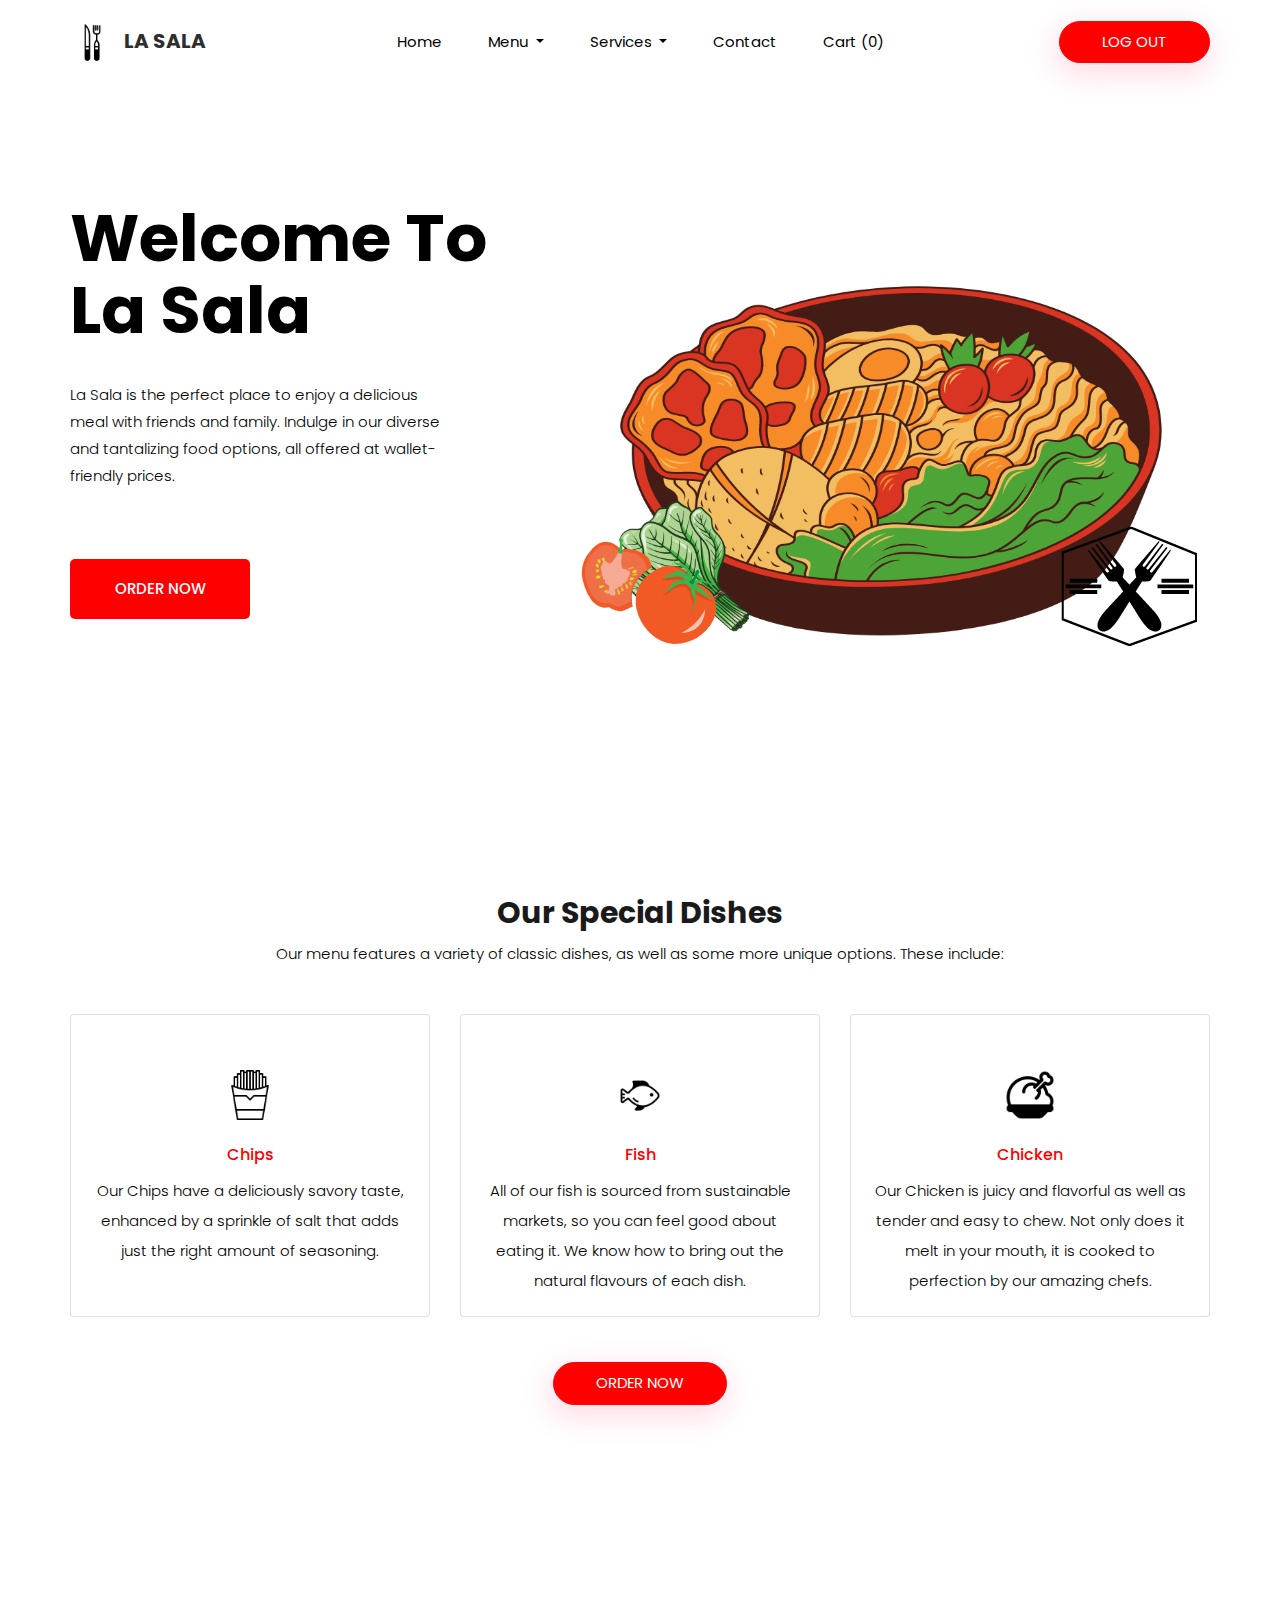
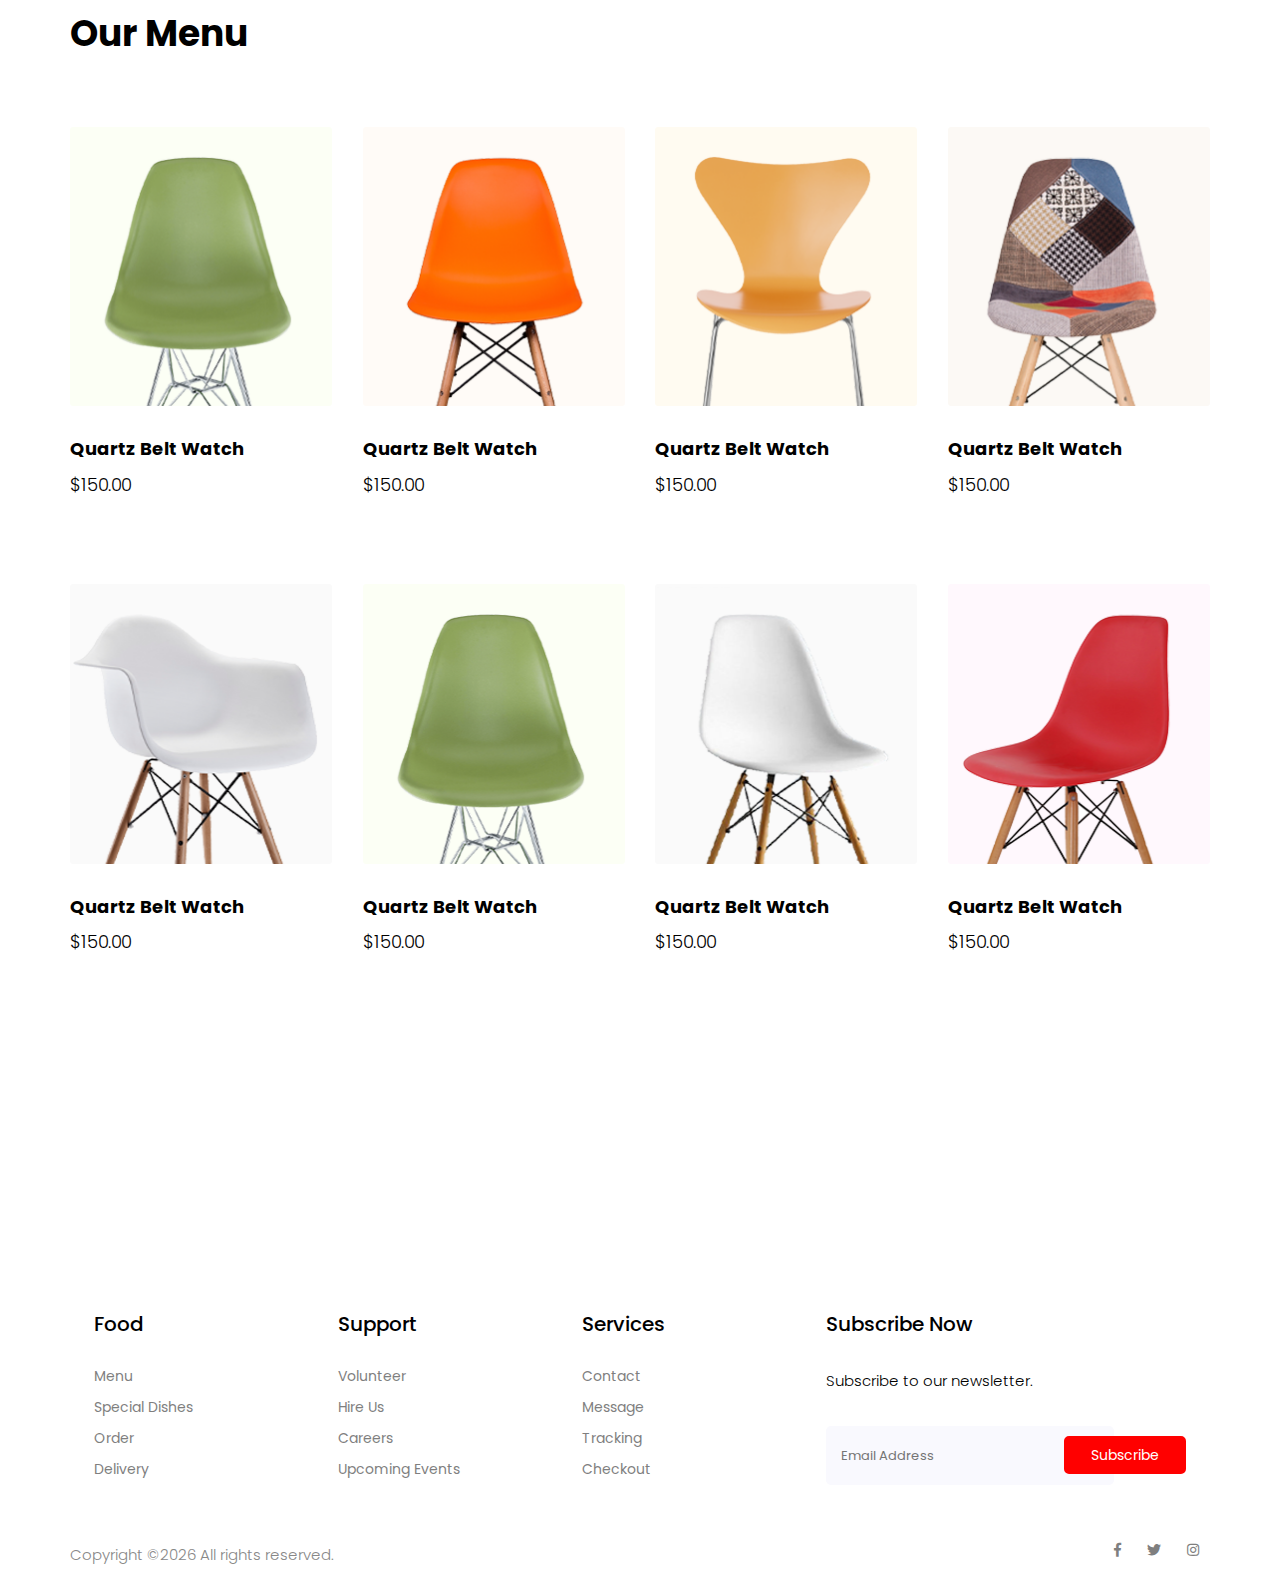
<file: index.html>
<!doctype html>
<html lang="zxx">

<head>
    <!-- Required meta tags -->
    <!-- <title>aranoz</title>
    <link rel="icon" href="img/favicon.png"> -->

    <!-- Basic -->
    <meta charset="utf-8" />
    <meta http-equiv="X-UA-Compatible" content="IE=edge" />
    <!-- Mobile Metas -->
    <meta name="viewport" content="width=device-width, initial-scale=1, shrink-to-fit=no" />
    <!-- Site Metas -->
    <meta name="keywords" content="" />
    <meta name="description" content="" />
    <meta name="author" content="" />

    <title>Home Page</title>

    <!-- slider stylesheet -->
    <link rel="stylesheet" type="text/css"
    href="https://cdnjs.cloudflare.com/ajax/libs/OwlCarousel2/2.1.3/assets/owl.carousel.min.css" />

    <!-- bootstrap core css -->
    <link rel="stylesheet" type="text/css" href="css/bootstrap.css" />

    <!-- fonts style -->
    <link href="https://fonts.googleapis.com/css?family=Poppins:400,700&display=swap" rel="stylesheet" />
    <!-- Custom styles for this template -->
    <link href="css/style1.css" rel="stylesheet" />
    <!-- responsive style -->
    <link href="css/responsive.css" rel="stylesheet" />  
    
    <!-- Bootstrap CSS -->
    <link rel="stylesheet" href="css/bootstrap.min.css">
    <!-- animate CSS -->
    <link rel="stylesheet" href="css/animate.css">
    <!-- owl carousel CSS -->
    <link rel="stylesheet" href="css/owl.carousel.min.css">
    <!-- font awesome CSS -->
    <link rel="stylesheet" href="css/all.css">
    <!-- flaticon CSS -->
    <link rel="stylesheet" href="css/flaticon.css">
    <link rel="stylesheet" href="css/themify-icons.css">
    <!-- font awesome CSS -->
    <link rel="stylesheet" href="css/magnific-popup.css">
    <!-- swiper CSS -->
    <link rel="stylesheet" href="css/slick.css">
    <!-- style CSS -->
    <link rel="stylesheet" href="css/style.css">
</head>

<body>
    <!--::header part start::-->
    <header class="main_menu home_menu">
        <div class="container">
            <div class="row align-items-center">
                <div class="col-lg-12">
                    <nav class="navbar navbar-expand-lg navbar-light">
                        <a class="navbar-brand" href="index.html">
                            <img src="images/logo1.png" alt="" /><span>
                              La Sala
                            </span>
                        </a>
                        <button class="navbar-toggler" type="button" data-toggle="collapse"
                            data-target="#navbarSupportedContent" aria-controls="navbarSupportedContent"
                            aria-expanded="false" aria-label="Toggle navigation">
                            <span class="menu_icon"><i class="fas fa-bars"></i></span>
                        </button>

                        <div class="collapse navbar-collapse main-menu-item" id="navbarSupportedContent">
                            <ul class="navbar-nav">
                                <li class="nav-item">
                                    <a class="nav-link" href="index.html">Home</a>
                                </li>
                                <li class="nav-item dropdown">
                                    <a class="nav-link dropdown-toggle" href="blog.html" id="navbarDropdown_1"
                                        role="button" data-toggle="dropdown" aria-haspopup="true" aria-expanded="false">
                                        Menu
                                    </a>
                                    <div class="dropdown-menu" aria-labelledby="navbarDropdown_1">
                                        <a class="dropdown-item" href="category.html"> Breakfast</a>
                                        <a class="dropdown-item" href="category.html"> Drinks</a>
                                        <a class="dropdown-item" href="category.html"> Lunch And Supper</a>
                                        <a class="dropdown-item" href="category.html"> Fruits</a>
                                        <a class="dropdown-item" href="category.html"> Special Offers</a>
                                        <a class="dropdown-item" href="category.html"> Tins And Cups</a>
                                        <a class="dropdown-item" href="single-product.html"> Food Details</a>
                                        
                                    </div>
                                </li>
                                <li class="nav-item dropdown">
                                    <a class="nav-link dropdown-toggle" href="blog.html" id="navbarDropdown_3"
                                        role="button" data-toggle="dropdown" aria-haspopup="true" aria-expanded="false">
                                        Services
                                    </a>
                                    <div class="dropdown-menu" aria-labelledby="navbarDropdown_2">
                                        <a class="dropdown-item" href="tracking.html"> Tracking</a>
                                        <a class="dropdown-item" href="checkout.html"> Checkout</a>
                                        <a class="dropdown-item" href="confirmation.html"> Confirmation</a>
                                    </div>
                                </li>
                                <li class="nav-item">
                                    <a class="nav-link" href="contact.html">Contact</a>
                                </li>
                                <li class="nav-item">
                                    <a class="nav-link" href="cart.html">Cart (0)</a>
                                </li>
                            </ul>
                        </div>
                        <div class="hearer_icon d-flex">
                            
                            <a href="signin.php" class="btn_3">
                                Log Out
                            </a>
                              
                                <!-- <div class="dropdown-menu" aria-labelledby="navbarDropdown">
                                    <div class="single_product">
    
                                    </div>
                                </div> -->
                                
                            </div>
                        </div>
                    </nav>
                </div>
            </div>
        </div>
        <div class="search_input" id="search_input_box">
            <div class="container ">
                <form class="d-flex justify-content-between search-inner">
                    <input type="text" class="form-control" id="search_input" placeholder="Search Here">
                    <button type="submit" class="btn"></button>
                    <span class="ti-close" id="close_search" title="Close Search"></span>
                </form>
            </div>
        </div>
    </header>
    <!-- Header part end-->

    <!-- banner part start-->
    <section class="banner_part">
        <div class="container">
            <div class="row align-items-center">
                <div class="col-lg-12">                 
                    <div class="single_banner_slider">
                        <div class="row">
                            <div class="col-lg-5 col-md-8">
                                <div class="banner_text">
                                    <div class="banner_text_iner">
                                            <h1>Welcome to
                                                La Sala</h1>
                                            <p>La Sala is the perfect place to enjoy a delicious meal with friends and family. Indulge in our diverse
                                               and tantalizing food options, all offered at wallet-friendly prices.</p>
                                            <a href="#" class="btn_2">Order now</a>
                                    </div>
                                </div>
                            </div>
                                <div class="banner_img d-none d-lg-block">
                                    <img src="images/LP3.png" alt="">
                                </div>
                        </div>
                    </div>

                        <!-- <div class="single_banner_slider">
                            <div class="row">
                                <div class="col-lg-5 col-md-8">
                                    <div class="banner_text">
                                        <div class="banner_text_iner">
                                            <h1>Cloth $ Wood Sofa</h1>
                                            <p>Incididunt ut labore et dolore magna aliqua quis ipsum
                                                suspendisse ultrices gravida. Risus commodo viverra</p>
                                            <a href="#" class="btn_2">buy now</a>
                                        </div>
                                    </div>
                                </div>
                                <div class="banner_img d-none d-lg-block">
                                    <img src="img/banner_img.png" alt="">
                                </div>
                            </div>
                        </div> -->
                    
                    <div class="slider-counter"></div>
                </div>
            </div>
        </div>
    </section>
    <!-- banner part start-->

    <!-- service section -->

  <section class="service_section layout_padding ">
    <div class="container">
      <h2 class="custom_heading">Our Special Dishes</h2>
      <p class="custom_heading-text">
        Our menu features a variety of classic dishes, as well as some more unique options. These include:
      </p>
      <div class=" layout_padding2">
        <div class="card-deck">
          <div class="card">
            <img class="card-img-top" src="images/Chips.png" alt="Card image cap" />
            <div class="card-body">
              <h5 class="card-title">Chips</h5>
              <p class="card-text">
                Our Chips have a deliciously savory taste, enhanced by a sprinkle of salt that adds just the right amount of seasoning.
            </div>
          </div>
          <div class="card">
            <img class="card-img-top" src="images/fish.png" alt="Card image cap" />
            <div class="card-body">
              <h5 class="card-title">Fish</h5>
              <p class="card-text">
                All of our fish is sourced from sustainable markets, so you can feel good about eating it. We know how to bring out the natural flavours of each dish.
              </p>
            </div>
          </div>
          <div class="card">
            <img class="card-img-top" src="images/chicken.png" alt="Card image cap" />
            <div class="card-body">
              <h5 class="card-title">Chicken</h5>
              <p class="card-text">
                Our Chicken is juicy and flavorful as well as tender and easy to chew. Not only does it melt in your mouth, it is cooked to perfection by our amazing chefs.
              </p>
            </div>
          </div>
        </div>
      </div>
      <div class="d-flex justify-content-center">
        <a href="" class="btn_3">
          ORDER NOW
        </a>
      </div>
    </div>
  </section>

  <!-- end service section -->

    <!-- product_list start-->
        <section class="product_list section_padding">
            <div class="container">
                <div class="row justify-content-center">
                    <div class="col-lg-12">
                        <div class="section_tittle text-center">
                            <h2>Our Menu</h2>
                        </div>
                    </div>
                </div>
                <div class="row">
                    <div class="col-lg-12">
                        <div class="product_list">                         
                                <div class="row align-items-center justify-content-between">
                                    <div class="col-lg-3 col-sm-6">
                                        <div class="single_product_item">
                                            <img src="img/product/product_1.png" alt="">
                                            <div class="single_product_text">
                                                <h4>Quartz Belt Watch</h4>
                                                <h3>$150.00</h3>
                                                <a href="#" class="add_cart">+ add to cart<i class="ti-heart"></i></a>
                                            </div>
                                        </div>
                                    </div>
                                    <div class="col-lg-3 col-sm-6">
                                        <div class="single_product_item">
                                            <img src="img/product/product_2.png" alt="">
                                            <div class="single_product_text">
                                                <h4>Quartz Belt Watch</h4>
                                                <h3>$150.00</h3>
                                                <a href="#" class="add_cart">+ add to cart<i class="ti-heart"></i></a>
                                            </div>
                                        </div>
                                    </div>
                                    <div class="col-lg-3 col-sm-6">
                                        <div class="single_product_item">
                                            <img src="img/product/product_3.png" alt="">
                                            <div class="single_product_text">
                                                <h4>Quartz Belt Watch</h4>
                                                <h3>$150.00</h3>
                                                <a href="#" class="add_cart">+ add to cart<i class="ti-heart"></i></a>
                                            </div>
                                        </div>
                                    </div>
                                    <div class="col-lg-3 col-sm-6">
                                        <div class="single_product_item">
                                            <img src="img/product/product_4.png" alt="">
                                            <div class="single_product_text">
                                                <h4>Quartz Belt Watch</h4>
                                                <h3>$150.00</h3>
                                                <a href="#" class="add_cart">+ add to cart<i class="ti-heart"></i></a>
                                            </div>
                                        </div>
                                    </div>
                                    <div class="col-lg-3 col-sm-6">
                                        <div class="single_product_item">
                                            <img src="img/product/product_5.png" alt="">
                                            <div class="single_product_text">
                                                <h4>Quartz Belt Watch</h4>
                                                <h3>$150.00</h3>
                                                <a href="#" class="add_cart">+ add to cart<i class="ti-heart"></i></a>
                                            </div>
                                        </div>
                                    </div>
                                    <div class="col-lg-3 col-sm-6">
                                        <div class="single_product_item">
                                            <img src="img/product/product_6.png" alt="">
                                            <div class="single_product_text">
                                                <h4>Quartz Belt Watch</h4>
                                                <h3>$150.00</h3>
                                                <a href="#" class="add_cart">+ add to cart<i class="ti-heart"></i></a>
                                            </div>
                                        </div>
                                    </div>
                                    <div class="col-lg-3 col-sm-6">
                                        <div class="single_product_item">
                                            <img src="img/product/product_7.png" alt="">
                                            <div class="single_product_text">
                                                <h4>Quartz Belt Watch</h4>
                                                <h3>$150.00</h3>
                                                <a href="#" class="add_cart">+ add to cart<i class="ti-heart"></i></a>
                                            </div>
                                        </div>
                                    </div>
                                    <div class="col-lg-3 col-sm-6">
                                        <div class="single_product_item">
                                            <img src="img/product/product_8.png" alt="">
                                            <div class="single_product_text">
                                                <h4>Quartz Belt Watch</h4>
                                                <h3>$150.00</h3>
                                                <a href="#" class="add_cart">+ add to cart<i class="ti-heart"></i></a>
                                            </div>
                                        </div>
                                    </div>
                            </div>
                        </div>
                    </div>
                </div>
            </div>
        </section>
    <!-- product_list part start-->

    <!--::footer_part start::-->
    <footer class="footer_part">
        <div class="container">
            <div class="row justify-content-around">
                <div class="col-sm-6 col-lg-2">
                    <div class="single_footer_part">
                        <h4>Food</h4>
                        <ul class="list-unstyled">
                            <li><a href="">Menu</a></li>
                            <li><a href="">Special Dishes</a></li>
                            <li><a href="">Order</a></li>
                            <li><a href="">Delivery</a></li>
                        </ul>
                    </div>
                </div>
                <div class="col-sm-6 col-lg-2">
                    <div class="single_footer_part">
                        <h4>Support</h4>
                        <ul class="list-unstyled">
                            <li><a href="">Volunteer</a></li>
                            <li><a href="">Hire Us</a></li>
                            <li><a href="">Careers</a></li>
                            <li><a href="">Upcoming Events</a></li>
                        </ul>
                    </div>
                </div>
                <div class="col-sm-6 col-lg-2">
                    <div class="single_footer_part">
                        <h4>Services</h4>
                        <ul class="list-unstyled">
                            <li><a href="">Contact</a></li>
                            <li><a href="">Message</a></li>
                            <li><a href="">Tracking</a></li>
                            <li><a href="">Checkout</a></li>
                        </ul>
                    </div>
                </div>

                <div class="col-sm-6 col-lg-4">
                    <div class="single_footer_part">
                        <h4>Subscribe Now</h4>
                        <p>Subscribe to our newsletter.
                        </p>
                        <div id="mc_embed_signup">
                            <form target="_blank"
                                action="https://spondonit.us12.list-manage.com/subscribe/post?u=1462626880ade1ac87bd9c93a&amp;id=92a4423d01"
                                method="get" class="subscribe_form relative mail_part">
                                <input type="email" name="email" id="newsletter-form-email" placeholder="Email Address"
                                    class="placeholder hide-on-focus" onfocus="this.placeholder = ''"
                                    onblur="this.placeholder = ' Email Address '">
                                <button type="submit" name="submit" id="newsletter-submit"
                                    class="email_icon newsletter-submit button-contactForm">Subscribe</button>
                                <div class="mt-10 info"></div>
                            </form>
                        </div>
                    </div>
                </div>
            </div>
            
        </div>
        <div class="copyright_part">
            <div class="container">
                <div class="row">
                    <div class="col-lg-8">
                        <div class="copyright_text">
                            <P><!-- Link back to Colorlib can't be removed. Template is licensed under CC BY 3.0. -->
Copyright &copy;<script>document.write(new Date().getFullYear());</script> All rights reserved.</a>
<!-- Link back to Colorlib can't be removed. Template is licensed under CC BY 3.0. --></P>
                        </div>
                    </div>
                    <div class="col-lg-4">
                        <div class="footer_icon social_icon">
                            <ul class="list-unstyled">
                                <li><a href="#" class="single_social_icon"><i class="fab fa-facebook-f"></i></a></li>
                                <li><a href="#" class="single_social_icon"><i class="fab fa-twitter"></i></a></li>
                                <li><a href="#" class="single_social_icon"><i class="fab fa-instagram"></i></a></li>
                            </ul>
                        </div>
                    </div>
                </div>
            </div>
        </div>
    </footer>
    <!--::footer_part end::-->

    <!-- jquery plugins here-->
    <script src="js/jquery-1.12.1.min.js"></script>
    <!-- popper js -->
    <script src="js/popper.min.js"></script>
    <!-- bootstrap js -->
    <script src="js/bootstrap.min.js"></script>
    <!-- easing js -->
    <script src="js/jquery.magnific-popup.js"></script>
    <!-- swiper js -->
    <script src="js/swiper.min.js"></script>
    <!-- swiper js -->
    <script src="js/masonry.pkgd.js"></script>
    <!-- particles js -->
    <script src="js/owl.carousel.min.js"></script>
    <script src="js/jquery.nice-select.min.js"></script>
    <!-- slick js -->
    <script src="js/slick.min.js"></script>
    <script src="js/jquery.counterup.min.js"></script>
    <script src="js/waypoints.min.js"></script>
    <script src="js/contact.js"></script>
    <script src="js/jquery.ajaxchimp.min.js"></script>
    <script src="js/jquery.form.js"></script>
    <script src="js/jquery.validate.min.js"></script>
    <script src="js/mail-script.js"></script>
    <!-- custom js -->
    <script src="js/custom.js"></script>
</body>

</html>
</file>
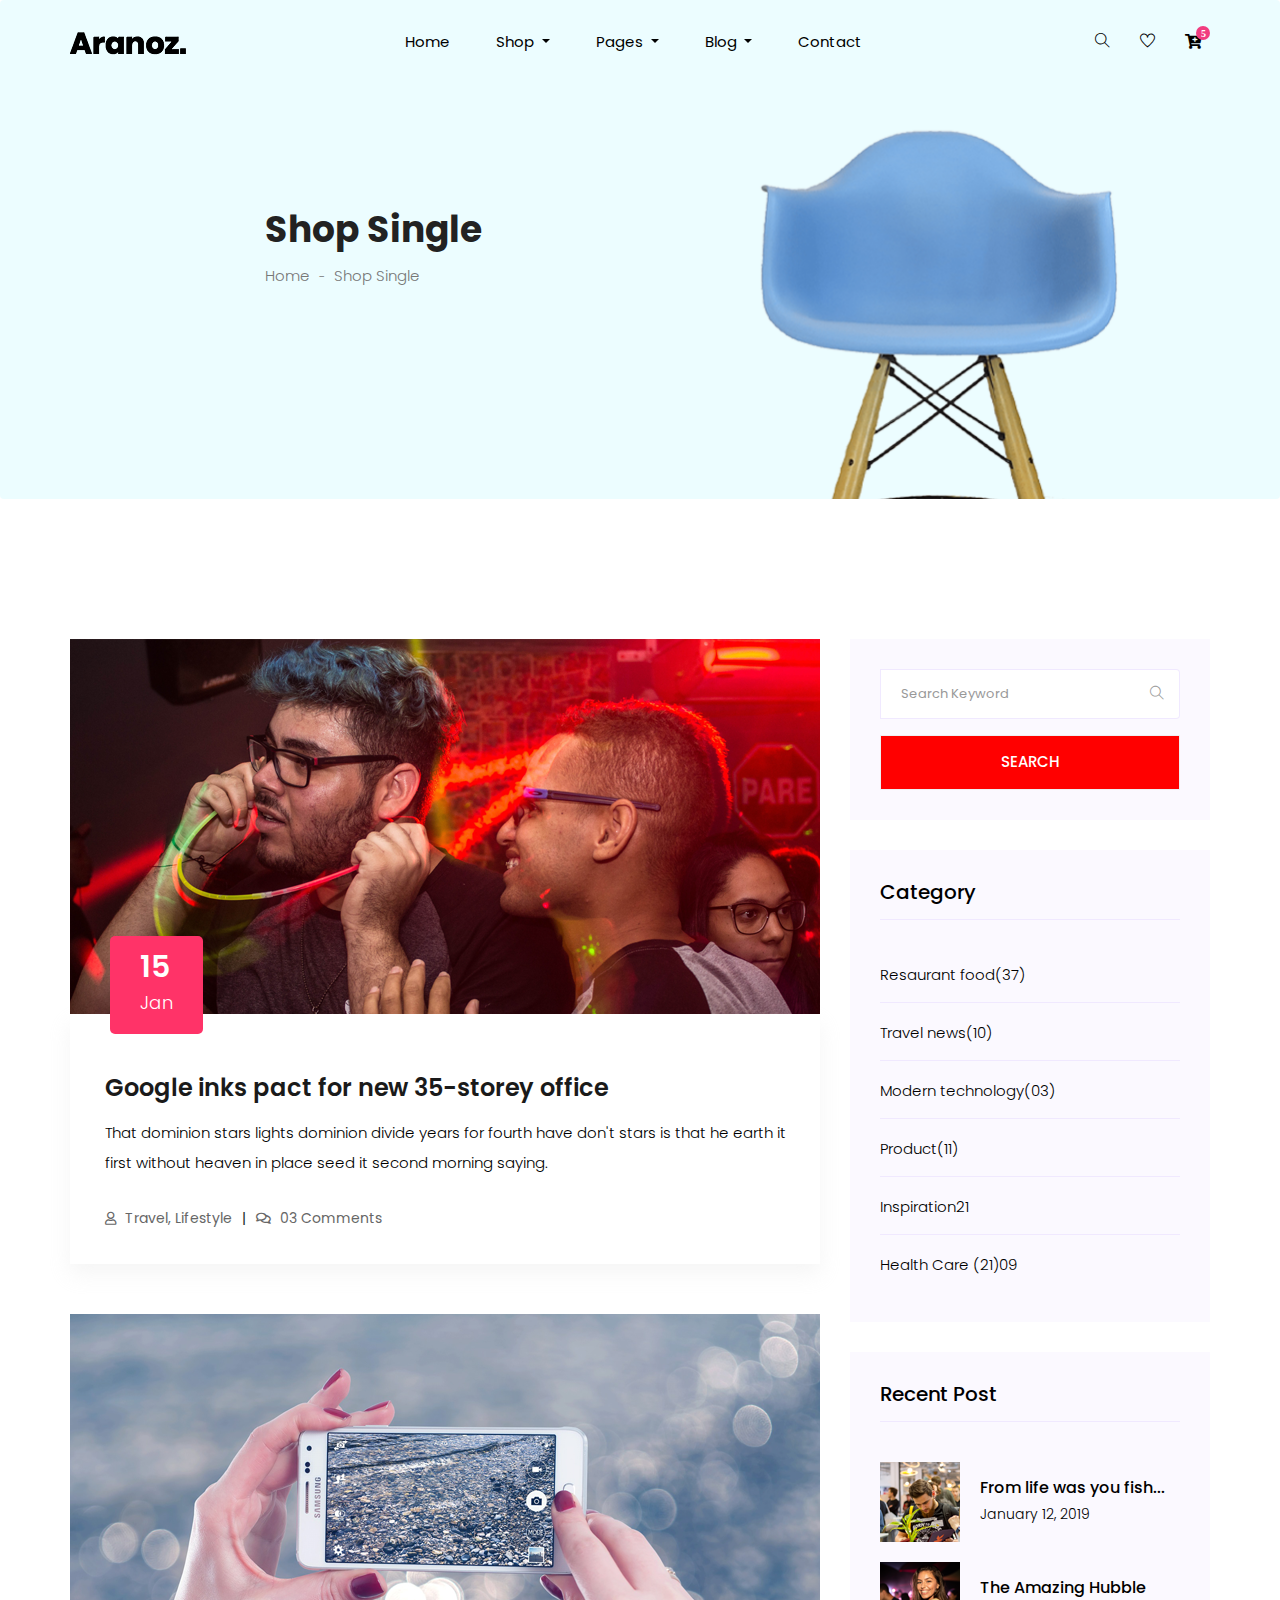
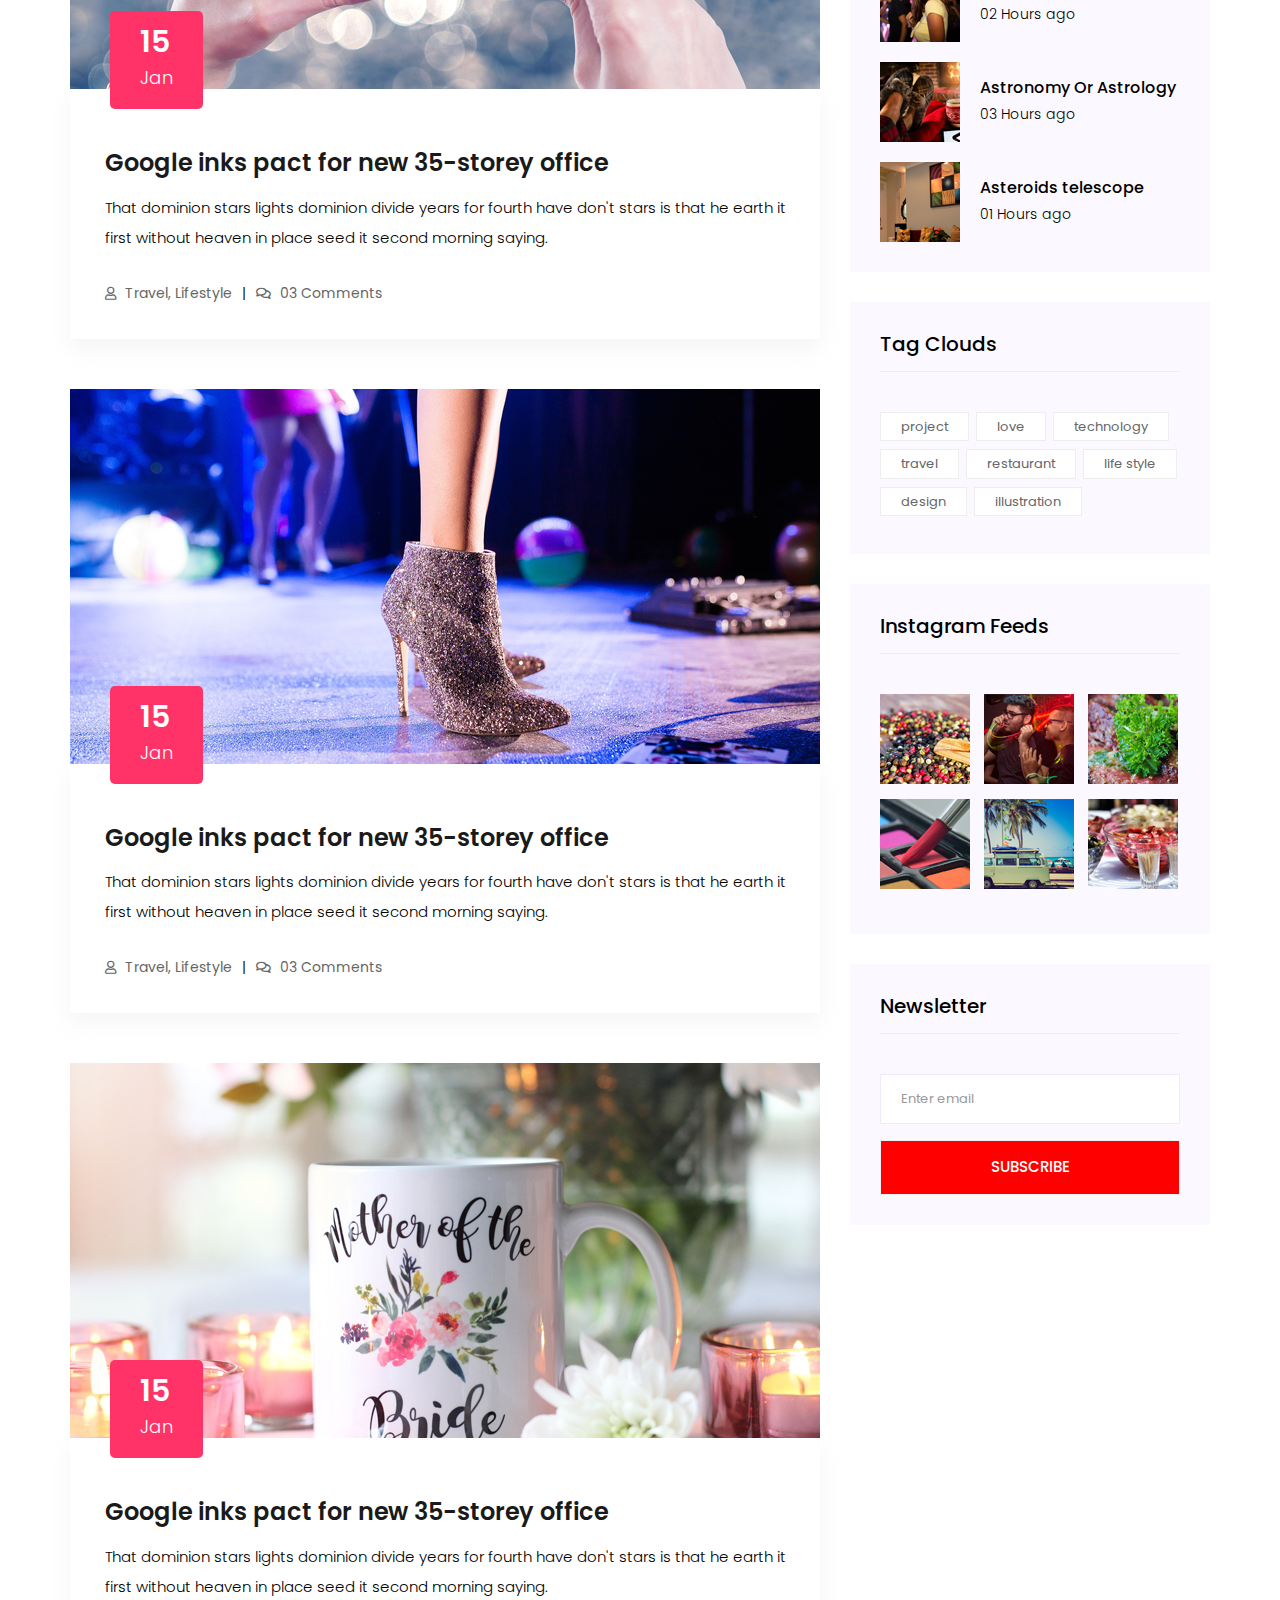
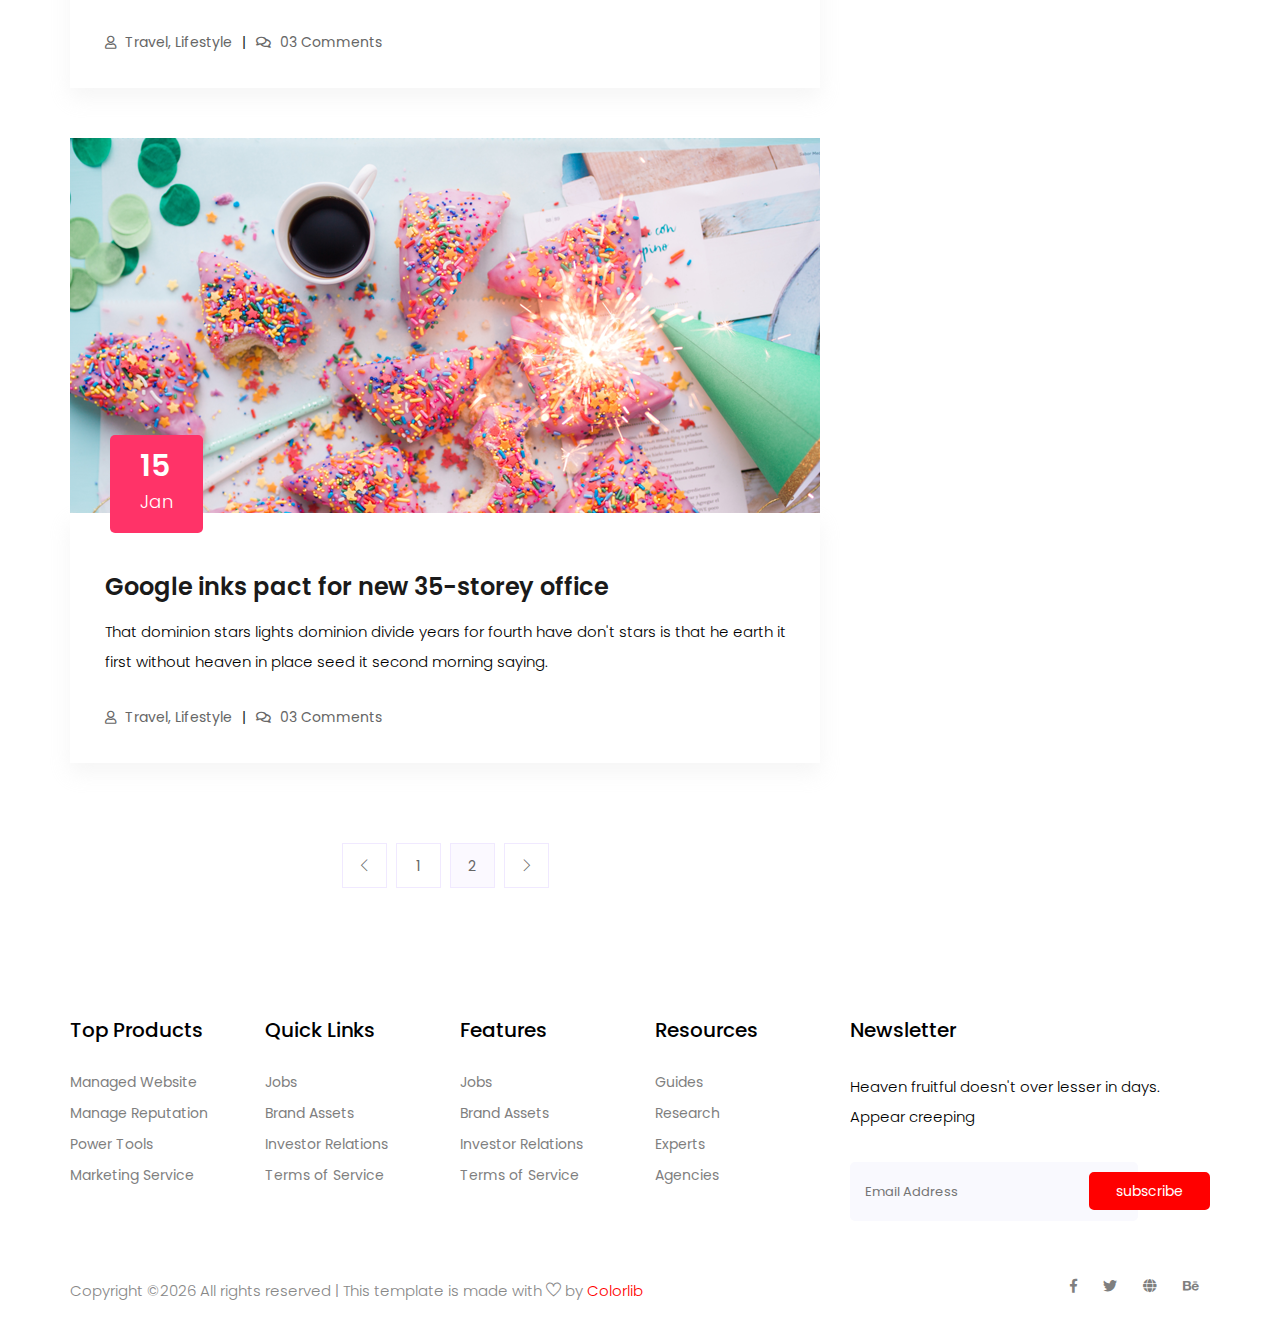
<file: blog.html>
<!doctype html>
<html lang="zxx">

<head>
    <!-- Required meta tags -->
    <meta charset="utf-8">
    <meta name="viewport" content="width=device-width, initial-scale=1, shrink-to-fit=no">
    <title>aranoz</title>
    <link rel="icon" href="img/favicon.png">
    <!-- Bootstrap CSS -->
    <link rel="stylesheet" href="css/bootstrap.min.css">
    <!-- animate CSS -->
    <link rel="stylesheet" href="css/animate.css">
    <!-- owl carousel CSS -->
    <link rel="stylesheet" href="css/owl.carousel.min.css">
    <!-- font awesome CSS -->
    <link rel="stylesheet" href="css/all.css">
    <!-- flaticon CSS -->
    <link rel="stylesheet" href="css/flaticon.css">
    <link rel="stylesheet" href="css/themify-icons.css">
    <!-- font awesome CSS -->
    <link rel="stylesheet" href="css/magnific-popup.css">
    <!-- swiper CSS -->
    <link rel="stylesheet" href="css/slick.css">
    <!-- style CSS -->
    <link rel="stylesheet" href="css/style.css">
</head>

<body>
    <!--::header part start::-->
    <header class="main_menu home_menu">
        <div class="container">
            <div class="row align-items-center">
                <div class="col-lg-12">
                    <nav class="navbar navbar-expand-lg navbar-light">
                        <a class="navbar-brand" href="index.html"> <img src="img/logo.png" alt="logo"> </a>
                        <button class="navbar-toggler" type="button" data-toggle="collapse"
                            data-target="#navbarSupportedContent" aria-controls="navbarSupportedContent"
                            aria-expanded="false" aria-label="Toggle navigation">
                            <span class="menu_icon"><i class="fas fa-bars"></i></span>
                        </button>

                        <div class="collapse navbar-collapse main-menu-item" id="navbarSupportedContent">
                            <ul class="navbar-nav">
                                <li class="nav-item">
                                    <a class="nav-link" href="index.html">Home</a>
                                </li>
                                <li class="nav-item dropdown">
                                    <a class="nav-link dropdown-toggle" href="blog.html" id="navbarDropdown_1"
                                        role="button" data-toggle="dropdown" aria-haspopup="true" aria-expanded="false">
                                        Shop
                                    </a>
                                    <div class="dropdown-menu" aria-labelledby="navbarDropdown_1">
                                        <a class="dropdown-item" href="category.html"> shop category</a>
                                        <a class="dropdown-item" href="single-product.html">product details</a>
                                        
                                    </div>
                                </li>
                                <li class="nav-item dropdown">
                                    <a class="nav-link dropdown-toggle" href="blog.html" id="navbarDropdown_3"
                                        role="button" data-toggle="dropdown" aria-haspopup="true" aria-expanded="false">
                                        pages
                                    </a>
                                    <div class="dropdown-menu" aria-labelledby="navbarDropdown_2">
                                        <a class="dropdown-item" href="login.html"> login</a>
                                        <a class="dropdown-item" href="tracking.html">tracking</a>
                                        <a class="dropdown-item" href="checkout.html">product checkout</a>
                                        <a class="dropdown-item" href="cart.html">shopping cart</a>
                                        <a class="dropdown-item" href="confirmation.html">confirmation</a>
                                        <a class="dropdown-item" href="elements.html">elements</a>
                                    </div>
                                </li>
                                <li class="nav-item dropdown">
                                    <a class="nav-link dropdown-toggle" href="blog.html" id="navbarDropdown_2"
                                        role="button" data-toggle="dropdown" aria-haspopup="true" aria-expanded="false">
                                        blog
                                    </a>
                                    <div class="dropdown-menu" aria-labelledby="navbarDropdown_2">
                                        <a class="dropdown-item" href="blog.html"> blog</a>
                                        <a class="dropdown-item" href="single-blog.html">Single blog</a>
                                    </div>
                                </li>
                                
                                <li class="nav-item">
                                    <a class="nav-link" href="contact.html">Contact</a>
                                </li>
                            </ul>
                        </div>
                        <div class="hearer_icon d-flex">
                            <a id="search_1" href="javascript:void(0)"><i class="ti-search"></i></a>
                            <a href=""><i class="ti-heart"></i></a>
                            <div class="dropdown cart">
                                <a class="dropdown-toggle" href="#" id="navbarDropdown3" role="button"
                                    data-toggle="dropdown" aria-haspopup="true" aria-expanded="false">
                                    <i class="fas fa-cart-plus"></i>
                                </a>
                                <!-- <div class="dropdown-menu" aria-labelledby="navbarDropdown">
                                    <div class="single_product">
    
                                    </div>
                                </div> -->
                                
                            </div>
                        </div>
                    </nav>
                </div>
            </div>
        </div>
        <div class="search_input" id="search_input_box">
            <div class="container ">
                <form class="d-flex justify-content-between search-inner">
                    <input type="text" class="form-control" id="search_input" placeholder="Search Here">
                    <button type="submit" class="btn"></button>
                    <span class="ti-close" id="close_search" title="Close Search"></span>
                </form>
            </div>
        </div>
    </header>
    <!-- Header part end-->

    <!--================Home Banner Area =================-->
    <!-- breadcrumb start-->
    <section class="breadcrumb breadcrumb_bg">
        <div class="container">
            <div class="row justify-content-center">
                <div class="col-lg-8">
                    <div class="breadcrumb_iner">
                        <div class="breadcrumb_iner_item">
                            <h2>Shop Single</h2>
                            <p>Home <span>-</span> Shop Single</p>
                        </div>
                    </div>
                </div>
            </div>
        </div>
    </section>
    <!-- breadcrumb start-->

    <!--================Blog Area =================-->
    <section class="blog_area padding_top">
        <div class="container">
            <div class="row">
                <div class="col-lg-8 mb-5 mb-lg-0">
                    <div class="blog_left_sidebar">
                        <article class="blog_item">
                            <div class="blog_item_img">
                                <img class="card-img rounded-0" src="img/blog/single_blog_1.png" alt="">
                                <a href="#" class="blog_item_date">
                                    <h3>15</h3>
                                    <p>Jan</p>
                                </a>
                            </div>

                            <div class="blog_details">
                                <a class="d-inline-block" href="single-blog.html">
                                    <h2>Google inks pact for new 35-storey office</h2>
                                </a>
                                <p>That dominion stars lights dominion divide years for fourth have don't stars is that
                                    he earth it first without heaven in place seed it second morning saying.</p>
                                <ul class="blog-info-link">
                                    <li><a href="#"><i class="far fa-user"></i> Travel, Lifestyle</a></li>
                                    <li><a href="#"><i class="far fa-comments"></i> 03 Comments</a></li>
                                </ul>
                            </div>
                        </article>

                        <article class="blog_item">
                            <div class="blog_item_img">
                                <img class="card-img rounded-0" src="img/blog/single_blog_2.png" alt="">
                                <a href="#" class="blog_item_date">
                                    <h3>15</h3>
                                    <p>Jan</p>
                                </a>
                            </div>

                            <div class="blog_details">
                                <a class="d-inline-block" href="single-blog.html">
                                    <h2>Google inks pact for new 35-storey office</h2>
                                </a>
                                <p>That dominion stars lights dominion divide years for fourth have don't stars is that
                                    he earth it first without heaven in place seed it second morning saying.</p>
                                <ul class="blog-info-link">
                                    <li><a href="#"><i class="far fa-user"></i> Travel, Lifestyle</a></li>
                                    <li><a href="#"><i class="far fa-comments"></i> 03 Comments</a></li>
                                </ul>
                            </div>
                        </article>

                        <article class="blog_item">
                            <div class="blog_item_img">
                                <img class="card-img rounded-0" src="img/blog/single_blog_3.png" alt="">
                                <a href="#" class="blog_item_date">
                                    <h3>15</h3>
                                    <p>Jan</p>
                                </a>
                            </div>

                            <div class="blog_details">
                                <a class="d-inline-block" href="single-blog.html">
                                    <h2>Google inks pact for new 35-storey office</h2>
                                </a>
                                <p>That dominion stars lights dominion divide years for fourth have don't stars is that
                                    he earth it first without heaven in place seed it second morning saying.</p>
                                <ul class="blog-info-link">
                                    <li><a href="#"><i class="far fa-user"></i> Travel, Lifestyle</a></li>
                                    <li><a href="#"><i class="far fa-comments"></i> 03 Comments</a></li>
                                </ul>
                            </div>
                        </article>

                        <article class="blog_item">
                            <div class="blog_item_img">
                                <img class="card-img rounded-0" src="img/blog/single_blog_4.png" alt="">
                                <a href="#" class="blog_item_date">
                                    <h3>15</h3>
                                    <p>Jan</p>
                                </a>
                            </div>

                            <div class="blog_details">
                                <a class="d-inline-block" href="single-blog.html">
                                    <h2>Google inks pact for new 35-storey office</h2>
                                </a>
                                <p>That dominion stars lights dominion divide years for fourth have don't stars is that
                                    he earth it first without heaven in place seed it second morning saying.</p>
                                <ul class="blog-info-link">
                                    <li><a href="#"><i class="far fa-user"></i> Travel, Lifestyle</a></li>
                                    <li><a href="#"><i class="far fa-comments"></i> 03 Comments</a></li>
                                </ul>
                            </div>
                        </article>

                        <article class="blog_item">
                            <div class="blog_item_img">
                                <img class="card-img rounded-0" src="img/blog/single_blog_5.png" alt="">
                                <a href="#" class="blog_item_date">
                                    <h3>15</h3>
                                    <p>Jan</p>
                                </a>
                            </div>

                            <div class="blog_details">
                                <a class="d-inline-block" href="single-blog.html">
                                    <h2>Google inks pact for new 35-storey office</h2>
                                </a>
                                <p>That dominion stars lights dominion divide years for fourth have don't stars is that
                                    he earth it first without heaven in place seed it second morning saying.</p>
                                <ul class="blog-info-link">
                                    <li><a href="#"><i class="far fa-user"></i> Travel, Lifestyle</a></li>
                                    <li><a href="#"><i class="far fa-comments"></i> 03 Comments</a></li>
                                </ul>
                            </div>
                        </article>

                        <nav class="blog-pagination justify-content-center d-flex">
                            <ul class="pagination">
                                <li class="page-item">
                                    <a href="#" class="page-link" aria-label="Previous">
                                        <i class="ti-angle-left"></i>
                                    </a>
                                </li>
                                <li class="page-item">
                                    <a href="#" class="page-link">1</a>
                                </li>
                                <li class="page-item active">
                                    <a href="#" class="page-link">2</a>
                                </li>
                                <li class="page-item">
                                    <a href="#" class="page-link" aria-label="Next">
                                        <i class="ti-angle-right"></i>
                                    </a>
                                </li>
                            </ul>
                        </nav>
                    </div>
                </div>
                <div class="col-lg-4">
                    <div class="blog_right_sidebar">
                        <aside class="single_sidebar_widget search_widget">
                            <form action="#">
                                <div class="form-group">
                                    <div class="input-group mb-3">
                                        <input type="text" class="form-control" placeholder='Search Keyword'
                                            onfocus="this.placeholder = ''"
                                            onblur="this.placeholder = 'Search Keyword'">
                                        <div class="input-group-append">
                                            <button class="btn" type="button"><i class="ti-search"></i></button>
                                        </div>
                                    </div>
                                </div>
                                <button class="button rounded-0 primary-bg text-white w-100 btn_1"
                                    type="submit">Search</button>
                            </form>
                        </aside>

                        <aside class="single_sidebar_widget post_category_widget">
                            <h4 class="widget_title">Category</h4>
                            <ul class="list cat-list">
                                <li>
                                    <a href="#" class="d-flex">
                                        <p>Resaurant food</p>
                                        <p>(37)</p>
                                    </a>
                                </li>
                                <li>
                                    <a href="#" class="d-flex">
                                        <p>Travel news</p>
                                        <p>(10)</p>
                                    </a>
                                </li>
                                <li>
                                    <a href="#" class="d-flex">
                                        <p>Modern technology</p>
                                        <p>(03)</p>
                                    </a>
                                </li>
                                <li>
                                    <a href="#" class="d-flex">
                                        <p>Product</p>
                                        <p>(11)</p>
                                    </a>
                                </li>
                                <li>
                                    <a href="#" class="d-flex">
                                        <p>Inspiration</p>
                                        <p>21</p>
                                    </a>
                                </li>
                                <li>
                                    <a href="#" class="d-flex">
                                        <p>Health Care (21)</p>
                                        <p>09</p>
                                    </a>
                                </li>
                            </ul>
                        </aside>

                        <aside class="single_sidebar_widget popular_post_widget">
                            <h3 class="widget_title">Recent Post</h3>
                            <div class="media post_item">
                                <img src="img/post/post_1.png" alt="post">
                                <div class="media-body">
                                    <a href="single-blog.html">
                                        <h3>From life was you fish...</h3>
                                    </a>
                                    <p>January 12, 2019</p>
                                </div>
                            </div>
                            <div class="media post_item">
                                <img src="img/post/post_2.png" alt="post">
                                <div class="media-body">
                                    <a href="single-blog.html">
                                        <h3>The Amazing Hubble</h3>
                                    </a>
                                    <p>02 Hours ago</p>
                                </div>
                            </div>
                            <div class="media post_item">
                                <img src="img/post/post_3.png" alt="post">
                                <div class="media-body">
                                    <a href="single-blog.html">
                                        <h3>Astronomy Or Astrology</h3>
                                    </a>
                                    <p>03 Hours ago</p>
                                </div>
                            </div>
                            <div class="media post_item">
                                <img src="img/post/post_4.png" alt="post">
                                <div class="media-body">
                                    <a href="single-blog.html">
                                        <h3>Asteroids telescope</h3>
                                    </a>
                                    <p>01 Hours ago</p>
                                </div>
                            </div>
                        </aside>
                        <aside class="single_sidebar_widget tag_cloud_widget">
                            <h4 class="widget_title">Tag Clouds</h4>
                            <ul class="list">
                                <li>
                                    <a href="#">project</a>
                                </li>
                                <li>
                                    <a href="#">love</a>
                                </li>
                                <li>
                                    <a href="#">technology</a>
                                </li>
                                <li>
                                    <a href="#">travel</a>
                                </li>
                                <li>
                                    <a href="#">restaurant</a>
                                </li>
                                <li>
                                    <a href="#">life style</a>
                                </li>
                                <li>
                                    <a href="#">design</a>
                                </li>
                                <li>
                                    <a href="#">illustration</a>
                                </li>
                            </ul>
                        </aside>


                        <aside class="single_sidebar_widget instagram_feeds">
                            <h4 class="widget_title">Instagram Feeds</h4>
                            <ul class="instagram_row flex-wrap">
                                <li>
                                    <a href="#">
                                        <img class="img-fluid" src="img/post/post_5.png" alt="">
                                    </a>
                                </li>
                                <li>
                                    <a href="#">
                                        <img class="img-fluid" src="img/post/post_6.png" alt="">
                                    </a>
                                </li>
                                <li>
                                    <a href="#">
                                        <img class="img-fluid" src="img/post/post_7.png" alt="">
                                    </a>
                                </li>
                                <li>
                                    <a href="#">
                                        <img class="img-fluid" src="img/post/post_8.png" alt="">
                                    </a>
                                </li>
                                <li>
                                    <a href="#">
                                        <img class="img-fluid" src="img/post/post_9.png" alt="">
                                    </a>
                                </li>
                                <li>
                                    <a href="#">
                                        <img class="img-fluid" src="img/post/post_10.png" alt="">
                                    </a>
                                </li>
                            </ul>
                        </aside>


                        <aside class="single_sidebar_widget newsletter_widget">
                            <h4 class="widget_title">Newsletter</h4>

                            <form action="#">
                                <div class="form-group">
                                    <input type="email" class="form-control" onfocus="this.placeholder = ''"
                                        onblur="this.placeholder = 'Enter email'" placeholder='Enter email' required>
                                </div>
                                <button class="button rounded-0 primary-bg text-white w-100 btn_1"
                                    type="submit">Subscribe</button>
                            </form>
                        </aside>
                    </div>
                </div>
            </div>
        </div>
    </section>
    <!--================Blog Area =================-->

    <!--::footer_part start::-->
    <footer class="footer_part">
        <div class="container">
            <div class="row justify-content-around">
                <div class="col-sm-6 col-lg-2">
                    <div class="single_footer_part">
                        <h4>Top Products</h4>
                        <ul class="list-unstyled">
                            <li><a href="">Managed Website</a></li>
                            <li><a href="">Manage Reputation</a></li>
                            <li><a href="">Power Tools</a></li>
                            <li><a href="">Marketing Service</a></li>
                        </ul>
                    </div>
                </div>
                <div class="col-sm-6 col-lg-2">
                    <div class="single_footer_part">
                        <h4>Quick Links</h4>
                        <ul class="list-unstyled">
                            <li><a href="">Jobs</a></li>
                            <li><a href="">Brand Assets</a></li>
                            <li><a href="">Investor Relations</a></li>
                            <li><a href="">Terms of Service</a></li>
                        </ul>
                    </div>
                </div>
                <div class="col-sm-6 col-lg-2">
                    <div class="single_footer_part">
                        <h4>Features</h4>
                        <ul class="list-unstyled">
                            <li><a href="">Jobs</a></li>
                            <li><a href="">Brand Assets</a></li>
                            <li><a href="">Investor Relations</a></li>
                            <li><a href="">Terms of Service</a></li>
                        </ul>
                    </div>
                </div>
                <div class="col-sm-6 col-lg-2">
                    <div class="single_footer_part">
                        <h4>Resources</h4>
                        <ul class="list-unstyled">
                            <li><a href="">Guides</a></li>
                            <li><a href="">Research</a></li>
                            <li><a href="">Experts</a></li>
                            <li><a href="">Agencies</a></li>
                        </ul>
                    </div>
                </div>
                <div class="col-sm-6 col-lg-4">
                    <div class="single_footer_part">
                        <h4>Newsletter</h4>
                        <p>Heaven fruitful doesn't over lesser in days. Appear creeping
                        </p>
                        <div id="mc_embed_signup">
                            <form target="_blank"
                                action="https://spondonit.us12.list-manage.com/subscribe/post?u=1462626880ade1ac87bd9c93a&amp;id=92a4423d01"
                                method="get" class="subscribe_form relative mail_part">
                                <input type="email" name="email" id="newsletter-form-email" placeholder="Email Address"
                                    class="placeholder hide-on-focus" onfocus="this.placeholder = ''"
                                    onblur="this.placeholder = ' Email Address '">
                                <button type="submit" name="submit" id="newsletter-submit"
                                    class="email_icon newsletter-submit button-contactForm">subscribe</button>
                                <div class="mt-10 info"></div>
                            </form>
                        </div>
                    </div>
                </div>
            </div>

        </div>
        <div class="copyright_part">
            <div class="container">
                <div class="row">
                    <div class="col-lg-8">
                        <div class="copyright_text">
                            <P><!-- Link back to Colorlib can't be removed. Template is licensed under CC BY 3.0. -->
Copyright &copy;<script>document.write(new Date().getFullYear());</script> All rights reserved | This template is made with <i class="ti-heart" aria-hidden="true"></i> by <a href="https://colorlib.com" target="_blank">Colorlib</a>
<!-- Link back to Colorlib can't be removed. Template is licensed under CC BY 3.0. --></P>
                        </div>
                    </div>
                    <div class="col-lg-4">
                        <div class="footer_icon social_icon">
                            <ul class="list-unstyled">
                                <li><a href="#" class="single_social_icon"><i class="fab fa-facebook-f"></i></a></li>
                                <li><a href="#" class="single_social_icon"><i class="fab fa-twitter"></i></a></li>
                                <li><a href="#" class="single_social_icon"><i class="fas fa-globe"></i></a></li>
                                <li><a href="#" class="single_social_icon"><i class="fab fa-behance"></i></a></li>
                            </ul>
                        </div>
                    </div>
                </div>
            </div>
        </div>
    </footer>
    <!--::footer_part end::-->

    <!-- jquery plugins here-->
    <!-- jquery -->
    <script src="js/jquery-1.12.1.min.js"></script>
    <!-- popper js -->
    <script src="js/popper.min.js"></script>
    <!-- bootstrap js -->
    <script src="js/bootstrap.min.js"></script>
    <!-- easing js -->
    <script src="js/jquery.magnific-popup.js"></script>
    <!-- swiper js -->
    <script src="js/swiper.min.js"></script>
    <!-- swiper js -->
    <script src="js/masonry.pkgd.js"></script>
    <!-- particles js -->
    <script src="js/owl.carousel.min.js"></script>
    <script src="js/jquery.nice-select.min.js"></script>
    <!-- slick js -->
    <script src="js/slick.min.js"></script>
    <script src="js/jquery.counterup.min.js"></script>
    <script src="js/waypoints.min.js"></script>
    <script src="js/contact.js"></script>
    <script src="js/jquery.ajaxchimp.min.js"></script>
    <script src="js/jquery.form.js"></script>
    <script src="js/jquery.validate.min.js"></script>
    <script src="js/mail-script.js"></script>
    <!-- custom js -->
    <script src="js/custom.js"></script>
</body>

</html>
</file>
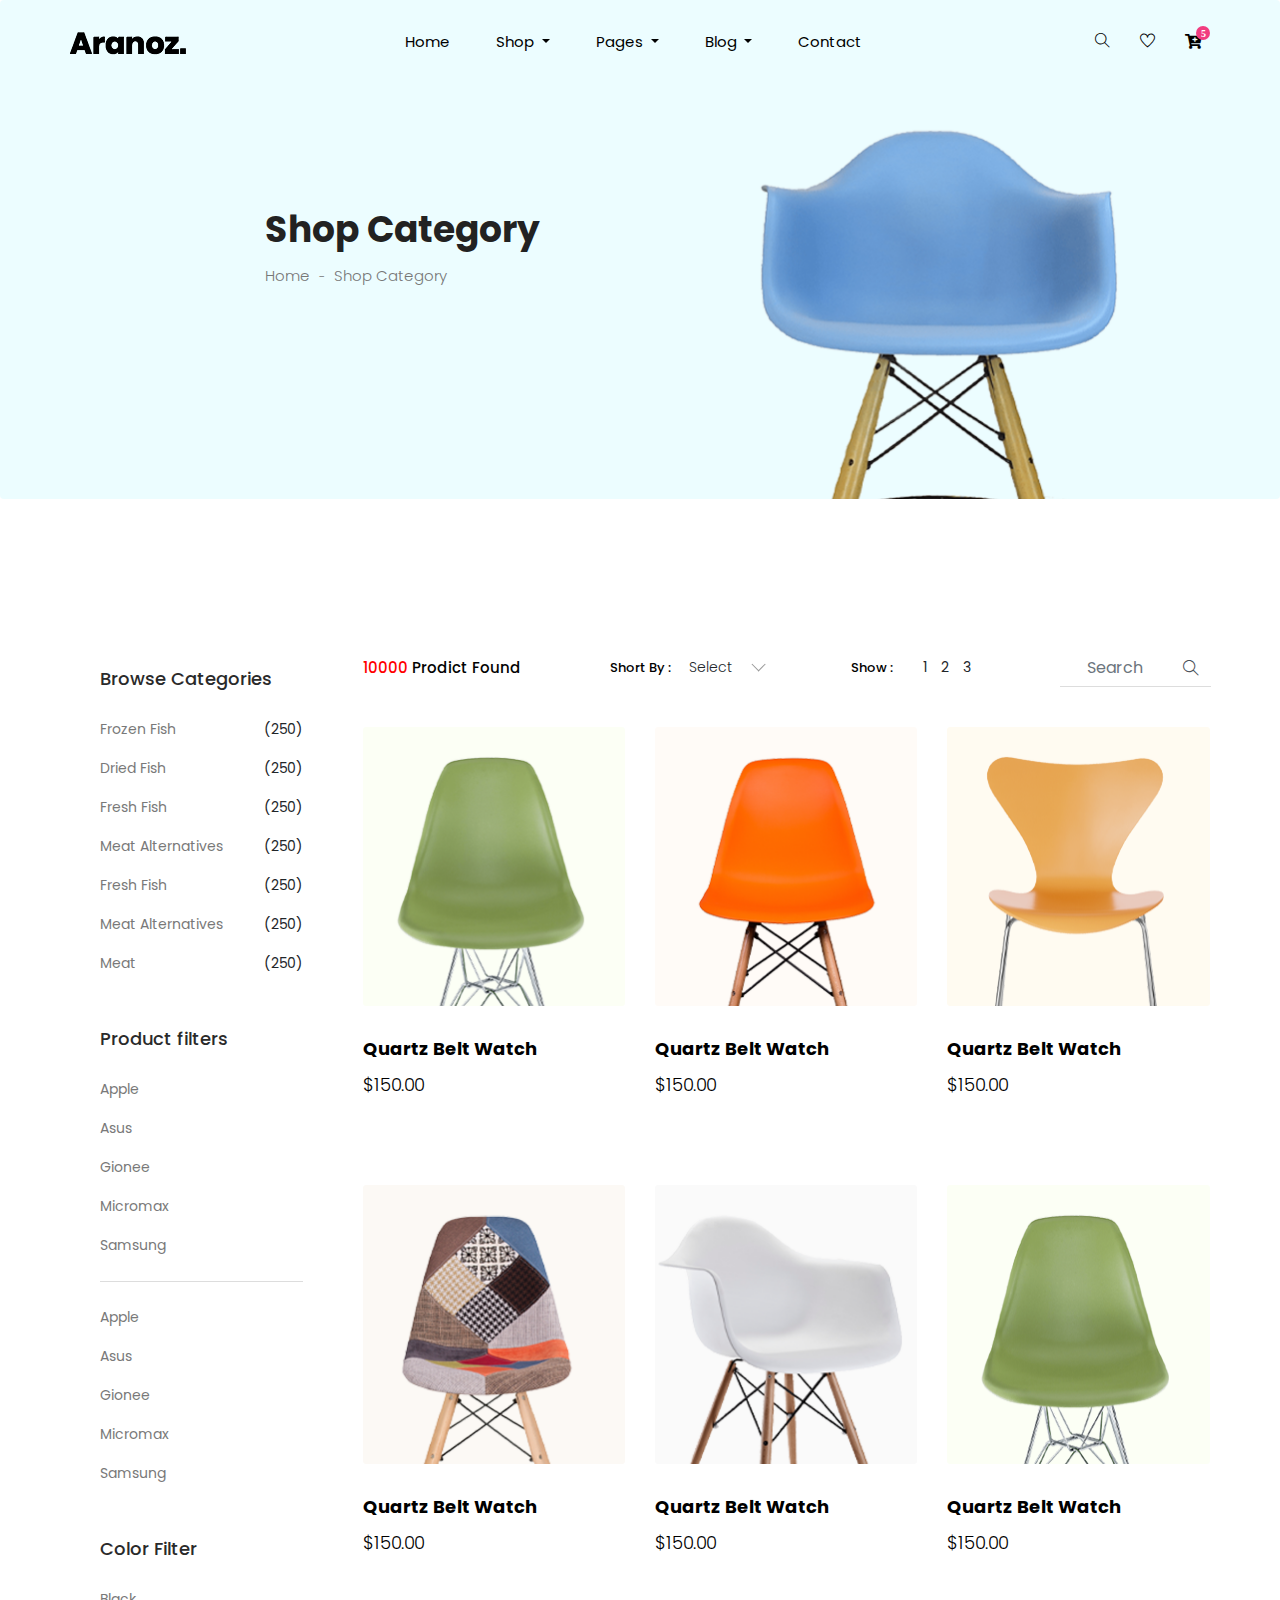
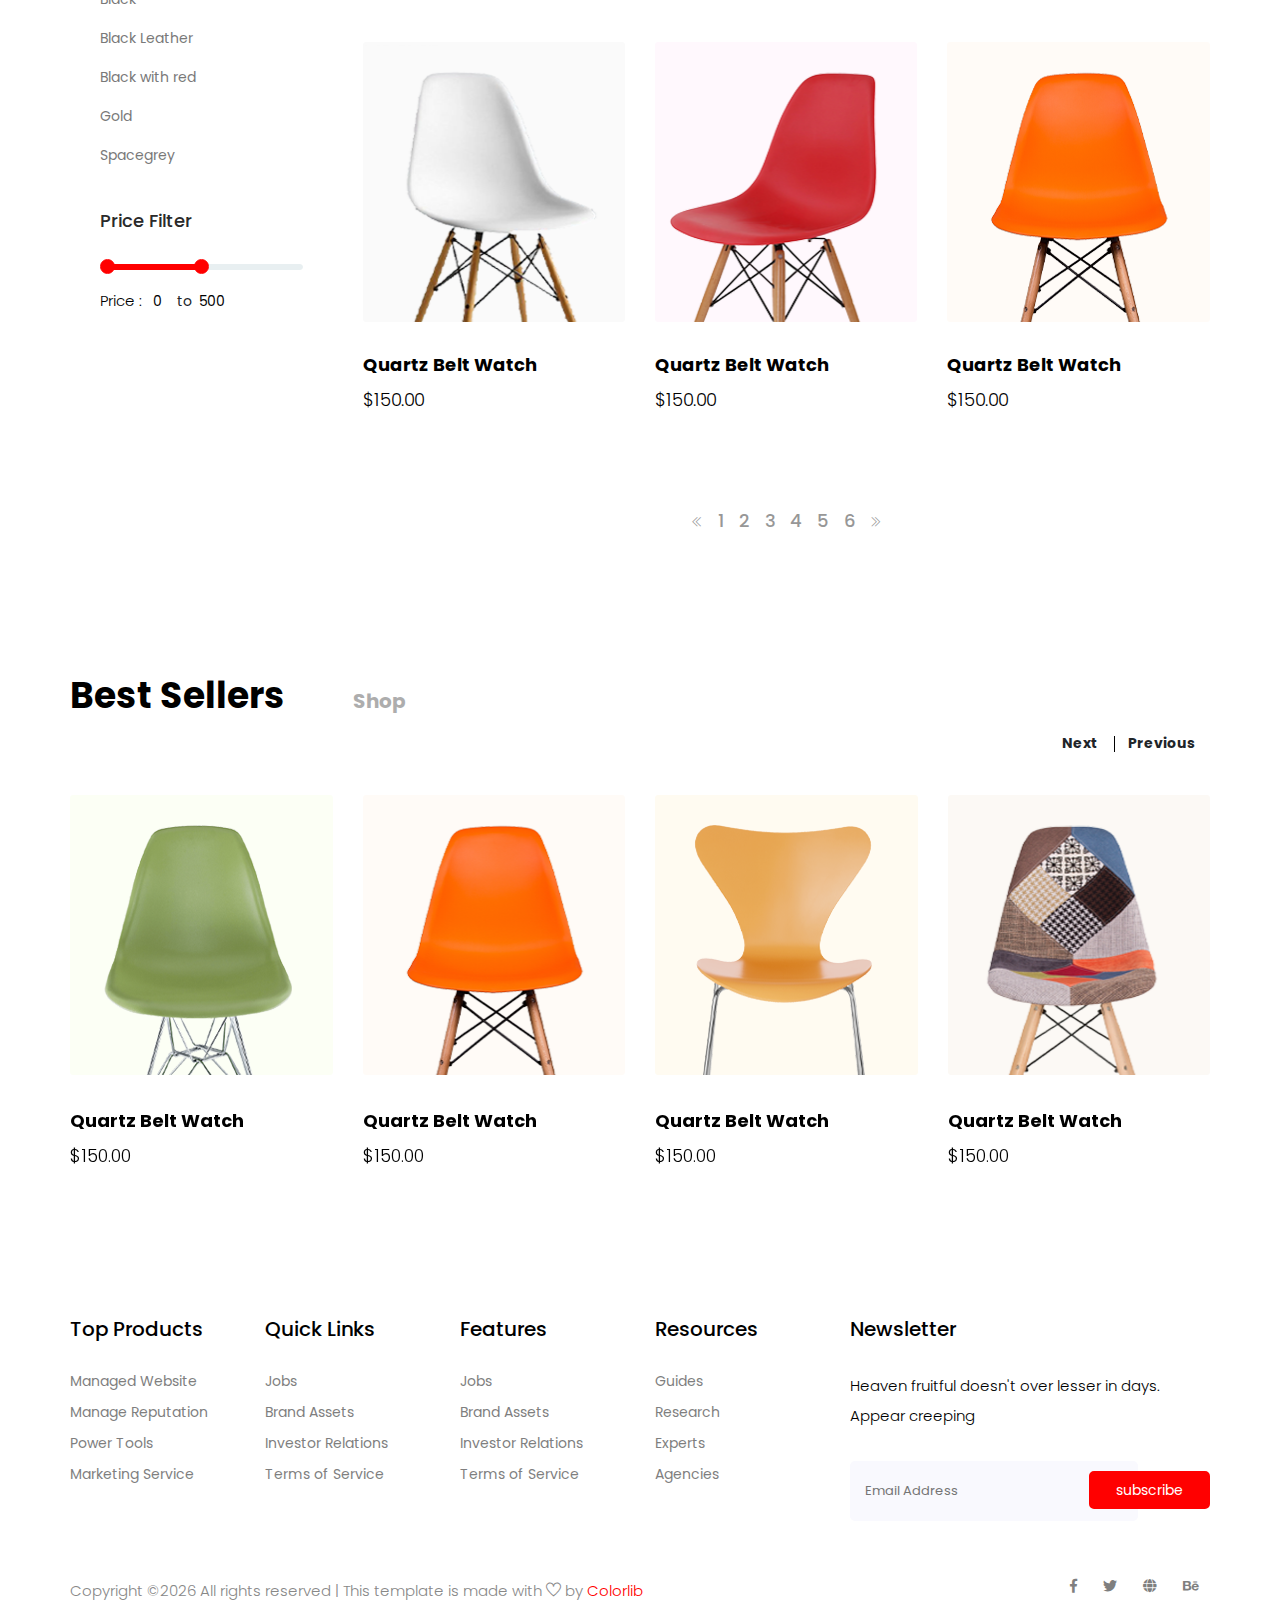
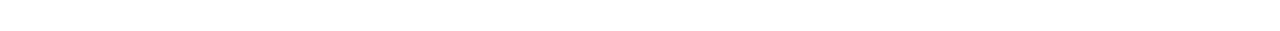
<file: category.html>
<!doctype html>
<html lang="zxx">

<head>
    <!-- Required meta tags -->
    <meta charset="utf-8">
    <meta name="viewport" content="width=device-width, initial-scale=1, shrink-to-fit=no">
    <title>aranoz</title>
    <link rel="icon" href="img/favicon.png">
    <!-- Bootstrap CSS -->
    <link rel="stylesheet" href="css/bootstrap.min.css">
    <!-- animate CSS -->
    <link rel="stylesheet" href="css/animate.css">
    <!-- owl carousel CSS -->
    <link rel="stylesheet" href="css/owl.carousel.min.css">
    <!-- nice select CSS -->
    <link rel="stylesheet" href="css/nice-select.css">
    <!-- font awesome CSS -->
    <link rel="stylesheet" href="css/all.css">
    <!-- flaticon CSS -->
    <link rel="stylesheet" href="css/flaticon.css">
    <link rel="stylesheet" href="css/themify-icons.css">
    <!-- font awesome CSS -->
    <link rel="stylesheet" href="css/magnific-popup.css">
    <!-- swiper CSS -->
    <link rel="stylesheet" href="css/slick.css">
    <link rel="stylesheet" href="css/price_rangs.css">
    <!-- style CSS -->
    <link rel="stylesheet" href="css/style.css">
</head>

<body>
    <!--::header part start::-->
    <header class="main_menu home_menu">
        <div class="container">
            <div class="row align-items-center">
                <div class="col-lg-12">
                    <nav class="navbar navbar-expand-lg navbar-light">
                        <a class="navbar-brand" href="index.html"> <img src="img/logo.png" alt="logo"> </a>
                        <button class="navbar-toggler" type="button" data-toggle="collapse"
                            data-target="#navbarSupportedContent" aria-controls="navbarSupportedContent"
                            aria-expanded="false" aria-label="Toggle navigation">
                            <span class="menu_icon"><i class="fas fa-bars"></i></span>
                        </button>

                        <div class="collapse navbar-collapse main-menu-item" id="navbarSupportedContent">
                            <ul class="navbar-nav">
                                <li class="nav-item">
                                    <a class="nav-link" href="index.html">Home</a>
                                </li>
                                <li class="nav-item dropdown">
                                    <a class="nav-link dropdown-toggle" href="blog.html" id="navbarDropdown_1"
                                        role="button" data-toggle="dropdown" aria-haspopup="true" aria-expanded="false">
                                        Shop
                                    </a>
                                    <div class="dropdown-menu" aria-labelledby="navbarDropdown_1">
                                        <a class="dropdown-item" href="category.html"> shop category</a>
                                        <a class="dropdown-item" href="single-product.html">product details</a>

                                    </div>
                                </li>
                                <li class="nav-item dropdown">
                                    <a class="nav-link dropdown-toggle" href="blog.html" id="navbarDropdown_3"
                                        role="button" data-toggle="dropdown" aria-haspopup="true" aria-expanded="false">
                                        pages
                                    </a>
                                    <div class="dropdown-menu" aria-labelledby="navbarDropdown_2">
                                        <a class="dropdown-item" href="login.html"> login</a>
                                        <a class="dropdown-item" href="tracking.html">tracking</a>
                                        <a class="dropdown-item" href="checkout.html">product checkout</a>
                                        <a class="dropdown-item" href="cart.html">shopping cart</a>
                                        <a class="dropdown-item" href="confirmation.html">confirmation</a>
                                        <a class="dropdown-item" href="elements.html">elements</a>
                                    </div>
                                </li>
                                <li class="nav-item dropdown">
                                    <a class="nav-link dropdown-toggle" href="blog.html" id="navbarDropdown_2"
                                        role="button" data-toggle="dropdown" aria-haspopup="true" aria-expanded="false">
                                        blog
                                    </a>
                                    <div class="dropdown-menu" aria-labelledby="navbarDropdown_2">
                                        <a class="dropdown-item" href="blog.html"> blog</a>
                                        <a class="dropdown-item" href="single-blog.html">Single blog</a>
                                    </div>
                                </li>

                                <li class="nav-item">
                                    <a class="nav-link" href="contact.html">Contact</a>
                                </li>
                            </ul>
                        </div>
                        <div class="hearer_icon d-flex">
                            <a id="search_1" href="javascript:void(0)"><i class="ti-search"></i></a>
                            <a href=""><i class="ti-heart"></i></a>
                            <div class="dropdown cart">
                                <a class="dropdown-toggle" href="#" id="navbarDropdown3" role="button"
                                    data-toggle="dropdown" aria-haspopup="true" aria-expanded="false">
                                    <i class="fas fa-cart-plus"></i>
                                </a>
                                <!-- <div class="dropdown-menu" aria-labelledby="navbarDropdown">
                                    <div class="single_product">
    
                                    </div>
                                </div> -->

                            </div>
                        </div>
                    </nav>
                </div>
            </div>
        </div>
        <div class="search_input" id="search_input_box">
            <div class="container ">
                <form class="d-flex justify-content-between search-inner">
                    <input type="text" class="form-control" id="search_input" placeholder="Search Here">
                    <button type="submit" class="btn"></button>
                    <span class="ti-close" id="close_search" title="Close Search"></span>
                </form>
            </div>
        </div>
    </header>
    <!-- Header part end-->

    <!--================Home Banner Area =================-->
    <!-- breadcrumb start-->
    <section class="breadcrumb breadcrumb_bg">
        <div class="container">
            <div class="row justify-content-center">
                <div class="col-lg-8">
                    <div class="breadcrumb_iner">
                        <div class="breadcrumb_iner_item">
                            <h2>Shop Category</h2>
                            <p>Home <span>-</span> Shop Category</p>
                        </div>
                    </div>
                </div>
            </div>
        </div>
    </section>
    <!-- breadcrumb start-->

    <!--================Category Product Area =================-->
    <section class="cat_product_area section_padding">
        <div class="container">
            <div class="row">
                <div class="col-lg-3">
                    <div class="left_sidebar_area">
                        <aside class="left_widgets p_filter_widgets">
                            <div class="l_w_title">
                                <h3>Browse Categories</h3>
                            </div>
                            <div class="widgets_inner">
                                <ul class="list">
                                    <li>
                                        <a href="#">Frozen Fish</a>
                                        <span>(250)</span>
                                    </li>
                                    <li>
                                        <a href="#">Dried Fish</a>
                                        <span>(250)</span>
                                    </li>
                                    <li>
                                        <a href="#">Fresh Fish</a>
                                        <span>(250)</span>
                                    </li>
                                    <li>
                                        <a href="#">Meat Alternatives</a>
                                        <span>(250)</span>
                                    </li>
                                    <li>
                                        <a href="#">Fresh Fish</a>
                                        <span>(250)</span>
                                    </li>
                                    <li>
                                        <a href="#">Meat Alternatives</a>
                                        <span>(250)</span>
                                    </li>
                                    <li>
                                        <a href="#">Meat</a>
                                        <span>(250)</span>
                                    </li>
                                </ul>
                            </div>
                        </aside>

                        <aside class="left_widgets p_filter_widgets">
                            <div class="l_w_title">
                                <h3>Product filters</h3>
                            </div>
                            <div class="widgets_inner">
                                <ul class="list">
                                    <li>
                                        <a href="#">Apple</a>
                                    </li>
                                    <li>
                                        <a href="#">Asus</a>
                                    </li>
                                    <li class="active">
                                        <a href="#">Gionee</a>
                                    </li>
                                    <li>
                                        <a href="#">Micromax</a>
                                    </li>
                                    <li>
                                        <a href="#">Samsung</a>
                                    </li>
                                </ul>
                                <ul class="list">
                                    <li>
                                        <a href="#">Apple</a>
                                    </li>
                                    <li>
                                        <a href="#">Asus</a>
                                    </li>
                                    <li class="active">
                                        <a href="#">Gionee</a>
                                    </li>
                                    <li>
                                        <a href="#">Micromax</a>
                                    </li>
                                    <li>
                                        <a href="#">Samsung</a>
                                    </li>
                                </ul>
                            </div>
                        </aside>

                        <aside class="left_widgets p_filter_widgets">
                            <div class="l_w_title">
                                <h3>Color Filter</h3>
                            </div>
                            <div class="widgets_inner">
                                <ul class="list">
                                    <li>
                                        <a href="#">Black</a>
                                    </li>
                                    <li>
                                        <a href="#">Black Leather</a>
                                    </li>
                                    <li class="active">
                                        <a href="#">Black with red</a>
                                    </li>
                                    <li>
                                        <a href="#">Gold</a>
                                    </li>
                                    <li>
                                        <a href="#">Spacegrey</a>
                                    </li>
                                </ul>
                            </div>
                        </aside>

                        <aside class="left_widgets p_filter_widgets price_rangs_aside">
                            <div class="l_w_title">
                                <h3>Price Filter</h3>
                            </div>
                            <div class="widgets_inner">
                                <div class="range_item">
                                    <!-- <div id="slider-range"></div> -->
                                    <input type="text" class="js-range-slider" value="" />
                                    <div class="d-flex">
                                        <div class="price_text">
                                            <p>Price :</p>
                                        </div>
                                        <div class="price_value d-flex justify-content-center">
                                            <input type="text" class="js-input-from" id="amount" readonly />
                                            <span>to</span>
                                            <input type="text" class="js-input-to" id="amount" readonly />
                                        </div>
                                    </div>
                                </div>
                            </div>
                        </aside>
                    </div>
                </div>
                <div class="col-lg-9">
                    <div class="row">
                        <div class="col-lg-12">
                            <div class="product_top_bar d-flex justify-content-between align-items-center">
                                <div class="single_product_menu">
                                    <p><span>10000 </span> Prodict Found</p>
                                </div>
                                <div class="single_product_menu d-flex">
                                    <h5>short by : </h5>
                                    <select>
                                        <option data-display="Select">name</option>
                                        <option value="1">price</option>
                                        <option value="2">product</option>
                                    </select>
                                </div>
                                <div class="single_product_menu d-flex">
                                    <h5>show :</h5>
                                    <div class="top_pageniation">
                                        <ul>
                                            <li>1</li>
                                            <li>2</li>
                                            <li>3</li>
                                        </ul>
                                    </div>
                                </div>
                                <div class="single_product_menu d-flex">
                                    <div class="input-group">
                                        <input type="text" class="form-control" placeholder="search"
                                            aria-describedby="inputGroupPrepend">
                                        <div class="input-group-prepend">
                                            <span class="input-group-text" id="inputGroupPrepend"><i
                                                    class="ti-search"></i></span>
                                        </div>
                                    </div>
                                </div>
                            </div>
                        </div>
                    </div>

                    <div class="row align-items-center latest_product_inner">
                        <div class="col-lg-4 col-sm-6">
                            <div class="single_product_item">
                                <img src="img/product/product_1.png" alt="">
                                <div class="single_product_text">
                                    <h4>Quartz Belt Watch</h4>
                                    <h3>$150.00</h3>
                                    <a href="#" class="add_cart">+ add to cart<i class="ti-heart"></i></a>
                                </div>
                            </div>
                        </div>
                        <div class="col-lg-4 col-sm-6">
                            <div class="single_product_item">
                                <img src="img/product/product_2.png" alt="">
                                <div class="single_product_text">
                                    <h4>Quartz Belt Watch</h4>
                                    <h3>$150.00</h3>
                                    <a href="#" class="add_cart">+ add to cart<i class="ti-heart"></i></a>
                                </div>
                            </div>
                        </div>
                        <div class="col-lg-4 col-sm-6">
                            <div class="single_product_item">
                                <img src="img/product/product_3.png" alt="">
                                <div class="single_product_text">
                                    <h4>Quartz Belt Watch</h4>
                                    <h3>$150.00</h3>
                                    <a href="#" class="add_cart">+ add to cart<i class="ti-heart"></i></a>
                                </div>
                            </div>
                        </div>
                        <div class="col-lg-4 col-sm-6">
                            <div class="single_product_item">
                                <img src="img/product/product_4.png" alt="">
                                <div class="single_product_text">
                                    <h4>Quartz Belt Watch</h4>
                                    <h3>$150.00</h3>
                                    <a href="#" class="add_cart">+ add to cart<i class="ti-heart"></i></a>
                                </div>
                            </div>
                        </div>
                        <div class="col-lg-4 col-sm-6">
                            <div class="single_product_item">
                                <img src="img/product/product_5.png" alt="">
                                <div class="single_product_text">
                                    <h4>Quartz Belt Watch</h4>
                                    <h3>$150.00</h3>
                                    <a href="#" class="add_cart">+ add to cart<i class="ti-heart"></i></a>
                                </div>
                            </div>
                        </div>
                        <div class="col-lg-4 col-sm-6">
                            <div class="single_product_item">
                                <img src="img/product/product_6.png" alt="">
                                <div class="single_product_text">
                                    <h4>Quartz Belt Watch</h4>
                                    <h3>$150.00</h3>
                                    <a href="#" class="add_cart">+ add to cart<i class="ti-heart"></i></a>
                                </div>
                            </div>
                        </div>
                        <div class="col-lg-4 col-sm-6">
                            <div class="single_product_item">
                                <img src="img/product/product_7.png" alt="">
                                <div class="single_product_text">
                                    <h4>Quartz Belt Watch</h4>
                                    <h3>$150.00</h3>
                                    <a href="#" class="add_cart">+ add to cart<i class="ti-heart"></i></a>
                                </div>
                            </div>
                        </div>
                        <div class="col-lg-4 col-sm-6">
                            <div class="single_product_item">
                                <img src="img/product/product_8.png" alt="">
                                <div class="single_product_text">
                                    <h4>Quartz Belt Watch</h4>
                                    <h3>$150.00</h3>
                                    <a href="#" class="add_cart">+ add to cart<i class="ti-heart"></i></a>
                                </div>
                            </div>
                        </div>
                        <div class="col-lg-4 col-sm-6">
                            <div class="single_product_item">
                                <img src="img/product/product_2.png" alt="">
                                <div class="single_product_text">
                                    <h4>Quartz Belt Watch</h4>
                                    <h3>$150.00</h3>
                                    <a href="#" class="add_cart">+ add to cart<i class="ti-heart"></i></a>
                                </div>
                            </div>
                        </div>
                        <div class="col-lg-12">
                            <div class="pageination">
                                <nav aria-label="Page navigation example">
                                    <ul class="pagination justify-content-center">
                                        <li class="page-item">
                                            <a class="page-link" href="#" aria-label="Previous">
                                                <i class="ti-angle-double-left"></i>
                                            </a>
                                        </li>
                                        <li class="page-item"><a class="page-link" href="#">1</a></li>
                                        <li class="page-item"><a class="page-link" href="#">2</a></li>
                                        <li class="page-item"><a class="page-link" href="#">3</a></li>
                                        <li class="page-item"><a class="page-link" href="#">4</a></li>
                                        <li class="page-item"><a class="page-link" href="#">5</a></li>
                                        <li class="page-item"><a class="page-link" href="#">6</a></li>
                                        <li class="page-item">
                                            <a class="page-link" href="#" aria-label="Next">
                                                <i class="ti-angle-double-right"></i>
                                            </a>
                                        </li>
                                    </ul>
                                </nav>
                            </div>
                        </div>
                    </div>
                </div>
            </div>
        </div>
    </section>
    <!--================End Category Product Area =================-->

    <!-- product_list part start-->
    <section class="product_list best_seller">
        <div class="container">
            <div class="row justify-content-center">
                <div class="col-lg-12">
                    <div class="section_tittle text-center">
                        <h2>Best Sellers <span>shop</span></h2>
                    </div>
                </div>
            </div>
            <div class="row align-items-center justify-content-between">
                <div class="col-lg-12">
                    <div class="best_product_slider owl-carousel">
                        <div class="single_product_item">
                            <img src="img/product/product_1.png" alt="">
                            <div class="single_product_text">
                                <h4>Quartz Belt Watch</h4>
                                <h3>$150.00</h3>
                            </div>
                        </div>
                        <div class="single_product_item">
                            <img src="img/product/product_2.png" alt="">
                            <div class="single_product_text">
                                <h4>Quartz Belt Watch</h4>
                                <h3>$150.00</h3>
                            </div>
                        </div>
                        <div class="single_product_item">
                            <img src="img/product/product_3.png" alt="">
                            <div class="single_product_text">
                                <h4>Quartz Belt Watch</h4>
                                <h3>$150.00</h3>
                            </div>
                        </div>
                        <div class="single_product_item">
                            <img src="img/product/product_4.png" alt="">
                            <div class="single_product_text">
                                <h4>Quartz Belt Watch</h4>
                                <h3>$150.00</h3>
                            </div>
                        </div>
                        <div class="single_product_item">
                            <img src="img/product/product_5.png" alt="">
                            <div class="single_product_text">
                                <h4>Quartz Belt Watch</h4>
                                <h3>$150.00</h3>
                            </div>
                        </div>
                    </div>
                </div>
            </div>
        </div>
    </section>
    <!-- product_list part end-->

    <!--::footer_part start::-->
    <footer class="footer_part">
        <div class="container">
            <div class="row justify-content-around">
                <div class="col-sm-6 col-lg-2">
                    <div class="single_footer_part">
                        <h4>Top Products</h4>
                        <ul class="list-unstyled">
                            <li><a href="">Managed Website</a></li>
                            <li><a href="">Manage Reputation</a></li>
                            <li><a href="">Power Tools</a></li>
                            <li><a href="">Marketing Service</a></li>
                        </ul>
                    </div>
                </div>
                <div class="col-sm-6 col-lg-2">
                    <div class="single_footer_part">
                        <h4>Quick Links</h4>
                        <ul class="list-unstyled">
                            <li><a href="">Jobs</a></li>
                            <li><a href="">Brand Assets</a></li>
                            <li><a href="">Investor Relations</a></li>
                            <li><a href="">Terms of Service</a></li>
                        </ul>
                    </div>
                </div>
                <div class="col-sm-6 col-lg-2">
                    <div class="single_footer_part">
                        <h4>Features</h4>
                        <ul class="list-unstyled">
                            <li><a href="">Jobs</a></li>
                            <li><a href="">Brand Assets</a></li>
                            <li><a href="">Investor Relations</a></li>
                            <li><a href="">Terms of Service</a></li>
                        </ul>
                    </div>
                </div>
                <div class="col-sm-6 col-lg-2">
                    <div class="single_footer_part">
                        <h4>Resources</h4>
                        <ul class="list-unstyled">
                            <li><a href="">Guides</a></li>
                            <li><a href="">Research</a></li>
                            <li><a href="">Experts</a></li>
                            <li><a href="">Agencies</a></li>
                        </ul>
                    </div>
                </div>
                <div class="col-sm-6 col-lg-4">
                    <div class="single_footer_part">
                        <h4>Newsletter</h4>
                        <p>Heaven fruitful doesn't over lesser in days. Appear creeping
                        </p>
                        <div id="mc_embed_signup">
                            <form target="_blank"
                                action="https://spondonit.us12.list-manage.com/subscribe/post?u=1462626880ade1ac87bd9c93a&amp;id=92a4423d01"
                                method="get" class="subscribe_form relative mail_part">
                                <input type="email" name="email" id="newsletter-form-email" placeholder="Email Address"
                                    class="placeholder hide-on-focus" onfocus="this.placeholder = ''"
                                    onblur="this.placeholder = ' Email Address '">
                                <button type="submit" name="submit" id="newsletter-submit"
                                    class="email_icon newsletter-submit button-contactForm">subscribe</button>
                                <div class="mt-10 info"></div>
                            </form>
                        </div>
                    </div>
                </div>
            </div>

        </div>
        <div class="copyright_part">
            <div class="container">
                <div class="row">
                    <div class="col-lg-8">
                        <div class="copyright_text">
                            <P><!-- Link back to Colorlib can't be removed. Template is licensed under CC BY 3.0. -->
Copyright &copy;<script>document.write(new Date().getFullYear());</script> All rights reserved | This template is made with <i class="ti-heart" aria-hidden="true"></i> by <a href="https://colorlib.com" target="_blank">Colorlib</a>
<!-- Link back to Colorlib can't be removed. Template is licensed under CC BY 3.0. --></P>
                        </div>
                    </div>
                    <div class="col-lg-4">
                        <div class="footer_icon social_icon">
                            <ul class="list-unstyled">
                                <li><a href="#" class="single_social_icon"><i class="fab fa-facebook-f"></i></a></li>
                                <li><a href="#" class="single_social_icon"><i class="fab fa-twitter"></i></a></li>
                                <li><a href="#" class="single_social_icon"><i class="fas fa-globe"></i></a></li>
                                <li><a href="#" class="single_social_icon"><i class="fab fa-behance"></i></a></li>
                            </ul>
                        </div>
                    </div>
                </div>
            </div>
        </div>
    </footer>
    <!--::footer_part end::-->

    <!-- jquery plugins here-->
    <script src="js/jquery-1.12.1.min.js"></script>
    <!-- popper js -->
    <script src="js/popper.min.js"></script>
    <!-- bootstrap js -->
    <script src="js/bootstrap.min.js"></script>
    <!-- easing js -->
    <script src="js/jquery.magnific-popup.js"></script>
    <!-- swiper js -->
    <script src="js/swiper.min.js"></script>
    <!-- swiper js -->
    <script src="js/masonry.pkgd.js"></script>
    <!-- particles js -->
    <script src="js/owl.carousel.min.js"></script>
    <script src="js/jquery.nice-select.min.js"></script>
    <!-- slick js -->
    <script src="js/slick.min.js"></script>
    <script src="js/jquery.counterup.min.js"></script>
    <script src="js/waypoints.min.js"></script>
    <script src="js/contact.js"></script>
    <script src="js/jquery.ajaxchimp.min.js"></script>
    <script src="js/jquery.form.js"></script>
    <script src="js/jquery.validate.min.js"></script>
    <script src="js/mail-script.js"></script>
    <script src="js/stellar.js"></script>
    <script src="js/price_rangs.js"></script>
    <!-- custom js -->
    <script src="js/custom.js"></script>
</body>

</html>
</file>
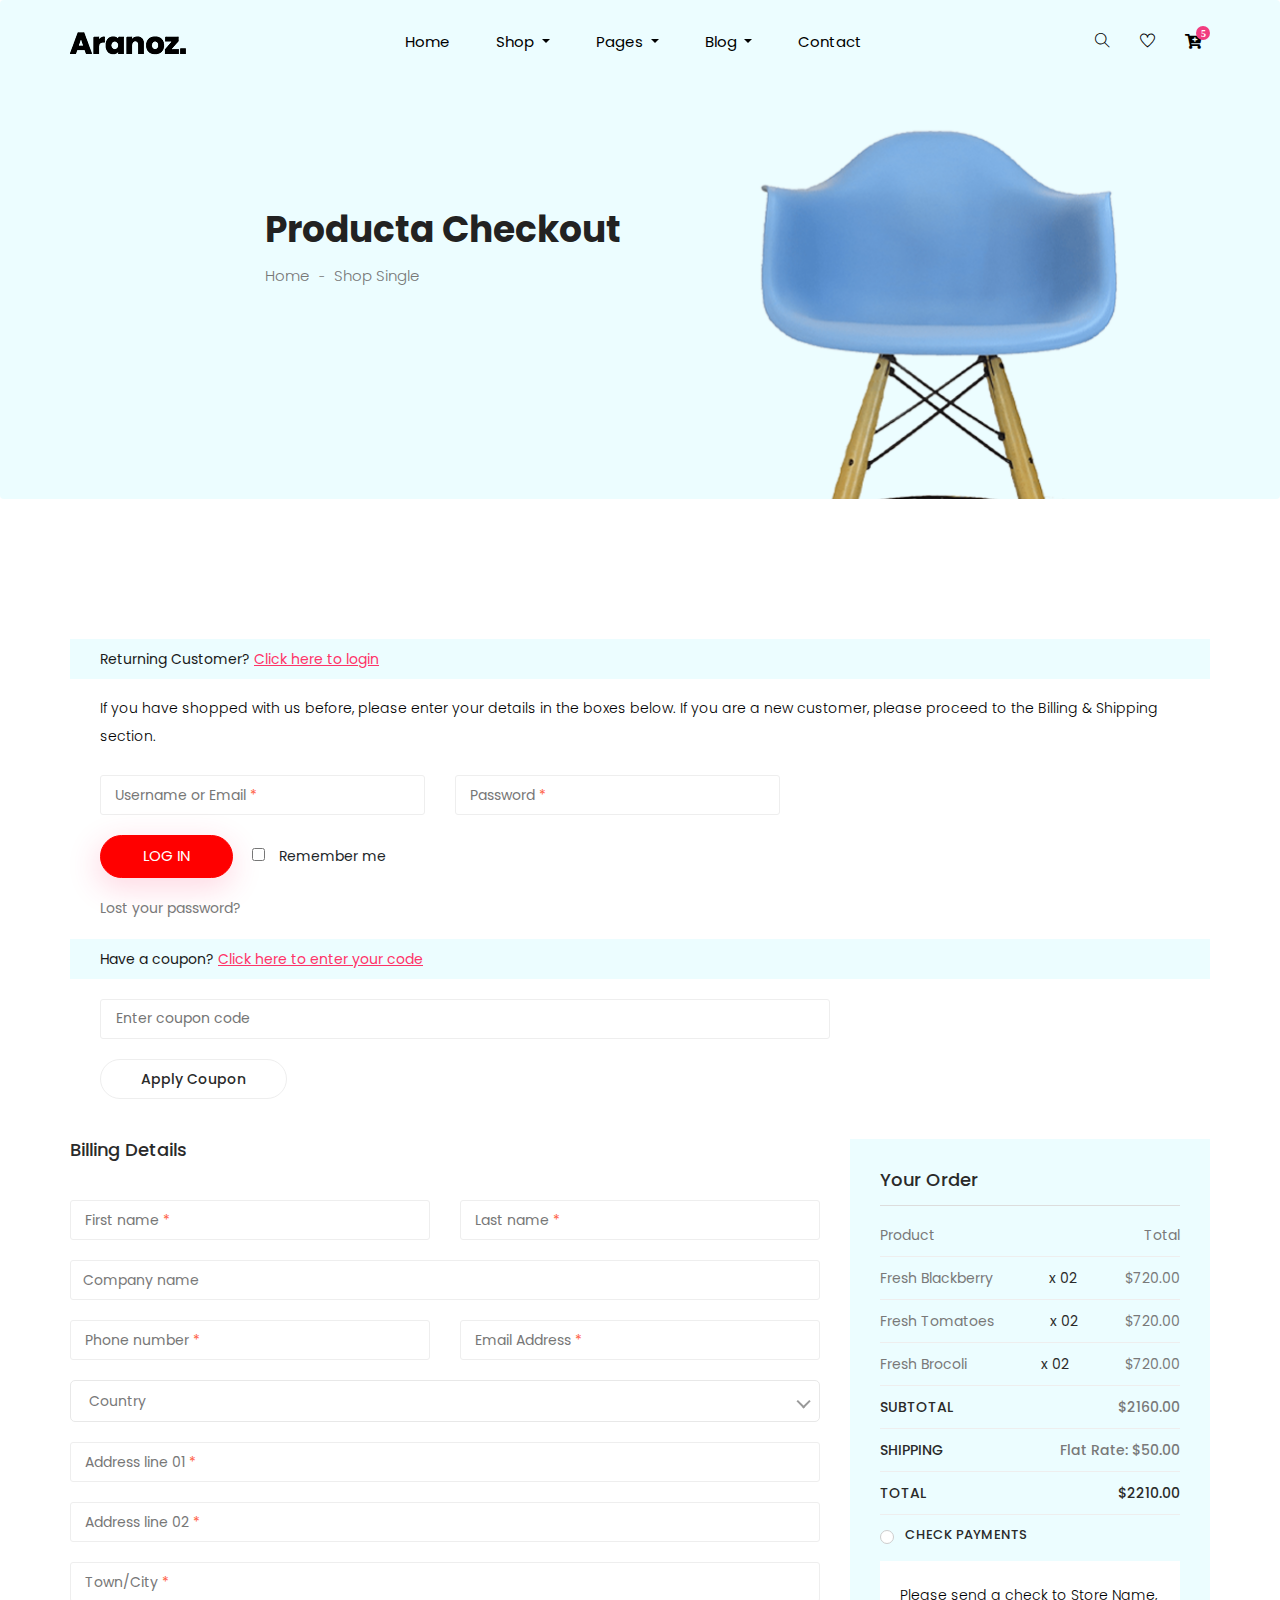
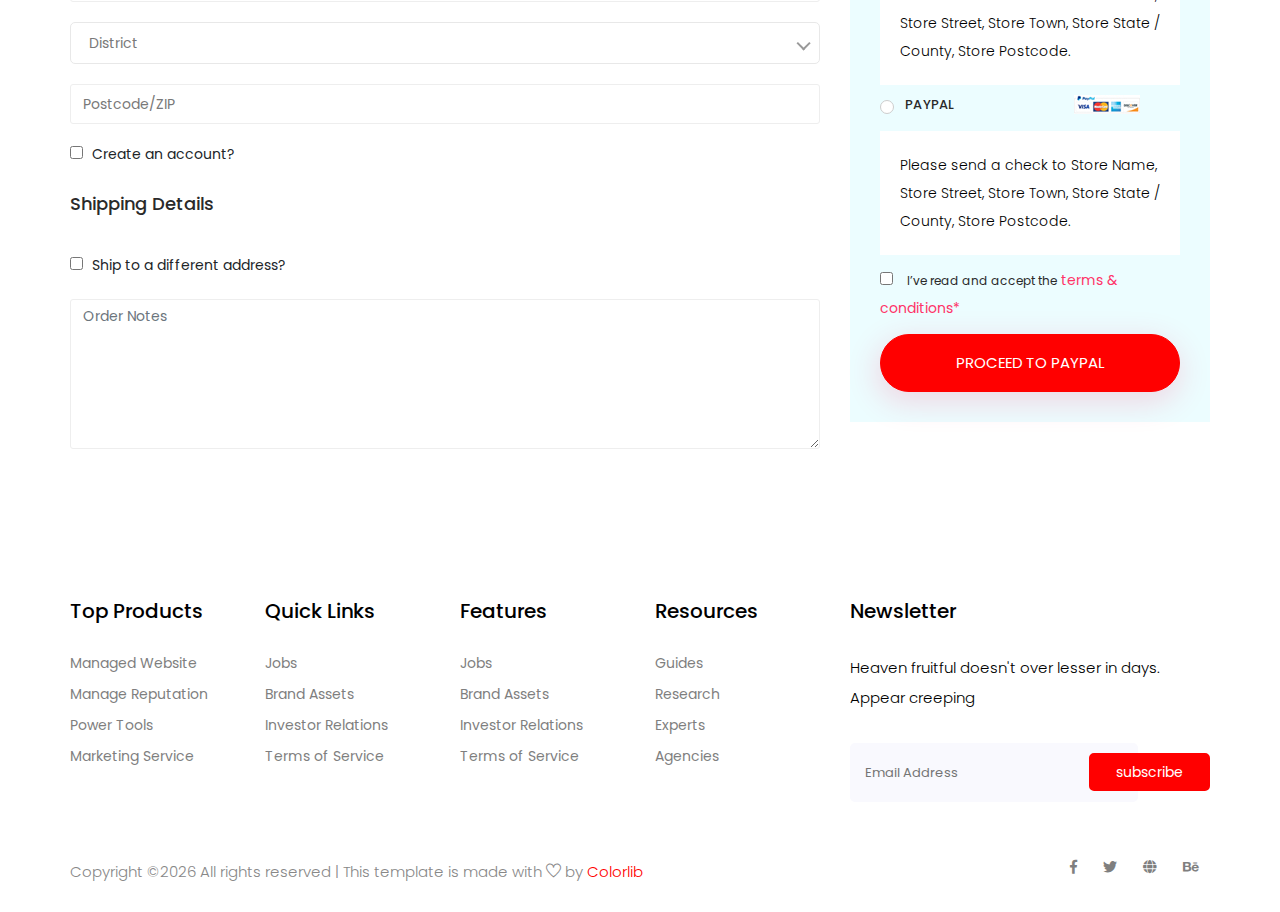
<file: checkout.html>
<!doctype html>
<html lang="zxx">

<head>
  <!-- Required meta tags -->
  <meta charset="utf-8">
  <meta name="viewport" content="width=device-width, initial-scale=1, shrink-to-fit=no">
  <title>aranaz</title>
  <link rel="icon" href="img/favicon.png">
  <!-- Bootstrap CSS -->
  <link rel="stylesheet" href="css/bootstrap.min.css">
  <!-- animate CSS -->
  <link rel="stylesheet" href="css/animate.css">
  <!-- owl carousel CSS -->
  <link rel="stylesheet" href="css/owl.carousel.min.css">
  <!-- nice select CSS -->
  <link rel="stylesheet" href="css/nice-select.css">
  <!-- font awesome CSS -->
  <link rel="stylesheet" href="css/all.css">
  <!-- flaticon CSS -->
  <link rel="stylesheet" href="css/flaticon.css">
  <link rel="stylesheet" href="css/themify-icons.css">
  <!-- font awesome CSS -->
  <link rel="stylesheet" href="css/magnific-popup.css">
  <!-- swiper CSS -->
  <link rel="stylesheet" href="css/slick.css">
  <link rel="stylesheet" href="css/price_rangs.css">
  <!-- style CSS -->
  <link rel="stylesheet" href="css/style.css">
</head>

<body>
  <!--::header part start::-->
  <header class="main_menu home_menu">
    <div class="container">
        <div class="row align-items-center">
            <div class="col-lg-12">
                <nav class="navbar navbar-expand-lg navbar-light">
                    <a class="navbar-brand" href="index.html"> <img src="img/logo.png" alt="logo"> </a>
                    <button class="navbar-toggler" type="button" data-toggle="collapse"
                        data-target="#navbarSupportedContent" aria-controls="navbarSupportedContent"
                        aria-expanded="false" aria-label="Toggle navigation">
                        <span class="menu_icon"><i class="fas fa-bars"></i></span>
                    </button>

                    <div class="collapse navbar-collapse main-menu-item" id="navbarSupportedContent">
                        <ul class="navbar-nav">
                            <li class="nav-item">
                                <a class="nav-link" href="index.html">Home</a>
                            </li>
                            <li class="nav-item dropdown">
                                <a class="nav-link dropdown-toggle" href="blog.html" id="navbarDropdown_1"
                                    role="button" data-toggle="dropdown" aria-haspopup="true" aria-expanded="false">
                                    Shop
                                </a>
                                <div class="dropdown-menu" aria-labelledby="navbarDropdown_1">
                                    <a class="dropdown-item" href="category.html"> shop category</a>
                                    <a class="dropdown-item" href="single-product.html">product details</a>
                                    
                                </div>
                            </li>
                            <li class="nav-item dropdown">
                                <a class="nav-link dropdown-toggle" href="blog.html" id="navbarDropdown_3"
                                    role="button" data-toggle="dropdown" aria-haspopup="true" aria-expanded="false">
                                    pages
                                </a>
                                <div class="dropdown-menu" aria-labelledby="navbarDropdown_2">
                                    <a class="dropdown-item" href="login.html"> login</a>
                                    <a class="dropdown-item" href="tracking.html">tracking</a>
                                    <a class="dropdown-item" href="checkout.html">product checkout</a>
                                    <a class="dropdown-item" href="cart.html">shopping cart</a>
                                    <a class="dropdown-item" href="confirmation.html">confirmation</a>
                                    <a class="dropdown-item" href="elements.html">elements</a>
                                </div>
                            </li>
                            <li class="nav-item dropdown">
                                <a class="nav-link dropdown-toggle" href="blog.html" id="navbarDropdown_2"
                                    role="button" data-toggle="dropdown" aria-haspopup="true" aria-expanded="false">
                                    blog
                                </a>
                                <div class="dropdown-menu" aria-labelledby="navbarDropdown_2">
                                    <a class="dropdown-item" href="blog.html"> blog</a>
                                    <a class="dropdown-item" href="single-blog.html">Single blog</a>
                                </div>
                            </li>
                            
                            <li class="nav-item">
                                <a class="nav-link" href="contact.html">Contact</a>
                            </li>
                        </ul>
                    </div>
                    <div class="hearer_icon d-flex">
                        <a id="search_1" href="javascript:void(0)"><i class="ti-search"></i></a>
                        <a href=""><i class="ti-heart"></i></a>
                        <div class="dropdown cart">
                            <a class="dropdown-toggle" href="#" id="navbarDropdown3" role="button"
                                data-toggle="dropdown" aria-haspopup="true" aria-expanded="false">
                                <i class="fas fa-cart-plus"></i>
                            </a>
                            <!-- <div class="dropdown-menu" aria-labelledby="navbarDropdown">
                                <div class="single_product">

                                </div>
                            </div> -->
                            
                        </div>
                    </div>
                </nav>
            </div>
        </div>
    </div>
    <div class="search_input" id="search_input_box">
        <div class="container ">
            <form class="d-flex justify-content-between search-inner">
                <input type="text" class="form-control" id="search_input" placeholder="Search Here">
                <button type="submit" class="btn"></button>
                <span class="ti-close" id="close_search" title="Close Search"></span>
            </form>
        </div>
    </div>
</header>
  <!-- Header part end-->

  <!--================Home Banner Area =================-->
  <!-- breadcrumb start-->
  <section class="breadcrumb breadcrumb_bg">
    <div class="container">
      <div class="row justify-content-center">
        <div class="col-lg-8">
          <div class="breadcrumb_iner">
            <div class="breadcrumb_iner_item">
              <h2>Producta Checkout</h2>
              <p>Home <span>-</span> Shop Single</p>
            </div>
          </div>
        </div>
      </div>
    </div>
  </section>
  <!-- breadcrumb start-->

  <!--================Checkout Area =================-->
  <section class="checkout_area padding_top">
    <div class="container">
      <div class="returning_customer">
        <div class="check_title">
          <h2>
            Returning Customer?
            <a href="#">Click here to login</a>
          </h2>
        </div>
        <p>
          If you have shopped with us before, please enter your details in the
          boxes below. If you are a new customer, please proceed to the
          Billing & Shipping section.
        </p>
        <form class="row contact_form" action="#" method="post" novalidate="novalidate">
          <div class="col-md-6 form-group p_star">
            <input type="text" class="form-control" id="name" name="name" value=" " />
            <span class="placeholder" data-placeholder="Username or Email"></span>
          </div>
          <div class="col-md-6 form-group p_star">
            <input type="password" class="form-control" id="password" name="password" value="" />
            <span class="placeholder" data-placeholder="Password"></span>
          </div>
          <div class="col-md-12 form-group">
            <button type="submit" value="submit" class="btn_3">
              log in
            </button>
            <div class="creat_account">
              <input type="checkbox" id="f-option" name="selector" />
              <label for="f-option">Remember me</label>
            </div>
            <a class="lost_pass" href="#">Lost your password?</a>
          </div>
        </form>
      </div>
      <div class="cupon_area">
        <div class="check_title">
          <h2>
            Have a coupon?
            <a href="#">Click here to enter your code</a>
          </h2>
        </div>
        <input type="text" placeholder="Enter coupon code" />
        <a class="tp_btn" href="#">Apply Coupon</a>
      </div>
      <div class="billing_details">
        <div class="row">
          <div class="col-lg-8">
            <h3>Billing Details</h3>
            <form class="row contact_form" action="#" method="post" novalidate="novalidate">
              <div class="col-md-6 form-group p_star">
                <input type="text" class="form-control" id="first" name="name" />
                <span class="placeholder" data-placeholder="First name"></span>
              </div>
              <div class="col-md-6 form-group p_star">
                <input type="text" class="form-control" id="last" name="name" />
                <span class="placeholder" data-placeholder="Last name"></span>
              </div>
              <div class="col-md-12 form-group">
                <input type="text" class="form-control" id="company" name="company" placeholder="Company name" />
              </div>
              <div class="col-md-6 form-group p_star">
                <input type="text" class="form-control" id="number" name="number" />
                <span class="placeholder" data-placeholder="Phone number"></span>
              </div>
              <div class="col-md-6 form-group p_star">
                <input type="text" class="form-control" id="email" name="compemailany" />
                <span class="placeholder" data-placeholder="Email Address"></span>
              </div>
              <div class="col-md-12 form-group p_star">
                <select class="country_select">
                  <option value="1">Country</option>
                  <option value="2">Country</option>
                  <option value="4">Country</option>
                </select>
              </div>
              <div class="col-md-12 form-group p_star">
                <input type="text" class="form-control" id="add1" name="add1" />
                <span class="placeholder" data-placeholder="Address line 01"></span>
              </div>
              <div class="col-md-12 form-group p_star">
                <input type="text" class="form-control" id="add2" name="add2" />
                <span class="placeholder" data-placeholder="Address line 02"></span>
              </div>
              <div class="col-md-12 form-group p_star">
                <input type="text" class="form-control" id="city" name="city" />
                <span class="placeholder" data-placeholder="Town/City"></span>
              </div>
              <div class="col-md-12 form-group p_star">
                <select class="country_select">
                  <option value="1">District</option>
                  <option value="2">District</option>
                  <option value="4">District</option>
                </select>
              </div>
              <div class="col-md-12 form-group">
                <input type="text" class="form-control" id="zip" name="zip" placeholder="Postcode/ZIP" />
              </div>
              <div class="col-md-12 form-group">
                <div class="creat_account">
                  <input type="checkbox" id="f-option2" name="selector" />
                  <label for="f-option2">Create an account?</label>
                </div>
              </div>
              <div class="col-md-12 form-group">
                <div class="creat_account">
                  <h3>Shipping Details</h3>
                  <input type="checkbox" id="f-option3" name="selector" />
                  <label for="f-option3">Ship to a different address?</label>
                </div>
                <textarea class="form-control" name="message" id="message" rows="1"
                  placeholder="Order Notes"></textarea>
              </div>
            </form>
          </div>
          <div class="col-lg-4">
            <div class="order_box">
              <h2>Your Order</h2>
              <ul class="list">
                <li>
                  <a href="#">Product
                    <span>Total</span>
                  </a>
                </li>
                <li>
                  <a href="#">Fresh Blackberry
                    <span class="middle">x 02</span>
                    <span class="last">$720.00</span>
                  </a>
                </li>
                <li>
                  <a href="#">Fresh Tomatoes
                    <span class="middle">x 02</span>
                    <span class="last">$720.00</span>
                  </a>
                </li>
                <li>
                  <a href="#">Fresh Brocoli
                    <span class="middle">x 02</span>
                    <span class="last">$720.00</span>
                  </a>
                </li>
              </ul>
              <ul class="list list_2">
                <li>
                  <a href="#">Subtotal
                    <span>$2160.00</span>
                  </a>
                </li>
                <li>
                  <a href="#">Shipping
                    <span>Flat rate: $50.00</span>
                  </a>
                </li>
                <li>
                  <a href="#">Total
                    <span>$2210.00</span>
                  </a>
                </li>
              </ul>
              <div class="payment_item">
                <div class="radion_btn">
                  <input type="radio" id="f-option5" name="selector" />
                  <label for="f-option5">Check payments</label>
                  <div class="check"></div>
                </div>
                <p>
                  Please send a check to Store Name, Store Street, Store Town,
                  Store State / County, Store Postcode.
                </p>
              </div>
              <div class="payment_item active">
                <div class="radion_btn">
                  <input type="radio" id="f-option6" name="selector" />
                  <label for="f-option6">Paypal </label>
                  <img src="img/product/single-product/card.jpg" alt="" />
                  <div class="check"></div>
                </div>
                <p>
                  Please send a check to Store Name, Store Street, Store Town,
                  Store State / County, Store Postcode.
                </p>
              </div>
              <div class="creat_account">
                <input type="checkbox" id="f-option4" name="selector" />
                <label for="f-option4">I’ve read and accept the </label>
                <a href="#">terms & conditions*</a>
              </div>
              <a class="btn_3" href="#">Proceed to Paypal</a>
            </div>
          </div>
        </div>
      </div>
    </div>
  </section>
  <!--================End Checkout Area =================-->

  <!--::footer_part start::-->
  <footer class="footer_part">
    <div class="container">
      <div class="row justify-content-around">
        <div class="col-sm-6 col-lg-2">
          <div class="single_footer_part">
            <h4>Top Products</h4>
            <ul class="list-unstyled">
              <li><a href="">Managed Website</a></li>
              <li><a href="">Manage Reputation</a></li>
              <li><a href="">Power Tools</a></li>
              <li><a href="">Marketing Service</a></li>
            </ul>
          </div>
        </div>
        <div class="col-sm-6 col-lg-2">
          <div class="single_footer_part">
            <h4>Quick Links</h4>
            <ul class="list-unstyled">
              <li><a href="">Jobs</a></li>
              <li><a href="">Brand Assets</a></li>
              <li><a href="">Investor Relations</a></li>
              <li><a href="">Terms of Service</a></li>
            </ul>
          </div>
        </div>
        <div class="col-sm-6 col-lg-2">
          <div class="single_footer_part">
            <h4>Features</h4>
            <ul class="list-unstyled">
              <li><a href="">Jobs</a></li>
              <li><a href="">Brand Assets</a></li>
              <li><a href="">Investor Relations</a></li>
              <li><a href="">Terms of Service</a></li>
            </ul>
          </div>
        </div>
        <div class="col-sm-6 col-lg-2">
          <div class="single_footer_part">
            <h4>Resources</h4>
            <ul class="list-unstyled">
              <li><a href="">Guides</a></li>
              <li><a href="">Research</a></li>
              <li><a href="">Experts</a></li>
              <li><a href="">Agencies</a></li>
            </ul>
          </div>
        </div>
        <div class="col-sm-6 col-lg-4">
          <div class="single_footer_part">
            <h4>Newsletter</h4>
            <p>Heaven fruitful doesn't over lesser in days. Appear creeping
            </p>
            <div id="mc_embed_signup">
              <form target="_blank"
                action="https://spondonit.us12.list-manage.com/subscribe/post?u=1462626880ade1ac87bd9c93a&amp;id=92a4423d01"
                method="get" class="subscribe_form relative mail_part">
                <input type="email" name="email" id="newsletter-form-email" placeholder="Email Address"
                  class="placeholder hide-on-focus" onfocus="this.placeholder = ''"
                  onblur="this.placeholder = ' Email Address '">
                <button type="submit" name="submit" id="newsletter-submit"
                  class="email_icon newsletter-submit button-contactForm">subscribe</button>
                <div class="mt-10 info"></div>
              </form>
            </div>
          </div>
        </div>
      </div>

    </div>
    <div class="copyright_part">
      <div class="container">
        <div class="row">
          <div class="col-lg-8">
            <div class="copyright_text">
              <P><!-- Link back to Colorlib can't be removed. Template is licensed under CC BY 3.0. -->
Copyright &copy;<script>document.write(new Date().getFullYear());</script> All rights reserved | This template is made with <i class="ti-heart" aria-hidden="true"></i> by <a href="https://colorlib.com" target="_blank">Colorlib</a>
<!-- Link back to Colorlib can't be removed. Template is licensed under CC BY 3.0. --></P>
            </div>
          </div>
          <div class="col-lg-4">
            <div class="footer_icon social_icon">
              <ul class="list-unstyled">
                <li><a href="#" class="single_social_icon"><i class="fab fa-facebook-f"></i></a></li>
                <li><a href="#" class="single_social_icon"><i class="fab fa-twitter"></i></a></li>
                <li><a href="#" class="single_social_icon"><i class="fas fa-globe"></i></a></li>
                <li><a href="#" class="single_social_icon"><i class="fab fa-behance"></i></a></li>
              </ul>
            </div>
          </div>
        </div>
      </div>
    </div>
  </footer>
  <!--::footer_part end::-->

  <!-- jquery plugins here-->
  <!-- jquery -->
  <script src="js/jquery-1.12.1.min.js"></script>
  <!-- popper js -->
  <script src="js/popper.min.js"></script>
  <!-- bootstrap js -->
  <script src="js/bootstrap.min.js"></script>
  <!-- easing js -->
  <script src="js/jquery.magnific-popup.js"></script>
  <!-- swiper js -->
  <script src="js/swiper.min.js"></script>
  <!-- swiper js -->
  <script src="js/masonry.pkgd.js"></script>
  <!-- particles js -->
  <script src="js/owl.carousel.min.js"></script>
  <script src="js/jquery.nice-select.min.js"></script>
  <!-- slick js -->
  <script src="js/slick.min.js"></script>
  <script src="js/jquery.counterup.min.js"></script>
  <script src="js/waypoints.min.js"></script>
  <script src="js/contact.js"></script>
  <script src="js/jquery.ajaxchimp.min.js"></script>
  <script src="js/jquery.form.js"></script>
  <script src="js/jquery.validate.min.js"></script>
  <script src="js/mail-script.js"></script>
  <script src="js/stellar.js"></script>
  <script src="js/price_rangs.js"></script>
  <!-- custom js -->
  <script src="js/custom.js"></script>
</body>

</html>
</file>
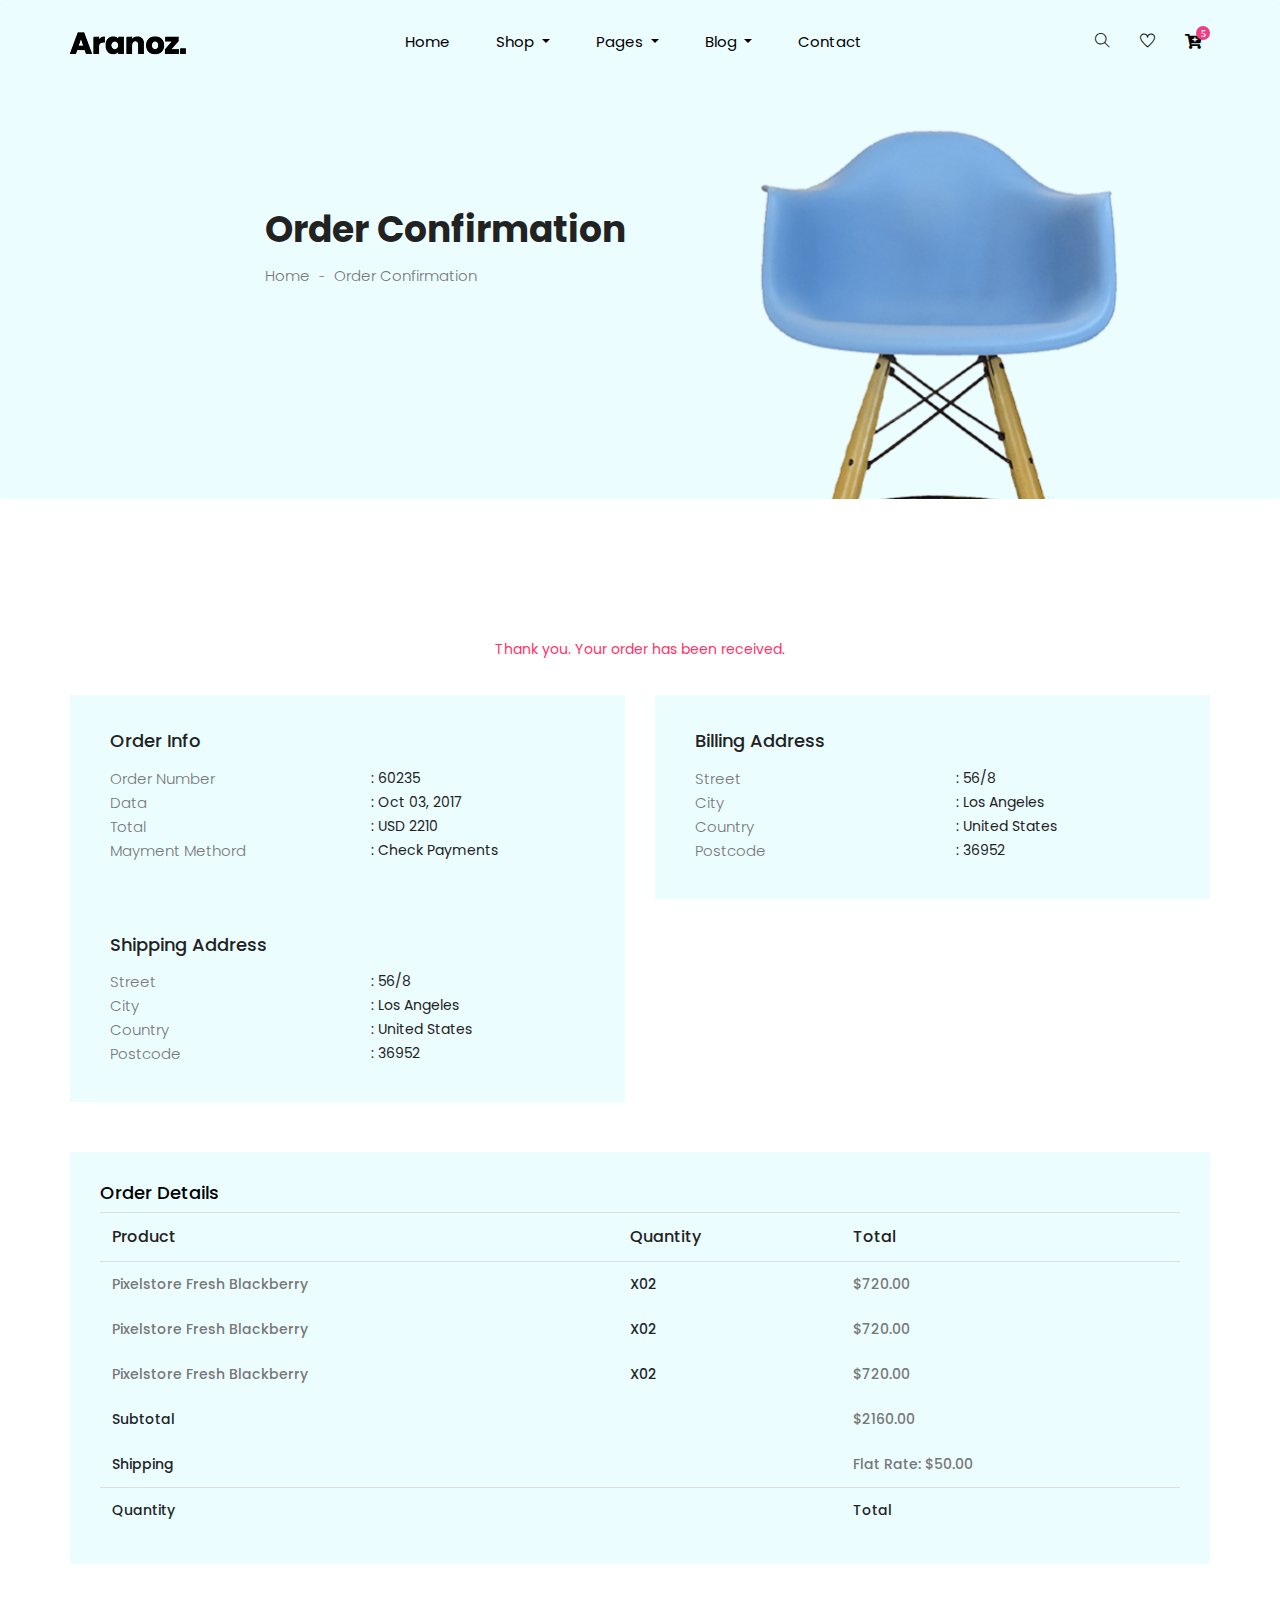
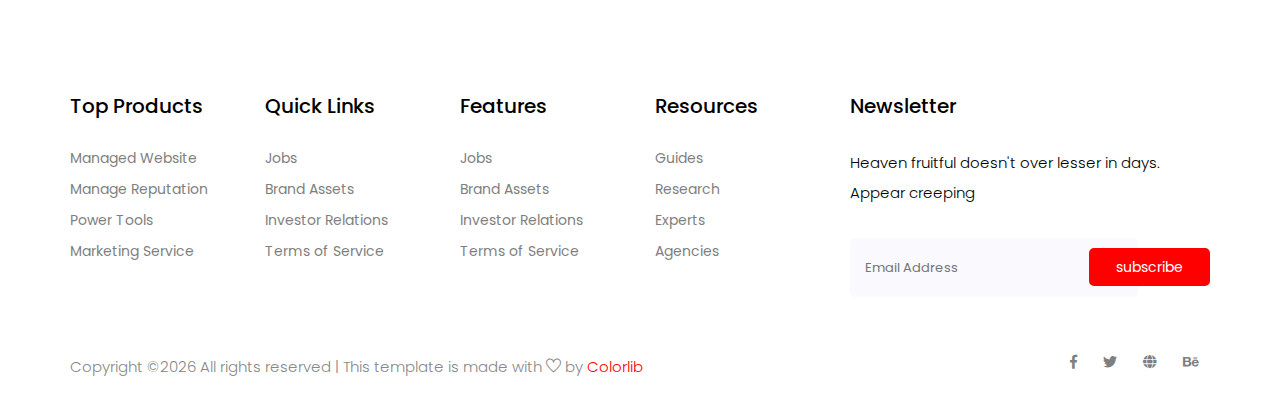
<file: confirmation.html>
<!doctype html>
<html lang="zxx">

<head>
  <!-- Required meta tags -->
  <meta charset="utf-8">
  <meta name="viewport" content="width=device-width, initial-scale=1, shrink-to-fit=no">
  <title>aranaz</title>
  <link rel="icon" href="img/favicon.png">
  <!-- Bootstrap CSS -->
  <link rel="stylesheet" href="css/bootstrap.min.css">
  <!-- animate CSS -->
  <link rel="stylesheet" href="css/animate.css">
  <!-- owl carousel CSS -->
  <link rel="stylesheet" href="css/owl.carousel.min.css">
  <!-- nice select CSS -->
  <link rel="stylesheet" href="css/nice-select.css">
  <!-- font awesome CSS -->
  <link rel="stylesheet" href="css/all.css">
  <!-- flaticon CSS -->
  <link rel="stylesheet" href="css/flaticon.css">
  <link rel="stylesheet" href="css/themify-icons.css">
  <!-- font awesome CSS -->
  <link rel="stylesheet" href="css/magnific-popup.css">
  <!-- swiper CSS -->
  <link rel="stylesheet" href="css/slick.css">
  <link rel="stylesheet" href="css/price_rangs.css">
  <!-- style CSS -->
  <link rel="stylesheet" href="css/style.css">
</head>

<body>
  <!--::header part start::-->
  <header class="main_menu home_menu">
    <div class="container">
        <div class="row align-items-center">
            <div class="col-lg-12">
                <nav class="navbar navbar-expand-lg navbar-light">
                    <a class="navbar-brand" href="index.html"> <img src="img/logo.png" alt="logo"> </a>
                    <button class="navbar-toggler" type="button" data-toggle="collapse"
                        data-target="#navbarSupportedContent" aria-controls="navbarSupportedContent"
                        aria-expanded="false" aria-label="Toggle navigation">
                        <span class="menu_icon"><i class="fas fa-bars"></i></span>
                    </button>

                    <div class="collapse navbar-collapse main-menu-item" id="navbarSupportedContent">
                        <ul class="navbar-nav">
                            <li class="nav-item">
                                <a class="nav-link" href="index.html">Home</a>
                            </li>
                            <li class="nav-item dropdown">
                                <a class="nav-link dropdown-toggle" href="blog.html" id="navbarDropdown_1"
                                    role="button" data-toggle="dropdown" aria-haspopup="true" aria-expanded="false">
                                    Shop
                                </a>
                                <div class="dropdown-menu" aria-labelledby="navbarDropdown_1">
                                    <a class="dropdown-item" href="category.html"> shop category</a>
                                    <a class="dropdown-item" href="single-product.html">product details</a>
                                    
                                </div>
                            </li>
                            <li class="nav-item dropdown">
                                <a class="nav-link dropdown-toggle" href="blog.html" id="navbarDropdown_3"
                                    role="button" data-toggle="dropdown" aria-haspopup="true" aria-expanded="false">
                                    pages
                                </a>
                                <div class="dropdown-menu" aria-labelledby="navbarDropdown_2">
                                    <a class="dropdown-item" href="login.html"> login</a>
                                    <a class="dropdown-item" href="tracking.html">tracking</a>
                                    <a class="dropdown-item" href="checkout.html">product checkout</a>
                                    <a class="dropdown-item" href="cart.html">shopping cart</a>
                                    <a class="dropdown-item" href="confirmation.html">confirmation</a>
                                    <a class="dropdown-item" href="elements.html">elements</a>
                                </div>
                            </li>
                            <li class="nav-item dropdown">
                                <a class="nav-link dropdown-toggle" href="blog.html" id="navbarDropdown_2"
                                    role="button" data-toggle="dropdown" aria-haspopup="true" aria-expanded="false">
                                    blog
                                </a>
                                <div class="dropdown-menu" aria-labelledby="navbarDropdown_2">
                                    <a class="dropdown-item" href="blog.html"> blog</a>
                                    <a class="dropdown-item" href="single-blog.html">Single blog</a>
                                </div>
                            </li>
                            
                            <li class="nav-item">
                                <a class="nav-link" href="contact.html">Contact</a>
                            </li>
                        </ul>
                    </div>
                    <div class="hearer_icon d-flex">
                        <a id="search_1" href="javascript:void(0)"><i class="ti-search"></i></a>
                        <a href=""><i class="ti-heart"></i></a>
                        <div class="dropdown cart">
                            <a class="dropdown-toggle" href="#" id="navbarDropdown3" role="button"
                                data-toggle="dropdown" aria-haspopup="true" aria-expanded="false">
                                <i class="fas fa-cart-plus"></i>
                            </a>
                            <!-- <div class="dropdown-menu" aria-labelledby="navbarDropdown">
                                <div class="single_product">

                                </div>
                            </div> -->
                            
                        </div>
                    </div>
                </nav>
            </div>
        </div>
    </div>
    <div class="search_input" id="search_input_box">
        <div class="container ">
            <form class="d-flex justify-content-between search-inner">
                <input type="text" class="form-control" id="search_input" placeholder="Search Here">
                <button type="submit" class="btn"></button>
                <span class="ti-close" id="close_search" title="Close Search"></span>
            </form>
        </div>
    </div>
</header>
  <!-- Header part end-->

  <!--================Home Banner Area =================-->
  <!-- breadcrumb start-->
  <section class="breadcrumb breadcrumb_bg">
    <div class="container">
      <div class="row justify-content-center">
        <div class="col-lg-8">
          <div class="breadcrumb_iner">
            <div class="breadcrumb_iner_item">
              <h2>Order Confirmation</h2>
              <p>Home <span>-</span> Order Confirmation</p>
            </div>
          </div>
        </div>
      </div>
    </div>
  </section>
  <!-- breadcrumb start-->

  <!--================ confirmation part start =================-->
  <section class="confirmation_part padding_top">
    <div class="container">
      <div class="row">
        <div class="col-lg-12">
          <div class="confirmation_tittle">
            <span>Thank you. Your order has been received.</span>
          </div>
        </div>
        <div class="col-lg-6 col-lx-4">
          <div class="single_confirmation_details">
            <h4>order info</h4>
            <ul>
              <li>
                <p>order number</p><span>: 60235</span>
              </li>
              <li>
                <p>data</p><span>: Oct 03, 2017</span>
              </li>
              <li>
                <p>total</p><span>: USD 2210</span>
              </li>
              <li>
                <p>mayment methord</p><span>: Check payments</span>
              </li>
            </ul>
          </div>
        </div>
        <div class="col-lg-6 col-lx-4">
          <div class="single_confirmation_details">
            <h4>Billing Address</h4>
            <ul>
              <li>
                <p>Street</p><span>: 56/8</span>
              </li>
              <li>
                <p>city</p><span>: Los Angeles</span>
              </li>
              <li>
                <p>country</p><span>: United States</span>
              </li>
              <li>
                <p>postcode</p><span>: 36952</span>
              </li>
            </ul>
          </div>
        </div>
        <div class="col-lg-6 col-lx-4">
          <div class="single_confirmation_details">
            <h4>shipping Address</h4>
            <ul>
              <li>
                <p>Street</p><span>: 56/8</span>
              </li>
              <li>
                <p>city</p><span>: Los Angeles</span>
              </li>
              <li>
                <p>country</p><span>: United States</span>
              </li>
              <li>
                <p>postcode</p><span>: 36952</span>
              </li>
            </ul>
          </div>
        </div>
      </div>
      <div class="row">
        <div class="col-lg-12">
          <div class="order_details_iner">
            <h3>Order Details</h3>
            <table class="table table-borderless">
              <thead>
                <tr>
                  <th scope="col" colspan="2">Product</th>
                  <th scope="col">Quantity</th>
                  <th scope="col">Total</th>
                </tr>
              </thead>
              <tbody>
                <tr>
                  <th colspan="2"><span>Pixelstore fresh Blackberry</span></th>
                  <th>x02</th>
                  <th> <span>$720.00</span></th>
                </tr>
                <tr>
                  <th colspan="2"><span>Pixelstore fresh Blackberry</span></th>
                  <th>x02</th>
                  <th> <span>$720.00</span></th>
                </tr>
                <tr>
                  <th colspan="2"><span>Pixelstore fresh Blackberry</span></th>
                  <th>x02</th>
                  <th> <span>$720.00</span></th>
                </tr>
                <tr>
                  <th colspan="3">Subtotal</th>
                  <th> <span>$2160.00</span></th>
                </tr>
                <tr>
                  <th colspan="3">shipping</th>
                  <th><span>flat rate: $50.00</span></th>
                </tr>
              </tbody>
              <tfoot>
                <tr>
                  <th scope="col" colspan="3">Quantity</th>
                  <th scope="col">Total</th>
                </tr>
              </tfoot>
            </table>
          </div>
        </div>
      </div>
    </div>
  </section>
  <!--================ confirmation part end =================-->

  <!--::footer_part start::-->
  <footer class="footer_part">
    <div class="container">
      <div class="row justify-content-around">
        <div class="col-sm-6 col-lg-2">
          <div class="single_footer_part">
            <h4>Top Products</h4>
            <ul class="list-unstyled">
              <li><a href="">Managed Website</a></li>
              <li><a href="">Manage Reputation</a></li>
              <li><a href="">Power Tools</a></li>
              <li><a href="">Marketing Service</a></li>
            </ul>
          </div>
        </div>
        <div class="col-sm-6 col-lg-2">
          <div class="single_footer_part">
            <h4>Quick Links</h4>
            <ul class="list-unstyled">
              <li><a href="">Jobs</a></li>
              <li><a href="">Brand Assets</a></li>
              <li><a href="">Investor Relations</a></li>
              <li><a href="">Terms of Service</a></li>
            </ul>
          </div>
        </div>
        <div class="col-sm-6 col-lg-2">
          <div class="single_footer_part">
            <h4>Features</h4>
            <ul class="list-unstyled">
              <li><a href="">Jobs</a></li>
              <li><a href="">Brand Assets</a></li>
              <li><a href="">Investor Relations</a></li>
              <li><a href="">Terms of Service</a></li>
            </ul>
          </div>
        </div>
        <div class="col-sm-6 col-lg-2">
          <div class="single_footer_part">
            <h4>Resources</h4>
            <ul class="list-unstyled">
              <li><a href="">Guides</a></li>
              <li><a href="">Research</a></li>
              <li><a href="">Experts</a></li>
              <li><a href="">Agencies</a></li>
            </ul>
          </div>
        </div>
        <div class="col-sm-6 col-lg-4">
          <div class="single_footer_part">
            <h4>Newsletter</h4>
            <p>Heaven fruitful doesn't over lesser in days. Appear creeping
            </p>
            <div id="mc_embed_signup">
              <form target="_blank"
                action="https://spondonit.us12.list-manage.com/subscribe/post?u=1462626880ade1ac87bd9c93a&amp;id=92a4423d01"
                method="get" class="subscribe_form relative mail_part">
                <input type="email" name="email" id="newsletter-form-email" placeholder="Email Address"
                  class="placeholder hide-on-focus" onfocus="this.placeholder = ''"
                  onblur="this.placeholder = ' Email Address '">
                <button type="submit" name="submit" id="newsletter-submit"
                  class="email_icon newsletter-submit button-contactForm">subscribe</button>
                <div class="mt-10 info"></div>
              </form>
            </div>
          </div>
        </div>
      </div>

    </div>
    <div class="copyright_part">
      <div class="container">
        <div class="row">
          <div class="col-lg-8">
            <div class="copyright_text">
              <P><!-- Link back to Colorlib can't be removed. Template is licensed under CC BY 3.0. -->
Copyright &copy;<script>document.write(new Date().getFullYear());</script> All rights reserved | This template is made with <i class="ti-heart" aria-hidden="true"></i> by <a href="https://colorlib.com" target="_blank">Colorlib</a>
<!-- Link back to Colorlib can't be removed. Template is licensed under CC BY 3.0. --></P>
            </div>
          </div>
          <div class="col-lg-4">
            <div class="footer_icon social_icon">
              <ul class="list-unstyled">
                <li><a href="#" class="single_social_icon"><i class="fab fa-facebook-f"></i></a></li>
                <li><a href="#" class="single_social_icon"><i class="fab fa-twitter"></i></a></li>
                <li><a href="#" class="single_social_icon"><i class="fas fa-globe"></i></a></li>
                <li><a href="#" class="single_social_icon"><i class="fab fa-behance"></i></a></li>
              </ul>
            </div>
          </div>
        </div>
      </div>
    </div>
  </footer>
  <!--::footer_part end::-->

  <!-- jquery plugins here-->
  <!-- jquery -->
  <script src="js/jquery-1.12.1.min.js"></script>
  <!-- popper js -->
  <script src="js/popper.min.js"></script>
  <!-- bootstrap js -->
  <script src="js/bootstrap.min.js"></script>
  <!-- easing js -->
  <script src="js/jquery.magnific-popup.js"></script>
  <!-- swiper js -->
  <script src="js/swiper.min.js"></script>
  <!-- swiper js -->
  <script src="js/masonry.pkgd.js"></script>
  <!-- particles js -->
  <script src="js/owl.carousel.min.js"></script>
  <script src="js/jquery.nice-select.min.js"></script>
  <!-- slick js -->
  <script src="js/slick.min.js"></script>
  <script src="js/jquery.counterup.min.js"></script>
  <script src="js/waypoints.min.js"></script>
  <script src="js/contact.js"></script>
  <script src="js/jquery.ajaxchimp.min.js"></script>
  <script src="js/jquery.form.js"></script>
  <script src="js/jquery.validate.min.js"></script>
  <script src="js/mail-script.js"></script>
  <script src="js/stellar.js"></script>
  <script src="js/price_rangs.js"></script>
  <!-- custom js -->
  <script src="js/custom.js"></script>
</body>

</html>

</html>

</html>

</html>

</html>

</html>
</file>
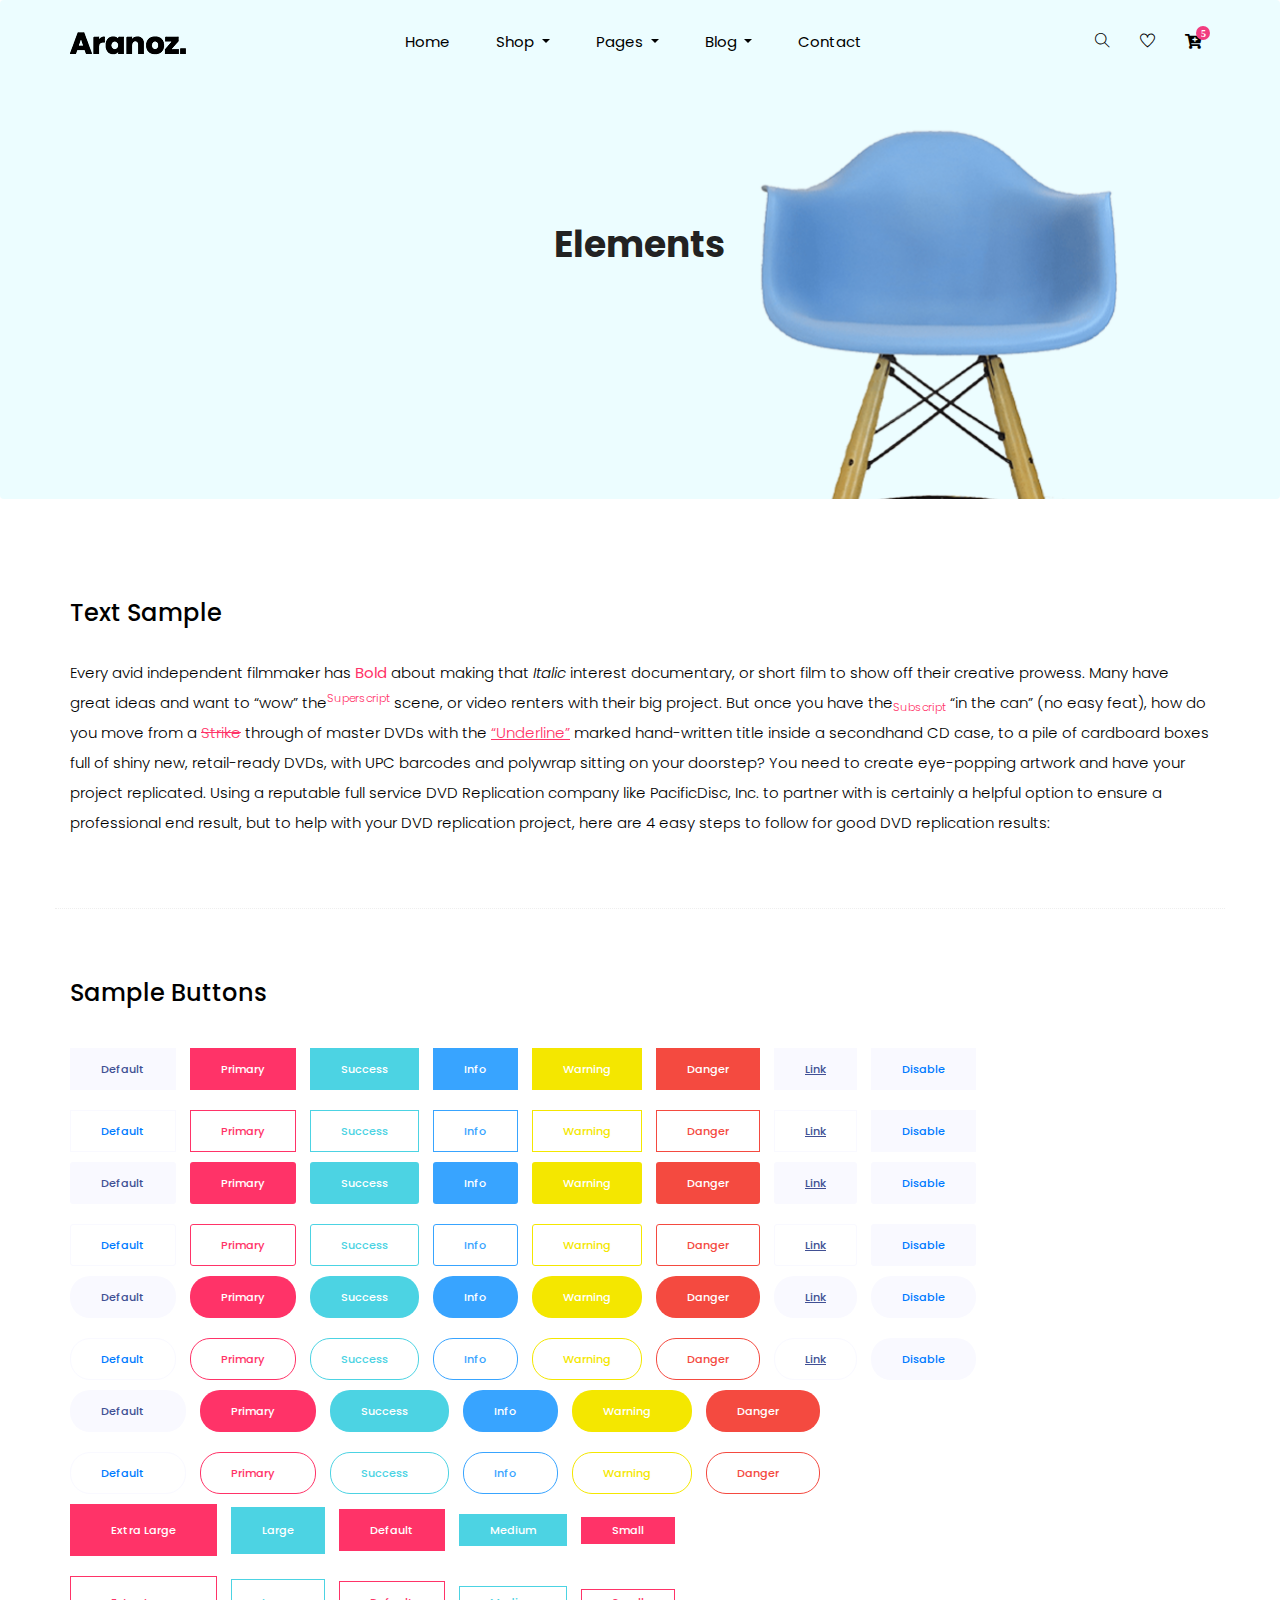
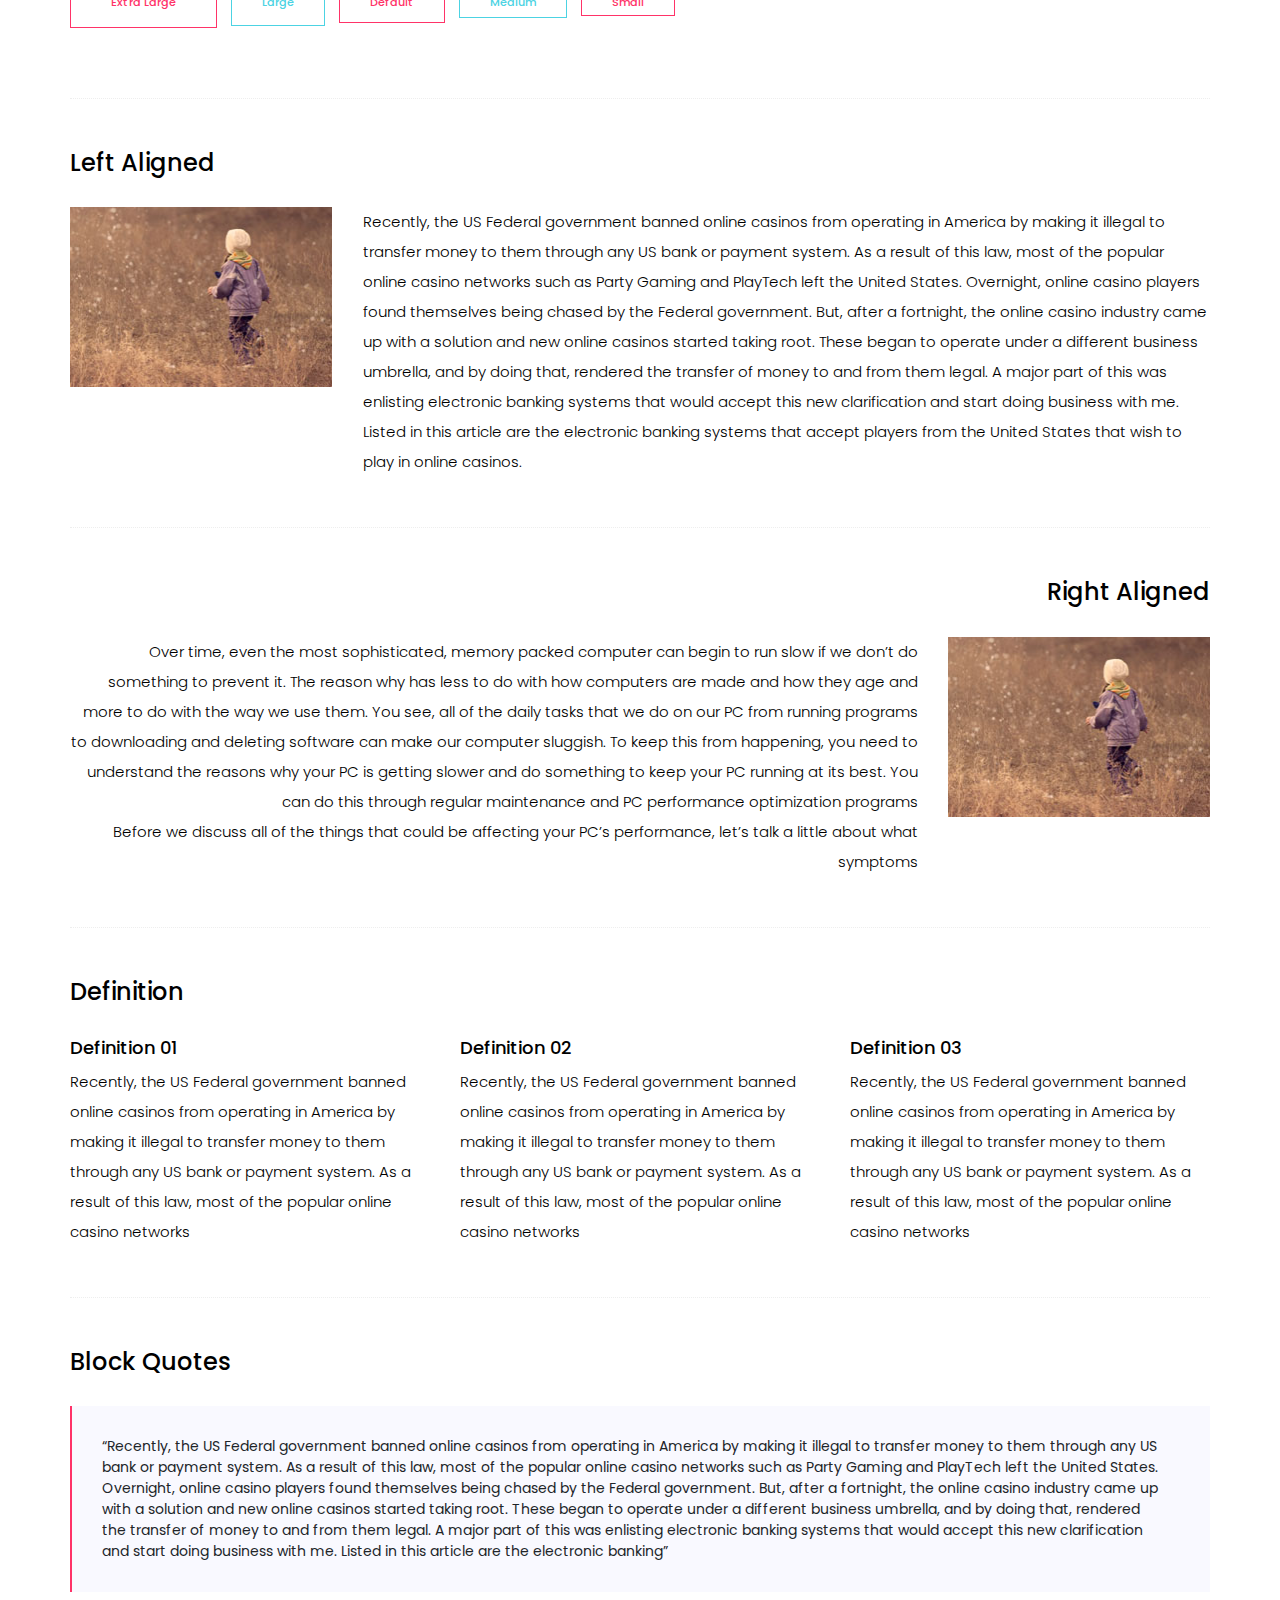
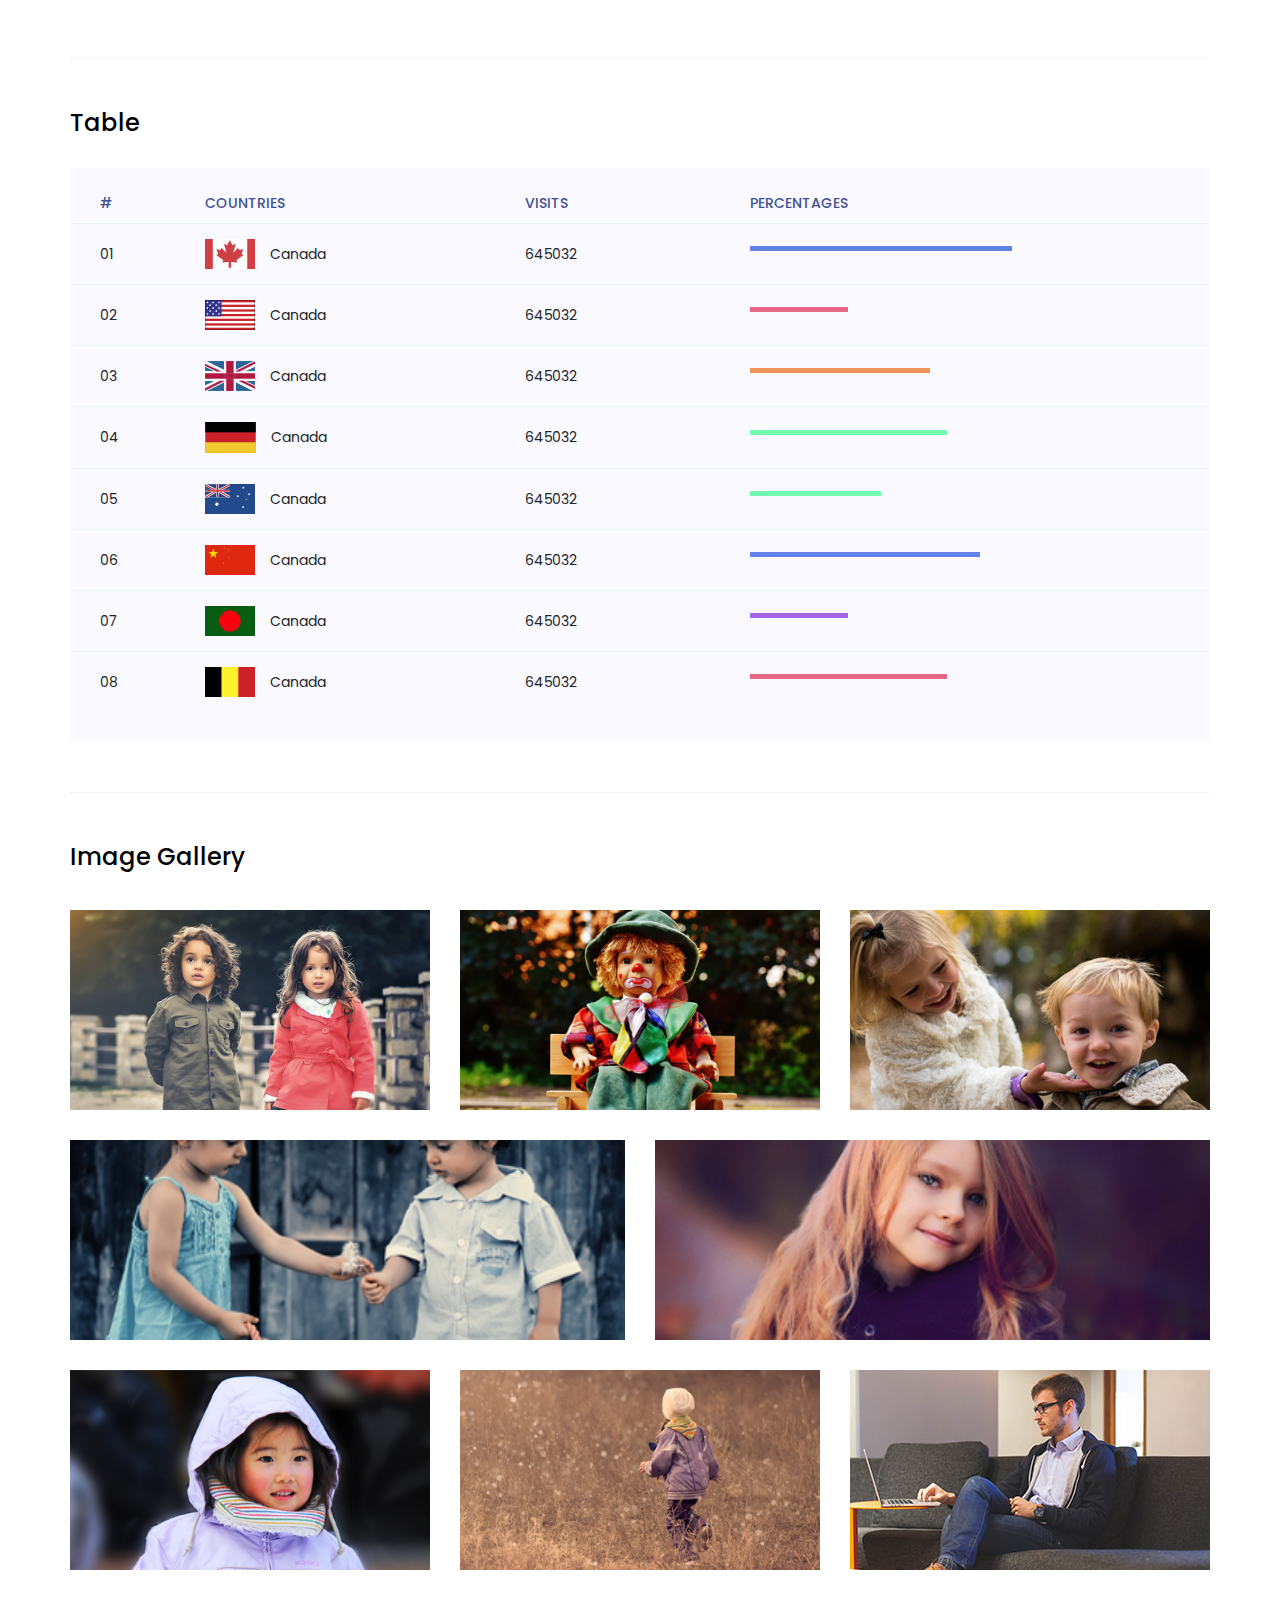
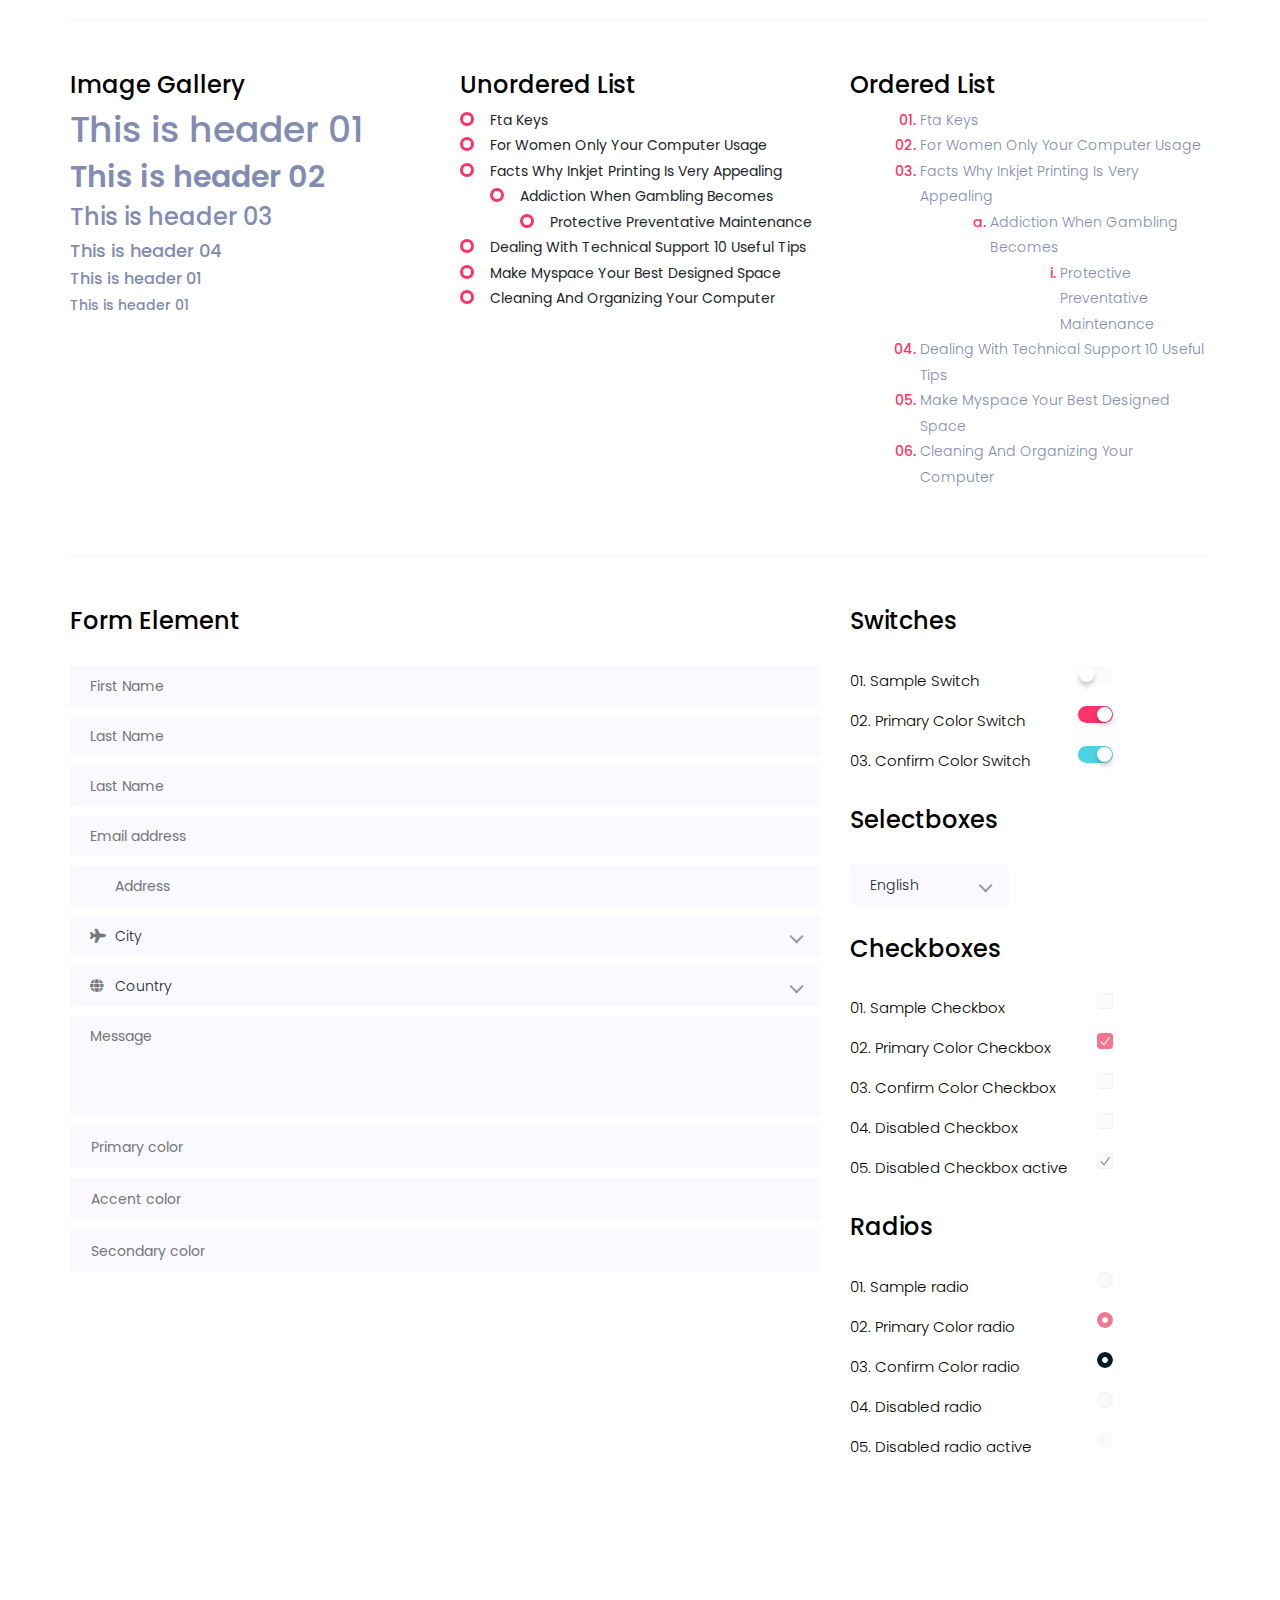
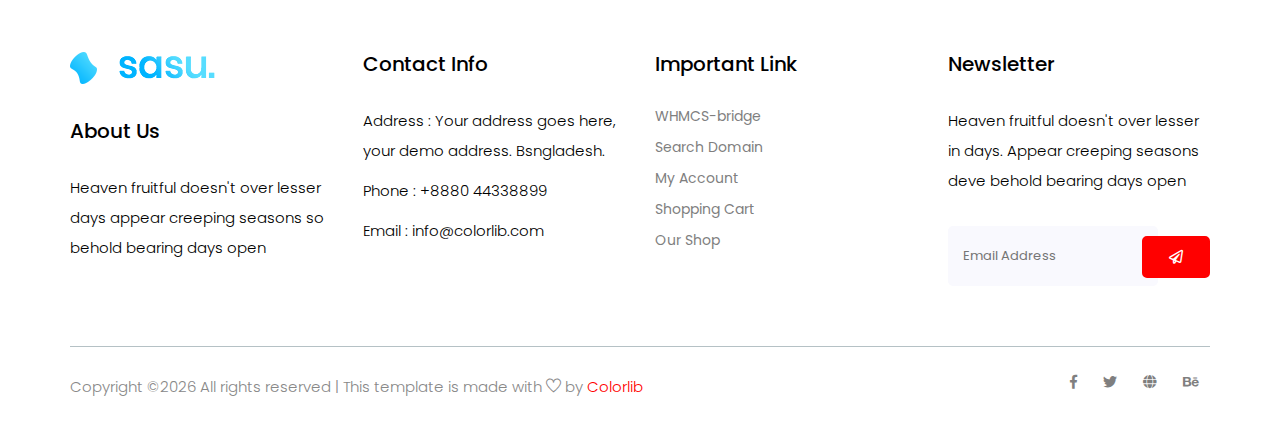
<file: elements.html>
<!doctype html>
<html lang="zxx">

<head>
	<!-- Required meta tags -->
	<meta charset="utf-8">
	<meta name="viewport" content="width=device-width, initial-scale=1, shrink-to-fit=no">
	<title>aranoz</title>
	<link rel="icon" href="img/favicon.png">
	<!-- Bootstrap CSS -->
	<link rel="stylesheet" href="css/bootstrap.min.css">
	<!-- animate CSS -->
	<link rel="stylesheet" href="css/animate.css">
	<!-- owl carousel CSS -->
	<link rel="stylesheet" href="css/owl.carousel.min.css">
	<!-- font awesome CSS -->
	<link rel="stylesheet" href="css/all.css">
	<!-- flaticon CSS -->
	<link rel="stylesheet" href="css/flaticon.css">
	<link rel="stylesheet" href="css/themify-icons.css">
	<link rel="stylesheet" href="css/nice-select.css">
	<!-- font awesome CSS -->
	<link rel="stylesheet" href="css/magnific-popup.css">
	<!-- swiper CSS -->
	<link rel="stylesheet" href="css/slick.css">
	<!-- style CSS -->
	<link rel="stylesheet" href="css/style.css">
</head>

<body>
	<!--::header part start::-->
	<header class="main_menu home_menu">
        <div class="container">
            <div class="row align-items-center">
                <div class="col-lg-12">
                    <nav class="navbar navbar-expand-lg navbar-light">
                        <a class="navbar-brand" href="index.html"> <img src="img/logo.png" alt="logo"> </a>
                        <button class="navbar-toggler" type="button" data-toggle="collapse"
                            data-target="#navbarSupportedContent" aria-controls="navbarSupportedContent"
                            aria-expanded="false" aria-label="Toggle navigation">
                            <span class="menu_icon"><i class="fas fa-bars"></i></span>
                        </button>

                        <div class="collapse navbar-collapse main-menu-item" id="navbarSupportedContent">
                            <ul class="navbar-nav">
                                <li class="nav-item">
                                    <a class="nav-link" href="index.html">Home</a>
                                </li>
                                <li class="nav-item dropdown">
                                    <a class="nav-link dropdown-toggle" href="blog.html" id="navbarDropdown_1"
                                        role="button" data-toggle="dropdown" aria-haspopup="true" aria-expanded="false">
                                        Shop
                                    </a>
                                    <div class="dropdown-menu" aria-labelledby="navbarDropdown_1">
                                        <a class="dropdown-item" href="category.html"> shop category</a>
                                        <a class="dropdown-item" href="single-product.html">product details</a>
                                        
                                    </div>
                                </li>
                                <li class="nav-item dropdown">
                                    <a class="nav-link dropdown-toggle" href="blog.html" id="navbarDropdown_3"
                                        role="button" data-toggle="dropdown" aria-haspopup="true" aria-expanded="false">
                                        pages
                                    </a>
                                    <div class="dropdown-menu" aria-labelledby="navbarDropdown_2">
                                        <a class="dropdown-item" href="login.html"> login</a>
                                        <a class="dropdown-item" href="tracking.html">tracking</a>
                                        <a class="dropdown-item" href="checkout.html">product checkout</a>
                                        <a class="dropdown-item" href="cart.html">shopping cart</a>
                                        <a class="dropdown-item" href="confirmation.html">confirmation</a>
                                        <a class="dropdown-item" href="elements.html">elements</a>
                                    </div>
                                </li>
                                <li class="nav-item dropdown">
                                    <a class="nav-link dropdown-toggle" href="blog.html" id="navbarDropdown_2"
                                        role="button" data-toggle="dropdown" aria-haspopup="true" aria-expanded="false">
                                        blog
                                    </a>
                                    <div class="dropdown-menu" aria-labelledby="navbarDropdown_2">
                                        <a class="dropdown-item" href="blog.html"> blog</a>
                                        <a class="dropdown-item" href="single-blog.html">Single blog</a>
                                    </div>
                                </li>
                                
                                <li class="nav-item">
                                    <a class="nav-link" href="contact.html">Contact</a>
                                </li>
                            </ul>
                        </div>
                        <div class="hearer_icon d-flex">
                            <a id="search_1" href="javascript:void(0)"><i class="ti-search"></i></a>
                            <a href=""><i class="ti-heart"></i></a>
                            <div class="dropdown cart">
                                <a class="dropdown-toggle" href="#" id="navbarDropdown3" role="button"
                                    data-toggle="dropdown" aria-haspopup="true" aria-expanded="false">
                                    <i class="fas fa-cart-plus"></i>
                                </a>
                                <!-- <div class="dropdown-menu" aria-labelledby="navbarDropdown">
                                    <div class="single_product">
    
                                    </div>
                                </div> -->
                                
                            </div>
                        </div>
                    </nav>
                </div>
            </div>
        </div>
        <div class="search_input" id="search_input_box">
            <div class="container ">
                <form class="d-flex justify-content-between search-inner">
                    <input type="text" class="form-control" id="search_input" placeholder="Search Here">
                    <button type="submit" class="btn"></button>
                    <span class="ti-close" id="close_search" title="Close Search"></span>
                </form>
            </div>
        </div>
    </header>
	<!-- Header part end-->


	<!-- breadcrumb start-->
	<section class="breadcrumb breadcrumb_bg">
		<div class="container">
			<div class="row">
				<div class="col-lg-12">
					<div class="breadcrumb_iner text-center">
						<div class="breadcrumb_iner_item">
							<h2>elements</h2>
						</div>
					</div>
				</div>
			</div>
		</div>
	</section>
	<!-- breadcrumb start-->

	<!-- Start Sample Area -->
	<section class="sample-text-area">
		<div class="container box_1170">
			<h3 class="text-heading">Text Sample</h3>
			<p class="sample-text">
				Every avid independent filmmaker has <b>Bold</b> about making that <i>Italic</i> interest documentary,
				or short
				film to show off their creative prowess. Many have great ideas and want to “wow”
				the<sup>Superscript</sup> scene,
				or video renters with their big project. But once you have the<sub>Subscript</sub> “in the can” (no easy
				feat), how
				do you move from a <del>Strike</del> through of master DVDs with the <u>“Underline”</u> marked
				hand-written title
				inside a secondhand CD case, to a pile of cardboard boxes full of shiny new, retail-ready DVDs, with UPC
				barcodes
				and polywrap sitting on your doorstep? You need to create eye-popping artwork and have your project
				replicated.
				Using a reputable full service DVD Replication company like PacificDisc, Inc. to partner with is
				certainly a
				helpful option to ensure a professional end result, but to help with your DVD replication project, here
				are 4 easy
				steps to follow for good DVD replication results:

			</p>
		</div>
	</section>
	<!-- End Sample Area -->

	<!-- Start Button -->
	<section class="button-area">
		<div class="container box_1170 border-top-generic">
			<h3 class="text-heading">Sample Buttons</h3>
			<div class="button-group-area">
				<a href="#" class="genric-btn default">Default</a>
				<a href="#" class="genric-btn primary">Primary</a>
				<a href="#" class="genric-btn success">Success</a>
				<a href="#" class="genric-btn info">Info</a>
				<a href="#" class="genric-btn warning">Warning</a>
				<a href="#" class="genric-btn danger">Danger</a>
				<a href="#" class="genric-btn link">Link</a>
				<a href="#" class="genric-btn disable">Disable</a>
			</div>
			<div class="button-group-area mt-10">
				<a href="#" class="genric-btn default-border">Default</a>
				<a href="#" class="genric-btn primary-border">Primary</a>
				<a href="#" class="genric-btn success-border">Success</a>
				<a href="#" class="genric-btn info-border">Info</a>
				<a href="#" class="genric-btn warning-border">Warning</a>
				<a href="#" class="genric-btn danger-border">Danger</a>
				<a href="#" class="genric-btn link-border">Link</a>
				<a href="#" class="genric-btn disable">Disable</a>
			</div>
			<div class="button-group-area mt-40">
				<a href="#" class="genric-btn default radius">Default</a>
				<a href="#" class="genric-btn primary radius">Primary</a>
				<a href="#" class="genric-btn success radius">Success</a>
				<a href="#" class="genric-btn info radius">Info</a>
				<a href="#" class="genric-btn warning radius">Warning</a>
				<a href="#" class="genric-btn danger radius">Danger</a>
				<a href="#" class="genric-btn link radius">Link</a>
				<a href="#" class="genric-btn disable radius">Disable</a>
			</div>
			<div class="button-group-area mt-10">
				<a href="#" class="genric-btn default-border radius">Default</a>
				<a href="#" class="genric-btn primary-border radius">Primary</a>
				<a href="#" class="genric-btn success-border radius">Success</a>
				<a href="#" class="genric-btn info-border radius">Info</a>
				<a href="#" class="genric-btn warning-border radius">Warning</a>
				<a href="#" class="genric-btn danger-border radius">Danger</a>
				<a href="#" class="genric-btn link-border radius">Link</a>
				<a href="#" class="genric-btn disable radius">Disable</a>
			</div>
			<div class="button-group-area mt-40">
				<a href="#" class="genric-btn default circle">Default</a>
				<a href="#" class="genric-btn primary circle">Primary</a>
				<a href="#" class="genric-btn success circle">Success</a>
				<a href="#" class="genric-btn info circle">Info</a>
				<a href="#" class="genric-btn warning circle">Warning</a>
				<a href="#" class="genric-btn danger circle">Danger</a>
				<a href="#" class="genric-btn link circle">Link</a>
				<a href="#" class="genric-btn disable circle">Disable</a>
			</div>
			<div class="button-group-area mt-10">
				<a href="#" class="genric-btn default-border circle">Default</a>
				<a href="#" class="genric-btn primary-border circle">Primary</a>
				<a href="#" class="genric-btn success-border circle">Success</a>
				<a href="#" class="genric-btn info-border circle">Info</a>
				<a href="#" class="genric-btn warning-border circle">Warning</a>
				<a href="#" class="genric-btn danger-border circle">Danger</a>
				<a href="#" class="genric-btn link-border circle">Link</a>
				<a href="#" class="genric-btn disable circle">Disable</a>
			</div>
			<div class="button-group-area mt-40">
				<a href="#" class="genric-btn default circle arrow">Default<span class="lnr lnr-arrow-right"></span></a>
				<a href="#" class="genric-btn primary circle arrow">Primary<span class="lnr lnr-arrow-right"></span></a>
				<a href="#" class="genric-btn success circle arrow">Success<span class="lnr lnr-arrow-right"></span></a>
				<a href="#" class="genric-btn info circle arrow">Info<span class="lnr lnr-arrow-right"></span></a>
				<a href="#" class="genric-btn warning circle arrow">Warning<span class="lnr lnr-arrow-right"></span></a>
				<a href="#" class="genric-btn danger circle arrow">Danger<span class="lnr lnr-arrow-right"></span></a>
			</div>
			<div class="button-group-area mt-10">
				<a href="#" class="genric-btn default-border circle arrow">Default<span
						class="lnr lnr-arrow-right"></span></a>
				<a href="#" class="genric-btn primary-border circle arrow">Primary<span
						class="lnr lnr-arrow-right"></span></a>
				<a href="#" class="genric-btn success-border circle arrow">Success<span
						class="lnr lnr-arrow-right"></span></a>
				<a href="#" class="genric-btn info-border circle arrow">Info<span
						class="lnr lnr-arrow-right"></span></a>
				<a href="#" class="genric-btn warning-border circle arrow">Warning<span
						class="lnr lnr-arrow-right"></span></a>
				<a href="#" class="genric-btn danger-border circle arrow">Danger<span
						class="lnr lnr-arrow-right"></span></a>
			</div>
			<div class="button-group-area mt-40">
				<a href="#" class="genric-btn primary e-large">Extra Large</a>
				<a href="#" class="genric-btn success large">Large</a>
				<a href="#" class="genric-btn primary">Default</a>
				<a href="#" class="genric-btn success medium">Medium</a>
				<a href="#" class="genric-btn primary small">Small</a>
			</div>
			<div class="button-group-area mt-10">
				<a href="#" class="genric-btn primary-border e-large">Extra Large</a>
				<a href="#" class="genric-btn success-border large">Large</a>
				<a href="#" class="genric-btn primary-border">Default</a>
				<a href="#" class="genric-btn success-border medium">Medium</a>
				<a href="#" class="genric-btn primary-border small">Small</a>
			</div>
		</div>
	</section>
	<!-- End Button -->

	<!-- Start Align Area -->
	<div class="whole-wrap">
		<div class="container box_1170">
			<div class="section-top-border">
				<h3 class="mb-30">Left Aligned</h3>
				<div class="row">
					<div class="col-md-3">
						<img src="img/elements/d.jpg" alt="" class="img-fluid">
					</div>
					<div class="col-md-9 mt-sm-20">
						<p>Recently, the US Federal government banned online casinos from operating in America by making
							it illegal to
							transfer money to them through any US bank or payment system. As a result of this law, most
							of the popular
							online casino networks such as Party Gaming and PlayTech left the United States. Overnight,
							online casino
							players found themselves being chased by the Federal government. But, after a fortnight, the
							online casino
							industry came up with a solution and new online casinos started taking root. These began to
							operate under a
							different business umbrella, and by doing that, rendered the transfer of money to and from
							them legal. A major
							part of this was enlisting electronic banking systems that would accept this new
							clarification and start doing
							business with me. Listed in this article are the electronic banking systems that accept
							players from the United
							States that wish to play in online casinos.</p>
					</div>
				</div>
			</div>
			<div class="section-top-border text-right">
				<h3 class="mb-30">Right Aligned</h3>
				<div class="row">
					<div class="col-md-9">
						<p class="text-right">Over time, even the most sophisticated, memory packed computer can begin
							to run slow if we
							don’t do something to prevent it. The reason why has less to do with how computers are made
							and how they age and
							more to do with the way we use them. You see, all of the daily tasks that we do on our PC
							from running programs
							to downloading and deleting software can make our computer sluggish. To keep this from
							happening, you need to
							understand the reasons why your PC is getting slower and do something to keep your PC
							running at its best. You
							can do this through regular maintenance and PC performance optimization programs</p>
						<p class="text-right">Before we discuss all of the things that could be affecting your PC’s
							performance, let’s
							talk a little about what symptoms</p>
					</div>
					<div class="col-md-3">
						<img src="img/elements/d.jpg" alt="" class="img-fluid">
					</div>
				</div>
			</div>
			<div class="section-top-border">
				<h3 class="mb-30">Definition</h3>
				<div class="row">
					<div class="col-md-4">
						<div class="single-defination">
							<h4 class="mb-20">Definition 01</h4>
							<p>Recently, the US Federal government banned online casinos from operating in America by
								making it illegal to
								transfer money to them through any US bank or payment system. As a result of this law,
								most of the popular
								online casino networks</p>
						</div>
					</div>
					<div class="col-md-4">
						<div class="single-defination">
							<h4 class="mb-20">Definition 02</h4>
							<p>Recently, the US Federal government banned online casinos from operating in America by
								making it illegal to
								transfer money to them through any US bank or payment system. As a result of this law,
								most of the popular
								online casino networks</p>
						</div>
					</div>
					<div class="col-md-4">
						<div class="single-defination">
							<h4 class="mb-20">Definition 03</h4>
							<p>Recently, the US Federal government banned online casinos from operating in America by
								making it illegal to
								transfer money to them through any US bank or payment system. As a result of this law,
								most of the popular
								online casino networks</p>
						</div>
					</div>
				</div>
			</div>
			<div class="section-top-border">
				<h3 class="mb-30">Block Quotes</h3>
				<div class="row">
					<div class="col-lg-12">
						<blockquote class="generic-blockquote">
							“Recently, the US Federal government banned online casinos from operating in America by
							making it illegal to
							transfer money to them through any US bank or payment system. As a result of this law, most
							of the popular
							online casino networks such as Party Gaming and PlayTech left the United States. Overnight,
							online casino
							players found themselves being chased by the Federal government. But, after a fortnight, the
							online casino
							industry came up with a solution and new online casinos started taking root. These began to
							operate under a
							different business umbrella, and by doing that, rendered the transfer of money to and from
							them legal. A major
							part of this was enlisting electronic banking systems that would accept this new
							clarification and start doing
							business with me. Listed in this article are the electronic banking”
						</blockquote>
					</div>
				</div>
			</div>
			<div class="section-top-border">
				<h3 class="mb-30">Table</h3>
				<div class="progress-table-wrap">
					<div class="progress-table">
						<div class="table-head">
							<div class="serial">#</div>
							<div class="country">Countries</div>
							<div class="visit">Visits</div>
							<div class="percentage">Percentages</div>
						</div>
						<div class="table-row">
							<div class="serial">01</div>
							<div class="country"> <img src="img/elements/f1.jpg" alt="flag">Canada</div>
							<div class="visit">645032</div>
							<div class="percentage">
								<div class="progress">
									<div class="progress-bar color-1" role="progressbar" style="width: 80%"
										aria-valuenow="80" aria-valuemin="0" aria-valuemax="100"></div>
								</div>
							</div>
						</div>
						<div class="table-row">
							<div class="serial">02</div>
							<div class="country"> <img src="img/elements/f2.jpg" alt="flag">Canada</div>
							<div class="visit">645032</div>
							<div class="percentage">
								<div class="progress">
									<div class="progress-bar color-2" role="progressbar" style="width: 30%"
										aria-valuenow="30" aria-valuemin="0" aria-valuemax="100"></div>
								</div>
							</div>
						</div>
						<div class="table-row">
							<div class="serial">03</div>
							<div class="country"> <img src="img/elements/f3.jpg" alt="flag">Canada</div>
							<div class="visit">645032</div>
							<div class="percentage">
								<div class="progress">
									<div class="progress-bar color-3" role="progressbar" style="width: 55%"
										aria-valuenow="55" aria-valuemin="0" aria-valuemax="100"></div>
								</div>
							</div>
						</div>
						<div class="table-row">
							<div class="serial">04</div>
							<div class="country"> <img src="img/elements/f4.jpg" alt="flag">Canada</div>
							<div class="visit">645032</div>
							<div class="percentage">
								<div class="progress">
									<div class="progress-bar color-4" role="progressbar" style="width: 60%"
										aria-valuenow="60" aria-valuemin="0" aria-valuemax="100"></div>
								</div>
							</div>
						</div>
						<div class="table-row">
							<div class="serial">05</div>
							<div class="country"> <img src="img/elements/f5.jpg" alt="flag">Canada</div>
							<div class="visit">645032</div>
							<div class="percentage">
								<div class="progress">
									<div class="progress-bar color-5" role="progressbar" style="width: 40%"
										aria-valuenow="40" aria-valuemin="0" aria-valuemax="100"></div>
								</div>
							</div>
						</div>
						<div class="table-row">
							<div class="serial">06</div>
							<div class="country"> <img src="img/elements/f6.jpg" alt="flag">Canada</div>
							<div class="visit">645032</div>
							<div class="percentage">
								<div class="progress">
									<div class="progress-bar color-6" role="progressbar" style="width: 70%"
										aria-valuenow="70" aria-valuemin="0" aria-valuemax="100"></div>
								</div>
							</div>
						</div>
						<div class="table-row">
							<div class="serial">07</div>
							<div class="country"> <img src="img/elements/f7.jpg" alt="flag">Canada</div>
							<div class="visit">645032</div>
							<div class="percentage">
								<div class="progress">
									<div class="progress-bar color-7" role="progressbar" style="width: 30%"
										aria-valuenow="30" aria-valuemin="0" aria-valuemax="100"></div>
								</div>
							</div>
						</div>
						<div class="table-row">
							<div class="serial">08</div>
							<div class="country"> <img src="img/elements/f8.jpg" alt="flag">Canada</div>
							<div class="visit">645032</div>
							<div class="percentage">
								<div class="progress">
									<div class="progress-bar color-8" role="progressbar" style="width: 60%"
										aria-valuenow="60" aria-valuemin="0" aria-valuemax="100"></div>
								</div>
							</div>
						</div>
					</div>
				</div>
			</div>
			<div class="section-top-border">
				<h3>Image Gallery</h3>
				<div class="row gallery-item">
					<div class="col-md-4">
						<a href="img/elements/g1.jpg" class="img-pop-up img-gal">
							<div class="single-gallery-image" style="background: url(img/elements/g1.jpg);"></div>
						</a>
					</div>
					<div class="col-md-4">
						<a href="img/elements/g2.jpg" class="img-pop-up img-gal">
							<div class="single-gallery-image" style="background: url(img/elements/g2.jpg);"></div>
						</a>
					</div>
					<div class="col-md-4">
						<a href="img/elements/g3.jpg" class="img-pop-up img-gal">
							<div class="single-gallery-image" style="background: url(img/elements/g3.jpg);"></div>
						</a>
					</div>
					<div class="col-md-6">
						<a href="img/elements/g4.jpg" class="img-pop-up img-gal">
							<div class="single-gallery-image" style="background: url(img/elements/g4.jpg);"></div>
						</a>
					</div>
					<div class="col-md-6">
						<a href="img/elements/g5.jpg" class="img-pop-up img-gal">
							<div class="single-gallery-image" style="background: url(img/elements/g5.jpg);"></div>
						</a>
					</div>
					<div class="col-md-4">
						<a href="img/elements/g6.jpg" class="img-pop-up img-gal">
							<div class="single-gallery-image" style="background: url(img/elements/g6.jpg);"></div>
						</a>
					</div>
					<div class="col-md-4">
						<a href="img/elements/g7.jpg" class="img-pop-up img-gal"">
							<div class=" single-gallery-image" style="background: url(img/elements/g7.jpg);"></div>
					</a>
				</div>
				<div class="col-md-4">
					<a href="img/elements/g8.jpg" class="img-pop-up img-gal">
						<div class="single-gallery-image" style="background: url(img/elements/g8.jpg);"></div>
					</a>
				</div>
			</div>
		</div>
		<div class="section-top-border">
			<div class="row">
				<div class="col-md-4">
					<h3 class="mb-20">Image Gallery</h3>
					<div class="typography">
						<h1>This is header 01</h1>
						<h2>This is header 02</h2>
						<h3>This is header 03</h3>
						<h4>This is header 04</h4>
						<h5>This is header 01</h5>
						<h6>This is header 01</h6>
					</div>
				</div>
				<div class="col-md-4 mt-sm-30">
					<h3 class="mb-20">Unordered List</h3>
					<div class="">
						<ul class="unordered-list">
							<li>Fta Keys</li>
							<li>For Women Only Your Computer Usage</li>
							<li>Facts Why Inkjet Printing Is Very Appealing
								<ul>
									<li>Addiction When Gambling Becomes
										<ul>
											<li>Protective Preventative Maintenance</li>
										</ul>
									</li>
								</ul>
							</li>
							<li>Dealing With Technical Support 10 Useful Tips</li>
							<li>Make Myspace Your Best Designed Space</li>
							<li>Cleaning And Organizing Your Computer</li>
						</ul>
					</div>
				</div>
				<div class="col-md-4 mt-sm-30">
					<h3 class="mb-20">Ordered List</h3>
					<div class="">
						<ol class="ordered-list">
							<li><span>Fta Keys</span></li>
							<li><span>For Women Only Your Computer Usage</span></li>
							<li><span>Facts Why Inkjet Printing Is Very Appealing</span>
								<ol class="ordered-list-alpha">
									<li><span>Addiction When Gambling Becomes</span>
										<ol class="ordered-list-roman">
											<li><span>Protective Preventative Maintenance</span></li>
										</ol>
									</li>
								</ol>
							</li>
							<li><span>Dealing With Technical Support 10 Useful Tips</span></li>
							<li><span>Make Myspace Your Best Designed Space</span></li>
							<li><span>Cleaning And Organizing Your Computer</span></li>
						</ol>
					</div>
				</div>
			</div>
		</div>
		<div class="section-top-border">
			<div class="row">
				<div class="col-lg-8 col-md-8">
					<h3 class="mb-30">Form Element</h3>
					<form action="#">
						<div class="mt-10">
							<input type="text" name="first_name" placeholder="First Name"
								onfocus="this.placeholder = ''" onblur="this.placeholder = 'First Name'" required
								class="single-input">
						</div>
						<div class="mt-10">
							<input type="text" name="last_name" placeholder="Last Name" onfocus="this.placeholder = ''"
								onblur="this.placeholder = 'Last Name'" required class="single-input">
						</div>
						<div class="mt-10">
							<input type="text" name="last_name" placeholder="Last Name" onfocus="this.placeholder = ''"
								onblur="this.placeholder = 'Last Name'" required class="single-input">
						</div>
						<div class="mt-10">
							<input type="email" name="EMAIL" placeholder="Email address" onfocus="this.placeholder = ''"
								onblur="this.placeholder = 'Email address'" required class="single-input">
						</div>
						<div class="input-group-icon mt-10">
							<div class="icon"><i class="fa fa-thumb-tack" aria-hidden="true"></i></div>
							<input type="text" name="address" placeholder="Address" onfocus="this.placeholder = ''"
								onblur="this.placeholder = 'Address'" required class="single-input">
						</div>
						<div class="input-group-icon mt-10">
							<div class="icon"><i class="fa fa-plane" aria-hidden="true"></i></div>
							<div class="form-select" id="default-select">
								<select>
									<option value=" 1">City</option>
									<option value="1">Dhaka</option>
									<option value="1">Dilli</option>
									<option value="1">Newyork</option>
									<option value="1">Islamabad</option>
								</select>
							</div>
						</div>
						<div class="input-group-icon mt-10">
							<div class="icon"><i class="fa fa-globe" aria-hidden="true"></i></div>
							<div class="form-select" id="default-select_1">
								<select>
									<option value=" 1">Country</option>
									<option value="1">Bangladesh</option>
									<option value="1">India</option>
									<option value="1">England</option>
									<option value="1">Srilanka</option>
								</select>
							</div>
						</div>

						<div class="mt-10">
							<textarea class="single-textarea" placeholder="Message" onfocus="this.placeholder = ''"
								onblur="this.placeholder = 'Message'" required></textarea>
						</div>
						<!-- For Gradient Border Use -->
						<!-- <div class="mt-10">
										<div class="primary-input">
											<input id="primary-input" type="text" name="first_name" placeholder="Primary color" onfocus="this.placeholder = ''" onblur="this.placeholder = 'Primary color'">
											<label for="primary-input"></label>
										</div>
									</div> -->
						<div class="mt-10">
							<input type="text" name="first_name" placeholder="Primary color"
								onfocus="this.placeholder = ''" onblur="this.placeholder = 'Primary color'" required
								class="single-input-primary">
						</div>
						<div class="mt-10">
							<input type="text" name="first_name" placeholder="Accent color"
								onfocus="this.placeholder = ''" onblur="this.placeholder = 'Accent color'" required
								class="single-input-accent">
						</div>
						<div class="mt-10">
							<input type="text" name="first_name" placeholder="Secondary color"
								onfocus="this.placeholder = ''" onblur="this.placeholder = 'Secondary color'" required
								class="single-input-secondary">
						</div>
					</form>
				</div>
				<div class="col-lg-3 col-md-4 mt-sm-30">
					<div class="single-element-widget">
						<h3 class="mb-30">Switches</h3>
						<div class="switch-wrap d-flex justify-content-between">
							<p>01. Sample Switch</p>
							<div class="primary-switch">
								<input type="checkbox" id="default-switch">
								<label for="default-switch"></label>
							</div>
						</div>
						<div class="switch-wrap d-flex justify-content-between">
							<p>02. Primary Color Switch</p>
							<div class="primary-switch">
								<input type="checkbox" id="primary-switch" checked>
								<label for="primary-switch"></label>
							</div>
						</div>
						<div class="switch-wrap d-flex justify-content-between">
							<p>03. Confirm Color Switch</p>
							<div class="confirm-switch">
								<input type="checkbox" id="confirm-switch" checked>
								<label for="confirm-switch"></label>
							</div>
						</div>
					</div>
					<div class="single-element-widget mt-30">
						<h3 class="mb-30">Selectboxes</h3>
						<div class="default-select" id="default-select_2">
							<select>
								<option value=" 1">English</option>
								<option value="1">Spanish</option>
								<option value="1">Arabic</option>
								<option value="1">Portuguise</option>
								<option value="1">Bengali</option>
							</select>
						</div>
					</div>
					<div class="single-element-widget mt-30">
						<h3 class="mb-30">Checkboxes</h3>
						<div class="switch-wrap d-flex justify-content-between">
							<p>01. Sample Checkbox</p>
							<div class="primary-checkbox">
								<input type="checkbox" id="default-checkbox">
								<label for="default-checkbox"></label>
							</div>
						</div>
						<div class="switch-wrap d-flex justify-content-between">
							<p>02. Primary Color Checkbox</p>
							<div class="primary-checkbox">
								<input type="checkbox" id="primary-checkbox" checked>
								<label for="primary-checkbox"></label>
							</div>
						</div>
						<div class="switch-wrap d-flex justify-content-between">
							<p>03. Confirm Color Checkbox</p>
							<div class="confirm-checkbox">
								<input type="checkbox" id="confirm-checkbox">
								<label for="confirm-checkbox"></label>
							</div>
						</div>
						<div class="switch-wrap d-flex justify-content-between">
							<p>04. Disabled Checkbox</p>
							<div class="disabled-checkbox">
								<input type="checkbox" id="disabled-checkbox" disabled>
								<label for="disabled-checkbox"></label>
							</div>
						</div>
						<div class="switch-wrap d-flex justify-content-between">
							<p>05. Disabled Checkbox active</p>
							<div class="disabled-checkbox">
								<input type="checkbox" id="disabled-checkbox-active" checked disabled>
								<label for="disabled-checkbox-active"></label>
							</div>
						</div>
					</div>
					<div class="single-element-widget mt-30">
						<h3 class="mb-30">Radios</h3>
						<div class="switch-wrap d-flex justify-content-between">
							<p>01. Sample radio</p>
							<div class="primary-radio">
								<input type="checkbox" id="default-radio">
								<label for="default-radio"></label>
							</div>
						</div>
						<div class="switch-wrap d-flex justify-content-between">
							<p>02. Primary Color radio</p>
							<div class="primary-radio">
								<input type="checkbox" id="primary-radio" checked>
								<label for="primary-radio"></label>
							</div>
						</div>
						<div class="switch-wrap d-flex justify-content-between">
							<p>03. Confirm Color radio</p>
							<div class="confirm-radio">
								<input type="checkbox" id="confirm-radio" checked>
								<label for="confirm-radio"></label>
							</div>
						</div>
						<div class="switch-wrap d-flex justify-content-between">
							<p>04. Disabled radio</p>
							<div class="disabled-radio">
								<input type="checkbox" id="disabled-radio" disabled>
								<label for="disabled-radio"></label>
							</div>
						</div>
						<div class="switch-wrap d-flex justify-content-between">
							<p>05. Disabled radio active</p>
							<div class="disabled-radio">
								<input type="checkbox" id="disabled-radio-active" checked disabled>
								<label for="disabled-radio-active"></label>
							</div>
						</div>
					</div>
				</div>
			</div>
		</div>
	</div>
	</div>
	<!-- End Align Area -->

	<!--::footer_part start::-->
	<footer class="footer_part">
		<div class="container">
			<div class="row">
				<div class="col-sm-6 col-lg-3">
					<div class="single_footer_part">
						<a href="index.html" class="footer_logo_iner"> <img src="img/footer_logo.png" alt="#"> </a>
						<h4>About Us</h4>
						<p>Heaven fruitful doesn't over lesser days appear creeping seasons so behold bearing days open
						</p>
					</div>
				</div>
				<div class="col-sm-6 col-lg-3">
					<div class="single_footer_part">
						<h4>Contact Info</h4>
						<p>Address : Your address goes
							here, your demo address.
							Bsngladesh.</p>
						<p>Phone : +8880 44338899</p>
						<p>Email : info@colorlib.com</p>
					</div>
				</div>
				<div class="col-sm-6 col-lg-3">
					<div class="single_footer_part">
						<h4>Important Link</h4>
						<ul class="list-unstyled">
							<li><a href=""> WHMCS-bridge</a></li>
							<li><a href="">Search Domain</a></li>
							<li><a href="">My Account</a></li>
							<li><a href="">Shopping Cart</a></li>
							<li><a href="">Our Shop</a></li>
						</ul>
					</div>
				</div>
				<div class="col-sm-6 col-lg-3">
					<div class="single_footer_part">
						<h4>Newsletter</h4>
						<p>Heaven fruitful doesn't over lesser in days. Appear creeping seasons deve behold bearing days
							open
						</p>
						<div id="mc_embed_signup">
							<form target="_blank"
								action="https://spondonit.us12.list-manage.com/subscribe/post?u=1462626880ade1ac87bd9c93a&amp;id=92a4423d01"
								method="get" class="subscribe_form relative mail_part">
								<input type="email" name="email" id="newsletter-form-email" placeholder="Email Address"
									class="placeholder hide-on-focus" onfocus="this.placeholder = ''"
									onblur="this.placeholder = ' Email Address '">
								<button type="submit" name="submit" id="newsletter-submit"
									class="email_icon newsletter-submit button-contactForm"><i
										class="far fa-paper-plane"></i></button>
								<div class="mt-10 info"></div>
							</form>
						</div>
					</div>
				</div>
			</div>
			<hr>
			<div class="row">
				<div class="col-lg-8">
					<div class="copyright_text">
						<P><!-- Link back to Colorlib can't be removed. Template is licensed under CC BY 3.0. -->
Copyright &copy;<script>document.write(new Date().getFullYear());</script> All rights reserved | This template is made with <i class="ti-heart" aria-hidden="true"></i> by <a href="https://colorlib.com" target="_blank">Colorlib</a>
<!-- Link back to Colorlib can't be removed. Template is licensed under CC BY 3.0. --></P>
					</div>
				</div>
				<div class="col-lg-4">
					<div class="footer_icon social_icon">
						<ul class="list-unstyled">
							<li><a href="#" class="single_social_icon"><i class="fab fa-facebook-f"></i></a></li>
							<li><a href="#" class="single_social_icon"><i class="fab fa-twitter"></i></a></li>
							<li><a href="#" class="single_social_icon"><i class="fas fa-globe"></i></a></li>
							<li><a href="#" class="single_social_icon"><i class="fab fa-behance"></i></a></li>
						</ul>
					</div>
				</div>
			</div>
		</div>
	</footer>
	<!--::footer_part end::-->

	<!-- jquery plugins here-->
	<!-- jquery -->
	<script src="js/jquery-1.12.1.min.js"></script>
	<!-- popper js -->
	<script src="js/popper.min.js"></script>
	<!-- bootstrap js -->
	<script src="js/bootstrap.min.js"></script>
	<!-- easing js -->
	<script src="js/jquery.magnific-popup.js"></script>
	<!-- swiper js -->
	<script src="js/swiper.min.js"></script>
	<!-- swiper js -->
	<script src="js/masonry.pkgd.js"></script>
	<!-- particles js -->
	<script src="js/owl.carousel.min.js"></script>
	<script src="js/jquery.nice-select.min.js"></script>
	<!-- slick js -->
	<script src="js/slick.min.js"></script>
	<script src="js/jquery.counterup.min.js"></script>
	<script src="js/waypoints.min.js"></script>
	<script src="js/contact.js"></script>
	<script src="js/jquery.ajaxchimp.min.js"></script>
	<script src="js/jquery.form.js"></script>
	<script src="js/jquery.validate.min.js"></script>
	<script src="js/mail-script.js"></script>
	<!-- custom js -->
	<script src="js/custom.js"></script>
</body>

</html>
</file>
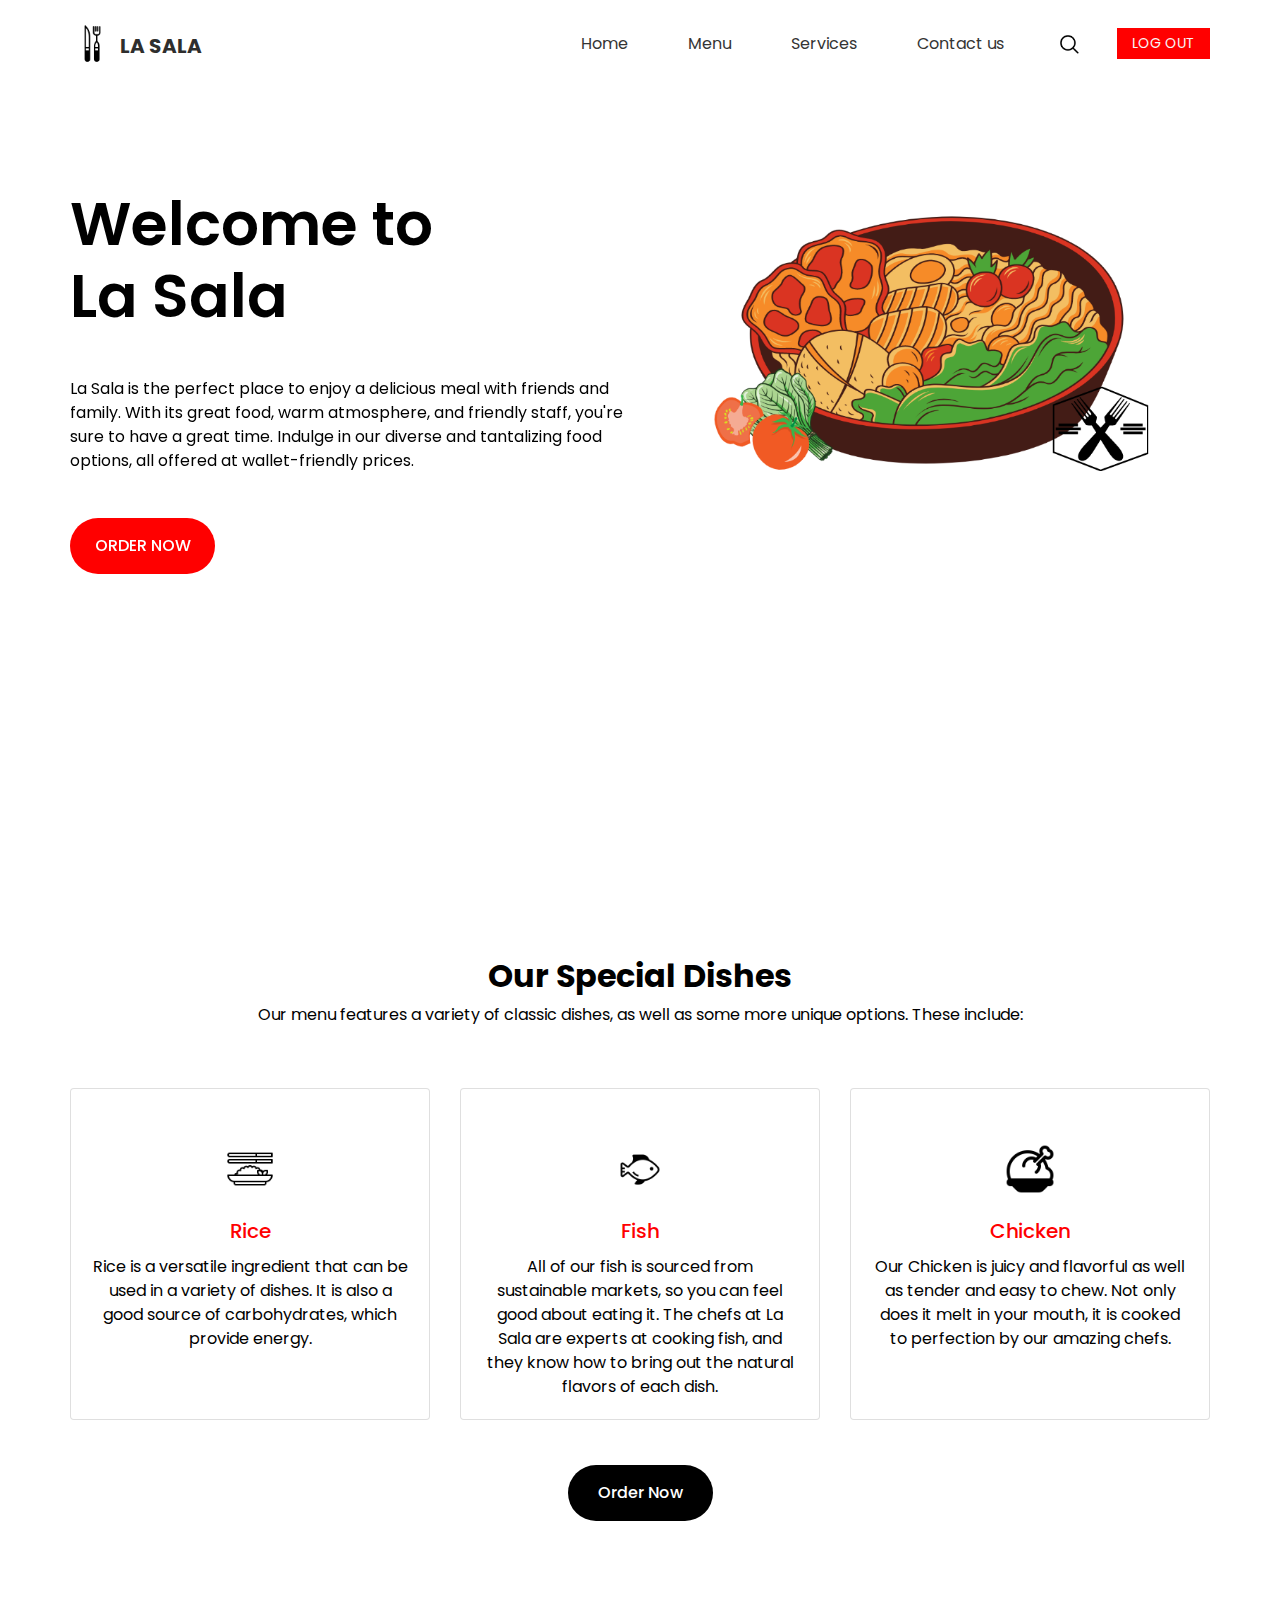
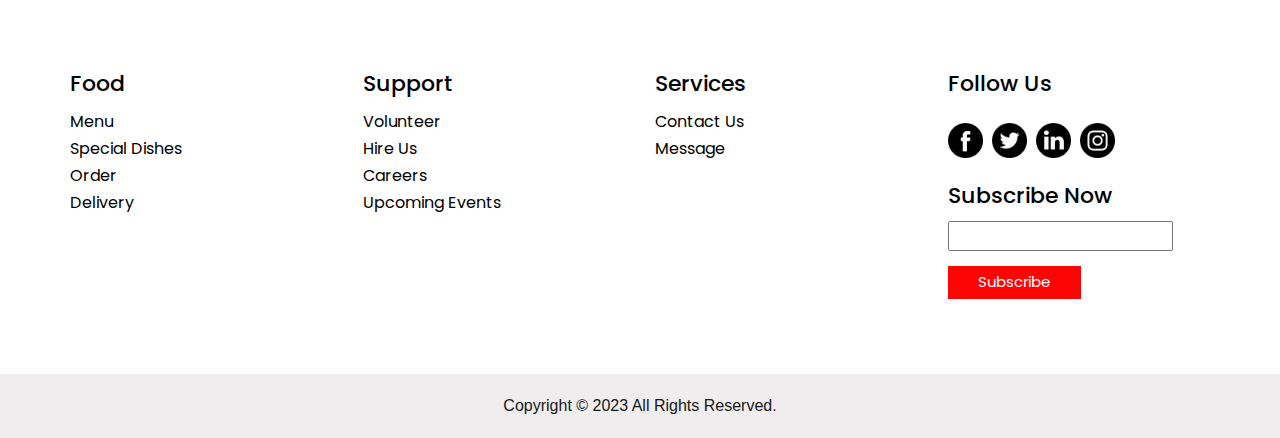
<file: homepage.html>
<!DOCTYPE html>
<html>

<head>
  <!-- Basic -->
  <meta charset="utf-8" />
  <meta http-equiv="X-UA-Compatible" content="IE=edge" />
  <!-- Mobile Metas -->
  <meta name="viewport" content="width=device-width, initial-scale=1, shrink-to-fit=no" />
  <!-- Site Metas -->
  <meta name="keywords" content="" />
  <meta name="description" content="" />
  <meta name="author" content="" />

  <title>Home Page</title>

  <!-- slider stylesheet -->
  <link rel="stylesheet" type="text/css"
    href="https://cdnjs.cloudflare.com/ajax/libs/OwlCarousel2/2.1.3/assets/owl.carousel.min.css" />

  <!-- bootstrap core css -->
  <link rel="stylesheet" type="text/css" href="css/bootstrap.css" />

  <!-- fonts style -->
  <link href="https://fonts.googleapis.com/css?family=Poppins:400,700&display=swap" rel="stylesheet" />
  <!-- Custom styles for this template -->
  <link href="css/style1.css" rel="stylesheet" />
  <!-- responsive style -->
  <link href="css/responsive.css" rel="stylesheet" />
</head>

<body>
  <div class="hero_area">
    <!-- header section strats -->
    <header class="header_section">
      <div class="container">
        <nav class="navbar navbar-expand-lg custom_nav-container pt-3">
          <a class="navbar-brand" href="index.html">
            <img src="images/logo1.png" alt="" /><span>
              La Sala
            </span>
          </a>
          <button class="navbar-toggler" type="button" data-toggle="collapse" data-target="#navbarSupportedContent"
            aria-controls="navbarSupportedContent" aria-expanded="false" aria-label="Toggle navigation">
            <span class="navbar-toggler-icon"></span>
          </button>

          <div class="collapse navbar-collapse" id="navbarSupportedContent">
            <div class="d-flex ml-auto flex-column flex-lg-row align-items-center">
              <ul class="navbar-nav  ">
                <li class="nav-item active">
                  <a class="nav-link" href="index.html">Home <span class="sr-only">(current)</span></a>
                </li>
                <li class="nav-item">
                  <a class="nav-link" href="#"> Menu</a>
                </li>
                <li class="nav-item">
                  <a class="nav-link" href="#"> Services </a>
                </li>
                <li class="nav-item">
                  <a class="nav-link" href="contact.html">Contact us</a>
                </li>
              </ul>
              <form class="form-inline my-2 my-lg-0 ml-0 ml-lg-4 mb-3 mb-lg-0">
                <button class="btn  my-2 my-sm-0 nav_search-btn" type="submit"></button>
              </form>
            </div>
            
            <div class="quote_btn-container ml-0 ml-lg-4 d-flex justify-content-center">
              <a href="">
                Log Out
              </a>
            </div>
          </div>
        </nav>
      </div>
    </header>
    <!-- end header section -->
    <!-- slider section -->
    <section class=" slider_section position-relative">
      <div id="carouselExampleControls" class="carousel slide" data-ride="carousel">
        <div class="carousel-inner">
          <div class="carousel-item active">
            <div class="slider_item-box">
              <div class="slider_item-container">
                <div class="container">
                  <div class="row">
                    <div class="col-md-6">
                      <div class="slider_item-detail">
                        <div>
                          <h1>
                            Welcome to <br />
                            La Sala
                          </h1>
                          <p>
                            La Sala is the perfect place to enjoy a delicious meal with friends and family. With its great food, warm atmosphere, and friendly staff, you're sure to have a great time. Indulge in our diverse and tantalizing food options, all offered at wallet-friendly prices.
                          </p>
                          <div class="d-flex ">
                            <a href="" class="text-uppercase custom_orange-btn">
                              Order Now
                            </a>                                                    
                            <!-- <a href="" class="text-uppercase custom_dark-btn">
                              Contact Us
                            </a> -->
                          </div>
                        </div>
                      </div>
                    </div>
                    <br>
                    <br>
                    <div class="col-md-6">
                      <div class="slider_img-box">
                        <div>
                          <img src="images/LP3.png" alt="" class="" />
                        </div>
                      </div>
                    </div>
                  </div>
                </div>
              </div>
            </div>
          </div>
          <!-- <div class="carousel-item">
            <div class="slider_item-box">
              <div class="slider_item-container">
                <div class="container">
                  <div class="row">
                    <div class="col-md-6">
                      <div class="slider_item-detail">
                        <div>
                          <h1>
                            Welcome to <br />
                            Our Fruits Shop
                          </h1>
                          <p>
                            There are many variations of passages of Lorem
                            Ipsum available, but the majority have suffered
                            alteration in some form, by injected humour, or
                            randomised words which don't look even slightly
                            believable.
                          </p>
                          <div class="d-flex">
                            <a href="" class="text-uppercase custom_orange-btn mr-3">
                              Shop Now
                            </a>
                            <a href="" class="text-uppercase custom_dark-btn">
                              Contact Us
                            </a>
                          </div>
                        </div>
                      </div>
                    </div>
                    <div class="col-md-6">
                      <div class="slider_img-box">
                        <div>
                          <img src="images/slide-img.png" alt="" class="" />
                        </div>
                      </div>
                    </div>
                  </div>
                </div>
              </div>
            </div>
          </div>
          <div class="carousel-item">
            <div class="slider_item-box">
              <div class="slider_item-container">
                <div class="container">
                  <div class="row">
                    <div class="col-md-6">
                      <div class="slider_item-detail">
                        <div>
                          <h1>
                            Welcome to <br />
                            Our Fruits Shop
                          </h1>
                          <p>
                            There are many variations of passages of Lorem
                            Ipsum available, but the majority have suffered
                            alteration in some form, by injected humour, or
                            randomised words which don't look even slightly
                            believable.
                          </p>
                          <div class="d-flex">
                            <a href="" class="text-uppercase custom_orange-btn mr-3">
                              Shop Now
                            </a>
                            <a href="" class="text-uppercase custom_dark-btn">
                              Contact Us
                            </a>
                          </div>
                        </div>
                      </div>
                    </div>
                    <div class="col-md-6">
                      <div class="slider_img-box">
                        <div>
                          <img src="images/slide-img.png" alt="" class="" />
                        </div>
                      </div>
                    </div>
                  </div>
                </div>
              </div>
            </div>
          </div>
        </div>
        <div class="custom_carousel-control">
          <a class="carousel-control-prev" href="#carouselExampleControls" role="button" data-slide="prev">
            <span class="sr-only">Previous</span>
          </a>
          <a class="carousel-control-next" href="#carouselExampleControls" role="button" data-slide="next">
            <span class="sr-only">Next</span>
          </a>
        </div>
      </div> -->
    </section>

    <!-- end slider section -->
  </div>

  <!-- service section -->

  <section class="service_section layout_padding ">
    <div class="container">
      <h2 class="custom_heading">Our Special Dishes</h2>
      <p class="custom_heading-text">
        Our menu features a variety of classic dishes, as well as some more unique options. These include:
      </p>
      <div class=" layout_padding2">
        <div class="card-deck">
          <div class="card">
            <img class="card-img-top" src="images/rice.png" alt="Card image cap" />
            <div class="card-body">
              <h5 class="card-title">Rice</h5>
              <p class="card-text">
                Rice is a versatile ingredient that can be used in a variety of dishes. It is also a good source of carbohydrates, which provide energy.
              </p>
            </div>
          </div>
          <div class="card">
            <img class="card-img-top" src="images/fish.png" alt="Card image cap" />
            <div class="card-body">
              <h5 class="card-title">Fish</h5>
              <p class="card-text">
                All of our fish is sourced from sustainable markets, so you can feel good about eating it. The chefs at La Sala are experts at cooking fish, and they know how to bring out the natural flavors of each dish.
              </p>
            </div>
          </div>
          <div class="card">
            <img class="card-img-top" src="images/chicken.png" alt="Card image cap" />
            <div class="card-body">
              <h5 class="card-title">Chicken</h5>
              <p class="card-text">
                Our Chicken is juicy and flavorful as well as tender and easy to chew. Not only does it melt in your mouth, it is cooked to perfection by our amazing chefs.
              </p>
            </div>
          </div>
        </div>
      </div>
      <div class="d-flex justify-content-center">
        <a href="" class="custom_dark-btn">
          Order Now
        </a>
      </div>
    </div>
  </section>

  <!-- end service section -->

  <!-- fruits section -->

  <!-- <section class="fruit_section">
    <div class="container">
      <h2 class="custom_heading">Fresh Fruits</h2>
      <p class="custom_heading-text">
        There are many variations of passages of Lorem Ipsum available, but
        the majority have
      </p>
      <div class="row layout_padding2">
        <div class="col-md-8">
          <div class="fruit_detail-box">
            <h3>
              Best Fresh Orange
            </h3>
            <p class="mt-4 mb-5">
              but the majority have suffered alteration in some form, by
              injected humour, or randomised words which don't look even
              slightly believable. If you are going to use a passage of Lorem
              Ipsum, you need to be
            </p>
            <div>
              <a href="" class="custom_dark-btn">
                Buy Now
              </a>
            </div>
          </div>
        </div>
        <div class="col-md-4 d-flex justify-content-center align-items-center">
          <div class="fruit_img-box d-flex justify-content-center align-items-center">
            <img src="images/orange.png" alt="" class="" width="250px" />
          </div>
        </div>
      </div>
      <div class="row layout_padding2">
        <div class="col-md-8">
          <div class="fruit_detail-box">
            <h3>
              Best Fresh Grapes
            </h3>
            <p class="mt-4 mb-5">
              but the majority have suffered alteration in some form, by
              injected humour, or randomised words which don't look even
              slightly believable. If you are going to use a passage of Lorem
              Ipsum, you need to be
            </p>
            <div>
              <a href="" class="custom_dark-btn">
                Buy Now
              </a>
            </div>
          </div>
        </div>
        <div class="col-md-4 d-flex justify-content-center align-items-center">
          <div class="fruit_img-box d-flex justify-content-center ">
            <img src="images/grapes.png" alt="" class="" width="100px" />
          </div>
        </div>
      </div>
      <div class="row layout_padding2-top layout_padding-bottom">
        <div class="col-md-8">
          <div class="fruit_detail-box">
            <h3>
              Best Fresh Gauva
            </h3>
            <p class="mt-4 mb-5">
              but the majority have suffered alteration in some form, by
              injected humour, or randomised words which don't look even
              slightly believable. If you are going to use a passage of Lorem
              Ipsum, you need to be
            </p>
            <div>
              <a href="" class="custom_dark-btn">
                Buy Now
              </a>
            </div>
          </div>
        </div>
        <div class="col-md-4 d-flex justify-content-center align-items-center">
          <div class="fruit_img-box d-flex justify-content-center align-items-center">
            <img src="images/gauva.png" alt="" class="" width="250px" />
          </div>
        </div>
      </div>
    </div>
  </section> -->

  <!-- end fruits section -->

  <!-- tasty section -->
  <!-- <section class="tasty_section">
    <div class="container_fluid">
      <h2>
        Very tasty fruits
      </h2>
    </div>
  </section> -->

  <!-- end tasty section -->

  <!-- client section -->

  <!-- <section class="client_section layout_padding">
    <div class="container">
      <h2 class="custom_heading">Testimonial</h2>
      <p class="custom_heading-text">
        There are many variations of passages of Lorem Ipsum available, but
        the majority have
      </p>
      <div>
        <div id="carouselExampleControls-2" class="carousel slide" data-ride="carousel">
          <div class="carousel-inner">
            <div class="carousel-item active">
              <div class="client_container layout_padding2">
                <div class="client_img-box">
                  <img src="images/client.png" alt="" />
                </div>
                <div class="client_detail">
                  <h3>
                    Johnhex
                  </h3>
                  <p class="custom_heading-text">
                    There are many variations of passages of Lorem Ipsum
                    available, but the majority have suffered alteration in
                    some form, by injected humour, or randomised words which
                    don't look even slightly believable. If you are <br />
                    going to use a passage of Lorem Ipsum, you need to be sure
                  </p>
                </div>
              </div>
            </div>
            <div class="carousel-item">
              <div class="client_container layout_padding2">
                <div class="client_img-box">
                  <img src="images/client.png" alt="" />
                </div>
                <div class="client_detail">
                  <h3>
                    Johnhex
                  </h3>
                  <p class="custom_heading-text">
                    There are many variations of passages of Lorem Ipsum
                    available, but the majority have suffered alteration in
                    some form, by injected humour, or randomised words which
                    don't look even slightly believable. If you are <br />
                    going to use a passage of Lorem Ipsum, you need to be sure
                  </p>
                </div>
              </div>
            </div>
            <div class="carousel-item">
              <div class="client_container layout_padding2">
                <div class="client_img-box">
                  <img src="images/client.png" alt="" />
                </div>
                <div class="client_detail">
                  <h3>
                    Johnhex
                  </h3>
                  <p class="custom_heading-text">
                    There are many variations of passages of Lorem Ipsum
                    available, but the majority have suffered alteration in
                    some form, by injected humour, or randomised words which
                    don't look even slightly believable. If you are <br />
                    going to use a passage of Lorem Ipsum, you need to be sure
                  </p>
                </div>
              </div>
            </div>
          </div>
          <div class="custom_carousel-control">
            <a class="carousel-control-prev" href="#carouselExampleControls-2" role="button" data-slide="prev">
              <span class="" aria-hidden="true"></span>
              <span class="sr-only">Previous</span>
            </a>
            <a class="carousel-control-next" href="#carouselExampleControls-2" role="button" data-slide="next">
              <span class="" aria-hidden="true"></span>
              <span class="sr-only">Next</span>
            </a>
          </div>

        </div>
      </div>
    </div>
  </section> -->

  <!-- end client section -->

  <!-- contact section -->
  <!-- <section class="contact_section layout_padding">
    <div class="container">
      <h2 class="font-weight-bold">
        Contact Us
      </h2>
      <div class="row">
        <div class="col-md-8 mr-auto">
          <form action="">
            <div class="contact_form-container">
              <div>
                <div>
                  <input type="text" placeholder="Name">
                </div>
                <div>
                  <input type="text" placeholder="Phone Number">
                </div>
                <div>
                  <input type="email" placeholder="Email">
                </div>

                <div class="mt-5">
                  <input type="text" placeholder="Message">
                </div>
                <div class="mt-5">
                  <button type="submit">
                    send
                  </button>
                </div>
              </div>

            </div>

          </form>
        </div>
      </div>
    </div>
  </section> -->
  <!-- end contact section -->


  <!-- map section -->
  <!-- <section class="map_section">
    <div id="map" class="h-100 w-100 ">
    </div>
  </section> -->

  <!-- end map section -->

  <section class="info_section layout_padding">
    <div class="container">
      <div class="row">
        <div class="col-md-3">
          <h5>
            Food
          </h5>
          <ul>
            <li>
              Menu
            </li>
            <li>
              Special Dishes
            </li>
            <li>
              Order
            </li>
            <li>
              Delivery
            </li>
          </ul>
        </div>
        <div class="col-md-3">
          <h5>
            Support
          </h5>
          <ul>
            <li>
              Volunteer
            </li>
            <li>
              Hire Us
            </li>
            <li>
              Careers
            </li>
            <li>
              Upcoming Events
            </li>
          </ul>
        </div>
        <div class="col-md-3">
          <h5>
            Services
          </h5>
          <ul>
            <li>
              Contact Us
            </li>
            <li>
              Message
            </li>
            
          </ul>
        </div>
        <div class="col-md-3">
          <div class="social_container">
            <h5>
              Follow Us
            </h5>
            <div class="social-box">
              <a href="">
                <img src="images/fb.png" alt="">
              </a>

              <a href="">
                <img src="images/twitter.png" alt="">
              </a>
              <a href="">
                <img src="images/linkedin.png" alt="">
              </a>
              <a href="">
                <img src="images/instagram.png" alt="">
              </a>
            </div>
          </div>
          <div class="subscribe_container">
            <h5>
              Subscribe Now
            </h5>
            <div class="form_container">
              <form action="">
                <input type="email">
                <button type="submit">
                  Subscribe
                </button>
              </form>
            </div>
          </div>
        </div>
      </div>
    </div>
  </section>



  <!-- footer section -->
  <section class="container-fluid footer_section">
    <p>
      Copyright &copy; 2023 All Rights Reserved.
    </p>
  </section>
  <!-- footer section -->

  <script type="text/javascript" src="js/jquery-3.4.1.min.js"></script>
  <script type="text/javascript" src="js/bootstrap.js"></script>

  <script>
    // This example adds a marker to indicate the position of Bondi Beach in Sydney,
    // Australia.
    function initMap() {
      var map = new google.maps.Map(document.getElementById('map'), {
        zoom: 11,
        center: {
          lat: 40.645037,
          lng: -73.880224
        },
      });

      var image = 'images/maps-and-flags.png';
      var beachMarker = new google.maps.Marker({
        position: {
          lat: 40.645037,
          lng: -73.880224
        },
        map: map,
        icon: image
      });
    }
  </script>
  <!-- google map js -->
  <!-- <script src="https://maps.googleapis.com/maps/api/js?key=AIzaSyA8eaHt9Dh5H57Zh0xVTqxVdBFCvFMqFjQ&callback=initMap">
  </script> -->
  <!-- end google map js -->
</body>

</html>
</file>
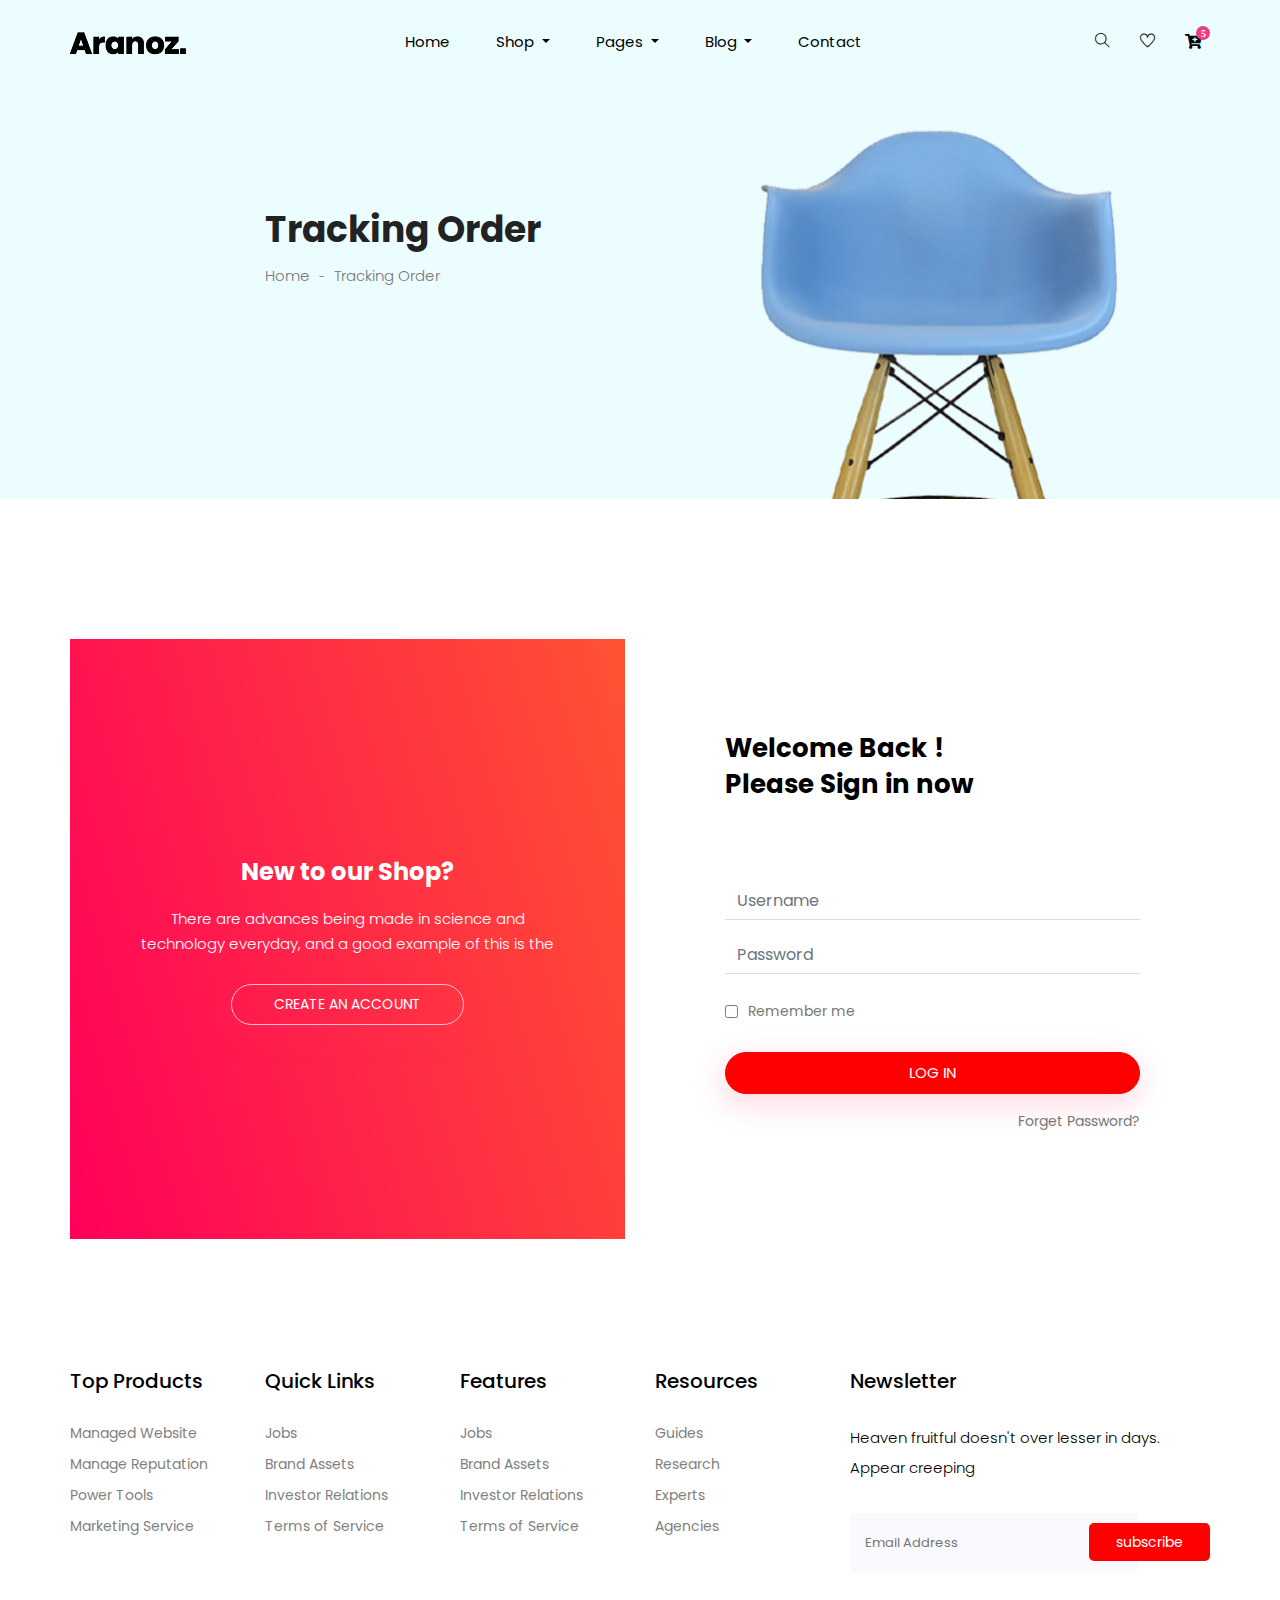
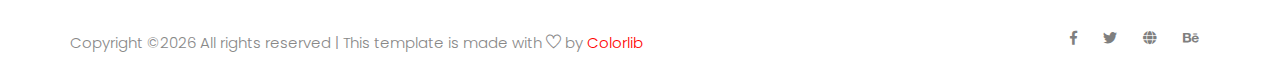
<file: login.html>
<!doctype html>
<html lang="zxx">

<head>
    <!-- Required meta tags -->
    <meta charset="utf-8">
    <meta name="viewport" content="width=device-width, initial-scale=1, shrink-to-fit=no">
    <title>aranoz</title>
    <link rel="icon" href="img/favicon.png">
    <!-- Bootstrap CSS -->
    <link rel="stylesheet" href="css/bootstrap.min.css">
    <!-- animate CSS -->
    <link rel="stylesheet" href="css/animate.css">
    <!-- owl carousel CSS -->
    <link rel="stylesheet" href="css/owl.carousel.min.css">
    <!-- font awesome CSS -->
    <link rel="stylesheet" href="css/all.css">
    <!-- flaticon CSS -->
    <link rel="stylesheet" href="css/flaticon.css">
    <link rel="stylesheet" href="css/themify-icons.css">
    <!-- font awesome CSS -->
    <link rel="stylesheet" href="css/magnific-popup.css">
    <!-- swiper CSS -->
    <link rel="stylesheet" href="css/slick.css">
    <!-- style CSS -->
    <link rel="stylesheet" href="css/style.css">
</head>

<body>
    <!--::header part start::-->
    <header class="main_menu home_menu">
        <div class="container">
            <div class="row align-items-center">
                <div class="col-lg-12">
                    <nav class="navbar navbar-expand-lg navbar-light">
                        <a class="navbar-brand" href="index.html"> <img src="img/logo.png" alt="logo"> </a>
                        <button class="navbar-toggler" type="button" data-toggle="collapse"
                            data-target="#navbarSupportedContent" aria-controls="navbarSupportedContent"
                            aria-expanded="false" aria-label="Toggle navigation">
                            <span class="menu_icon"><i class="fas fa-bars"></i></span>
                        </button>

                        <div class="collapse navbar-collapse main-menu-item" id="navbarSupportedContent">
                            <ul class="navbar-nav">
                                <li class="nav-item">
                                    <a class="nav-link" href="index.html">Home</a>
                                </li>
                                <li class="nav-item dropdown">
                                    <a class="nav-link dropdown-toggle" href="blog.html" id="navbarDropdown_1"
                                        role="button" data-toggle="dropdown" aria-haspopup="true" aria-expanded="false">
                                        Shop
                                    </a>
                                    <div class="dropdown-menu" aria-labelledby="navbarDropdown_1">
                                        <a class="dropdown-item" href="category.html"> shop category</a>
                                        <a class="dropdown-item" href="single-product.html">product details</a>
                                        
                                    </div>
                                </li>
                                <li class="nav-item dropdown">
                                    <a class="nav-link dropdown-toggle" href="blog.html" id="navbarDropdown_3"
                                        role="button" data-toggle="dropdown" aria-haspopup="true" aria-expanded="false">
                                        pages
                                    </a>
                                    <div class="dropdown-menu" aria-labelledby="navbarDropdown_2">
                                        <a class="dropdown-item" href="login.html"> login</a>
                                        <a class="dropdown-item" href="tracking.html">tracking</a>
                                        <a class="dropdown-item" href="checkout.html">product checkout</a>
                                        <a class="dropdown-item" href="cart.html">shopping cart</a>
                                        <a class="dropdown-item" href="confirmation.html">confirmation</a>
                                        <a class="dropdown-item" href="elements.html">elements</a>
                                    </div>
                                </li>
                                <li class="nav-item dropdown">
                                    <a class="nav-link dropdown-toggle" href="blog.html" id="navbarDropdown_2"
                                        role="button" data-toggle="dropdown" aria-haspopup="true" aria-expanded="false">
                                        blog
                                    </a>
                                    <div class="dropdown-menu" aria-labelledby="navbarDropdown_2">
                                        <a class="dropdown-item" href="blog.html"> blog</a>
                                        <a class="dropdown-item" href="single-blog.html">Single blog</a>
                                    </div>
                                </li>
                                
                                <li class="nav-item">
                                    <a class="nav-link" href="contact.html">Contact</a>
                                </li>
                            </ul>
                        </div>
                        <div class="hearer_icon d-flex">
                            <a id="search_1" href="javascript:void(0)"><i class="ti-search"></i></a>
                            <a href=""><i class="ti-heart"></i></a>
                            <div class="dropdown cart">
                                <a class="dropdown-toggle" href="#" id="navbarDropdown3" role="button"
                                    data-toggle="dropdown" aria-haspopup="true" aria-expanded="false">
                                    <i class="fas fa-cart-plus"></i>
                                </a>
                                <!-- <div class="dropdown-menu" aria-labelledby="navbarDropdown">
                                    <div class="single_product">
    
                                    </div>
                                </div> -->
                                
                            </div>
                        </div>
                    </nav>
                </div>
            </div>
        </div>
        <div class="search_input" id="search_input_box">
            <div class="container ">
                <form class="d-flex justify-content-between search-inner">
                    <input type="text" class="form-control" id="search_input" placeholder="Search Here">
                    <button type="submit" class="btn"></button>
                    <span class="ti-close" id="close_search" title="Close Search"></span>
                </form>
            </div>
        </div>
    </header>
    <!-- Header part end-->


    <!-- breadcrumb start-->
    <section class="breadcrumb breadcrumb_bg">
        <div class="container">
            <div class="row justify-content-center">
                <div class="col-lg-8">
                    <div class="breadcrumb_iner">
                        <div class="breadcrumb_iner_item">
                            <h2>Tracking Order</h2>
                            <p>Home <span>-</span> Tracking Order</p>
                        </div>
                    </div>
                </div>
            </div>
        </div>
    </section>
    <!-- breadcrumb start-->

    <!--================login_part Area =================-->
    <section class="login_part padding_top">
        <div class="container">
            <div class="row align-items-center">
                <div class="col-lg-6 col-md-6">
                    <div class="login_part_text text-center">
                        <div class="login_part_text_iner">
                            <h2>New to our Shop?</h2>
                            <p>There are advances being made in science and technology
                                everyday, and a good example of this is the</p>
                            <a href="#" class="btn_3">Create an Account</a>
                        </div>
                    </div>
                </div>
                <div class="col-lg-6 col-md-6">
                    <div class="login_part_form">
                        <div class="login_part_form_iner">
                            <h3>Welcome Back ! <br>
                                Please Sign in now</h3>
                            <form class="row contact_form" action="#" method="post" novalidate="novalidate">
                                <div class="col-md-12 form-group p_star">
                                    <input type="text" class="form-control" id="name" name="name" value=""
                                        placeholder="Username">
                                </div>
                                <div class="col-md-12 form-group p_star">
                                    <input type="password" class="form-control" id="password" name="password" value=""
                                        placeholder="Password">
                                </div>
                                <div class="col-md-12 form-group">
                                    <div class="creat_account d-flex align-items-center">
                                        <input type="checkbox" id="f-option" name="selector">
                                        <label for="f-option">Remember me</label>
                                    </div>
                                    <button type="submit" value="submit" class="btn_3">
                                        log in
                                    </button>
                                    <a class="lost_pass" href="#">forget password?</a>
                                </div>
                            </form>
                        </div>
                    </div>
                </div>
            </div>
        </div>
    </section>
    <!--================login_part end =================-->

    <!--::footer_part start::-->
    <footer class="footer_part">
        <div class="container">
            <div class="row justify-content-around">
                <div class="col-sm-6 col-lg-2">
                    <div class="single_footer_part">
                        <h4>Top Products</h4>
                        <ul class="list-unstyled">
                            <li><a href="">Managed Website</a></li>
                            <li><a href="">Manage Reputation</a></li>
                            <li><a href="">Power Tools</a></li>
                            <li><a href="">Marketing Service</a></li>
                        </ul>
                    </div>
                </div>
                <div class="col-sm-6 col-lg-2">
                    <div class="single_footer_part">
                        <h4>Quick Links</h4>
                        <ul class="list-unstyled">
                            <li><a href="">Jobs</a></li>
                            <li><a href="">Brand Assets</a></li>
                            <li><a href="">Investor Relations</a></li>
                            <li><a href="">Terms of Service</a></li>
                        </ul>
                    </div>
                </div>
                <div class="col-sm-6 col-lg-2">
                    <div class="single_footer_part">
                        <h4>Features</h4>
                        <ul class="list-unstyled">
                            <li><a href="">Jobs</a></li>
                            <li><a href="">Brand Assets</a></li>
                            <li><a href="">Investor Relations</a></li>
                            <li><a href="">Terms of Service</a></li>
                        </ul>
                    </div>
                </div>
                <div class="col-sm-6 col-lg-2">
                    <div class="single_footer_part">
                        <h4>Resources</h4>
                        <ul class="list-unstyled">
                            <li><a href="">Guides</a></li>
                            <li><a href="">Research</a></li>
                            <li><a href="">Experts</a></li>
                            <li><a href="">Agencies</a></li>
                        </ul>
                    </div>
                </div>
                <div class="col-sm-6 col-lg-4">
                    <div class="single_footer_part">
                        <h4>Newsletter</h4>
                        <p>Heaven fruitful doesn't over lesser in days. Appear creeping
                        </p>
                        <div id="mc_embed_signup">
                            <form target="_blank"
                                action="https://spondonit.us12.list-manage.com/subscribe/post?u=1462626880ade1ac87bd9c93a&amp;id=92a4423d01"
                                method="get" class="subscribe_form relative mail_part">
                                <input type="email" name="email" id="newsletter-form-email" placeholder="Email Address"
                                    class="placeholder hide-on-focus" onfocus="this.placeholder = ''"
                                    onblur="this.placeholder = ' Email Address '">
                                <button type="submit" name="submit" id="newsletter-submit"
                                    class="email_icon newsletter-submit button-contactForm">subscribe</button>
                                <div class="mt-10 info"></div>
                            </form>
                        </div>
                    </div>
                </div>
            </div>

        </div>
        <div class="copyright_part">
            <div class="container">
                <div class="row">
                    <div class="col-lg-8">
                        <div class="copyright_text">
                            <P><!-- Link back to Colorlib can't be removed. Template is licensed under CC BY 3.0. -->
Copyright &copy;<script>document.write(new Date().getFullYear());</script> All rights reserved | This template is made with <i class="ti-heart" aria-hidden="true"></i> by <a href="https://colorlib.com" target="_blank">Colorlib</a>
<!-- Link back to Colorlib can't be removed. Template is licensed under CC BY 3.0. --></P>
                        </div>
                    </div>
                    <div class="col-lg-4">
                        <div class="footer_icon social_icon">
                            <ul class="list-unstyled">
                                <li><a href="#" class="single_social_icon"><i class="fab fa-facebook-f"></i></a></li>
                                <li><a href="#" class="single_social_icon"><i class="fab fa-twitter"></i></a></li>
                                <li><a href="#" class="single_social_icon"><i class="fas fa-globe"></i></a></li>
                                <li><a href="#" class="single_social_icon"><i class="fab fa-behance"></i></a></li>
                            </ul>
                        </div>
                    </div>
                </div>
            </div>
        </div>
    </footer>
    <!--::footer_part end::-->

    <!-- jquery plugins here-->
    <!-- jquery -->
    <script src="js/jquery-1.12.1.min.js"></script>
    <!-- popper js -->
    <script src="js/popper.min.js"></script>
    <!-- bootstrap js -->
    <script src="js/bootstrap.min.js"></script>
    <!-- easing js -->
    <script src="js/jquery.magnific-popup.js"></script>
    <!-- swiper js -->
    <script src="js/swiper.min.js"></script>
    <!-- swiper js -->
    <script src="js/masonry.pkgd.js"></script>
    <!-- particles js -->
    <script src="js/owl.carousel.min.js"></script>
    <script src="js/jquery.nice-select.min.js"></script>
    <!-- slick js -->
    <script src="js/slick.min.js"></script>
    <script src="js/jquery.counterup.min.js"></script>
    <script src="js/waypoints.min.js"></script>
    <script src="js/contact.js"></script>
    <script src="js/jquery.ajaxchimp.min.js"></script>
    <script src="js/jquery.form.js"></script>
    <script src="js/jquery.validate.min.js"></script>
    <script src="js/mail-script.js"></script>
    <script src="js/stellar.js"></script>
    <script src="js/price_rangs.js"></script>
    <!-- custom js -->
    <script src="js/custom.js"></script>
</body>

</html>
</file>
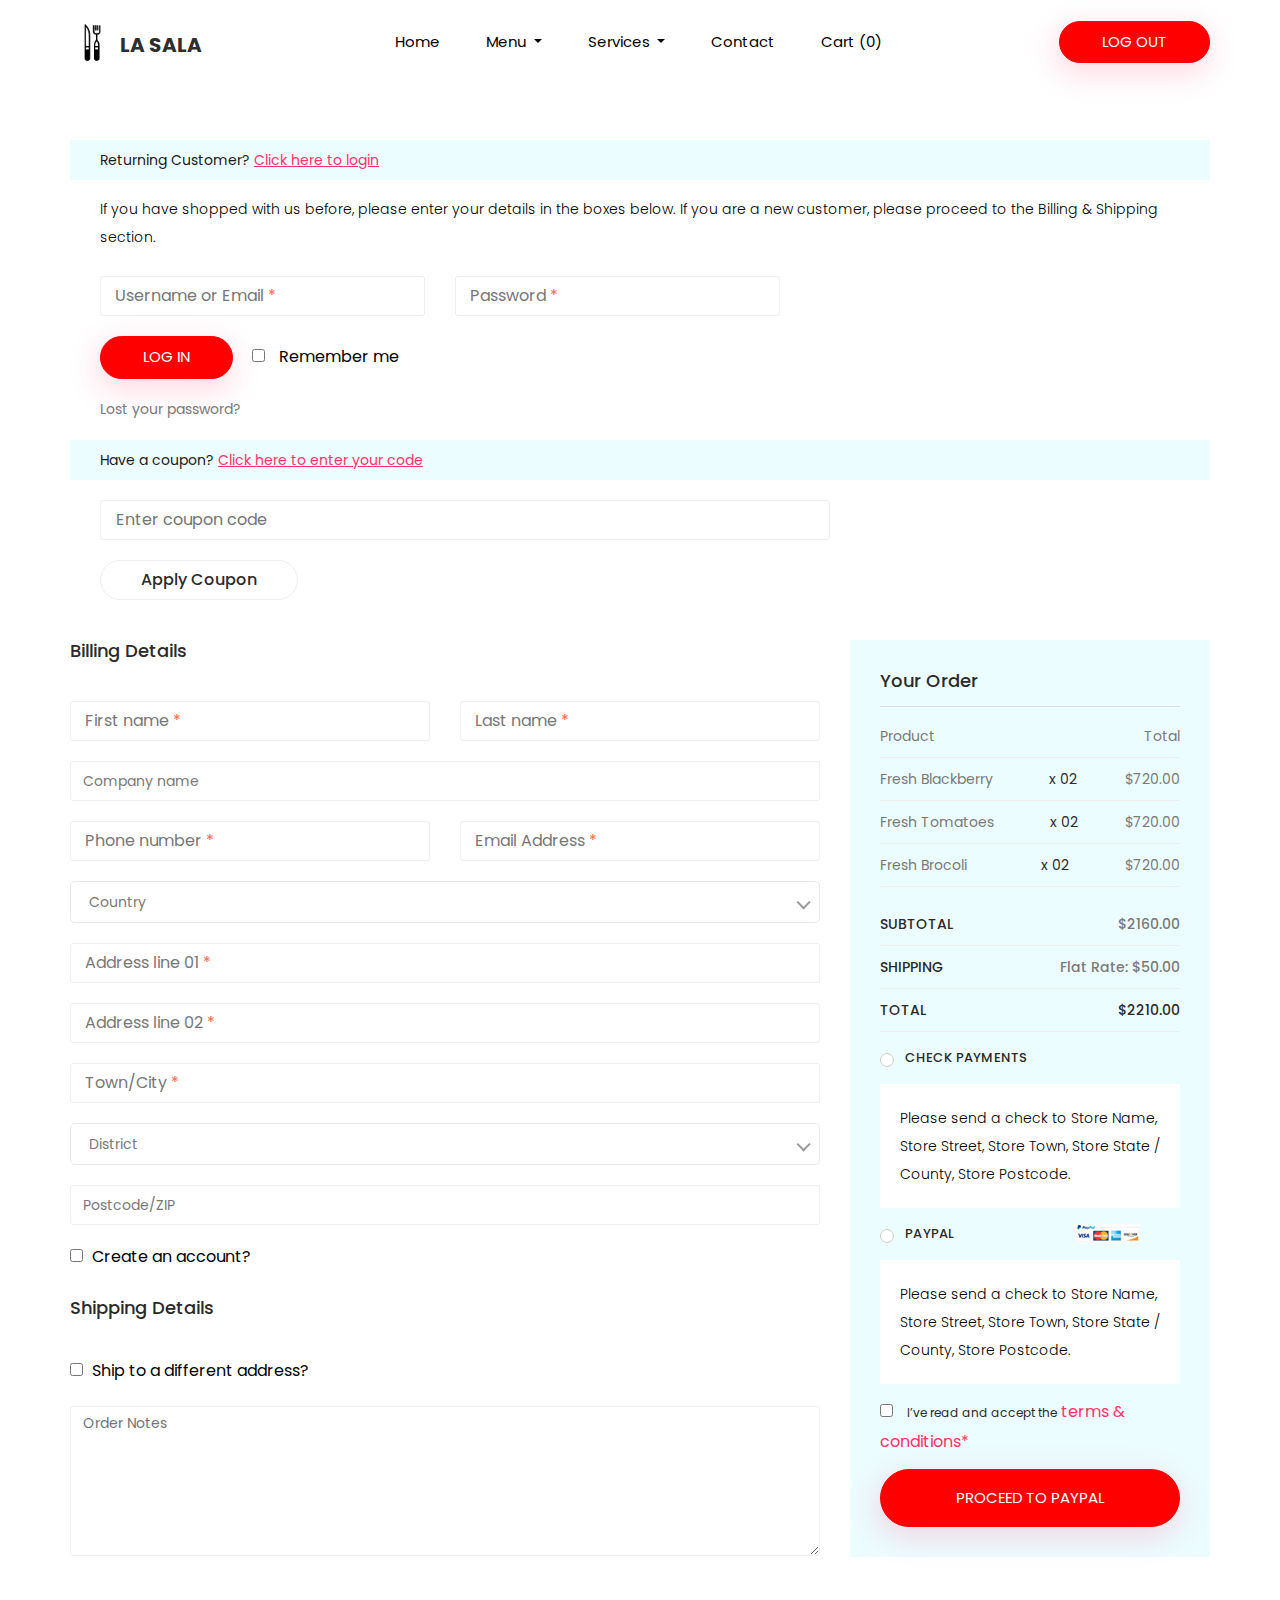
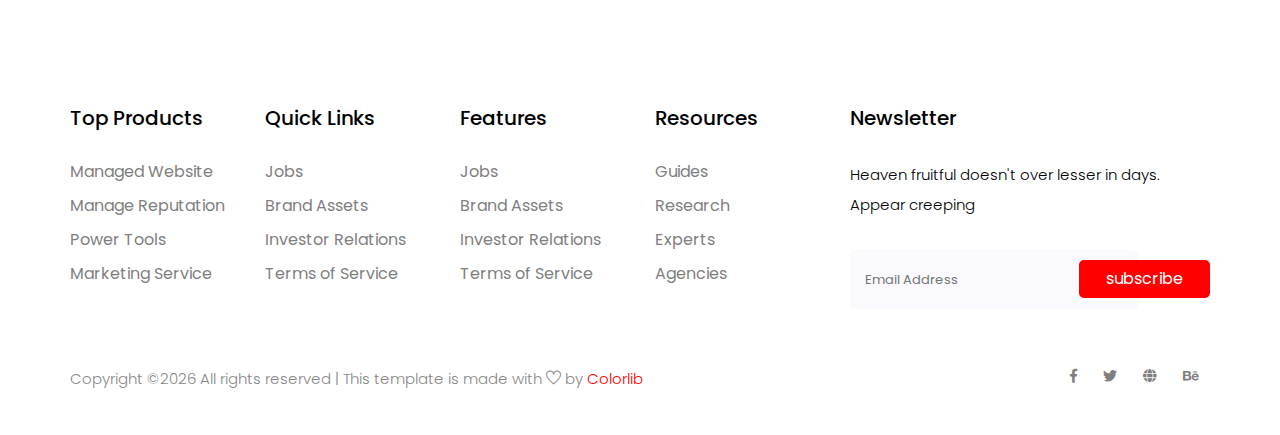
<file: payment.html>
<!doctype html>
<html lang="zxx">

<head>
  <!-- Required meta tags -->
  <meta charset="utf-8">
  <meta http-equiv="X-UA-Compatible" content="IE=edge" />
  <meta name="viewport" content="width=device-width, initial-scale=1, shrink-to-fit=no">

  <title>Checkout Page</title>
  
  <!-- Bootstrap CSS -->
  <link rel="stylesheet" href="css/bootstrap.min.css">
  <!-- animate CSS -->
  <link rel="stylesheet" href="css/animate.css">
  <!-- owl carousel CSS -->
  <link rel="stylesheet" href="css/owl.carousel.min.css">
  <!-- nice select CSS -->
  <link rel="stylesheet" href="css/nice-select.css">
  <!-- font awesome CSS -->
  <link rel="stylesheet" href="css/all.css">
  <!-- flaticon CSS -->
  <link rel="stylesheet" href="css/flaticon.css">
  <link rel="stylesheet" href="css/themify-icons.css">
  <!-- font awesome CSS -->
  <link rel="stylesheet" href="css/magnific-popup.css">
  <!-- swiper CSS -->
  <link rel="stylesheet" href="css/slick.css">
  <link rel="stylesheet" href="css/price_rangs.css">
  <!-- style CSS -->
  <link rel="stylesheet" href="css/style.css">

  <!-- slider stylesheet -->
  <link rel="stylesheet" type="text/css"
    href="https://cdnjs.cloudflare.com/ajax/libs/OwlCarousel2/2.1.3/assets/owl.carousel.min.css" />

  <!-- bootstrap core css -->
  <link rel="stylesheet" type="text/css" href="css/bootstrap.css" />

  <!-- fonts style -->
  <link href="https://fonts.googleapis.com/css?family=Poppins:400,700&display=swap" rel="stylesheet" />
  <!-- Custom styles for this template -->
  <link href="css/style1.css" rel="stylesheet" />
  <!-- responsive style -->
  <link href="css/responsive.css" rel="stylesheet" />
</head>

<body>
  <!--::header part start::-->
  <header class="main_menu home_menu">
    <div class="container">
        <div class="row align-items-center">
            <div class="col-lg-12">
                <nav class="navbar navbar-expand-lg navbar-light">
                    <a class="navbar-brand" href="index.php">
                        <img src="images/logo1.png" alt="" /><span>
                          La Sala
                        </span>
                    </a>
                    <button class="navbar-toggler" type="button" data-toggle="collapse"
                        data-target="#navbarSupportedContent" aria-controls="navbarSupportedContent"
                        aria-expanded="false" aria-label="Toggle navigation">
                        <span class="menu_icon"><i class="fas fa-bars"></i></span>
                    </button>

                    <div class="collapse navbar-collapse main-menu-item" id="navbarSupportedContent">
                        <ul class="navbar-nav">
                            <li class="nav-item">
                                <a class="nav-link" href="index.php">Home</a>
                            </li>
                            <li class="nav-item dropdown">
                                <a class="nav-link dropdown-toggle" href="blog.html" id="navbarDropdown_1"
                                    role="button" data-toggle="dropdown" aria-haspopup="true" aria-expanded="false">
                                    Menu
                                </a>
                                <div class="dropdown-menu" aria-labelledby="navbarDropdown_1">
                                    <a class="dropdown-item" href="breakfast.php"> Breakfast</a>
                                    <a class="dropdown-item" href="drinks.php"> Drinks</a>
                                    <a class="dropdown-item" href="category.php"> Lunch And Supper</a>
                                    <a class="dropdown-item" href="fruits.php"> Fruits</a>
                                    <a class="dropdown-item" href="specialoffers.php"> Special Offers</a>
                                    <a class="dropdown-item" href="tinsandcups,php"> Tins And Cups</a>
                                    <!-- <a class="dropdown-item" href="single-product.html"> Food Details</a> -->
                                    
                                </div>
                            </li>
                            <li class="nav-item dropdown">
                                <a class="nav-link dropdown-toggle" href="blog.html" id="navbarDropdown_3"
                                    role="button" data-toggle="dropdown" aria-haspopup="true" aria-expanded="false">
                                    Services
                                </a>
                                <div class="dropdown-menu" aria-labelledby="navbarDropdown_2">
                                    <a class="dropdown-item" href="tracking.html"> Tracking</a>
                                    <a class="dropdown-item" href="checkout.html"> Checkout</a>
                                    <a class="dropdown-item" href="confirmation.html"> Confirmation</a>
                                </div>
                            </li>
                            <li class="nav-item">
                                <a class="nav-link" href="contact.html">Contact</a>
                            </li>
                            <li class="nav-item">
                                <a class="nav-link" href="cart.php">Cart (0)</a>
                            </li>
                        </ul>
                    </div>
                    <div class="hearer_icon d-flex">
                        
                        <a href="signin.php" class="btn_3">
                            Log Out
                        </a>
                          
                            <!-- <div class="dropdown-menu" aria-labelledby="navbarDropdown">
                                <div class="single_product">

                                </div>
                            </div> -->
                            
                        </div>
                    </div>
                </nav>
            </div>
        </div>
    </div>
    <div class="search_input" id="search_input_box">
        <div class="container ">
            <form class="d-flex justify-content-between search-inner">
                <input type="text" class="form-control" id="search_input" placeholder="Search Here">
                <button type="submit" class="btn"></button>
                <span class="ti-close" id="close_search" title="Close Search"></span>
            </form>
        </div>
    </div>
</header>
  <!-- Header part end-->

  <!--================Home Banner Area =================-->
  <!-- breadcrumb start-->
  <!-- <section class="breadcrumb breadcrumb_bg">
    <div class="container">
      <div class="row justify-content-center">
        <div class="col-lg-8">
          <div class="breadcrumb_iner">
            <div class="breadcrumb_iner_item">
              <h2>Producta Checkout</h2>
              <p>Home <span>-</span> Shop Single</p>
            </div>
          </div>
        </div>
      </div>
    </div>
  </section> -->
  <!-- breadcrumb start-->

  <!--================Checkout Area =================-->
  <section class="checkout_area padding_top">
    <div class="container">
      <div class="returning_customer">
        <div class="check_title">
          <h2>
            Returning Customer?
            <a href="#">Click here to login</a>
          </h2>
        </div>
        <p>
          If you have shopped with us before, please enter your details in the
          boxes below. If you are a new customer, please proceed to the
          Billing & Shipping section.
        </p>
        <form class="row contact_form" action="#" method="post" novalidate="novalidate">
          <div class="col-md-6 form-group p_star">
            <input type="text" class="form-control" id="name" name="name" value=" " />
            <span class="placeholder" data-placeholder="Username or Email"></span>
          </div>
          <div class="col-md-6 form-group p_star">
            <input type="password" class="form-control" id="password" name="password" value="" />
            <span class="placeholder" data-placeholder="Password"></span>
          </div>
          <div class="col-md-12 form-group">
            <button type="submit" value="submit" class="btn_3">
              log in
            </button>
            <div class="creat_account">
              <input type="checkbox" id="f-option" name="selector" />
              <label for="f-option">Remember me</label>
            </div>
            <a class="lost_pass" href="#">Lost your password?</a>
          </div>
        </form>
      </div>
      <div class="cupon_area">
        <div class="check_title">
          <h2>
            Have a coupon?
            <a href="#">Click here to enter your code</a>
          </h2>
        </div>
        <input type="text" placeholder="Enter coupon code" />
        <a class="tp_btn" href="#">Apply Coupon</a>
      </div>
      <div class="billing_details">
        <div class="row">
          <div class="col-lg-8">
            <h3>Billing Details</h3>
            <form class="row contact_form" action="#" method="post" novalidate="novalidate">
              <div class="col-md-6 form-group p_star">
                <input type="text" class="form-control" id="first" name="name" />
                <span class="placeholder" data-placeholder="First name"></span>
              </div>
              <div class="col-md-6 form-group p_star">
                <input type="text" class="form-control" id="last" name="name" />
                <span class="placeholder" data-placeholder="Last name"></span>
              </div>
              <div class="col-md-12 form-group">
                <input type="text" class="form-control" id="company" name="company" placeholder="Company name" />
              </div>
              <div class="col-md-6 form-group p_star">
                <input type="text" class="form-control" id="number" name="number" />
                <span class="placeholder" data-placeholder="Phone number"></span>
              </div>
              <div class="col-md-6 form-group p_star">
                <input type="text" class="form-control" id="email" name="compemailany" />
                <span class="placeholder" data-placeholder="Email Address"></span>
              </div>
              <div class="col-md-12 form-group p_star">
                <select class="country_select">
                  <option value="1">Country</option>
                  <option value="2">Country</option>
                  <option value="4">Country</option>
                </select>
              </div>
              <div class="col-md-12 form-group p_star">
                <input type="text" class="form-control" id="add1" name="add1" />
                <span class="placeholder" data-placeholder="Address line 01"></span>
              </div>
              <div class="col-md-12 form-group p_star">
                <input type="text" class="form-control" id="add2" name="add2" />
                <span class="placeholder" data-placeholder="Address line 02"></span>
              </div>
              <div class="col-md-12 form-group p_star">
                <input type="text" class="form-control" id="city" name="city" />
                <span class="placeholder" data-placeholder="Town/City"></span>
              </div>
              <div class="col-md-12 form-group p_star">
                <select class="country_select">
                  <option value="1">District</option>
                  <option value="2">District</option>
                  <option value="4">District</option>
                </select>
              </div>
              <div class="col-md-12 form-group">
                <input type="text" class="form-control" id="zip" name="zip" placeholder="Postcode/ZIP" />
              </div>
              <div class="col-md-12 form-group">
                <div class="creat_account">
                  <input type="checkbox" id="f-option2" name="selector" />
                  <label for="f-option2">Create an account?</label>
                </div>
              </div>
              <div class="col-md-12 form-group">
                <div class="creat_account">
                  <h3>Shipping Details</h3>
                  <input type="checkbox" id="f-option3" name="selector" />
                  <label for="f-option3">Ship to a different address?</label>
                </div>
                <textarea class="form-control" name="message" id="message" rows="1"
                  placeholder="Order Notes"></textarea>
              </div>
            </form>
          </div>
          <div class="col-lg-4">
            <div class="order_box">
              <h2>Your Order</h2>
              <ul class="list">
                <li>
                  <a href="#">Product
                    <span>Total</span>
                  </a>
                </li>
                <li>
                  <a href="#">Fresh Blackberry
                    <span class="middle">x 02</span>
                    <span class="last">$720.00</span>
                  </a>
                </li>
                <li>
                  <a href="#">Fresh Tomatoes
                    <span class="middle">x 02</span>
                    <span class="last">$720.00</span>
                  </a>
                </li>
                <li>
                  <a href="#">Fresh Brocoli
                    <span class="middle">x 02</span>
                    <span class="last">$720.00</span>
                  </a>
                </li>
              </ul>
              <ul class="list list_2">
                <li>
                  <a href="#">Subtotal
                    <span>$2160.00</span>
                  </a>
                </li>
                <li>
                  <a href="#">Shipping
                    <span>Flat rate: $50.00</span>
                  </a>
                </li>
                <li>
                  <a href="#">Total
                    <span>$2210.00</span>
                  </a>
                </li>
              </ul>
              <div class="payment_item">
                <div class="radion_btn">
                  <input type="radio" id="f-option5" name="selector" />
                  <label for="f-option5">Check payments</label>
                  <div class="check"></div>
                </div>
                <p>
                  Please send a check to Store Name, Store Street, Store Town,
                  Store State / County, Store Postcode.
                </p>
              </div>
              <div class="payment_item active">
                <div class="radion_btn">
                  <input type="radio" id="f-option6" name="selector" />
                  <label for="f-option6">Paypal </label>
                  <img src="img/product/single-product/card.jpg" alt="" />
                  <div class="check"></div>
                </div>
                <p>
                  Please send a check to Store Name, Store Street, Store Town,
                  Store State / County, Store Postcode.
                </p>
              </div>
              <div class="creat_account">
                <input type="checkbox" id="f-option4" name="selector" />
                <label for="f-option4">I’ve read and accept the </label>
                <a href="#">terms & conditions*</a>
              </div>
              <a class="btn_3" href="#">Proceed to Paypal</a>
            </div>
          </div>
        </div>
      </div>
    </div>
  </section>
  <!--================End Checkout Area =================-->

  <!--::footer_part start::-->
  <footer class="footer_part">
    <div class="container">
      <div class="row justify-content-around">
        <div class="col-sm-6 col-lg-2">
          <div class="single_footer_part">
            <h4>Top Products</h4>
            <ul class="list-unstyled">
              <li><a href="">Managed Website</a></li>
              <li><a href="">Manage Reputation</a></li>
              <li><a href="">Power Tools</a></li>
              <li><a href="">Marketing Service</a></li>
            </ul>
          </div>
        </div>
        <div class="col-sm-6 col-lg-2">
          <div class="single_footer_part">
            <h4>Quick Links</h4>
            <ul class="list-unstyled">
              <li><a href="">Jobs</a></li>
              <li><a href="">Brand Assets</a></li>
              <li><a href="">Investor Relations</a></li>
              <li><a href="">Terms of Service</a></li>
            </ul>
          </div>
        </div>
        <div class="col-sm-6 col-lg-2">
          <div class="single_footer_part">
            <h4>Features</h4>
            <ul class="list-unstyled">
              <li><a href="">Jobs</a></li>
              <li><a href="">Brand Assets</a></li>
              <li><a href="">Investor Relations</a></li>
              <li><a href="">Terms of Service</a></li>
            </ul>
          </div>
        </div>
        <div class="col-sm-6 col-lg-2">
          <div class="single_footer_part">
            <h4>Resources</h4>
            <ul class="list-unstyled">
              <li><a href="">Guides</a></li>
              <li><a href="">Research</a></li>
              <li><a href="">Experts</a></li>
              <li><a href="">Agencies</a></li>
            </ul>
          </div>
        </div>
        <div class="col-sm-6 col-lg-4">
          <div class="single_footer_part">
            <h4>Newsletter</h4>
            <p>Heaven fruitful doesn't over lesser in days. Appear creeping
            </p>
            <div id="mc_embed_signup">
              <form target="_blank"
                action="https://spondonit.us12.list-manage.com/subscribe/post?u=1462626880ade1ac87bd9c93a&amp;id=92a4423d01"
                method="get" class="subscribe_form relative mail_part">
                <input type="email" name="email" id="newsletter-form-email" placeholder="Email Address"
                  class="placeholder hide-on-focus" onfocus="this.placeholder = ''"
                  onblur="this.placeholder = ' Email Address '">
                <button type="submit" name="submit" id="newsletter-submit"
                  class="email_icon newsletter-submit button-contactForm">subscribe</button>
                <div class="mt-10 info"></div>
              </form>
            </div>
          </div>
        </div>
      </div>

    </div>
    <div class="copyright_part">
      <div class="container">
        <div class="row">
          <div class="col-lg-8">
            <div class="copyright_text">
              <P><!-- Link back to Colorlib can't be removed. Template is licensed under CC BY 3.0. -->
Copyright &copy;<script>document.write(new Date().getFullYear());</script> All rights reserved | This template is made with <i class="ti-heart" aria-hidden="true"></i> by <a href="https://colorlib.com" target="_blank">Colorlib</a>
<!-- Link back to Colorlib can't be removed. Template is licensed under CC BY 3.0. --></P>
            </div>
          </div>
          <div class="col-lg-4">
            <div class="footer_icon social_icon">
              <ul class="list-unstyled">
                <li><a href="#" class="single_social_icon"><i class="fab fa-facebook-f"></i></a></li>
                <li><a href="#" class="single_social_icon"><i class="fab fa-twitter"></i></a></li>
                <li><a href="#" class="single_social_icon"><i class="fas fa-globe"></i></a></li>
                <li><a href="#" class="single_social_icon"><i class="fab fa-behance"></i></a></li>
              </ul>
            </div>
          </div>
        </div>
      </div>
    </div>
  </footer>
  <!--::footer_part end::-->

  <!-- jquery plugins here-->
  <!-- jquery -->
  <script src="js/jquery-1.12.1.min.js"></script>
  <!-- popper js -->
  <script src="js/popper.min.js"></script>
  <!-- bootstrap js -->
  <script src="js/bootstrap.min.js"></script>
  <!-- easing js -->
  <script src="js/jquery.magnific-popup.js"></script>
  <!-- swiper js -->
  <script src="js/swiper.min.js"></script>
  <!-- swiper js -->
  <script src="js/masonry.pkgd.js"></script>
  <!-- particles js -->
  <script src="js/owl.carousel.min.js"></script>
  <script src="js/jquery.nice-select.min.js"></script>
  <!-- slick js -->
  <script src="js/slick.min.js"></script>
  <script src="js/jquery.counterup.min.js"></script>
  <script src="js/waypoints.min.js"></script>
  <script src="js/contact.js"></script>
  <script src="js/jquery.ajaxchimp.min.js"></script>
  <script src="js/jquery.form.js"></script>
  <script src="js/jquery.validate.min.js"></script>
  <script src="js/mail-script.js"></script>
  <script src="js/stellar.js"></script>
  <script src="js/price_rangs.js"></script>
  <!-- custom js -->
  <script src="js/custom.js"></script>
</body>

</html>
</file>
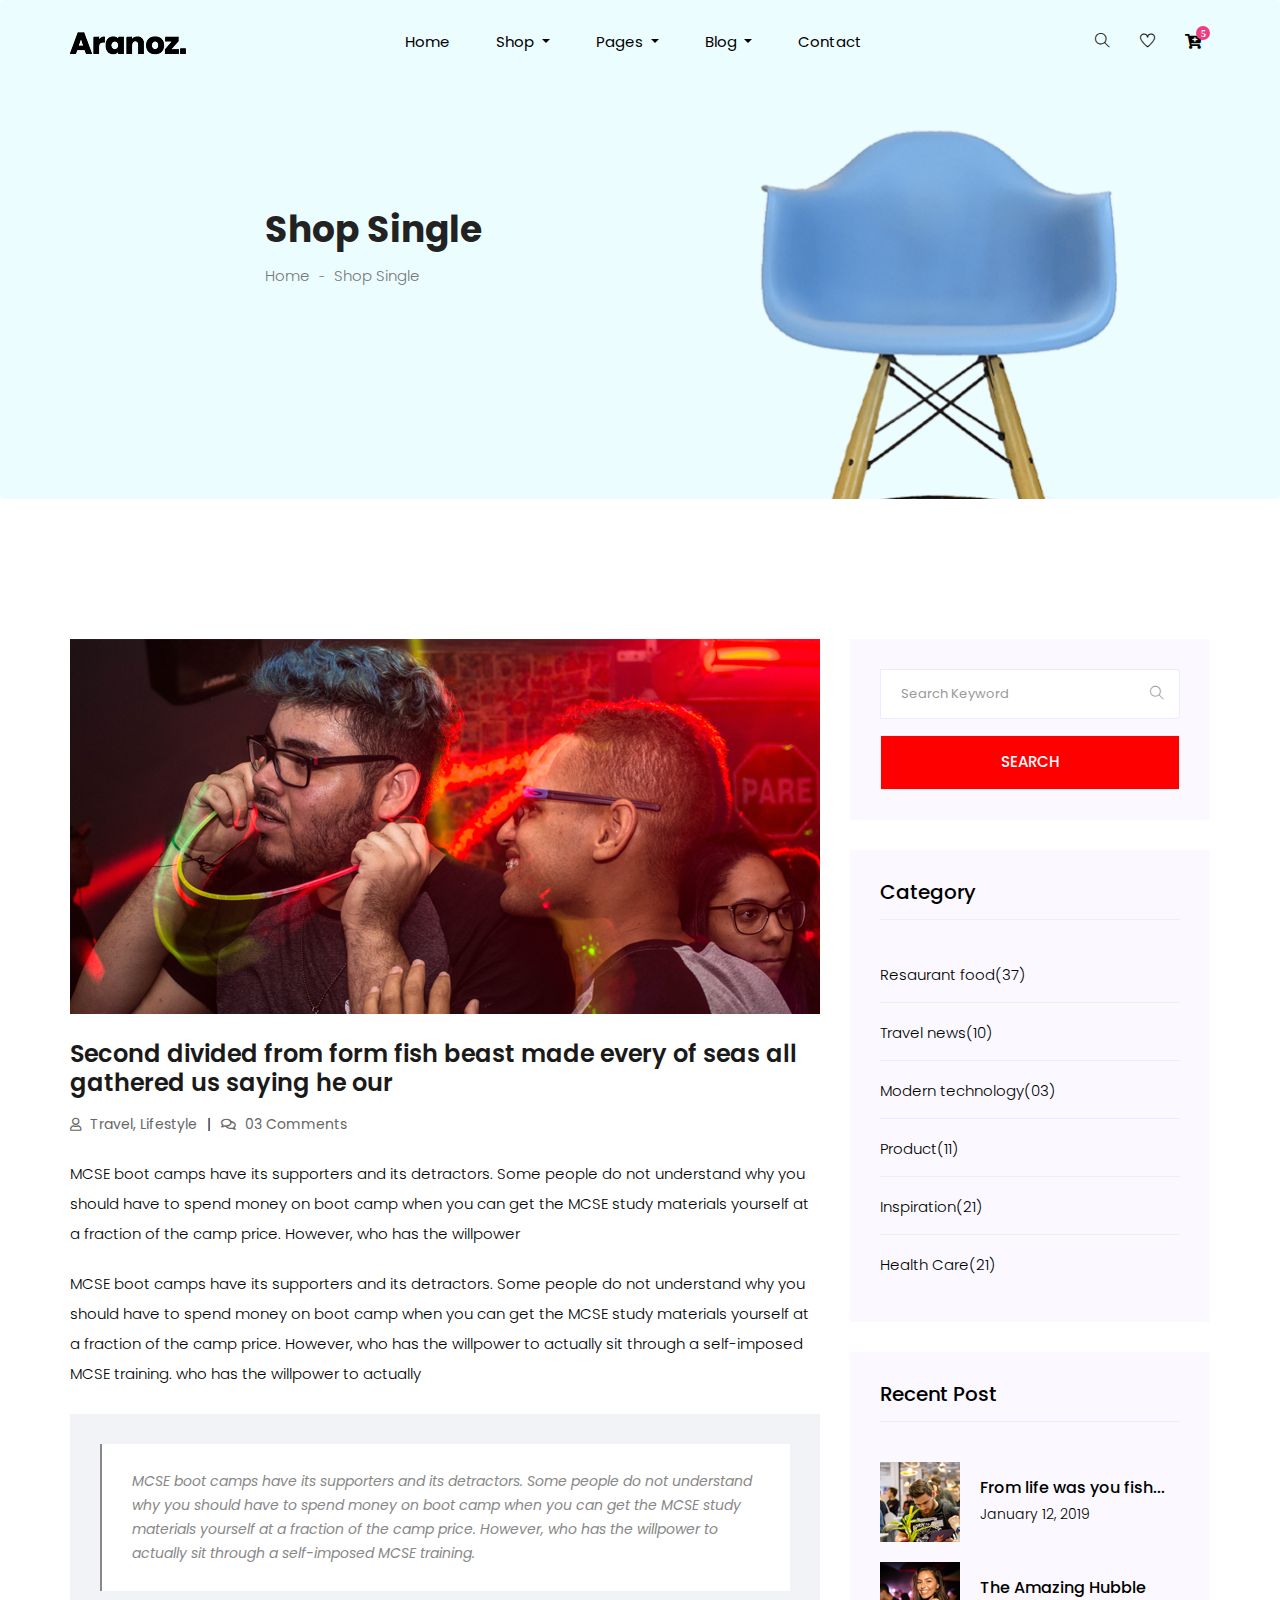
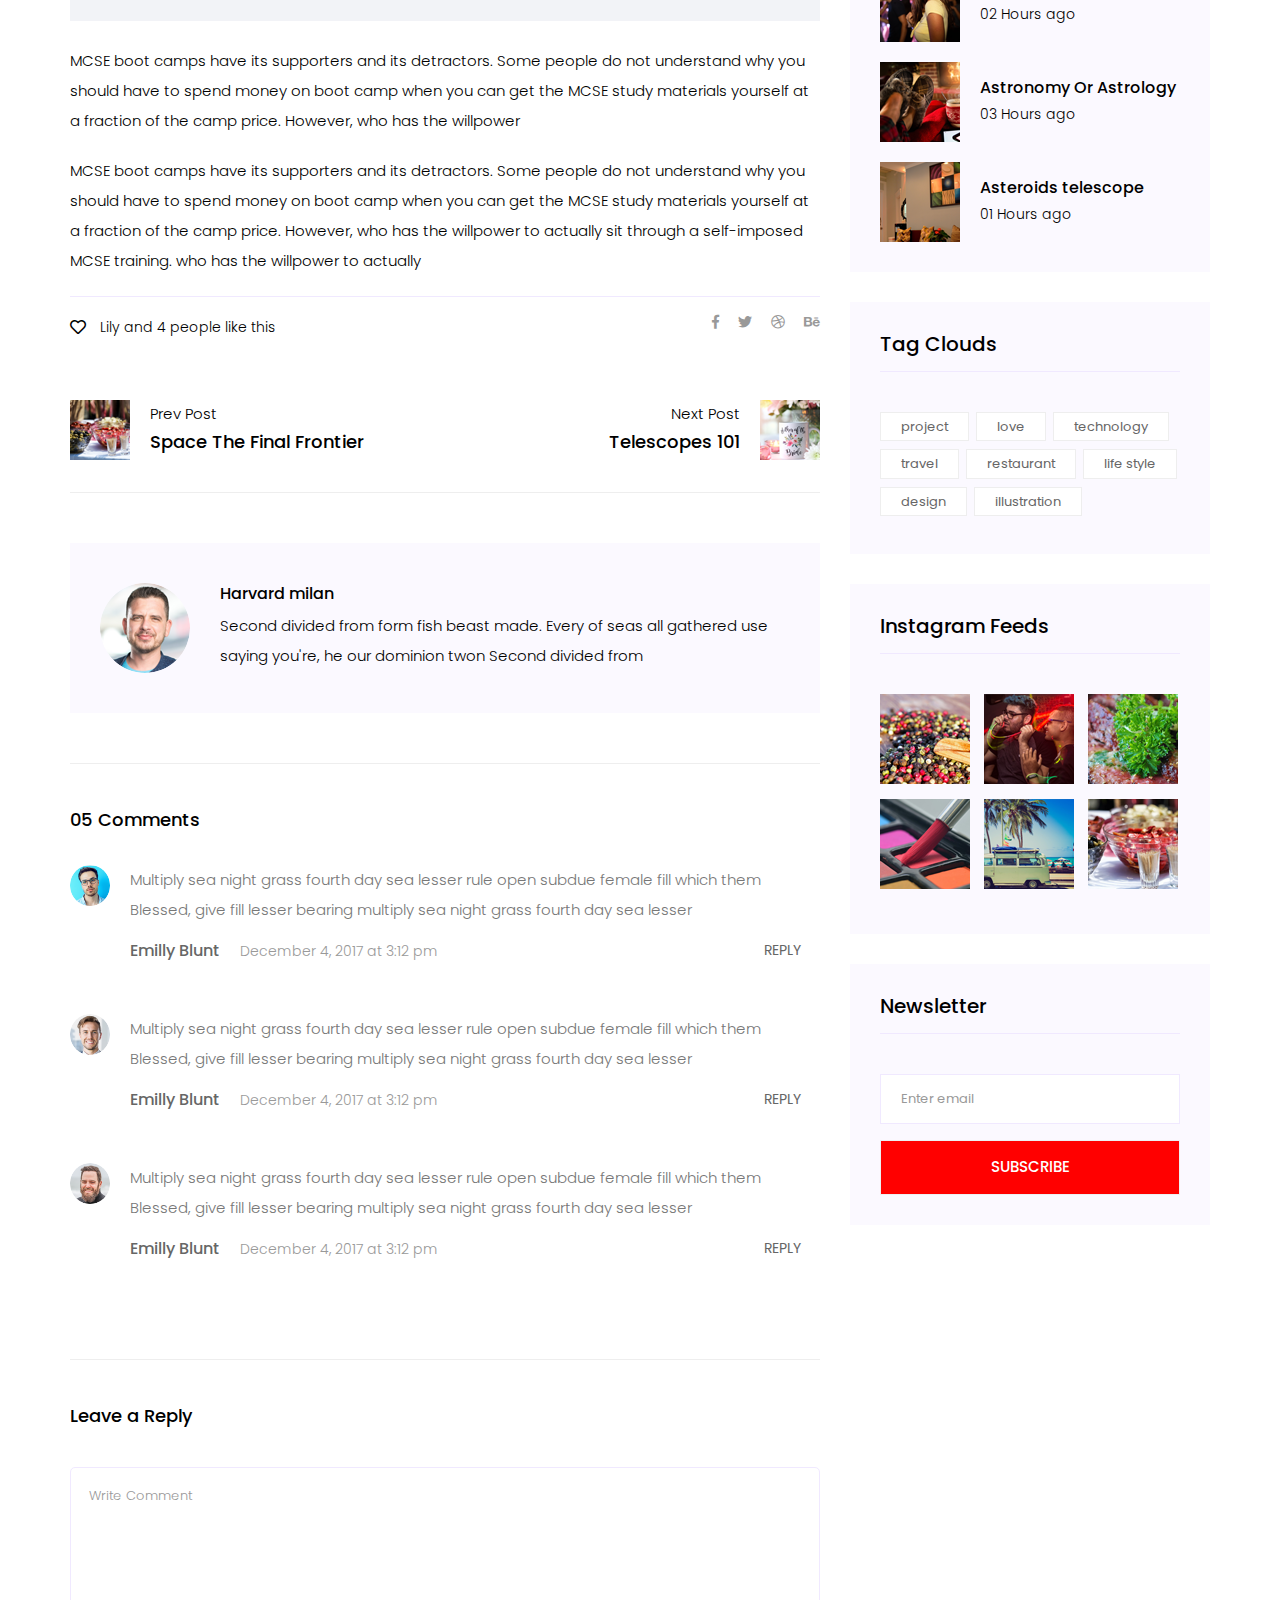
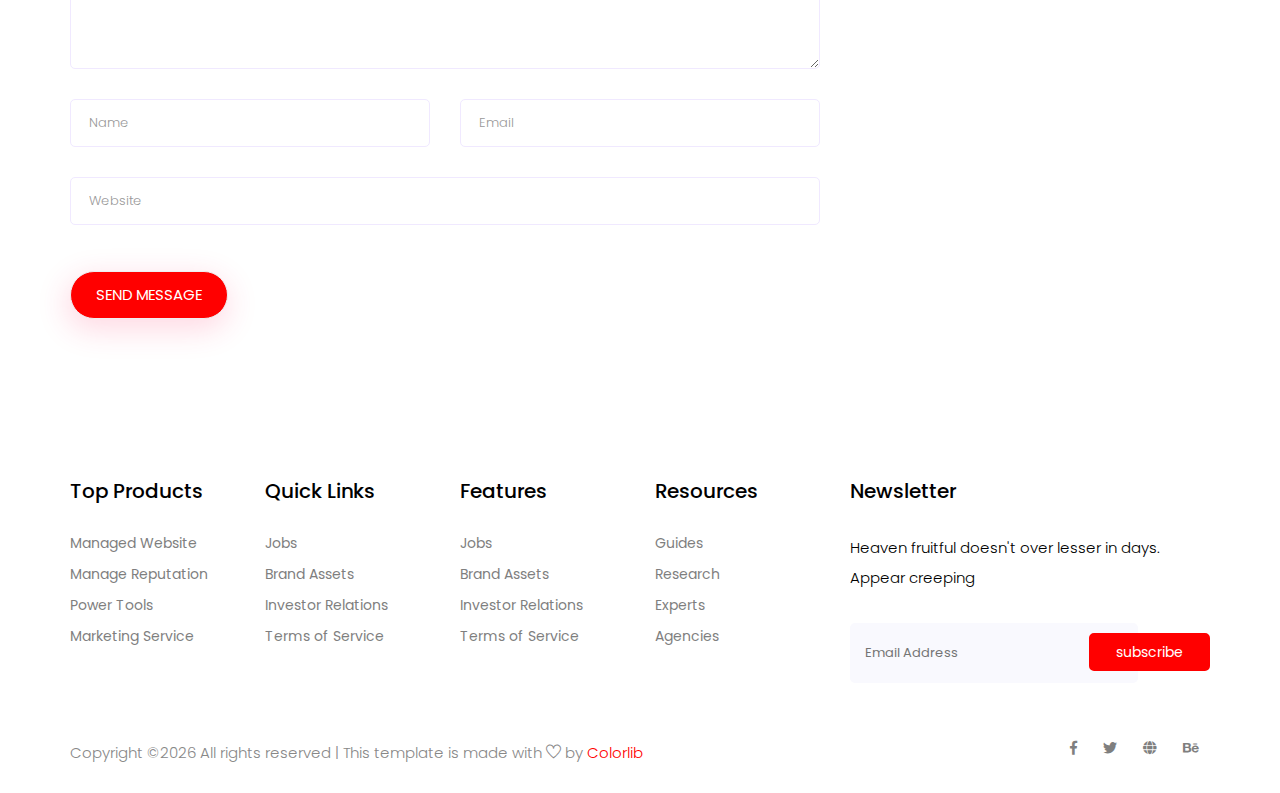
<file: single-blog.html>
<!doctype html>
<html lang="zxx">

<head>
   <!-- Required meta tags -->
   <meta charset="utf-8">
   <meta name="viewport" content="width=device-width, initial-scale=1, shrink-to-fit=no">
   <title>aranoz</title>
   <link rel="icon" href="img/favicon.png">
   <!-- Bootstrap CSS -->
   <link rel="stylesheet" href="css/bootstrap.min.css">
   <!-- animate CSS -->
   <link rel="stylesheet" href="css/animate.css">
   <!-- owl carousel CSS -->
   <link rel="stylesheet" href="css/owl.carousel.min.css">
   <!-- font awesome CSS -->
   <link rel="stylesheet" href="css/all.css">
   <!-- flaticon CSS -->
   <link rel="stylesheet" href="css/flaticon.css">
   <link rel="stylesheet" href="css/themify-icons.css">
   <!-- font awesome CSS -->
   <link rel="stylesheet" href="css/magnific-popup.css">
   <!-- swiper CSS -->
   <link rel="stylesheet" href="css/slick.css">
   <!-- style CSS -->
   <link rel="stylesheet" href="css/style.css">
</head>

<body>
   <!--::header part start::-->
   <header class="main_menu home_menu">
      <div class="container">
          <div class="row align-items-center">
              <div class="col-lg-12">
                  <nav class="navbar navbar-expand-lg navbar-light">
                      <a class="navbar-brand" href="index.html"> <img src="img/logo.png" alt="logo"> </a>
                      <button class="navbar-toggler" type="button" data-toggle="collapse"
                          data-target="#navbarSupportedContent" aria-controls="navbarSupportedContent"
                          aria-expanded="false" aria-label="Toggle navigation">
                          <span class="menu_icon"><i class="fas fa-bars"></i></span>
                      </button>

                      <div class="collapse navbar-collapse main-menu-item" id="navbarSupportedContent">
                          <ul class="navbar-nav">
                              <li class="nav-item">
                                  <a class="nav-link" href="index.html">Home</a>
                              </li>
                              <li class="nav-item dropdown">
                                  <a class="nav-link dropdown-toggle" href="blog.html" id="navbarDropdown_1"
                                      role="button" data-toggle="dropdown" aria-haspopup="true" aria-expanded="false">
                                      Shop
                                  </a>
                                  <div class="dropdown-menu" aria-labelledby="navbarDropdown_1">
                                      <a class="dropdown-item" href="category.html"> shop category</a>
                                      <a class="dropdown-item" href="single-product.html">product details</a>
                                      
                                  </div>
                              </li>
                              <li class="nav-item dropdown">
                                  <a class="nav-link dropdown-toggle" href="blog.html" id="navbarDropdown_3"
                                      role="button" data-toggle="dropdown" aria-haspopup="true" aria-expanded="false">
                                      pages
                                  </a>
                                  <div class="dropdown-menu" aria-labelledby="navbarDropdown_2">
                                      <a class="dropdown-item" href="login.html"> login</a>
                                      <a class="dropdown-item" href="tracking.html">tracking</a>
                                      <a class="dropdown-item" href="checkout.html">product checkout</a>
                                      <a class="dropdown-item" href="cart.html">shopping cart</a>
                                      <a class="dropdown-item" href="confirmation.html">confirmation</a>
                                      <a class="dropdown-item" href="elements.html">elements</a>
                                  </div>
                              </li>
                              <li class="nav-item dropdown">
                                  <a class="nav-link dropdown-toggle" href="blog.html" id="navbarDropdown_2"
                                      role="button" data-toggle="dropdown" aria-haspopup="true" aria-expanded="false">
                                      blog
                                  </a>
                                  <div class="dropdown-menu" aria-labelledby="navbarDropdown_2">
                                      <a class="dropdown-item" href="blog.html"> blog</a>
                                      <a class="dropdown-item" href="single-blog.html">Single blog</a>
                                  </div>
                              </li>
                              
                              <li class="nav-item">
                                  <a class="nav-link" href="contact.html">Contact</a>
                              </li>
                          </ul>
                      </div>
                      <div class="hearer_icon d-flex">
                          <a id="search_1" href="javascript:void(0)"><i class="ti-search"></i></a>
                          <a href=""><i class="ti-heart"></i></a>
                          <div class="dropdown cart">
                              <a class="dropdown-toggle" href="#" id="navbarDropdown3" role="button"
                                  data-toggle="dropdown" aria-haspopup="true" aria-expanded="false">
                                  <i class="fas fa-cart-plus"></i>
                              </a>
                              <!-- <div class="dropdown-menu" aria-labelledby="navbarDropdown">
                                  <div class="single_product">
  
                                  </div>
                              </div> -->
                              
                          </div>
                      </div>
                  </nav>
              </div>
          </div>
      </div>
      <div class="search_input" id="search_input_box">
          <div class="container ">
              <form class="d-flex justify-content-between search-inner">
                  <input type="text" class="form-control" id="search_input" placeholder="Search Here">
                  <button type="submit" class="btn"></button>
                  <span class="ti-close" id="close_search" title="Close Search"></span>
              </form>
          </div>
      </div>
  </header>
   <!-- Header part end-->

   <!--================Home Banner Area =================-->
   <!-- breadcrumb start-->
   <section class="breadcrumb breadcrumb_bg">
      <div class="container">
         <div class="row justify-content-center">
            <div class="col-lg-8">
               <div class="breadcrumb_iner">
                  <div class="breadcrumb_iner_item">
                     <h2>Shop Single</h2>
                     <p>Home <span>-</span> Shop Single</p>
                  </div>
               </div>
            </div>
         </div>
      </div>
   </section>
   <!-- breadcrumb start-->
   <!--================Blog Area =================-->
   <section class="blog_area single-post-area padding_top">
      <div class="container">
         <div class="row">
            <div class="col-lg-8 posts-list">
               <div class="single-post">
                  <div class="feature-img">
                     <img class="img-fluid" src="img/blog/single_blog_1.png" alt="">
                  </div>
                  <div class="blog_details">
                     <h2>Second divided from form fish beast made every of seas
                        all gathered us saying he our
                     </h2>
                     <ul class="blog-info-link mt-3 mb-4">
                        <li><a href="#"><i class="far fa-user"></i> Travel, Lifestyle</a></li>
                        <li><a href="#"><i class="far fa-comments"></i> 03 Comments</a></li>
                     </ul>
                     <p class="excert">
                        MCSE boot camps have its supporters and its detractors. Some people do not understand why you
                        should have to spend money on boot camp when you can get the MCSE study materials yourself at a
                        fraction of the camp price. However, who has the willpower
                     </p>
                     <p>
                        MCSE boot camps have its supporters and its detractors. Some people do not understand why you
                        should have to spend money on boot camp when you can get the MCSE study materials yourself at a
                        fraction of the camp price. However, who has the willpower to actually sit through a
                        self-imposed MCSE training. who has the willpower to actually
                     </p>
                     <div class="quote-wrapper">
                        <div class="quotes">
                           MCSE boot camps have its supporters and its detractors. Some people do not understand why you
                           should have to spend money on boot camp when you can get the MCSE study materials yourself at
                           a fraction of the camp price. However, who has the willpower to actually sit through a
                           self-imposed MCSE training.
                        </div>
                     </div>
                     <p>
                        MCSE boot camps have its supporters and its detractors. Some people do not understand why you
                        should have to spend money on boot camp when you can get the MCSE study materials yourself at a
                        fraction of the camp price. However, who has the willpower
                     </p>
                     <p>
                        MCSE boot camps have its supporters and its detractors. Some people do not understand why you
                        should have to spend money on boot camp when you can get the MCSE study materials yourself at a
                        fraction of the camp price. However, who has the willpower to actually sit through a
                        self-imposed MCSE training. who has the willpower to actually
                     </p>
                  </div>
               </div>
               <div class="navigation-top">
                  <div class="d-sm-flex justify-content-between text-center">
                     <p class="like-info"><span class="align-middle"><i class="far fa-heart"></i></span> Lily and 4
                        people like this</p>
                     <div class="col-sm-4 text-center my-2 my-sm-0">
                        <!-- <p class="comment-count"><span class="align-middle"><i class="far fa-comment"></i></span> 06 Comments</p> -->
                     </div>
                     <ul class="social-icons">
                        <li><a href="#"><i class="fab fa-facebook-f"></i></a></li>
                        <li><a href="#"><i class="fab fa-twitter"></i></a></li>
                        <li><a href="#"><i class="fab fa-dribbble"></i></a></li>
                        <li><a href="#"><i class="fab fa-behance"></i></a></li>
                     </ul>
                  </div>
                  <div class="navigation-area">
                     <div class="row">
                        <div
                           class="col-lg-6 col-md-6 col-12 nav-left flex-row d-flex justify-content-start align-items-center">
                           <div class="thumb">
                              <a href="#">
                                 <img class="img-fluid" src="img/post/preview.png" alt="">
                              </a>
                           </div>
                           <div class="arrow">
                              <a href="#">
                                 <span class="lnr text-white ti-arrow-left"></span>
                              </a>
                           </div>
                           <div class="detials">
                              <p>Prev Post</p>
                              <a href="#">
                                 <h4>Space The Final Frontier</h4>
                              </a>
                           </div>
                        </div>
                        <div
                           class="col-lg-6 col-md-6 col-12 nav-right flex-row d-flex justify-content-end align-items-center">
                           <div class="detials">
                              <p>Next Post</p>
                              <a href="#">
                                 <h4>Telescopes 101</h4>
                              </a>
                           </div>
                           <div class="arrow">
                              <a href="#">
                                 <span class="lnr text-white ti-arrow-right"></span>
                              </a>
                           </div>
                           <div class="thumb">
                              <a href="#">
                                 <img class="img-fluid" src="img/post/next.png" alt="">
                              </a>
                           </div>
                        </div>
                     </div>
                  </div>
               </div>
               <div class="blog-author">
                  <div class="media align-items-center">
                     <img src="img/blog/author.png" alt="">
                     <div class="media-body">
                        <a href="#">
                           <h4>Harvard milan</h4>
                        </a>
                        <p>Second divided from form fish beast made. Every of seas all gathered use saying you're, he
                           our dominion twon Second divided from</p>
                     </div>
                  </div>
               </div>
               <div class="comments-area">
                  <h4>05 Comments</h4>
                  <div class="comment-list">
                     <div class="single-comment justify-content-between d-flex">
                        <div class="user justify-content-between d-flex">
                           <div class="thumb">
                              <img src="img/comment/comment_1.png" alt="">
                           </div>
                           <div class="desc">
                              <p class="comment">
                                 Multiply sea night grass fourth day sea lesser rule open subdue female fill which them
                                 Blessed, give fill lesser bearing multiply sea night grass fourth day sea lesser
                              </p>
                              <div class="d-flex justify-content-between">
                                 <div class="d-flex align-items-center">
                                    <h5>
                                       <a href="#">Emilly Blunt</a>
                                    </h5>
                                    <p class="date">December 4, 2017 at 3:12 pm </p>
                                 </div>
                                 <div class="reply-btn">
                                    <a href="#" class="btn-reply text-uppercase">reply</a>
                                 </div>
                              </div>
                           </div>
                        </div>
                     </div>
                  </div>
                  <div class="comment-list">
                     <div class="single-comment justify-content-between d-flex">
                        <div class="user justify-content-between d-flex">
                           <div class="thumb">
                              <img src="img/comment/comment_2.png" alt="">
                           </div>
                           <div class="desc">
                              <p class="comment">
                                 Multiply sea night grass fourth day sea lesser rule open subdue female fill which them
                                 Blessed, give fill lesser bearing multiply sea night grass fourth day sea lesser
                              </p>
                              <div class="d-flex justify-content-between">
                                 <div class="d-flex align-items-center">
                                    <h5>
                                       <a href="#">Emilly Blunt</a>
                                    </h5>
                                    <p class="date">December 4, 2017 at 3:12 pm </p>
                                 </div>
                                 <div class="reply-btn">
                                    <a href="#" class="btn-reply text-uppercase">reply</a>
                                 </div>
                              </div>
                           </div>
                        </div>
                     </div>
                  </div>
                  <div class="comment-list">
                     <div class="single-comment justify-content-between d-flex">
                        <div class="user justify-content-between d-flex">
                           <div class="thumb">
                              <img src="img/comment/comment_3.png" alt="">
                           </div>
                           <div class="desc">
                              <p class="comment">
                                 Multiply sea night grass fourth day sea lesser rule open subdue female fill which them
                                 Blessed, give fill lesser bearing multiply sea night grass fourth day sea lesser
                              </p>
                              <div class="d-flex justify-content-between">
                                 <div class="d-flex align-items-center">
                                    <h5>
                                       <a href="#">Emilly Blunt</a>
                                    </h5>
                                    <p class="date">December 4, 2017 at 3:12 pm </p>
                                 </div>
                                 <div class="reply-btn">
                                    <a href="#" class="btn-reply text-uppercase">reply</a>
                                 </div>
                              </div>
                           </div>
                        </div>
                     </div>
                  </div>
               </div>
               <div class="comment-form">
                  <h4>Leave a Reply</h4>
                  <form class="form-contact comment_form" action="#" id="commentForm">
                     <div class="row">
                        <div class="col-12">
                           <div class="form-group">
                              <textarea class="form-control w-100" name="comment" id="comment" cols="30" rows="9"
                                 placeholder="Write Comment"></textarea>
                           </div>
                        </div>
                        <div class="col-sm-6">
                           <div class="form-group">
                              <input class="form-control" name="name" id="name" type="text" placeholder="Name">
                           </div>
                        </div>
                        <div class="col-sm-6">
                           <div class="form-group">
                              <input class="form-control" name="email" id="email" type="email" placeholder="Email">
                           </div>
                        </div>
                        <div class="col-12">
                           <div class="form-group">
                              <input class="form-control" name="website" id="website" type="text" placeholder="Website">
                           </div>
                        </div>
                     </div>
                     <div class="form-group mt-3">
                        <a href="#" class="btn_3 button-contactForm">Send Message</a>
                     </div>
                  </form>
               </div>
            </div>
            <div class="col-lg-4">
               <div class="blog_right_sidebar">
                  <aside class="single_sidebar_widget search_widget">
                     <form action="#">
                        <div class="form-group">
                           <div class="input-group mb-3">
                              <input type="text" class="form-control" placeholder='Search Keyword'
                                 onfocus="this.placeholder = ''" onblur="this.placeholder = 'Search Keyword'">
                              <div class="input-group-append">
                                 <button class="btn" type="button"><i class="ti-search"></i></button>
                              </div>
                           </div>
                        </div>
                        <button class="button rounded-0 primary-bg text-white w-100 btn_1" type="submit">Search</button>
                     </form>
                  </aside>
                  <aside class="single_sidebar_widget post_category_widget">
                     <h4 class="widget_title">Category</h4>
                     <ul class="list cat-list">
                        <li>
                           <a href="#" class="d-flex">
                              <p>Resaurant food</p>
                              <p>(37)</p>
                           </a>
                        </li>
                        <li>
                           <a href="#" class="d-flex">
                              <p>Travel news</p>
                              <p>(10)</p>
                           </a>
                        </li>
                        <li>
                           <a href="#" class="d-flex">
                              <p>Modern technology</p>
                              <p>(03)</p>
                           </a>
                        </li>
                        <li>
                           <a href="#" class="d-flex">
                              <p>Product</p>
                              <p>(11)</p>
                           </a>
                        </li>
                        <li>
                           <a href="#" class="d-flex">
                              <p>Inspiration</p>
                              <p>(21)</p>
                           </a>
                        </li>
                        <li>
                           <a href="#" class="d-flex">
                              <p>Health Care</p>
                              <p>(21)</p>
                           </a>
                        </li>
                     </ul>
                  </aside>
                  <aside class="single_sidebar_widget popular_post_widget">
                     <h3 class="widget_title">Recent Post</h3>
                     <div class="media post_item">
                        <img src="img/post/post_1.png" alt="post">
                        <div class="media-body">
                           <a href="single-blog.html">
                              <h3>From life was you fish...</h3>
                           </a>
                           <p>January 12, 2019</p>
                        </div>
                     </div>
                     <div class="media post_item">
                        <img src="img/post/post_2.png" alt="post">
                        <div class="media-body">
                           <a href="single-blog.html">
                              <h3>The Amazing Hubble</h3>
                           </a>
                           <p>02 Hours ago</p>
                        </div>
                     </div>
                     <div class="media post_item">
                        <img src="img/post/post_3.png" alt="post">
                        <div class="media-body">
                           <a href="single-blog.html">
                              <h3>Astronomy Or Astrology</h3>
                           </a>
                           <p>03 Hours ago</p>
                        </div>
                     </div>
                     <div class="media post_item">
                        <img src="img/post/post_4.png" alt="post">
                        <div class="media-body">
                           <a href="single-blog.html">
                              <h3>Asteroids telescope</h3>
                           </a>
                           <p>01 Hours ago</p>
                        </div>
                     </div>
                  </aside>
                  <aside class="single_sidebar_widget tag_cloud_widget">
                     <h4 class="widget_title">Tag Clouds</h4>
                     <ul class="list">
                        <li>
                           <a href="#">project</a>
                        </li>
                        <li>
                           <a href="#">love</a>
                        </li>
                        <li>
                           <a href="#">technology</a>
                        </li>
                        <li>
                           <a href="#">travel</a>
                        </li>
                        <li>
                           <a href="#">restaurant</a>
                        </li>
                        <li>
                           <a href="#">life style</a>
                        </li>
                        <li>
                           <a href="#">design</a>
                        </li>
                        <li>
                           <a href="#">illustration</a>
                        </li>
                     </ul>
                  </aside>
                  <aside class="single_sidebar_widget instagram_feeds">
                     <h4 class="widget_title">Instagram Feeds</h4>
                     <ul class="instagram_row flex-wrap">
                        <li>
                           <a href="#">
                              <img class="img-fluid" src="img/post/post_5.png" alt="">
                           </a>
                        </li>
                        <li>
                           <a href="#">
                              <img class="img-fluid" src="img/post/post_6.png" alt="">
                           </a>
                        </li>
                        <li>
                           <a href="#">
                              <img class="img-fluid" src="img/post/post_7.png" alt="">
                           </a>
                        </li>
                        <li>
                           <a href="#">
                              <img class="img-fluid" src="img/post/post_8.png" alt="">
                           </a>
                        </li>
                        <li>
                           <a href="#">
                              <img class="img-fluid" src="img/post/post_9.png" alt="">
                           </a>
                        </li>
                        <li>
                           <a href="#">
                              <img class="img-fluid" src="img/post/post_10.png" alt="">
                           </a>
                        </li>
                     </ul>
                  </aside>
                  <aside class="single_sidebar_widget newsletter_widget">
                     <h4 class="widget_title">Newsletter</h4>
                     <form action="#">
                        <div class="form-group">
                           <input type="email" class="form-control" onfocus="this.placeholder = ''"
                              onblur="this.placeholder = 'Enter email'" placeholder='Enter email' required>
                        </div>
                        <button class="button rounded-0 primary-bg text-white w-100 btn_1"
                           type="submit">Subscribe</button>
                     </form>
                  </aside>
               </div>
            </div>
         </div>
      </div>
   </section>
   <!--================Blog Area end =================-->

   <!--::footer_part start::-->
   <footer class="footer_part">
      <div class="container">
         <div class="row justify-content-around">
            <div class="col-sm-6 col-lg-2">
               <div class="single_footer_part">
                  <h4>Top Products</h4>
                  <ul class="list-unstyled">
                     <li><a href="">Managed Website</a></li>
                     <li><a href="">Manage Reputation</a></li>
                     <li><a href="">Power Tools</a></li>
                     <li><a href="">Marketing Service</a></li>
                  </ul>
               </div>
            </div>
            <div class="col-sm-6 col-lg-2">
               <div class="single_footer_part">
                  <h4>Quick Links</h4>
                  <ul class="list-unstyled">
                     <li><a href="">Jobs</a></li>
                     <li><a href="">Brand Assets</a></li>
                     <li><a href="">Investor Relations</a></li>
                     <li><a href="">Terms of Service</a></li>
                  </ul>
               </div>
            </div>
            <div class="col-sm-6 col-lg-2">
               <div class="single_footer_part">
                  <h4>Features</h4>
                  <ul class="list-unstyled">
                     <li><a href="">Jobs</a></li>
                     <li><a href="">Brand Assets</a></li>
                     <li><a href="">Investor Relations</a></li>
                     <li><a href="">Terms of Service</a></li>
                  </ul>
               </div>
            </div>
            <div class="col-sm-6 col-lg-2">
               <div class="single_footer_part">
                  <h4>Resources</h4>
                  <ul class="list-unstyled">
                     <li><a href="">Guides</a></li>
                     <li><a href="">Research</a></li>
                     <li><a href="">Experts</a></li>
                     <li><a href="">Agencies</a></li>
                  </ul>
               </div>
            </div>
            <div class="col-sm-6 col-lg-4">
               <div class="single_footer_part">
                  <h4>Newsletter</h4>
                  <p>Heaven fruitful doesn't over lesser in days. Appear creeping
                  </p>
                  <div id="mc_embed_signup">
                     <form target="_blank"
                        action="https://spondonit.us12.list-manage.com/subscribe/post?u=1462626880ade1ac87bd9c93a&amp;id=92a4423d01"
                        method="get" class="subscribe_form relative mail_part">
                        <input type="email" name="email" id="newsletter-form-email" placeholder="Email Address"
                           class="placeholder hide-on-focus" onfocus="this.placeholder = ''"
                           onblur="this.placeholder = ' Email Address '">
                        <button type="submit" name="submit" id="newsletter-submit"
                           class="email_icon newsletter-submit button-contactForm">subscribe</button>
                        <div class="mt-10 info"></div>
                     </form>
                  </div>
               </div>
            </div>
         </div>

      </div>
      <div class="copyright_part">
         <div class="container">
            <div class="row">
               <div class="col-lg-8">
                  <div class="copyright_text">
                     <P><!-- Link back to Colorlib can't be removed. Template is licensed under CC BY 3.0. -->
Copyright &copy;<script>document.write(new Date().getFullYear());</script> All rights reserved | This template is made with <i class="ti-heart" aria-hidden="true"></i> by <a href="https://colorlib.com" target="_blank">Colorlib</a>
<!-- Link back to Colorlib can't be removed. Template is licensed under CC BY 3.0. --></P>
                  </div>
               </div>
               <div class="col-lg-4">
                  <div class="footer_icon social_icon">
                     <ul class="list-unstyled">
                        <li><a href="#" class="single_social_icon"><i class="fab fa-facebook-f"></i></a></li>
                        <li><a href="#" class="single_social_icon"><i class="fab fa-twitter"></i></a></li>
                        <li><a href="#" class="single_social_icon"><i class="fas fa-globe"></i></a></li>
                        <li><a href="#" class="single_social_icon"><i class="fab fa-behance"></i></a></li>
                     </ul>
                  </div>
               </div>
            </div>
         </div>
      </div>
   </footer>
   <!--::footer_part end::-->

   <!-- jquery plugins here-->
   <!-- jquery -->
   <script src="js/jquery-1.12.1.min.js"></script>
   <!-- popper js -->
   <script src="js/popper.min.js"></script>
   <!-- bootstrap js -->
   <script src="js/bootstrap.min.js"></script>
   <!-- easing js -->
   <script src="js/jquery.magnific-popup.js"></script>
   <!-- swiper js -->
   <script src="js/swiper.min.js"></script>
   <!-- swiper js -->
   <script src="js/masonry.pkgd.js"></script>
   <!-- particles js -->
   <script src="js/owl.carousel.min.js"></script>
   <script src="js/jquery.nice-select.min.js"></script>
   <!-- slick js -->
   <script src="js/slick.min.js"></script>
   <script src="js/jquery.counterup.min.js"></script>
   <script src="js/waypoints.min.js"></script>
   <script src="js/contact.js"></script>
   <script src="js/jquery.ajaxchimp.min.js"></script>
   <script src="js/jquery.form.js"></script>
   <script src="js/jquery.validate.min.js"></script>
   <script src="js/mail-script.js"></script>
   <!-- custom js -->
   <script src="js/custom.js"></script>
</body>

</html>
</file>
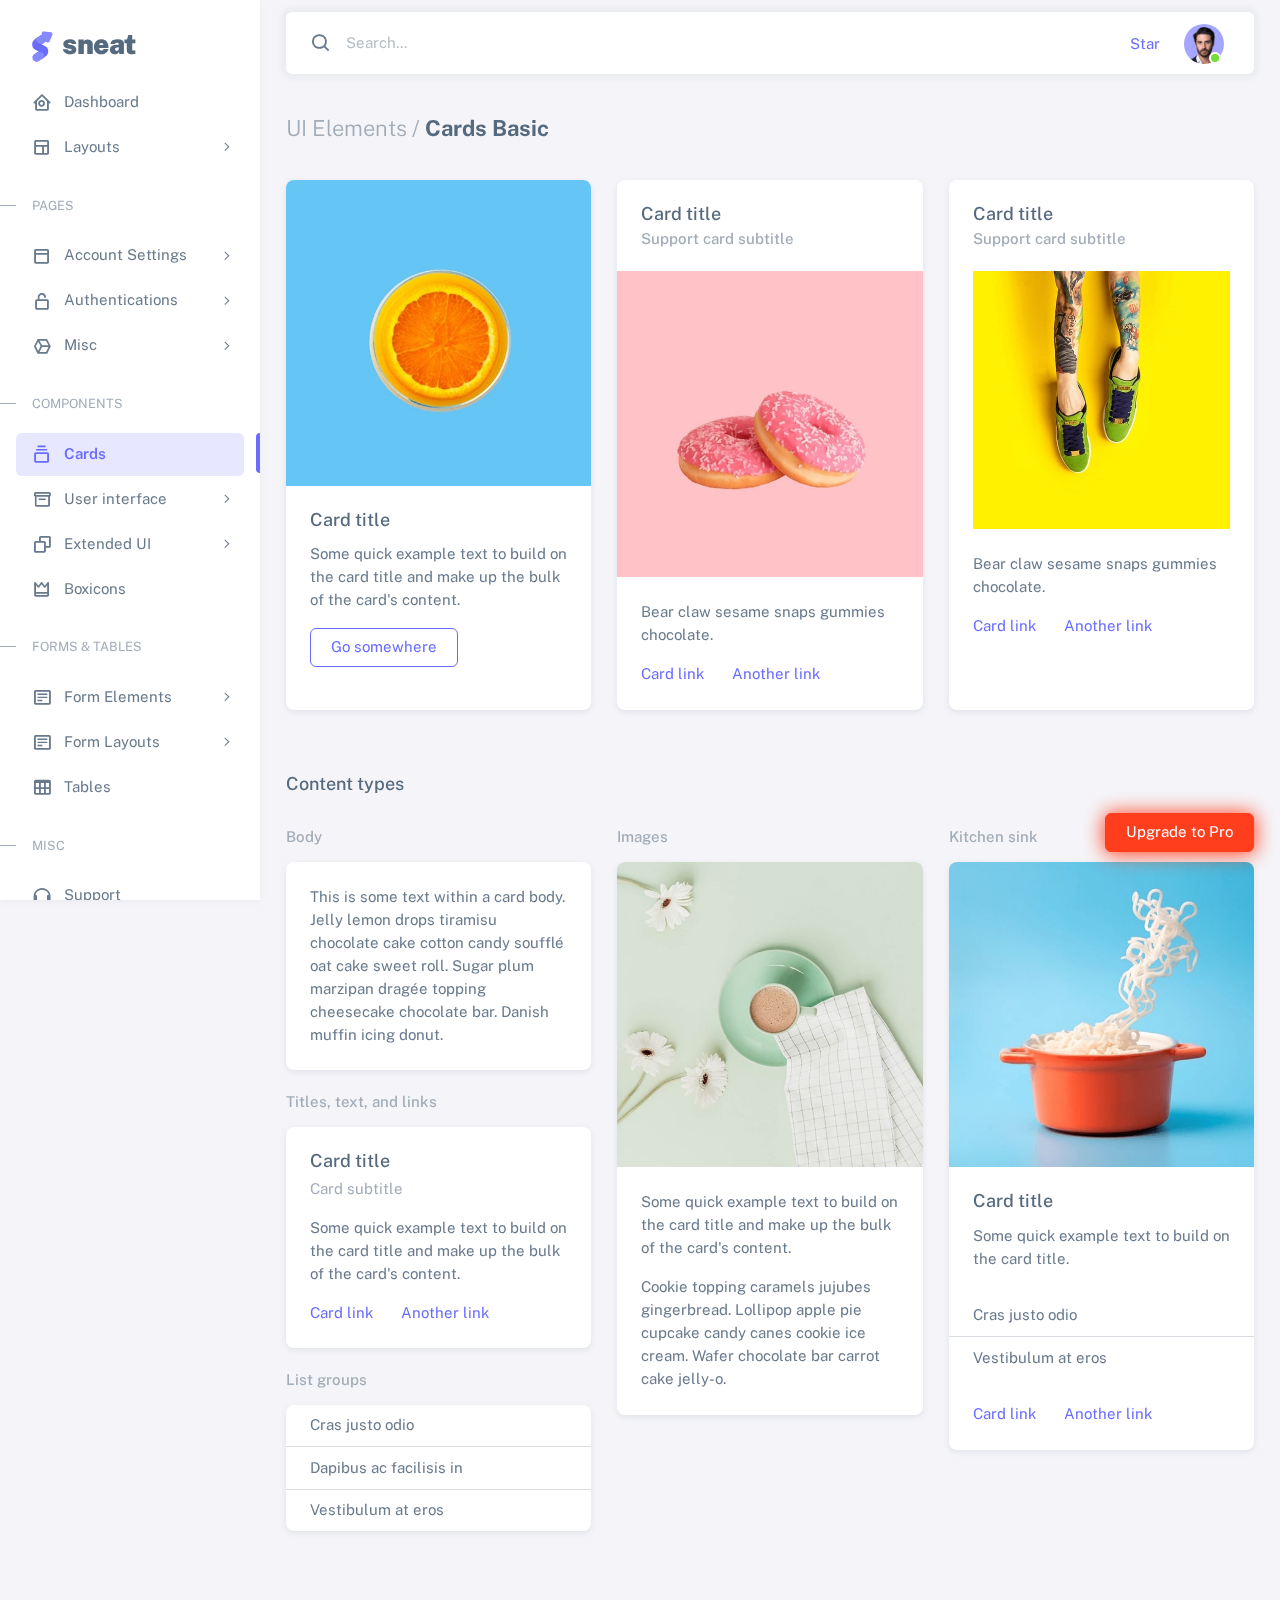
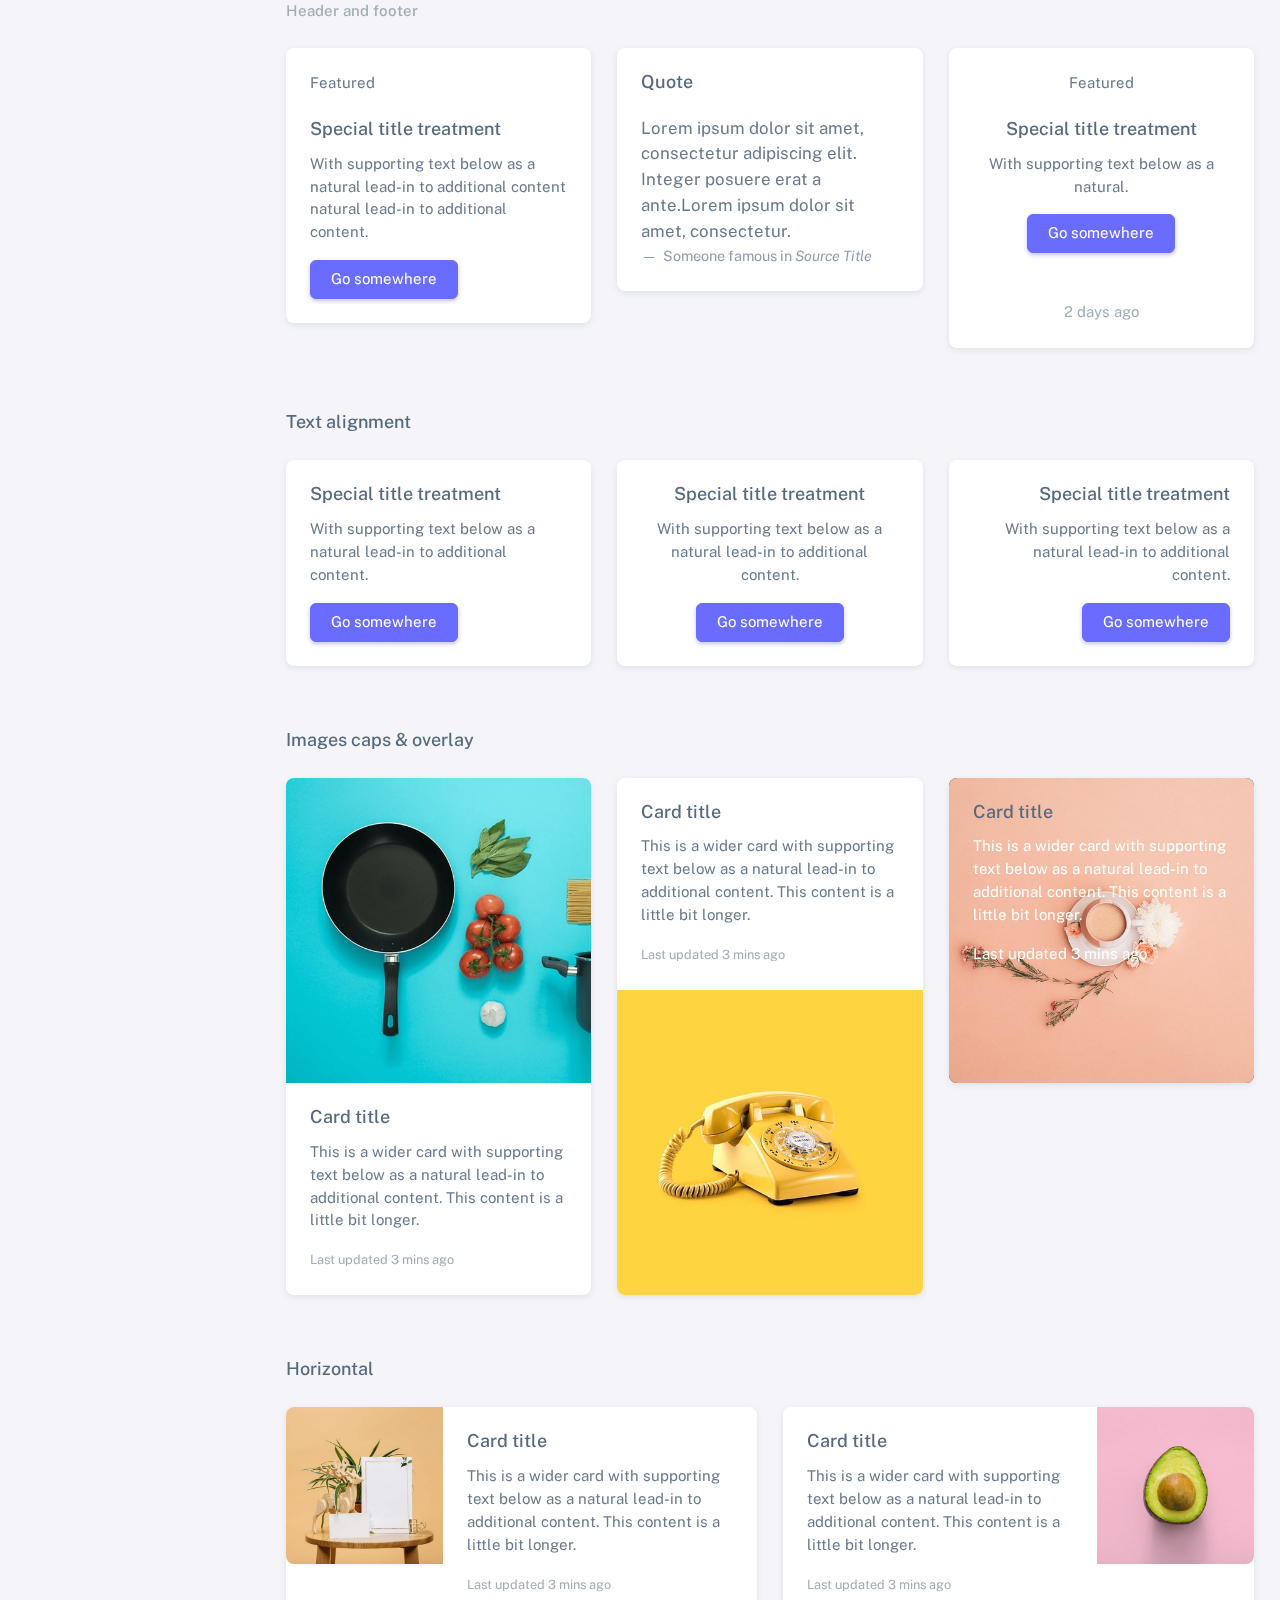
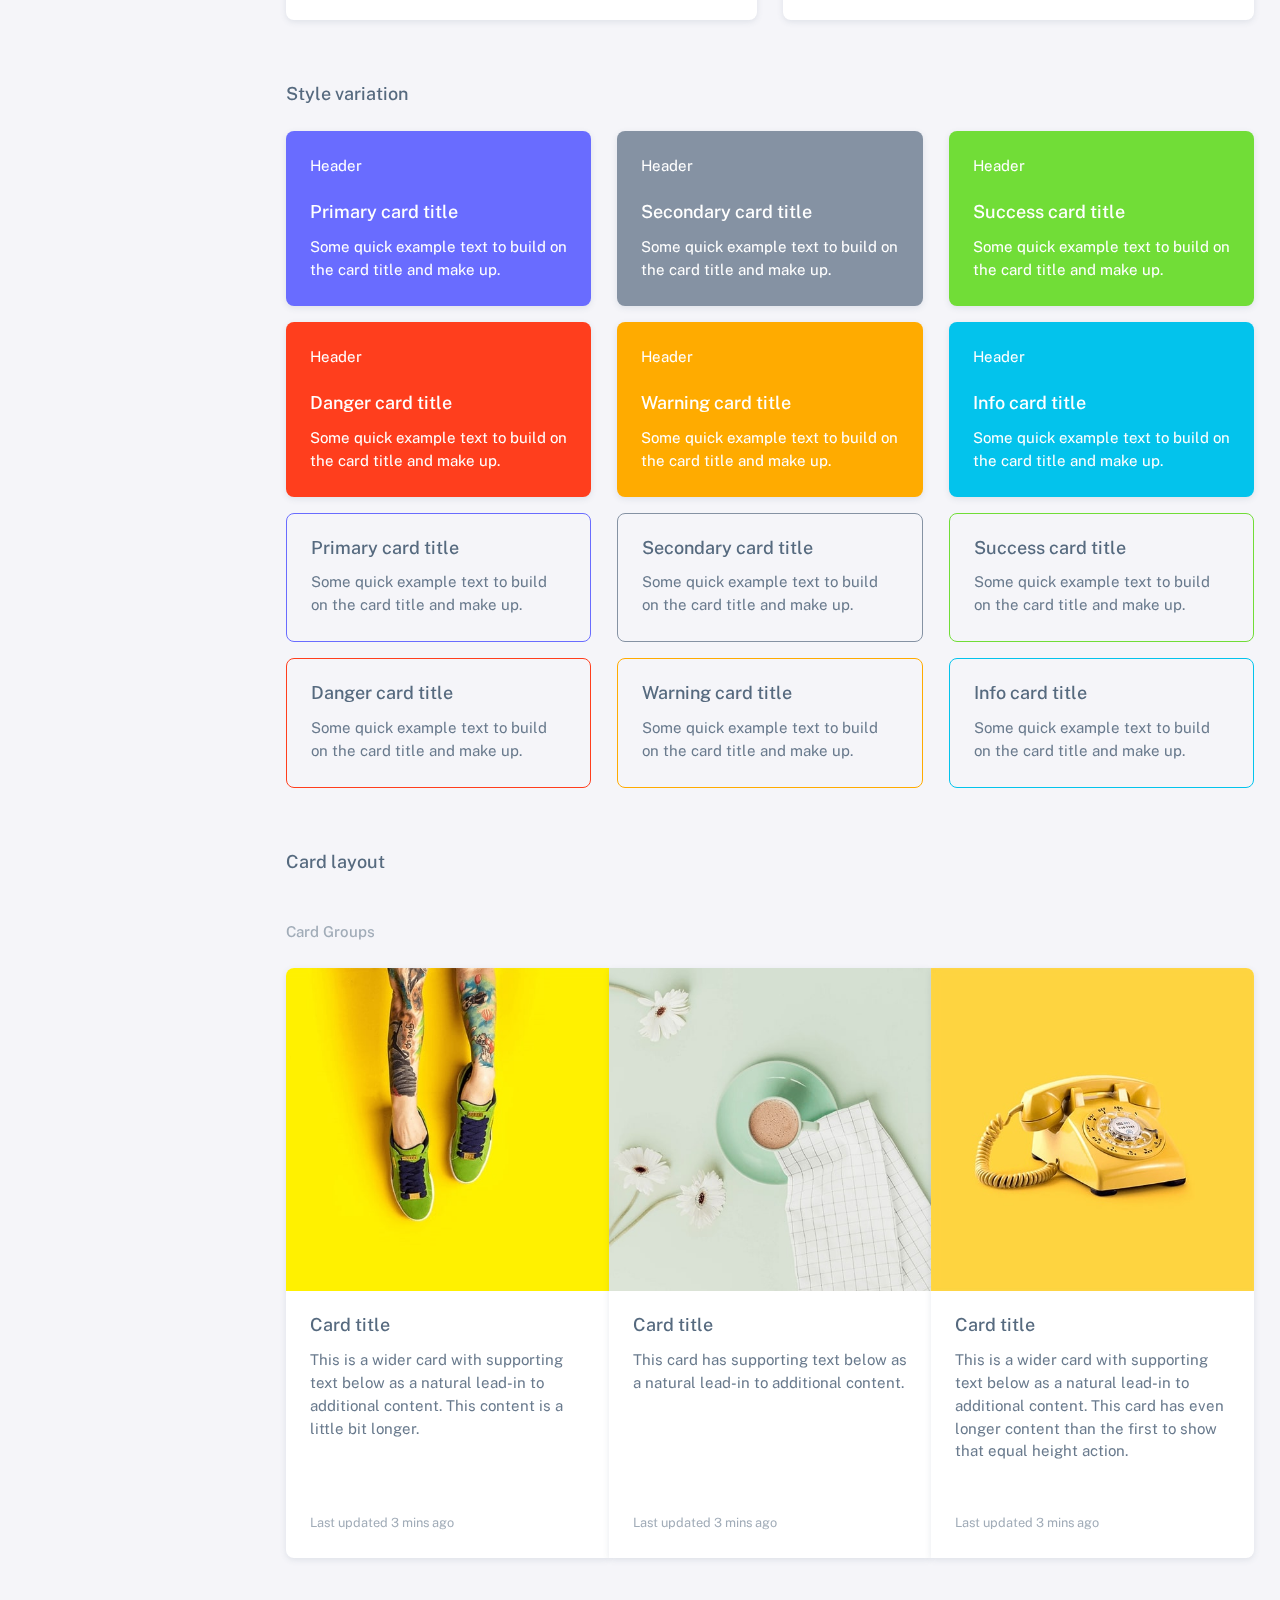
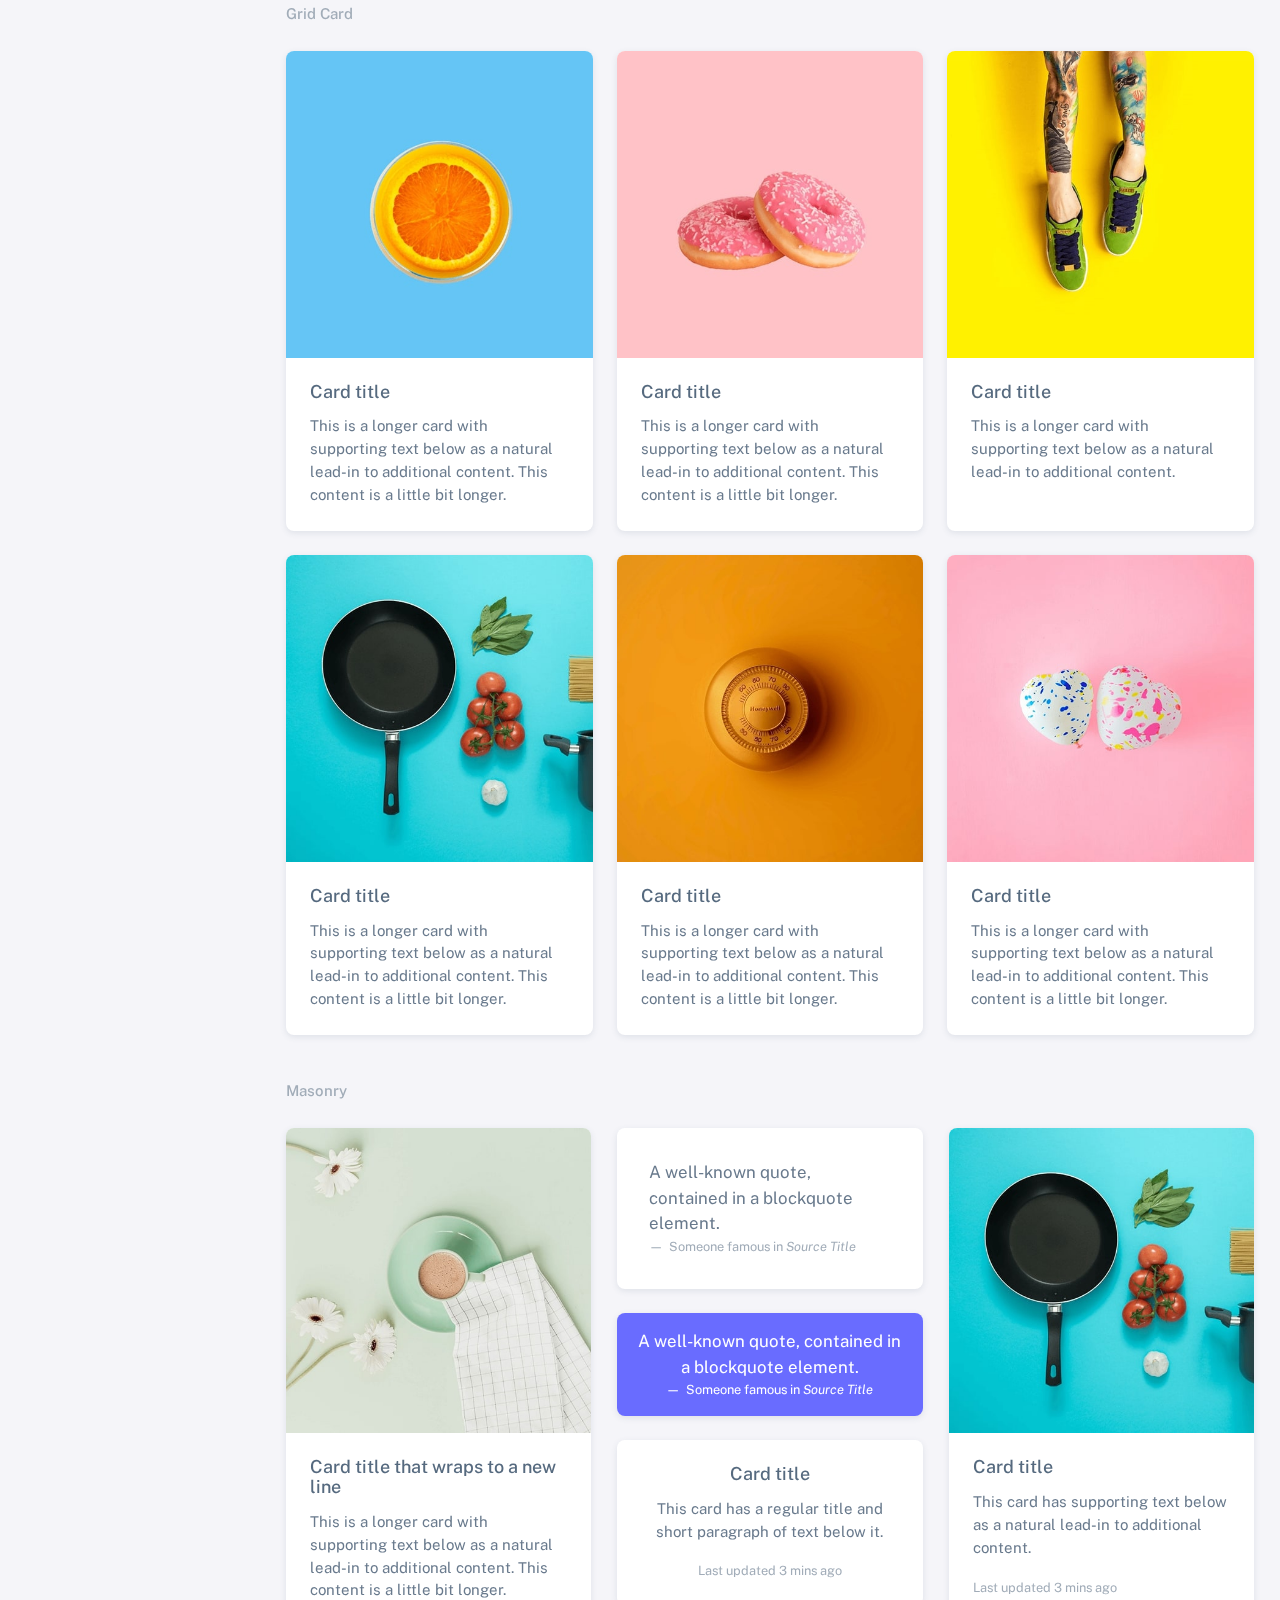
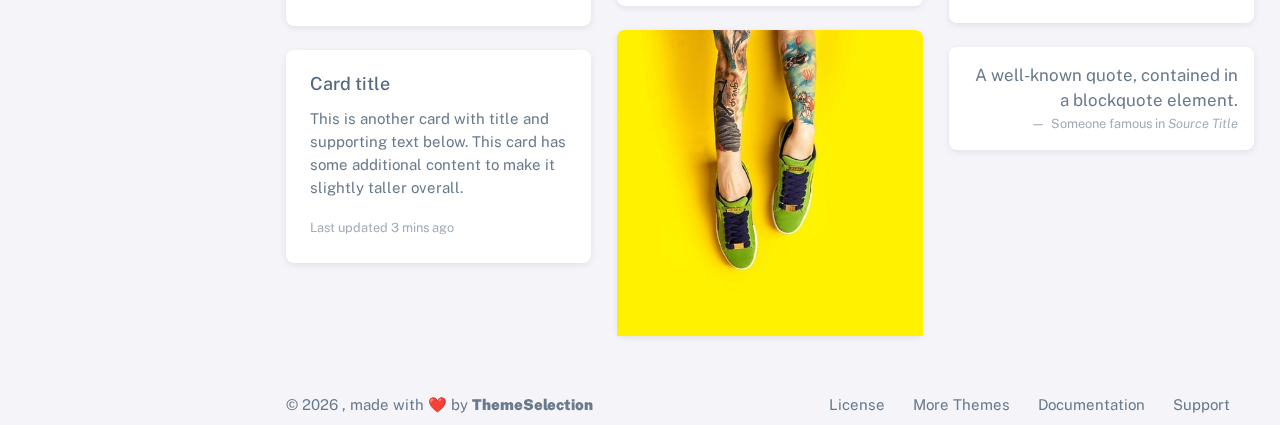
<file: admin/html/cards-basic.html>
<!DOCTYPE html>

<!-- =========================================================
* Sneat - Bootstrap 5 HTML Admin Template - Pro | v1.0.0
==============================================================

* Product Page: https://themeselection.com/products/sneat-bootstrap-html-admin-template/
* Created by: ThemeSelection
* License: You must have a valid license purchased in order to legally use the theme for your project.
* Copyright ThemeSelection (https://themeselection.com)

=========================================================
 -->
<!-- beautify ignore:start -->
<html
  lang="en"
  class="light-style layout-menu-fixed"
  dir="ltr"
  data-theme="theme-default"
  data-assets-path="../assets/"
  data-template="vertical-menu-template-free"
>
  <head>
    <meta charset="utf-8" />
    <meta
      name="viewport"
      content="width=device-width, initial-scale=1.0, user-scalable=no, minimum-scale=1.0, maximum-scale=1.0"
    />

    <title>Cards basic - UI elements | Sneat - Bootstrap 5 HTML Admin Template - Pro</title>

    <meta name="description" content="" />

    <!-- Favicon -->
    <link rel="icon" type="image/x-icon" href="../assets/img/favicon/favicon.ico" />

    <!-- Fonts -->
    <link rel="preconnect" href="https://fonts.googleapis.com" />
    <link rel="preconnect" href="https://fonts.gstatic.com" crossorigin />
    <link
      href="https://fonts.googleapis.com/css2?family=Public+Sans:ital,wght@0,300;0,400;0,500;0,600;0,700;1,300;1,400;1,500;1,600;1,700&display=swap"
      rel="stylesheet"
    />

    <!-- Icons. Uncomment required icon fonts -->
    <link rel="stylesheet" href="../assets/vendor/fonts/boxicons.css" />

    <!-- Core CSS -->
    <link rel="stylesheet" href="../assets/vendor/css/core.css" class="template-customizer-core-css" />
    <link rel="stylesheet" href="../assets/vendor/css/theme-default.css" class="template-customizer-theme-css" />
    <link rel="stylesheet" href="../assets/css/demo.css" />

    <!-- Vendors CSS -->
    <link rel="stylesheet" href="../assets/vendor/libs/perfect-scrollbar/perfect-scrollbar.css" />

    <!-- Page CSS -->

    <!-- Helpers -->
    <script src="../assets/vendor/js/helpers.js"></script>

    <!--! Template customizer & Theme config files MUST be included after core stylesheets and helpers.js in the <head> section -->
    <!--? Config:  Mandatory theme config file contain global vars & default theme options, Set your preferred theme option in this file.  -->
    <script src="../assets/js/config.js"></script>
  </head>

  <body>
    <!-- Layout wrapper -->
    <div class="layout-wrapper layout-content-navbar">
      <div class="layout-container">
        <!-- Menu -->

        <aside id="layout-menu" class="layout-menu menu-vertical menu bg-menu-theme">
          <div class="app-brand demo">
            <a href="index.html" class="app-brand-link">
              <span class="app-brand-logo demo">
                <svg
                  width="25"
                  viewBox="0 0 25 42"
                  version="1.1"
                  xmlns="http://www.w3.org/2000/svg"
                  xmlns:xlink="http://www.w3.org/1999/xlink"
                >
                  <defs>
                    <path
                      d="M13.7918663,0.358365126 L3.39788168,7.44174259 C0.566865006,9.69408886 -0.379795268,12.4788597 0.557900856,15.7960551 C0.68998853,16.2305145 1.09562888,17.7872135 3.12357076,19.2293357 C3.8146334,19.7207684 5.32369333,20.3834223 7.65075054,21.2172976 L7.59773219,21.2525164 L2.63468769,24.5493413 C0.445452254,26.3002124 0.0884951797,28.5083815 1.56381646,31.1738486 C2.83770406,32.8170431 5.20850219,33.2640127 7.09180128,32.5391577 C8.347334,32.0559211 11.4559176,30.0011079 16.4175519,26.3747182 C18.0338572,24.4997857 18.6973423,22.4544883 18.4080071,20.2388261 C17.963753,17.5346866 16.1776345,15.5799961 13.0496516,14.3747546 L10.9194936,13.4715819 L18.6192054,7.984237 L13.7918663,0.358365126 Z"
                      id="path-1"
                    ></path>
                    <path
                      d="M5.47320593,6.00457225 C4.05321814,8.216144 4.36334763,10.0722806 6.40359441,11.5729822 C8.61520715,12.571656 10.0999176,13.2171421 10.8577257,13.5094407 L15.5088241,14.433041 L18.6192054,7.984237 C15.5364148,3.11535317 13.9273018,0.573395879 13.7918663,0.358365126 C13.5790555,0.511491653 10.8061687,2.3935607 5.47320593,6.00457225 Z"
                      id="path-3"
                    ></path>
                    <path
                      d="M7.50063644,21.2294429 L12.3234468,23.3159332 C14.1688022,24.7579751 14.397098,26.4880487 13.008334,28.506154 C11.6195701,30.5242593 10.3099883,31.790241 9.07958868,32.3040991 C5.78142938,33.4346997 4.13234973,34 4.13234973,34 C4.13234973,34 2.75489982,33.0538207 2.37032616e-14,31.1614621 C-0.55822714,27.8186216 -0.55822714,26.0572515 -4.05231404e-15,25.8773518 C0.83734071,25.6075023 2.77988457,22.8248993 3.3049379,22.52991 C3.65497346,22.3332504 5.05353963,21.8997614 7.50063644,21.2294429 Z"
                      id="path-4"
                    ></path>
                    <path
                      d="M20.6,7.13333333 L25.6,13.8 C26.2627417,14.6836556 26.0836556,15.9372583 25.2,16.6 C24.8538077,16.8596443 24.4327404,17 24,17 L14,17 C12.8954305,17 12,16.1045695 12,15 C12,14.5672596 12.1403557,14.1461923 12.4,13.8 L17.4,7.13333333 C18.0627417,6.24967773 19.3163444,6.07059163 20.2,6.73333333 C20.3516113,6.84704183 20.4862915,6.981722 20.6,7.13333333 Z"
                      id="path-5"
                    ></path>
                  </defs>
                  <g id="g-app-brand" stroke="none" stroke-width="1" fill="none" fill-rule="evenodd">
                    <g id="Brand-Logo" transform="translate(-27.000000, -15.000000)">
                      <g id="Icon" transform="translate(27.000000, 15.000000)">
                        <g id="Mask" transform="translate(0.000000, 8.000000)">
                          <mask id="mask-2" fill="white">
                            <use xlink:href="#path-1"></use>
                          </mask>
                          <use fill="#696cff" xlink:href="#path-1"></use>
                          <g id="Path-3" mask="url(#mask-2)">
                            <use fill="#696cff" xlink:href="#path-3"></use>
                            <use fill-opacity="0.2" fill="#FFFFFF" xlink:href="#path-3"></use>
                          </g>
                          <g id="Path-4" mask="url(#mask-2)">
                            <use fill="#696cff" xlink:href="#path-4"></use>
                            <use fill-opacity="0.2" fill="#FFFFFF" xlink:href="#path-4"></use>
                          </g>
                        </g>
                        <g
                          id="Triangle"
                          transform="translate(19.000000, 11.000000) rotate(-300.000000) translate(-19.000000, -11.000000) "
                        >
                          <use fill="#696cff" xlink:href="#path-5"></use>
                          <use fill-opacity="0.2" fill="#FFFFFF" xlink:href="#path-5"></use>
                        </g>
                      </g>
                    </g>
                  </g>
                </svg>
              </span>
              <span class="app-brand-text demo menu-text fw-bolder ms-2">Sneat</span>
            </a>

            <a href="javascript:void(0);" class="layout-menu-toggle menu-link text-large ms-auto d-block d-xl-none">
              <i class="bx bx-chevron-left bx-sm align-middle"></i>
            </a>
          </div>

          <div class="menu-inner-shadow"></div>

          <ul class="menu-inner py-1">
            <!-- Dashboard -->
            <li class="menu-item">
              <a href="index.html" class="menu-link">
                <i class="menu-icon tf-icons bx bx-home-circle"></i>
                <div data-i18n="Analytics">Dashboard</div>
              </a>
            </li>

            <!-- Layouts -->
            <li class="menu-item">
              <a href="javascript:void(0);" class="menu-link menu-toggle">
                <i class="menu-icon tf-icons bx bx-layout"></i>
                <div data-i18n="Layouts">Layouts</div>
              </a>

              <ul class="menu-sub">
                <li class="menu-item">
                  <a href="layouts-without-menu.html" class="menu-link">
                    <div data-i18n="Without menu">Without menu</div>
                  </a>
                </li>
                <li class="menu-item">
                  <a href="layouts-without-navbar.html" class="menu-link">
                    <div data-i18n="Without navbar">Without navbar</div>
                  </a>
                </li>
                <li class="menu-item">
                  <a href="layouts-container.html" class="menu-link">
                    <div data-i18n="Container">Container</div>
                  </a>
                </li>
                <li class="menu-item">
                  <a href="layouts-fluid.html" class="menu-link">
                    <div data-i18n="Fluid">Fluid</div>
                  </a>
                </li>
                <li class="menu-item">
                  <a href="layouts-blank.html" class="menu-link">
                    <div data-i18n="Blank">Blank</div>
                  </a>
                </li>
              </ul>
            </li>

            <li class="menu-header small text-uppercase">
              <span class="menu-header-text">Pages</span>
            </li>
            <li class="menu-item">
              <a href="javascript:void(0);" class="menu-link menu-toggle">
                <i class="menu-icon tf-icons bx bx-dock-top"></i>
                <div data-i18n="Account Settings">Account Settings</div>
              </a>
              <ul class="menu-sub">
                <li class="menu-item">
                  <a href="pages-account-settings-account.html" class="menu-link">
                    <div data-i18n="Account">Account</div>
                  </a>
                </li>
                <li class="menu-item">
                  <a href="pages-account-settings-notifications.html" class="menu-link">
                    <div data-i18n="Notifications">Notifications</div>
                  </a>
                </li>
                <li class="menu-item">
                  <a href="pages-account-settings-connections.html" class="menu-link">
                    <div data-i18n="Connections">Connections</div>
                  </a>
                </li>
              </ul>
            </li>
            <li class="menu-item">
              <a href="javascript:void(0);" class="menu-link menu-toggle">
                <i class="menu-icon tf-icons bx bx-lock-open-alt"></i>
                <div data-i18n="Authentications">Authentications</div>
              </a>
              <ul class="menu-sub">
                <li class="menu-item">
                  <a href="auth-login-basic.html" class="menu-link" target="_blank">
                    <div data-i18n="Basic">Login</div>
                  </a>
                </li>
                <li class="menu-item">
                  <a href="auth-register-basic.html" class="menu-link" target="_blank">
                    <div data-i18n="Basic">Register</div>
                  </a>
                </li>
                <li class="menu-item">
                  <a href="auth-forgot-password-basic.html" class="menu-link" target="_blank">
                    <div data-i18n="Basic">Forgot Password</div>
                  </a>
                </li>
              </ul>
            </li>
            <li class="menu-item">
              <a href="javascript:void(0);" class="menu-link menu-toggle">
                <i class="menu-icon tf-icons bx bx-cube-alt"></i>
                <div data-i18n="Misc">Misc</div>
              </a>
              <ul class="menu-sub">
                <li class="menu-item">
                  <a href="pages-misc-error.html" class="menu-link">
                    <div data-i18n="Error">Error</div>
                  </a>
                </li>
                <li class="menu-item">
                  <a href="pages-misc-under-maintenance.html" class="menu-link">
                    <div data-i18n="Under Maintenance">Under Maintenance</div>
                  </a>
                </li>
              </ul>
            </li>
            <!-- Components -->
            <li class="menu-header small text-uppercase"><span class="menu-header-text">Components</span></li>
            <!-- Cards -->
            <li class="menu-item active">
              <a href="cards-basic.html" class="menu-link">
                <i class="menu-icon tf-icons bx bx-collection"></i>
                <div data-i18n="Basic">Cards</div>
              </a>
            </li>
            <!-- User interface -->
            <li class="menu-item">
              <a href="javascript:void(0)" class="menu-link menu-toggle">
                <i class="menu-icon tf-icons bx bx-box"></i>
                <div data-i18n="User interface">User interface</div>
              </a>
              <ul class="menu-sub">
                <li class="menu-item">
                  <a href="ui-accordion.html" class="menu-link">
                    <div data-i18n="Accordion">Accordion</div>
                  </a>
                </li>
                <li class="menu-item">
                  <a href="ui-alerts.html" class="menu-link">
                    <div data-i18n="Alerts">Alerts</div>
                  </a>
                </li>
                <li class="menu-item">
                  <a href="ui-badges.html" class="menu-link">
                    <div data-i18n="Badges">Badges</div>
                  </a>
                </li>
                <li class="menu-item">
                  <a href="ui-buttons.html" class="menu-link">
                    <div data-i18n="Buttons">Buttons</div>
                  </a>
                </li>
                <li class="menu-item">
                  <a href="ui-carousel.html" class="menu-link">
                    <div data-i18n="Carousel">Carousel</div>
                  </a>
                </li>
                <li class="menu-item">
                  <a href="ui-collapse.html" class="menu-link">
                    <div data-i18n="Collapse">Collapse</div>
                  </a>
                </li>
                <li class="menu-item">
                  <a href="ui-dropdowns.html" class="menu-link">
                    <div data-i18n="Dropdowns">Dropdowns</div>
                  </a>
                </li>
                <li class="menu-item">
                  <a href="ui-footer.html" class="menu-link">
                    <div data-i18n="Footer">Footer</div>
                  </a>
                </li>
                <li class="menu-item">
                  <a href="ui-list-groups.html" class="menu-link">
                    <div data-i18n="List Groups">List groups</div>
                  </a>
                </li>
                <li class="menu-item">
                  <a href="ui-modals.html" class="menu-link">
                    <div data-i18n="Modals">Modals</div>
                  </a>
                </li>
                <li class="menu-item">
                  <a href="ui-navbar.html" class="menu-link">
                    <div data-i18n="Navbar">Navbar</div>
                  </a>
                </li>
                <li class="menu-item">
                  <a href="ui-offcanvas.html" class="menu-link">
                    <div data-i18n="Offcanvas">Offcanvas</div>
                  </a>
                </li>
                <li class="menu-item">
                  <a href="ui-pagination-breadcrumbs.html" class="menu-link">
                    <div data-i18n="Pagination &amp; Breadcrumbs">Pagination &amp; Breadcrumbs</div>
                  </a>
                </li>
                <li class="menu-item">
                  <a href="ui-progress.html" class="menu-link">
                    <div data-i18n="Progress">Progress</div>
                  </a>
                </li>
                <li class="menu-item">
                  <a href="ui-spinners.html" class="menu-link">
                    <div data-i18n="Spinners">Spinners</div>
                  </a>
                </li>
                <li class="menu-item">
                  <a href="ui-tabs-pills.html" class="menu-link">
                    <div data-i18n="Tabs &amp; Pills">Tabs &amp; Pills</div>
                  </a>
                </li>
                <li class="menu-item">
                  <a href="ui-toasts.html" class="menu-link">
                    <div data-i18n="Toasts">Toasts</div>
                  </a>
                </li>
                <li class="menu-item">
                  <a href="ui-tooltips-popovers.html" class="menu-link">
                    <div data-i18n="Tooltips & Popovers">Tooltips &amp; popovers</div>
                  </a>
                </li>
                <li class="menu-item">
                  <a href="ui-typography.html" class="menu-link">
                    <div data-i18n="Typography">Typography</div>
                  </a>
                </li>
              </ul>
            </li>

            <!-- Extended components -->
            <li class="menu-item">
              <a href="javascript:void(0)" class="menu-link menu-toggle">
                <i class="menu-icon tf-icons bx bx-copy"></i>
                <div data-i18n="Extended UI">Extended UI</div>
              </a>
              <ul class="menu-sub">
                <li class="menu-item">
                  <a href="extended-ui-perfect-scrollbar.html" class="menu-link">
                    <div data-i18n="Perfect Scrollbar">Perfect scrollbar</div>
                  </a>
                </li>
                <li class="menu-item">
                  <a href="extended-ui-text-divider.html" class="menu-link">
                    <div data-i18n="Text Divider">Text Divider</div>
                  </a>
                </li>
              </ul>
            </li>

            <li class="menu-item">
              <a href="icons-boxicons.html" class="menu-link">
                <i class="menu-icon tf-icons bx bx-crown"></i>
                <div data-i18n="Boxicons">Boxicons</div>
              </a>
            </li>

            <!-- Forms & Tables -->
            <li class="menu-header small text-uppercase"><span class="menu-header-text">Forms &amp; Tables</span></li>
            <!-- Forms -->
            <li class="menu-item">
              <a href="javascript:void(0);" class="menu-link menu-toggle">
                <i class="menu-icon tf-icons bx bx-detail"></i>
                <div data-i18n="Form Elements">Form Elements</div>
              </a>
              <ul class="menu-sub">
                <li class="menu-item">
                  <a href="forms-basic-inputs.html" class="menu-link">
                    <div data-i18n="Basic Inputs">Basic Inputs</div>
                  </a>
                </li>
                <li class="menu-item">
                  <a href="forms-input-groups.html" class="menu-link">
                    <div data-i18n="Input groups">Input groups</div>
                  </a>
                </li>
              </ul>
            </li>
            <li class="menu-item">
              <a href="javascript:void(0);" class="menu-link menu-toggle">
                <i class="menu-icon tf-icons bx bx-detail"></i>
                <div data-i18n="Form Layouts">Form Layouts</div>
              </a>
              <ul class="menu-sub">
                <li class="menu-item">
                  <a href="form-layouts-vertical.html" class="menu-link">
                    <div data-i18n="Vertical Form">Vertical Form</div>
                  </a>
                </li>
                <li class="menu-item">
                  <a href="form-layouts-horizontal.html" class="menu-link">
                    <div data-i18n="Horizontal Form">Horizontal Form</div>
                  </a>
                </li>
              </ul>
            </li>
            <!-- Tables -->
            <li class="menu-item">
              <a href="tables-basic.html" class="menu-link">
                <i class="menu-icon tf-icons bx bx-table"></i>
                <div data-i18n="Tables">Tables</div>
              </a>
            </li>
            <!-- Misc -->
            <li class="menu-header small text-uppercase"><span class="menu-header-text">Misc</span></li>
            <li class="menu-item">
              <a
                href="https://github.com/themeselection/sneat-html-admin-template-free/issues"
                target="_blank"
                class="menu-link"
              >
                <i class="menu-icon tf-icons bx bx-support"></i>
                <div data-i18n="Support">Support</div>
              </a>
            </li>
            <li class="menu-item">
              <a
                href="https://themeselection.com/demo/sneat-bootstrap-html-admin-template/documentation/"
                target="_blank"
                class="menu-link"
              >
                <i class="menu-icon tf-icons bx bx-file"></i>
                <div data-i18n="Documentation">Documentation</div>
              </a>
            </li>
          </ul>
        </aside>
        <!-- / Menu -->

        <!-- Layout container -->
        <div class="layout-page">
          <!-- Navbar -->

          <nav
            class="layout-navbar container-xxl navbar navbar-expand-xl navbar-detached align-items-center bg-navbar-theme"
            id="layout-navbar"
          >
            <div class="layout-menu-toggle navbar-nav align-items-xl-center me-3 me-xl-0 d-xl-none">
              <a class="nav-item nav-link px-0 me-xl-4" href="javascript:void(0)">
                <i class="bx bx-menu bx-sm"></i>
              </a>
            </div>

            <div class="navbar-nav-right d-flex align-items-center" id="navbar-collapse">
              <!-- Search -->
              <div class="navbar-nav align-items-center">
                <div class="nav-item d-flex align-items-center">
                  <i class="bx bx-search fs-4 lh-0"></i>
                  <input
                    type="text"
                    class="form-control border-0 shadow-none"
                    placeholder="Search..."
                    aria-label="Search..."
                  />
                </div>
              </div>
              <!-- /Search -->

              <ul class="navbar-nav flex-row align-items-center ms-auto">
                <!-- Place this tag where you want the button to render. -->
                <li class="nav-item lh-1 me-3">
                  <a
                    class="github-button"
                    href="https://github.com/themeselection/sneat-html-admin-template-free"
                    data-icon="octicon-star"
                    data-size="large"
                    data-show-count="true"
                    aria-label="Star themeselection/sneat-html-admin-template-free on GitHub"
                    >Star</a
                  >
                </li>

                <!-- User -->
                <li class="nav-item navbar-dropdown dropdown-user dropdown">
                  <a class="nav-link dropdown-toggle hide-arrow" href="javascript:void(0);" data-bs-toggle="dropdown">
                    <div class="avatar avatar-online">
                      <img src="../assets/img/avatars/1.png" alt class="w-px-40 h-auto rounded-circle" />
                    </div>
                  </a>
                  <ul class="dropdown-menu dropdown-menu-end">
                    <li>
                      <a class="dropdown-item" href="#">
                        <div class="d-flex">
                          <div class="flex-shrink-0 me-3">
                            <div class="avatar avatar-online">
                              <img src="../assets/img/avatars/1.png" alt class="w-px-40 h-auto rounded-circle" />
                            </div>
                          </div>
                          <div class="flex-grow-1">
                            <span class="fw-semibold d-block">John Doe</span>
                            <small class="text-muted">Admin</small>
                          </div>
                        </div>
                      </a>
                    </li>
                    <li>
                      <div class="dropdown-divider"></div>
                    </li>
                    <li>
                      <a class="dropdown-item" href="#">
                        <i class="bx bx-user me-2"></i>
                        <span class="align-middle">My Profile</span>
                      </a>
                    </li>
                    <li>
                      <a class="dropdown-item" href="#">
                        <i class="bx bx-cog me-2"></i>
                        <span class="align-middle">Settings</span>
                      </a>
                    </li>
                    <li>
                      <a class="dropdown-item" href="#">
                        <span class="d-flex align-items-center align-middle">
                          <i class="flex-shrink-0 bx bx-credit-card me-2"></i>
                          <span class="flex-grow-1 align-middle">Billing</span>
                          <span class="flex-shrink-0 badge badge-center rounded-pill bg-danger w-px-20 h-px-20">4</span>
                        </span>
                      </a>
                    </li>
                    <li>
                      <div class="dropdown-divider"></div>
                    </li>
                    <li>
                      <a class="dropdown-item" href="auth-login-basic.html">
                        <i class="bx bx-power-off me-2"></i>
                        <span class="align-middle">Log Out</span>
                      </a>
                    </li>
                  </ul>
                </li>
                <!--/ User -->
              </ul>
            </div>
          </nav>

          <!-- / Navbar -->

          <!-- Content wrapper -->
          <div class="content-wrapper">
            <!-- Content -->

            <div class="container-xxl flex-grow-1 container-p-y">
              <h4 class="fw-bold py-3 mb-4"><span class="text-muted fw-light">UI Elements /</span> Cards Basic</h4>

              <!-- Examples -->
              <div class="row mb-5">
                <div class="col-md-6 col-lg-4 mb-3">
                  <div class="card h-100">
                    <img class="card-img-top" src="../assets/img/elements/2.jpg" alt="Card image cap" />
                    <div class="card-body">
                      <h5 class="card-title">Card title</h5>
                      <p class="card-text">
                        Some quick example text to build on the card title and make up the bulk of the card's content.
                      </p>
                      <a href="javascript:void(0)" class="btn btn-outline-primary">Go somewhere</a>
                    </div>
                  </div>
                </div>
                <div class="col-md-6 col-lg-4 mb-3">
                  <div class="card h-100">
                    <div class="card-body">
                      <h5 class="card-title">Card title</h5>
                      <h6 class="card-subtitle text-muted">Support card subtitle</h6>
                    </div>
                    <img class="img-fluid" src="../assets/img/elements/13.jpg" alt="Card image cap" />
                    <div class="card-body">
                      <p class="card-text">Bear claw sesame snaps gummies chocolate.</p>
                      <a href="javascript:void(0);" class="card-link">Card link</a>
                      <a href="javascript:void(0);" class="card-link">Another link</a>
                    </div>
                  </div>
                </div>
                <div class="col-md-6 col-lg-4 mb-3">
                  <div class="card h-100">
                    <div class="card-body">
                      <h5 class="card-title">Card title</h5>
                      <h6 class="card-subtitle text-muted">Support card subtitle</h6>
                      <img
                        class="img-fluid d-flex mx-auto my-4"
                        src="../assets/img/elements/4.jpg"
                        alt="Card image cap"
                      />
                      <p class="card-text">Bear claw sesame snaps gummies chocolate.</p>
                      <a href="javascript:void(0);" class="card-link">Card link</a>
                      <a href="javascript:void(0);" class="card-link">Another link</a>
                    </div>
                  </div>
                </div>
              </div>
              <!-- Examples -->

              <!-- Content types -->
              <h5 class="pb-1 mb-4">Content types</h5>

              <div class="row mb-5">
                <div class="col-md-6 col-lg-4">
                  <h6 class="mt-2 text-muted">Body</h6>
                  <div class="card mb-4">
                    <div class="card-body">
                      <p class="card-text">
                        This is some text within a card body. Jelly lemon drops tiramisu chocolate cake cotton candy
                        soufflé oat cake sweet roll. Sugar plum marzipan dragée topping cheesecake chocolate bar. Danish
                        muffin icing donut.
                      </p>
                    </div>
                  </div>
                  <h6 class="mt-2 text-muted">Titles, text, and links</h6>
                  <div class="card mb-4">
                    <div class="card-body">
                      <h5 class="card-title">Card title</h5>
                      <div class="card-subtitle text-muted mb-3">Card subtitle</div>
                      <p class="card-text">
                        Some quick example text to build on the card title and make up the bulk of the card's content.
                      </p>
                      <a href="javascript:void(0)" class="card-link">Card link</a>
                      <a href="javascript:void(0)" class="card-link">Another link</a>
                    </div>
                  </div>
                  <h6 class="mt-2 text-muted">List groups</h6>
                  <div class="card mb-4">
                    <ul class="list-group list-group-flush">
                      <li class="list-group-item">Cras justo odio</li>
                      <li class="list-group-item">Dapibus ac facilisis in</li>
                      <li class="list-group-item">Vestibulum at eros</li>
                    </ul>
                  </div>
                </div>
                <div class="col-md-6 col-lg-4">
                  <h6 class="mt-2 text-muted">Images</h6>
                  <div class="card mb-4">
                    <img class="card-img-top" src="../assets/img/elements/5.jpg" alt="Card image cap" />
                    <div class="card-body">
                      <p class="card-text">
                        Some quick example text to build on the card title and make up the bulk of the card's content.
                      </p>
                      <p class="card-text">
                        Cookie topping caramels jujubes gingerbread. Lollipop apple pie cupcake candy canes cookie ice
                        cream. Wafer chocolate bar carrot cake jelly-o.
                      </p>
                    </div>
                  </div>
                </div>
                <div class="col-md-6 col-lg-4">
                  <h6 class="mt-2 text-muted">Kitchen sink</h6>
                  <div class="card">
                    <img class="card-img-top" src="../assets/img/elements/7.jpg" alt="Card image cap" />
                    <div class="card-body">
                      <h5 class="card-title">Card title</h5>
                      <p class="card-text">Some quick example text to build on the card title.</p>
                    </div>
                    <ul class="list-group list-group-flush">
                      <li class="list-group-item">Cras justo odio</li>
                      <li class="list-group-item">Vestibulum at eros</li>
                    </ul>
                    <div class="card-body">
                      <a href="javascript:void(0)" class="card-link">Card link</a>
                      <a href="javascript:void(0)" class="card-link">Another link</a>
                    </div>
                  </div>
                </div>
              </div>

              <h6 class="pb-1 mb-4 text-muted">Header and footer</h6>
              <div class="row mb-5">
                <div class="col-md-6 col-lg-4 mb-3">
                  <div class="card">
                    <div class="card-header">Featured</div>
                    <div class="card-body">
                      <h5 class="card-title">Special title treatment</h5>
                      <p class="card-text">
                        With supporting text below as a natural lead-in to additional content natural lead-in to
                        additional content.
                      </p>
                      <a href="javascript:void(0)" class="btn btn-primary">Go somewhere</a>
                    </div>
                  </div>
                </div>
                <div class="col-md-6 col-lg-4 mb-3">
                  <div class="card">
                    <h5 class="card-header">Quote</h5>
                    <div class="card-body">
                      <blockquote class="blockquote mb-0">
                        <p>
                          Lorem ipsum dolor sit amet, consectetur adipiscing elit. Integer posuere erat a ante.Lorem
                          ipsum dolor sit amet, consectetur.
                        </p>
                        <footer class="blockquote-footer">
                          Someone famous in
                          <cite title="Source Title">Source Title</cite>
                        </footer>
                      </blockquote>
                    </div>
                  </div>
                </div>
                <div class="col-md-6 col-lg-4 mb-3">
                  <div class="card text-center">
                    <div class="card-header">Featured</div>
                    <div class="card-body">
                      <h5 class="card-title">Special title treatment</h5>
                      <p class="card-text">With supporting text below as a natural.</p>
                      <a href="javascript:void(0)" class="btn btn-primary">Go somewhere</a>
                    </div>
                    <div class="card-footer text-muted">2 days ago</div>
                  </div>
                </div>
              </div>
              <!--/ Content types -->

              <!-- Text alignment -->
              <h5 class="pb-1 mb-4">Text alignment</h5>
              <div class="row mb-5">
                <div class="col-md-6 col-lg-4">
                  <div class="card mb-3">
                    <div class="card-body">
                      <h5 class="card-title">Special title treatment</h5>
                      <p class="card-text">With supporting text below as a natural lead-in to additional content.</p>
                      <a href="javascript:void(0)" class="btn btn-primary">Go somewhere</a>
                    </div>
                  </div>
                </div>
                <div class="col-md-6 col-lg-4">
                  <div class="card text-center mb-3">
                    <div class="card-body">
                      <h5 class="card-title">Special title treatment</h5>
                      <p class="card-text">With supporting text below as a natural lead-in to additional content.</p>
                      <a href="javascript:void(0)" class="btn btn-primary">Go somewhere</a>
                    </div>
                  </div>
                </div>
                <div class="col-md-6 col-lg-4">
                  <div class="card text-end mb-3">
                    <div class="card-body">
                      <h5 class="card-title">Special title treatment</h5>
                      <p class="card-text">With supporting text below as a natural lead-in to additional content.</p>
                      <a href="javascript:void(0)" class="btn btn-primary">Go somewhere</a>
                    </div>
                  </div>
                </div>
              </div>
              <!--/ Text alignment -->

              <!-- Images -->
              <h5 class="pb-1 mb-4">Images caps & overlay</h5>
              <div class="row mb-5">
                <div class="col-md-6 col-xl-4">
                  <div class="card mb-3">
                    <img class="card-img-top" src="../assets/img/elements/18.jpg" alt="Card image cap" />
                    <div class="card-body">
                      <h5 class="card-title">Card title</h5>
                      <p class="card-text">
                        This is a wider card with supporting text below as a natural lead-in to additional content. This
                        content is a little bit longer.
                      </p>
                      <p class="card-text">
                        <small class="text-muted">Last updated 3 mins ago</small>
                      </p>
                    </div>
                  </div>
                </div>
                <div class="col-md-6 col-xl-4">
                  <div class="card mb-3">
                    <div class="card-body">
                      <h5 class="card-title">Card title</h5>
                      <p class="card-text">
                        This is a wider card with supporting text below as a natural lead-in to additional content. This
                        content is a little bit longer.
                      </p>
                      <p class="card-text">
                        <small class="text-muted">Last updated 3 mins ago</small>
                      </p>
                    </div>
                    <img class="card-img-bottom" src="../assets/img/elements/1.jpg" alt="Card image cap" />
                  </div>
                </div>
                <div class="col-md-6 col-xl-4">
                  <div class="card bg-dark border-0 text-white">
                    <img class="card-img" src="../assets/img/elements/11.jpg" alt="Card image" />
                    <div class="card-img-overlay">
                      <h5 class="card-title">Card title</h5>
                      <p class="card-text">
                        This is a wider card with supporting text below as a natural lead-in to additional content. This
                        content is a little bit longer.
                      </p>
                      <p class="card-text">Last updated 3 mins ago</p>
                    </div>
                  </div>
                </div>
              </div>
              <!--/ Images -->

              <!-- Horizontal -->
              <h5 class="pb-1 mb-4">Horizontal</h5>
              <div class="row mb-5">
                <div class="col-md">
                  <div class="card mb-3">
                    <div class="row g-0">
                      <div class="col-md-4">
                        <img class="card-img card-img-left" src="../assets/img/elements/12.jpg" alt="Card image" />
                      </div>
                      <div class="col-md-8">
                        <div class="card-body">
                          <h5 class="card-title">Card title</h5>
                          <p class="card-text">
                            This is a wider card with supporting text below as a natural lead-in to additional content.
                            This content is a little bit longer.
                          </p>
                          <p class="card-text"><small class="text-muted">Last updated 3 mins ago</small></p>
                        </div>
                      </div>
                    </div>
                  </div>
                </div>
                <div class="col-md">
                  <div class="card mb-3">
                    <div class="row g-0">
                      <div class="col-md-8">
                        <div class="card-body">
                          <h5 class="card-title">Card title</h5>
                          <p class="card-text">
                            This is a wider card with supporting text below as a natural lead-in to additional content.
                            This content is a little bit longer.
                          </p>
                          <p class="card-text"><small class="text-muted">Last updated 3 mins ago</small></p>
                        </div>
                      </div>
                      <div class="col-md-4">
                        <img class="card-img card-img-right" src="../assets/img/elements/17.jpg" alt="Card image" />
                      </div>
                    </div>
                  </div>
                </div>
              </div>
              <!--/ Horizontal -->

              <!-- Style variation -->
              <h5 class="pb-1 mb-4">Style variation</h5>
              <div class="row">
                <div class="col-md-6 col-xl-4">
                  <div class="card bg-primary text-white mb-3">
                    <div class="card-header">Header</div>
                    <div class="card-body">
                      <h5 class="card-title text-white">Primary card title</h5>
                      <p class="card-text">Some quick example text to build on the card title and make up.</p>
                    </div>
                  </div>
                </div>
                <div class="col-md-6 col-xl-4">
                  <div class="card bg-secondary text-white mb-3">
                    <div class="card-header">Header</div>
                    <div class="card-body">
                      <h5 class="card-title text-white">Secondary card title</h5>
                      <p class="card-text">Some quick example text to build on the card title and make up.</p>
                    </div>
                  </div>
                </div>
                <div class="col-md-6 col-xl-4">
                  <div class="card bg-success text-white mb-3">
                    <div class="card-header">Header</div>
                    <div class="card-body">
                      <h5 class="card-title text-white">Success card title</h5>
                      <p class="card-text">Some quick example text to build on the card title and make up.</p>
                    </div>
                  </div>
                </div>
                <div class="col-md-6 col-xl-4">
                  <div class="card bg-danger text-white mb-3">
                    <div class="card-header">Header</div>
                    <div class="card-body">
                      <h5 class="card-title text-white">Danger card title</h5>
                      <p class="card-text">Some quick example text to build on the card title and make up.</p>
                    </div>
                  </div>
                </div>
                <div class="col-md-6 col-xl-4">
                  <div class="card bg-warning text-white mb-3">
                    <div class="card-header">Header</div>
                    <div class="card-body">
                      <h5 class="card-title text-white">Warning card title</h5>
                      <p class="card-text">Some quick example text to build on the card title and make up.</p>
                    </div>
                  </div>
                </div>
                <div class="col-md-6 col-xl-4">
                  <div class="card bg-info text-white mb-3">
                    <div class="card-header">Header</div>
                    <div class="card-body">
                      <h5 class="card-title text-white">Info card title</h5>
                      <p class="card-text">Some quick example text to build on the card title and make up.</p>
                    </div>
                  </div>
                </div>
              </div>
              <!-- Outline -->
              <div class="row">
                <div class="col-md-6 col-xl-4">
                  <div class="card shadow-none bg-transparent border border-primary mb-3">
                    <div class="card-body">
                      <h5 class="card-title">Primary card title</h5>
                      <p class="card-text">Some quick example text to build on the card title and make up.</p>
                    </div>
                  </div>
                </div>
                <div class="col-md-6 col-xl-4">
                  <div class="card shadow-none bg-transparent border border-secondary mb-3">
                    <div class="card-body">
                      <h5 class="card-title">Secondary card title</h5>
                      <p class="card-text">Some quick example text to build on the card title and make up.</p>
                    </div>
                  </div>
                </div>
                <div class="col-md-6 col-xl-4">
                  <div class="card shadow-none bg-transparent border border-success mb-3">
                    <div class="card-body">
                      <h5 class="card-title">Success card title</h5>
                      <p class="card-text">Some quick example text to build on the card title and make up.</p>
                    </div>
                  </div>
                </div>
                <div class="col-md-6 col-xl-4">
                  <div class="card shadow-none bg-transparent border border-danger mb-3">
                    <div class="card-body">
                      <h5 class="card-title">Danger card title</h5>
                      <p class="card-text">Some quick example text to build on the card title and make up.</p>
                    </div>
                  </div>
                </div>
                <div class="col-md-6 col-xl-4">
                  <div class="card shadow-none bg-transparent border border-warning mb-3">
                    <div class="card-body">
                      <h5 class="card-title">Warning card title</h5>
                      <p class="card-text">Some quick example text to build on the card title and make up.</p>
                    </div>
                  </div>
                </div>
                <div class="col-md-6 col-xl-4">
                  <div class="card shadow-none bg-transparent border border-info mb-3">
                    <div class="card-body">
                      <h5 class="card-title">Info card title</h5>
                      <p class="card-text">Some quick example text to build on the card title and make up.</p>
                    </div>
                  </div>
                </div>
              </div>
              <!--/ Style variation -->

              <!-- Card layout -->
              <h5 class="pb-1 my-5">Card layout</h5>

              <!-- Card Groups -->
              <h6 class="pb-1 mb-4 text-muted">Card Groups</h6>
              <div class="card-group mb-5">
                <div class="card">
                  <img class="card-img-top" src="../assets/img/elements/4.jpg" alt="Card image cap" />
                  <div class="card-body">
                    <h5 class="card-title">Card title</h5>
                    <p class="card-text">
                      This is a wider card with supporting text below as a natural lead-in to additional content. This
                      content is a little bit longer.
                    </p>
                  </div>
                  <div class="card-footer">
                    <small class="text-muted">Last updated 3 mins ago</small>
                  </div>
                </div>
                <div class="card">
                  <img class="card-img-top" src="../assets/img/elements/5.jpg" alt="Card image cap" />
                  <div class="card-body">
                    <h5 class="card-title">Card title</h5>
                    <p class="card-text">
                      This card has supporting text below as a natural lead-in to additional content.
                    </p>
                  </div>
                  <div class="card-footer">
                    <small class="text-muted">Last updated 3 mins ago</small>
                  </div>
                </div>
                <div class="card">
                  <img class="card-img-top" src="../assets/img/elements/1.jpg" alt="Card image cap" />
                  <div class="card-body">
                    <h5 class="card-title">Card title</h5>
                    <p class="card-text">
                      This is a wider card with supporting text below as a natural lead-in to additional content. This
                      card has even longer content than the first to show that equal height action.
                    </p>
                  </div>
                  <div class="card-footer">
                    <small class="text-muted">Last updated 3 mins ago</small>
                  </div>
                </div>
              </div>

              <!-- Grid Card -->
              <h6 class="pb-1 mb-4 text-muted">Grid Card</h6>
              <div class="row row-cols-1 row-cols-md-3 g-4 mb-5">
                <div class="col">
                  <div class="card h-100">
                    <img class="card-img-top" src="../assets/img/elements/2.jpg" alt="Card image cap" />
                    <div class="card-body">
                      <h5 class="card-title">Card title</h5>
                      <p class="card-text">
                        This is a longer card with supporting text below as a natural lead-in to additional content.
                        This content is a little bit longer.
                      </p>
                    </div>
                  </div>
                </div>
                <div class="col">
                  <div class="card h-100">
                    <img class="card-img-top" src="../assets/img/elements/13.jpg" alt="Card image cap" />
                    <div class="card-body">
                      <h5 class="card-title">Card title</h5>
                      <p class="card-text">
                        This is a longer card with supporting text below as a natural lead-in to additional content.
                        This content is a little bit longer.
                      </p>
                    </div>
                  </div>
                </div>
                <div class="col">
                  <div class="card h-100">
                    <img class="card-img-top" src="../assets/img/elements/4.jpg" alt="Card image cap" />
                    <div class="card-body">
                      <h5 class="card-title">Card title</h5>
                      <p class="card-text">
                        This is a longer card with supporting text below as a natural lead-in to additional content.
                      </p>
                    </div>
                  </div>
                </div>
                <div class="col">
                  <div class="card h-100">
                    <img class="card-img-top" src="../assets/img/elements/18.jpg" alt="Card image cap" />
                    <div class="card-body">
                      <h5 class="card-title">Card title</h5>
                      <p class="card-text">
                        This is a longer card with supporting text below as a natural lead-in to additional content.
                        This content is a little bit longer.
                      </p>
                    </div>
                  </div>
                </div>
                <div class="col">
                  <div class="card h-100">
                    <img class="card-img-top" src="../assets/img/elements/19.jpg" alt="Card image cap" />
                    <div class="card-body">
                      <h5 class="card-title">Card title</h5>
                      <p class="card-text">
                        This is a longer card with supporting text below as a natural lead-in to additional content.
                        This content is a little bit longer.
                      </p>
                    </div>
                  </div>
                </div>
                <div class="col">
                  <div class="card h-100">
                    <img class="card-img-top" src="../assets/img/elements/20.jpg" alt="Card image cap" />
                    <div class="card-body">
                      <h5 class="card-title">Card title</h5>
                      <p class="card-text">
                        This is a longer card with supporting text below as a natural lead-in to additional content.
                        This content is a little bit longer.
                      </p>
                    </div>
                  </div>
                </div>
              </div>

              <!-- Masonry -->
              <h6 class="pb-1 mb-4 text-muted">Masonry</h6>
              <div class="row" data-masonry='{"percentPosition": true }'>
                <div class="col-sm-6 col-lg-4 mb-4">
                  <div class="card">
                    <img class="card-img-top" src="../assets/img/elements/5.jpg" alt="Card image cap" />
                    <div class="card-body">
                      <h5 class="card-title">Card title that wraps to a new line</h5>
                      <p class="card-text">
                        This is a longer card with supporting text below as a natural lead-in to additional content.
                        This content is a little bit longer.
                      </p>
                    </div>
                  </div>
                </div>
                <div class="col-sm-6 col-lg-4 mb-4">
                  <div class="card p-3">
                    <figure class="p-3 mb-0">
                      <blockquote class="blockquote">
                        <p>A well-known quote, contained in a blockquote element.</p>
                      </blockquote>
                      <figcaption class="blockquote-footer mb-0 text-muted">
                        Someone famous in <cite title="Source Title">Source Title</cite>
                      </figcaption>
                    </figure>
                  </div>
                </div>
                <div class="col-sm-6 col-lg-4 mb-4">
                  <div class="card">
                    <img class="card-img-top" src="../assets/img/elements/18.jpg" alt="Card image cap" />
                    <div class="card-body">
                      <h5 class="card-title">Card title</h5>
                      <p class="card-text">
                        This card has supporting text below as a natural lead-in to additional content.
                      </p>
                      <p class="card-text"><small class="text-muted">Last updated 3 mins ago</small></p>
                    </div>
                  </div>
                </div>
                <div class="col-sm-6 col-lg-4 mb-4">
                  <div class="card bg-primary text-white text-center p-3">
                    <figure class="mb-0">
                      <blockquote class="blockquote">
                        <p>A well-known quote, contained in a blockquote element.</p>
                      </blockquote>
                      <figcaption class="blockquote-footer mb-0 text-white">
                        Someone famous in <cite title="Source Title">Source Title</cite>
                      </figcaption>
                    </figure>
                  </div>
                </div>
                <div class="col-sm-6 col-lg-4 mb-4">
                  <div class="card text-center">
                    <div class="card-body">
                      <h5 class="card-title">Card title</h5>
                      <p class="card-text">This card has a regular title and short paragraph of text below it.</p>
                      <p class="card-text"><small class="text-muted">Last updated 3 mins ago</small></p>
                    </div>
                  </div>
                </div>
                <div class="col-sm-6 col-lg-4 mb-4">
                  <div class="card">
                    <img class="card-img-top" src="../assets/img/elements/4.jpg" alt="Card image cap" />
                  </div>
                </div>
                <div class="col-sm-6 col-lg-4 mb-4">
                  <div class="card p-3 text-end">
                    <figure class="mb-0">
                      <blockquote class="blockquote">
                        <p>A well-known quote, contained in a blockquote element.</p>
                      </blockquote>
                      <figcaption class="blockquote-footer mb-0 text-muted">
                        Someone famous in <cite title="Source Title">Source Title</cite>
                      </figcaption>
                    </figure>
                  </div>
                </div>
                <div class="col-sm-6 col-lg-4 mb-4">
                  <div class="card">
                    <div class="card-body">
                      <h5 class="card-title">Card title</h5>
                      <p class="card-text">
                        This is another card with title and supporting text below. This card has some additional content
                        to make it slightly taller overall.
                      </p>
                      <p class="card-text"><small class="text-muted">Last updated 3 mins ago</small></p>
                    </div>
                  </div>
                </div>
              </div>
              <!--/ Card layout -->
            </div>
            <!-- / Content -->

            <!-- Footer -->
            <footer class="content-footer footer bg-footer-theme">
              <div class="container-xxl d-flex flex-wrap justify-content-between py-2 flex-md-row flex-column">
                <div class="mb-2 mb-md-0">
                  ©
                  <script>
                    document.write(new Date().getFullYear());
                  </script>
                  , made with ❤️ by
                  <a href="https://themeselection.com" target="_blank" class="footer-link fw-bolder">ThemeSelection</a>
                </div>
                <div>
                  <a href="https://themeselection.com/license/" class="footer-link me-4" target="_blank">License</a>
                  <a href="https://themeselection.com/" target="_blank" class="footer-link me-4">More Themes</a>

                  <a
                    href="https://themeselection.com/demo/sneat-bootstrap-html-admin-template/documentation/"
                    target="_blank"
                    class="footer-link me-4"
                    >Documentation</a
                  >

                  <a
                    href="https://github.com/themeselection/sneat-html-admin-template-free/issues"
                    target="_blank"
                    class="footer-link me-4"
                    >Support</a
                  >
                </div>
              </div>
            </footer>
            <!-- / Footer -->

            <div class="content-backdrop fade"></div>
          </div>
          <!-- Content wrapper -->
        </div>
        <!-- / Layout page -->
      </div>

      <!-- Overlay -->
      <div class="layout-overlay layout-menu-toggle"></div>
    </div>
    <!-- / Layout wrapper -->

    <div class="buy-now">
      <a
        href="https://themeselection.com/products/sneat-bootstrap-html-admin-template/"
        target="_blank"
        class="btn btn-danger btn-buy-now"
        >Upgrade to Pro</a
      >
    </div>

    <!-- Core JS -->
    <!-- build:js assets/vendor/js/core.js -->
    <script src="../assets/vendor/libs/jquery/jquery.js"></script>
    <script src="../assets/vendor/libs/popper/popper.js"></script>
    <script src="../assets/vendor/js/bootstrap.js"></script>
    <script src="../assets/vendor/libs/perfect-scrollbar/perfect-scrollbar.js"></script>

    <script src="../assets/vendor/js/menu.js"></script>
    <!-- endbuild -->

    <!-- Vendors JS -->
    <script src="../assets/vendor/libs/masonry/masonry.js"></script>

    <!-- Main JS -->
    <script src="../assets/js/main.js"></script>

    <!-- Page JS -->

    <!-- Place this tag in your head or just before your close body tag. -->
    <script async defer src="https://buttons.github.io/buttons.js"></script>
  </body>
</html>
</file>
<file: css/style1.css>
body {
  font-family: 'Poppins', sans-serif;
  color: #000000;
  background-color: #ffffff;
}

.layout_padding {
  padding: 75px 0;
}

.layout_padding2 {
  padding: 45px 0;
}

.layout_padding2-top {
  padding-top: 45px;
}


.layout_padding2-bottom {
  padding-bottom: 45px;
}

.layout_padding-top {
  padding-top: 75px;
}

.layout_padding-bottom {
  padding-bottom: 75px;
}


.custom_dark-btn,
.custom_orange-btn {
  display: inline-block;
  padding: 15px 0;
  text-align: center;
  width: 145px;
  outline: none;
  color: #ffffff;
  border: 1px solid transparent;
  border-radius: 40px;
  font-weight: 450;
  
}

.custom_dark-btn {
  background-color: #000000;
}

.custom_dark-btn:hover {
  border: 1px solid #000000;
  color: #000000;
  background-color: transparent;
}

.custom_orange-btn {
  background-color: red;
}

.custom_orange-btn:hover {
  border: 1px solid red;
  color:red;
  background-color: transparent;
}

.custom_heading {
  text-align: center;
  font-weight: bold;
}

.custom_heading-text {
  text-align: center;
}


/*header section*/
.hero_area {
  height: 98vh;
  background-color: #ffffff;
}

.hero_area.sub_pages {
  height: auto;
}

.header_section {}

.header_section .container-fluid {
  padding-right: 25px;
  padding-left: 25px;
}

.header_section .nav_container {
  margin: 0 auto;
}

.custom_nav-container.navbar-expand-lg .navbar-nav .nav-link {
  padding: 10px 30px;
  color: #343434;
  text-align: center
}

a,
a:hover,
a:focus {
  text-decoration: none;
}

a:hover,
a:focus {
  color: initial;
}

.btn,
.btn:focus {
  outline: none !important;
  box-shadow: none;
}



.navbar-brand,
.navbar-brand:hover {
  text-transform: uppercase;
  font-weight: bold;
  font-size: 24px;
  color: #fafcfd;
}

.custom_nav-container .nav_search-btn {
  background-image: url(../images/search-icon.png);

  background-size: 22px;
  background-repeat: no-repeat;
  background-position-y: 7px;
  width: 35px;
  height: 35px;
  padding: 0;
  border: none;
}

.navbar-brand {
  display: flex;
  align-items: center;
}

.navbar-brand img {
  width: 45px;
  margin-right: 5px;
}

.navbar-brand span {
  font-size: 20px;
  font-weight: 700;
  color: #2e2e2d;
  margin-top: 5px;
}

.custom_nav-container {
  z-index: 99999;
  padding: 15px 0;
}

.custom_nav-container .navbar-toggler {
  outline: none;
}

.custom_nav-container .navbar-toggler .navbar-toggler-icon {
  background-image: url(../images/menu.png);
  background-size: 55px;
}

.quote_btn-container a {
  display: inline-block;
  padding: 5px 15px;
  background-color: #ff0000;
  color: #f7f7f7;
  font-size: 14px;
  text-transform: uppercase;
}

/*end header section*/

/* slider section */
.slider_section {
  padding-top: 8%;
}

.slider_item-box {
  width: 100%;
  height: 100%;
}

.slider_item-box .container {
  height: 100%;
}

.slider_img-box {
  width: 85%;
  margin: 0 auto;
}

.slider_img-box img {
  width: 100%;
}

.slider_item-container {
  display: flex;
  align-items: center;
  width: 100%;
  height: 100%;
  background-repeat: no-repeat;
}

.slider_item-container .slider_item-detail {}

.slider_item-detail h1 {
  font-weight: 600;
  font-size: 60px;
  width: 95%;
}

.slider_item-detail p {
  margin: 45px 0;
}

.slider_call-btn {
  display: inline-block;
  padding: 8px 20px;
  background-color: #edb040;
  color: #fefdfd;
  border-radius: 20px;
}

.slider_section #carouselExampleControls,
.carousel-inner,
.carousel-item {
  height: 100%;
}

.slider_section .custom_carousel-control {
  position: absolute;
  top: 50%;
  left: 2%;
  width: 105px;
  transform: translateY(-50%);
}

.slider_section .custom_carousel-control .carousel-control-prev,
.slider_section .custom_carousel-control .carousel-control-next {
  margin: 10px 0;
  position: relative;
  width: 45px;
  height: 45px;
  border: none;
  opacity: 1;
  background-repeat: no-repeat;
  background-size: 12px;
  background-position: center;
}

.slider_section .custom_carousel-control .carousel-control-prev {
  background-image: url(../images/prev.png);
  background-color: #fd0505;
}

.slider_section .custom_carousel-control .carousel-control-next {
  background-image: url(../images/next.png);
  background-color: #000000;
}

/* end slider section */


/* service section */
.service_section .card .card-img-top {
  width: 50px;
  margin: 55px auto 5px auto;
}

.service_section .card {
  text-align: center;
  box-sizing: border-box;
  position: relative;
}

.service_section .card .card-title {
  color: #ff0000;

}

.service_section .card::after {
  content: "";
  position: absolute;
  width: 100%;
  height: 7px;
  background-color: transparent;
}

.service_section .card:hover {
  cursor: pointer;
  border: none;
  border-radius: 0;
  -webkit-box-shadow: 0px 1px 4px 0px rgba(0, 0, 0, 0.2);
  -moz-box-shadow: 0px 1px 4px 0px rgba(0, 0, 0, 0.2);
  box-shadow: 0px 1px 4px 0px rgba(0, 0, 0, 0.2);

}

.service_section .card:hover::after {
  background-color: #fd0505;
}

/* end service section */






/* tasty section */

.tasty_section {
  width: 100%;
  height: 500px;
  background-image: url(../images/tasty-image.png);
  background-repeat: no-repeat;
  background-size: cover;
  display: flex;
  justify-content: center;
  align-items: center;

}

.tasty_section h2 {
  font-size: 125px;
  text-align: center;
  font-weight: bold;
  color: #ffffff;
  text-transform: uppercase;
}

/* end tasty section */

/* client section */
.client_container {
  display: flex;
  flex-direction: column;
  justify-content: center;
  align-items: center;
}

.client_img-box {
  width: 350px;
}

.client_img-box img {
  width: 100%
}

.client_container h3 {
  text-align: center;
  margin-bottom: 25px;
}


.client_section .custom_carousel-control {
  position: absolute;
  top: 100%;
  left: 50%;
  width: 105px;
  transform: translateX(-50%);
}

.client_section .custom_carousel-control .carousel-control-prev,
.client_section .custom_carousel-control .carousel-control-next {
  width: 45px;
  height: 45px;
  border: none;
  border-radius: 100%;
  opacity: 1;
  background-repeat: no-repeat;
  background-size: 12px;
  background-position: center;
  background-color: #292727;
}

.client_section .custom_carousel-control .carousel-control-prev:hover,
.client_section .custom_carousel-control .carousel-control-next:hover {
  background-color:#fd0505;
}

.client_section .custom_carousel-control .carousel-control-prev {
  background-image: url(../images/prev.png);
}

.client_section .custom_carousel-control .carousel-control-next {
  background-image: url(../images/next.png);
}

/* end client section */

/* contact section */

.contact_section {
  background-image: url(../images/orange-dish.png);
  background-repeat: no-repeat;
  background-size: 215px;
  background-position: right center;
}

.contact_section input {
  border: none;
  outline: none;
  border-bottom: .8px solid #252525;
  width: 90%;
  margin: 10px 0;
}

.contact_form-container {
  padding: 15px 0 15px 0;

}

.contact_form-container button {
  border: none;
  background-color: #fd0505;
  color: #fff;
  padding: 8px 40px;
  text-transform: uppercase;
  font-size: 14px;
}


/* contact section */

/* map section */
.map_section {
  height: 500px;
}


/* end map section */

/* info section */
.info_section ul {
  padding: 0;
}

.info_section ul li {
  list-style-type: none;
  margin: 3px 0;

}

.info_section h5 {
  margin-bottom: 12px;
  font-size: 22px;
}

.info_section .social-box {
  margin: 25px 0;
}

.info_section .social-box img {
  width: 35px;
  margin-right: 5px;
}

.info_section .form_container input {
  width: 225px;
  height: 30px;
}

.info_section .form_container button {
  background-color: #fd0505;
  border: none;
  outline: none;
  color: #fff;
  padding: 5px 30px;
  margin-top: 15px;
  font-size: 15px;
}

/* end info section */


/* footer section*/

.footer_section {
  background-color: #efeded;
  padding: 20px 0;
  font-family: "Roboto", sans-serif;
}

.footer_section p {
  color: #191818;
  margin: 0;
  text-align: center;
}

.footer_section a {
  color: #191818;
}

/* end footer section*/
</file>
<file: css/responsive.css>
@media (max-width: 1120px) {
    .hero_area {
        height: auto;
    }

    .slider_section {
        padding: 50px 0;

    }
}

@media (max-width: 992px) {
    .custom_nav-container .nav_search-btn {
        background-position: center;
    }

    .service_section .card-deck {

        flex-direction: column;

    }

    .service_section .card-deck .card {
        margin-bottom: 25px;
    }
}

@media (max-width: 768px) {

    .slider_img-box {

        width: 85%;
        margin: 65px auto;

    }

    .slider_section .custom_carousel-control {

        position: absolute;
        top: 100%;
        left: 50%;
        width: 105px;
        transform: translate(-50%, -50%);
        display: flex;
        justify-content: space-between;

    }

    .fruit_section .fruit_detail-box {

        margin-bottom: 40px;
        text-align: center;

    }

    .fruit_detail-box>div {

        display: flex;
        justify-content: center;

    }

    .contact_section {
        background-size: 105px;
    }

    .contact_section input {

        background-color: transparent;

    }

    .info_section .col-md-3 {
        text-align: center;
    }

    .info_section .col-md-3:not(:nth-last-child(1)) {

        margin-bottom: 35px;
    }

    .tasty_section h2 {

        font-size: 80px;
    }
}

@media (max-width: 576px) {
    .slider_item-container .slider_item-detail {

        text-align: center;

    }

    .slider_item-container .slider_item-detail .d-flex {

        justify-content: center;

    }
}

@media (max-width: 480px) {}

@media (max-width: 400px) {}

@media (max-width: 360px) {}

@media (min-width: 1200px) {
    .container {
        max-width: 1170px;
    }

}
</file>
<file: css/flaticon.css>
/*
  	Flaticon icon font: Flaticon
  	Creation date: 13/06/2019 05:10
  	*/

@font-face {
  font-family: "Flaticon";
  src: url("../fonts/Flaticon.eot");
  src: url("../fonts/Flaticon.eot?#iefix") format("embedded-opentype"),
       url("../fonts/Flaticon.woff2") format("woff2"),
       url("../fonts/Flaticon.woff") format("woff"),
       url("../fonts/Flaticon.ttf") format("truetype"),
       url("../fonts/Flaticon.svg#Flaticon") format("svg");
  font-weight: normal;
  font-style: normal;
}

@media screen and (-webkit-min-device-pixel-ratio:0) {
  @font-face {
    font-family: "Flaticon";
    src: url("./Flaticon.svg#Flaticon") format("svg");
  }
}

[class^="flaticon-"]:before, [class*=" flaticon-"]:before,
[class^="flaticon-"]:after, [class*=" flaticon-"]:after {   
  font-family: Flaticon;
        font-size: 20px;
font-style: normal;
}

.flaticon-right-arrow:before { content: "\f100"; }
</file>
<file: css/themify-icons.css>
@font-face {
	font-family: 'themify';
	src:url('../fonts/themify.eot?-fvbane');
	src:url('../fonts/themify.eot?#iefix-fvbane') format('embedded-opentype'),
		url('../fonts/themify.woff?-fvbane') format('woff'),
		url('../fonts/themify.ttf?-fvbane') format('truetype'),
		url('../fonts/themify.svg?-fvbane#themify') format('svg');
	font-weight: normal;
	font-style: normal;
}

[class^="ti-"], [class*=" ti-"] {
	font-family: 'themify';
	speak: none;
	font-style: normal;
	font-weight: normal;
	font-variant: normal;
	text-transform: none;
	line-height: 1;

	/* Better Font Rendering =========== */
	-webkit-font-smoothing: antialiased;
	-moz-osx-font-smoothing: grayscale;
}

.ti-wand:before {
	content: "\e600";
}
.ti-volume:before {
	content: "\e601";
}
.ti-user:before {
	content: "\e602";
}
.ti-unlock:before {
	content: "\e603";
}
.ti-unlink:before {
	content: "\e604";
}
.ti-trash:before {
	content: "\e605";
}
.ti-thought:before {
	content: "\e606";
}
.ti-target:before {
	content: "\e607";
}
.ti-tag:before {
	content: "\e608";
}
.ti-tablet:before {
	content: "\e609";
}
.ti-star:before {
	content: "\e60a";
}
.ti-spray:before {
	content: "\e60b";
}
.ti-signal:before {
	content: "\e60c";
}
.ti-shopping-cart:before {
	content: "\e60d";
}
.ti-shopping-cart-full:before {
	content: "\e60e";
}
.ti-settings:before {
	content: "\e60f";
}
.ti-search:before {
	content: "\e610";
}
.ti-zoom-in:before {
	content: "\e611";
}
.ti-zoom-out:before {
	content: "\e612";
}
.ti-cut:before {
	content: "\e613";
}
.ti-ruler:before {
	content: "\e614";
}
.ti-ruler-pencil:before {
	content: "\e615";
}
.ti-ruler-alt:before {
	content: "\e616";
}
.ti-bookmark:before {
	content: "\e617";
}
.ti-bookmark-alt:before {
	content: "\e618";
}
.ti-reload:before {
	content: "\e619";
}
.ti-plus:before {
	content: "\e61a";
}
.ti-pin:before {
	content: "\e61b";
}
.ti-pencil:before {
	content: "\e61c";
}
.ti-pencil-alt:before {
	content: "\e61d";
}
.ti-paint-roller:before {
	content: "\e61e";
}
.ti-paint-bucket:before {
	content: "\e61f";
}
.ti-na:before {
	content: "\e620";
}
.ti-mobile:before {
	content: "\e621";
}
.ti-minus:before {
	content: "\e622";
}
.ti-medall:before {
	content: "\e623";
}
.ti-medall-alt:before {
	content: "\e624";
}
.ti-marker:before {
	content: "\e625";
}
.ti-marker-alt:before {
	content: "\e626";
}
.ti-arrow-up:before {
	content: "\e627";
}
.ti-arrow-right:before {
	content: "\e628";
}
.ti-arrow-left:before {
	content: "\e629";
}
.ti-arrow-down:before {
	content: "\e62a";
}
.ti-lock:before {
	content: "\e62b";
}
.ti-location-arrow:before {
	content: "\e62c";
}
.ti-link:before {
	content: "\e62d";
}
.ti-layout:before {
	content: "\e62e";
}
.ti-layers:before {
	content: "\e62f";
}
.ti-layers-alt:before {
	content: "\e630";
}
.ti-key:before {
	content: "\e631";
}
.ti-import:before {
	content: "\e632";
}
.ti-image:before {
	content: "\e633";
}
.ti-heart:before {
	content: "\e634";
}
.ti-heart-broken:before {
	content: "\e635";
}
.ti-hand-stop:before {
	content: "\e636";
}
.ti-hand-open:before {
	content: "\e637";
}
.ti-hand-drag:before {
	content: "\e638";
}
.ti-folder:before {
	content: "\e639";
}
.ti-flag:before {
	content: "\e63a";
}
.ti-flag-alt:before {
	content: "\e63b";
}
.ti-flag-alt-2:before {
	content: "\e63c";
}
.ti-eye:before {
	content: "\e63d";
}
.ti-export:before {
	content: "\e63e";
}
.ti-exchange-vertical:before {
	content: "\e63f";
}
.ti-desktop:before {
	content: "\e640";
}
.ti-cup:before {
	content: "\e641";
}
.ti-crown:before {
	content: "\e642";
}
.ti-comments:before {
	content: "\e643";
}
.ti-comment:before {
	content: "\e644";
}
.ti-comment-alt:before {
	content: "\e645";
}
.ti-close:before {
	content: "\e646";
}
.ti-clip:before {
	content: "\e647";
}
.ti-angle-up:before {
	content: "\e648";
}
.ti-angle-right:before {
	content: "\e649";
}
.ti-angle-left:before {
	content: "\e64a";
}
.ti-angle-down:before {
	content: "\e64b";
}
.ti-check:before {
	content: "\e64c";
}
.ti-check-box:before {
	content: "\e64d";
}
.ti-camera:before {
	content: "\e64e";
}
.ti-announcement:before {
	content: "\e64f";
}
.ti-brush:before {
	content: "\e650";
}
.ti-briefcase:before {
	content: "\e651";
}
.ti-bolt:before {
	content: "\e652";
}
.ti-bolt-alt:before {
	content: "\e653";
}
.ti-blackboard:before {
	content: "\e654";
}
.ti-bag:before {
	content: "\e655";
}
.ti-move:before {
	content: "\e656";
}
.ti-arrows-vertical:before {
	content: "\e657";
}
.ti-arrows-horizontal:before {
	content: "\e658";
}
.ti-fullscreen:before {
	content: "\e659";
}
.ti-arrow-top-right:before {
	content: "\e65a";
}
.ti-arrow-top-left:before {
	content: "\e65b";
}
.ti-arrow-circle-up:before {
	content: "\e65c";
}
.ti-arrow-circle-right:before {
	content: "\e65d";
}
.ti-arrow-circle-left:before {
	content: "\e65e";
}
.ti-arrow-circle-down:before {
	content: "\e65f";
}
.ti-angle-double-up:before {
	content: "\e660";
}
.ti-angle-double-right:before {
	content: "\e661";
}
.ti-angle-double-left:before {
	content: "\e662";
}
.ti-angle-double-down:before {
	content: "\e663";
}
.ti-zip:before {
	content: "\e664";
}
.ti-world:before {
	content: "\e665";
}
.ti-wheelchair:before {
	content: "\e666";
}
.ti-view-list:before {
	content: "\e667";
}
.ti-view-list-alt:before {
	content: "\e668";
}
.ti-view-grid:before {
	content: "\e669";
}
.ti-uppercase:before {
	content: "\e66a";
}
.ti-upload:before {
	content: "\e66b";
}
.ti-underline:before {
	content: "\e66c";
}
.ti-truck:before {
	content: "\e66d";
}
.ti-timer:before {
	content: "\e66e";
}
.ti-ticket:before {
	content: "\e66f";
}
.ti-thumb-up:before {
	content: "\e670";
}
.ti-thumb-down:before {
	content: "\e671";
}
.ti-text:before {
	content: "\e672";
}
.ti-stats-up:before {
	content: "\e673";
}
.ti-stats-down:before {
	content: "\e674";
}
.ti-split-v:before {
	content: "\e675";
}
.ti-split-h:before {
	content: "\e676";
}
.ti-smallcap:before {
	content: "\e677";
}
.ti-shine:before {
	content: "\e678";
}
.ti-shift-right:before {
	content: "\e679";
}
.ti-shift-left:before {
	content: "\e67a";
}
.ti-shield:before {
	content: "\e67b";
}
.ti-notepad:before {
	content: "\e67c";
}
.ti-server:before {
	content: "\e67d";
}
.ti-quote-right:before {
	content: "\e67e";
}
.ti-quote-left:before {
	content: "\e67f";
}
.ti-pulse:before {
	content: "\e680";
}
.ti-printer:before {
	content: "\e681";
}
.ti-power-off:before {
	content: "\e682";
}
.ti-plug:before {
	content: "\e683";
}
.ti-pie-chart:before {
	content: "\e684";
}
.ti-paragraph:before {
	content: "\e685";
}
.ti-panel:before {
	content: "\e686";
}
.ti-package:before {
	content: "\e687";
}
.ti-music:before {
	content: "\e688";
}
.ti-music-alt:before {
	content: "\e689";
}
.ti-mouse:before {
	content: "\e68a";
}
.ti-mouse-alt:before {
	content: "\e68b";
}
.ti-money:before {
	content: "\e68c";
}
.ti-microphone:before {
	content: "\e68d";
}
.ti-menu:before {
	content: "\e68e";
}
.ti-menu-alt:before {
	content: "\e68f";
}
.ti-map:before {
	content: "\e690";
}
.ti-map-alt:before {
	content: "\e691";
}
.ti-loop:before {
	content: "\e692";
}
.ti-location-pin:before {
	content: "\e693";
}
.ti-list:before {
	content: "\e694";
}
.ti-light-bulb:before {
	content: "\e695";
}
.ti-Italic:before {
	content: "\e696";
}
.ti-info:before {
	content: "\e697";
}
.ti-infinite:before {
	content: "\e698";
}
.ti-id-badge:before {
	content: "\e699";
}
.ti-hummer:before {
	content: "\e69a";
}
.ti-home:before {
	content: "\e69b";
}
.ti-help:before {
	content: "\e69c";
}
.ti-headphone:before {
	content: "\e69d";
}
.ti-harddrives:before {
	content: "\e69e";
}
.ti-harddrive:before {
	content: "\e69f";
}
.ti-gift:before {
	content: "\e6a0";
}
.ti-game:before {
	content: "\e6a1";
}
.ti-filter:before {
	content: "\e6a2";
}
.ti-files:before {
	content: "\e6a3";
}
.ti-file:before {
	content: "\e6a4";
}
.ti-eraser:before {
	content: "\e6a5";
}
.ti-envelope:before {
	content: "\e6a6";
}
.ti-download:before {
	content: "\e6a7";
}
.ti-direction:before {
	content: "\e6a8";
}
.ti-direction-alt:before {
	content: "\e6a9";
}
.ti-dashboard:before {
	content: "\e6aa";
}
.ti-control-stop:before {
	content: "\e6ab";
}
.ti-control-shuffle:before {
	content: "\e6ac";
}
.ti-control-play:before {
	content: "\e6ad";
}
.ti-control-pause:before {
	content: "\e6ae";
}
.ti-control-forward:before {
	content: "\e6af";
}
.ti-control-backward:before {
	content: "\e6b0";
}
.ti-cloud:before {
	content: "\e6b1";
}
.ti-cloud-up:before {
	content: "\e6b2";
}
.ti-cloud-down:before {
	content: "\e6b3";
}
.ti-clipboard:before {
	content: "\e6b4";
}
.ti-car:before {
	content: "\e6b5";
}
.ti-calendar:before {
	content: "\e6b6";
}
.ti-book:before {
	content: "\e6b7";
}
.ti-bell:before {
	content: "\e6b8";
}
.ti-basketball:before {
	content: "\e6b9";
}
.ti-bar-chart:before {
	content: "\e6ba";
}
.ti-bar-chart-alt:before {
	content: "\e6bb";
}
.ti-back-right:before {
	content: "\e6bc";
}
.ti-back-left:before {
	content: "\e6bd";
}
.ti-arrows-corner:before {
	content: "\e6be";
}
.ti-archive:before {
	content: "\e6bf";
}
.ti-anchor:before {
	content: "\e6c0";
}
.ti-align-right:before {
	content: "\e6c1";
}
.ti-align-left:before {
	content: "\e6c2";
}
.ti-align-justify:before {
	content: "\e6c3";
}
.ti-align-center:before {
	content: "\e6c4";
}
.ti-alert:before {
	content: "\e6c5";
}
.ti-alarm-clock:before {
	content: "\e6c6";
}
.ti-agenda:before {
	content: "\e6c7";
}
.ti-write:before {
	content: "\e6c8";
}
.ti-window:before {
	content: "\e6c9";
}
.ti-widgetized:before {
	content: "\e6ca";
}
.ti-widget:before {
	content: "\e6cb";
}
.ti-widget-alt:before {
	content: "\e6cc";
}
.ti-wallet:before {
	content: "\e6cd";
}
.ti-video-clapper:before {
	content: "\e6ce";
}
.ti-video-camera:before {
	content: "\e6cf";
}
.ti-vector:before {
	content: "\e6d0";
}
.ti-themify-logo:before {
	content: "\e6d1";
}
.ti-themify-favicon:before {
	content: "\e6d2";
}
.ti-themify-favicon-alt:before {
	content: "\e6d3";
}
.ti-support:before {
	content: "\e6d4";
}
.ti-stamp:before {
	content: "\e6d5";
}
.ti-split-v-alt:before {
	content: "\e6d6";
}
.ti-slice:before {
	content: "\e6d7";
}
.ti-shortcode:before {
	content: "\e6d8";
}
.ti-shift-right-alt:before {
	content: "\e6d9";
}
.ti-shift-left-alt:before {
	content: "\e6da";
}
.ti-ruler-alt-2:before {
	content: "\e6db";
}
.ti-receipt:before {
	content: "\e6dc";
}
.ti-pin2:before {
	content: "\e6dd";
}
.ti-pin-alt:before {
	content: "\e6de";
}
.ti-pencil-alt2:before {
	content: "\e6df";
}
.ti-palette:before {
	content: "\e6e0";
}
.ti-more:before {
	content: "\e6e1";
}
.ti-more-alt:before {
	content: "\e6e2";
}
.ti-microphone-alt:before {
	content: "\e6e3";
}
.ti-magnet:before {
	content: "\e6e4";
}
.ti-line-double:before {
	content: "\e6e5";
}
.ti-line-dotted:before {
	content: "\e6e6";
}
.ti-line-dashed:before {
	content: "\e6e7";
}
.ti-layout-width-full:before {
	content: "\e6e8";
}
.ti-layout-width-default:before {
	content: "\e6e9";
}
.ti-layout-width-default-alt:before {
	content: "\e6ea";
}
.ti-layout-tab:before {
	content: "\e6eb";
}
.ti-layout-tab-window:before {
	content: "\e6ec";
}
.ti-layout-tab-v:before {
	content: "\e6ed";
}
.ti-layout-tab-min:before {
	content: "\e6ee";
}
.ti-layout-slider:before {
	content: "\e6ef";
}
.ti-layout-slider-alt:before {
	content: "\e6f0";
}
.ti-layout-sidebar-right:before {
	content: "\e6f1";
}
.ti-layout-sidebar-none:before {
	content: "\e6f2";
}
.ti-layout-sidebar-left:before {
	content: "\e6f3";
}
.ti-layout-placeholder:before {
	content: "\e6f4";
}
.ti-layout-menu:before {
	content: "\e6f5";
}
.ti-layout-menu-v:before {
	content: "\e6f6";
}
.ti-layout-menu-separated:before {
	content: "\e6f7";
}
.ti-layout-menu-full:before {
	content: "\e6f8";
}
.ti-layout-media-right-alt:before {
	content: "\e6f9";
}
.ti-layout-media-right:before {
	content: "\e6fa";
}
.ti-layout-media-overlay:before {
	content: "\e6fb";
}
.ti-layout-media-overlay-alt:before {
	content: "\e6fc";
}
.ti-layout-media-overlay-alt-2:before {
	content: "\e6fd";
}
.ti-layout-media-left-alt:before {
	content: "\e6fe";
}
.ti-layout-media-left:before {
	content: "\e6ff";
}
.ti-layout-media-center-alt:before {
	content: "\e700";
}
.ti-layout-media-center:before {
	content: "\e701";
}
.ti-layout-list-thumb:before {
	content: "\e702";
}
.ti-layout-list-thumb-alt:before {
	content: "\e703";
}
.ti-layout-list-post:before {
	content: "\e704";
}
.ti-layout-list-large-image:before {
	content: "\e705";
}
.ti-layout-line-solid:before {
	content: "\e706";
}
.ti-layout-grid4:before {
	content: "\e707";
}
.ti-layout-grid3:before {
	content: "\e708";
}
.ti-layout-grid2:before {
	content: "\e709";
}
.ti-layout-grid2-thumb:before {
	content: "\e70a";
}
.ti-layout-cta-right:before {
	content: "\e70b";
}
.ti-layout-cta-left:before {
	content: "\e70c";
}
.ti-layout-cta-center:before {
	content: "\e70d";
}
.ti-layout-cta-btn-right:before {
	content: "\e70e";
}
.ti-layout-cta-btn-left:before {
	content: "\e70f";
}
.ti-layout-column4:before {
	content: "\e710";
}
.ti-layout-column3:before {
	content: "\e711";
}
.ti-layout-column2:before {
	content: "\e712";
}
.ti-layout-accordion-separated:before {
	content: "\e713";
}
.ti-layout-accordion-merged:before {
	content: "\e714";
}
.ti-layout-accordion-list:before {
	content: "\e715";
}
.ti-ink-pen:before {
	content: "\e716";
}
.ti-info-alt:before {
	content: "\e717";
}
.ti-help-alt:before {
	content: "\e718";
}
.ti-headphone-alt:before {
	content: "\e719";
}
.ti-hand-point-up:before {
	content: "\e71a";
}
.ti-hand-point-right:before {
	content: "\e71b";
}
.ti-hand-point-left:before {
	content: "\e71c";
}
.ti-hand-point-down:before {
	content: "\e71d";
}
.ti-gallery:before {
	content: "\e71e";
}
.ti-face-smile:before {
	content: "\e71f";
}
.ti-face-sad:before {
	content: "\e720";
}
.ti-credit-card:before {
	content: "\e721";
}
.ti-control-skip-forward:before {
	content: "\e722";
}
.ti-control-skip-backward:before {
	content: "\e723";
}
.ti-control-record:before {
	content: "\e724";
}
.ti-control-eject:before {
	content: "\e725";
}
.ti-comments-smiley:before {
	content: "\e726";
}
.ti-brush-alt:before {
	content: "\e727";
}
.ti-youtube:before {
	content: "\e728";
}
.ti-vimeo:before {
	content: "\e729";
}
.ti-twitter:before {
	content: "\e72a";
}
.ti-time:before {
	content: "\e72b";
}
.ti-tumblr:before {
	content: "\e72c";
}
.ti-skype:before {
	content: "\e72d";
}
.ti-share:before {
	content: "\e72e";
}
.ti-share-alt:before {
	content: "\e72f";
}
.ti-rocket:before {
	content: "\e730";
}
.ti-pinterest:before {
	content: "\e731";
}
.ti-new-window:before {
	content: "\e732";
}
.ti-microsoft:before {
	content: "\e733";
}
.ti-list-ol:before {
	content: "\e734";
}
.ti-linkedin:before {
	content: "\e735";
}
.ti-layout-sidebar-2:before {
	content: "\e736";
}
.ti-layout-grid4-alt:before {
	content: "\e737";
}
.ti-layout-grid3-alt:before {
	content: "\e738";
}
.ti-layout-grid2-alt:before {
	content: "\e739";
}
.ti-layout-column4-alt:before {
	content: "\e73a";
}
.ti-layout-column3-alt:before {
	content: "\e73b";
}
.ti-layout-column2-alt:before {
	content: "\e73c";
}
.ti-instagram:before {
	content: "\e73d";
}
.ti-google:before {
	content: "\e73e";
}
.ti-github:before {
	content: "\e73f";
}
.ti-flickr:before {
	content: "\e740";
}
.ti-facebook:before {
	content: "\e741";
}
.ti-dropbox:before {
	content: "\e742";
}
.ti-dribbble:before {
	content: "\e743";
}
.ti-apple:before {
	content: "\e744";
}
.ti-android:before {
	content: "\e745";
}
.ti-save:before {
	content: "\e746";
}
.ti-save-alt:before {
	content: "\e747";
}
.ti-yahoo:before {
	content: "\e748";
}
.ti-wordpress:before {
	content: "\e749";
}
.ti-vimeo-alt:before {
	content: "\e74a";
}
.ti-twitter-alt:before {
	content: "\e74b";
}
.ti-tumblr-alt:before {
	content: "\e74c";
}
.ti-trello:before {
	content: "\e74d";
}
.ti-stack-overflow:before {
	content: "\e74e";
}
.ti-soundcloud:before {
	content: "\e74f";
}
.ti-sharethis:before {
	content: "\e750";
}
.ti-sharethis-alt:before {
	content: "\e751";
}
.ti-reddit:before {
	content: "\e752";
}
.ti-pinterest-alt:before {
	content: "\e753";
}
.ti-microsoft-alt:before {
	content: "\e754";
}
.ti-linux:before {
	content: "\e755";
}
.ti-jsfiddle:before {
	content: "\e756";
}
.ti-joomla:before {
	content: "\e757";
}
.ti-html5:before {
	content: "\e758";
}
.ti-flickr-alt:before {
	content: "\e759";
}
.ti-email:before {
	content: "\e75a";
}
.ti-drupal:before {
	content: "\e75b";
}
.ti-dropbox-alt:before {
	content: "\e75c";
}
.ti-css3:before {
	content: "\e75d";
}
.ti-rss:before {
	content: "\e75e";
}
.ti-rss-alt:before {
	content: "\e75f";
}
</file>
<file: css/style.css>
/*Color Variables*/
/**************** extend css start ****************/
@import url("https://fonts.googleapis.com/css?family=Poppins:300,400,500,600,700,800&display=swap");
/* line 2, ../../01 cl html template/03_jun 2019/188_Aranoz shop_html/sass/_extends.scss */
.btn_2, .form-contact .form-group .btn_1 i {
  background-image: linear-gradient(16deg, red);
}

/* line 10, ../../01 cl html template/03_jun 2019/188_Aranoz shop_html/sass/_extends.scss */
.form-contact .form-group .btn_1 {
  background-image: linear-gradient(to left, #fff 0%, #fff 51%, #fff 100%);
}

/**************** extend css start ****************/
/**************** common css start ****************/
/* line 4, ../../01 cl html template/03_jun 2019/188_Aranoz shop_html/sass/_common.scss */
body {
  font-family: "Poppins", sans-serif;
  padding: 0;
  margin: 0;
  font-size: 14px;
}

/* line 11, ../../01 cl html template/03_jun 2019/188_Aranoz shop_html/sass/_common.scss */
.message_submit_form:focus {
  outline: none;
}

/* line 15, ../../01 cl html template/03_jun 2019/188_Aranoz shop_html/sass/_common.scss */
input:hover,
input:focus {
  outline: none !important;
}

/* line 20, ../../01 cl html template/03_jun 2019/188_Aranoz shop_html/sass/_common.scss */
.gray_bg {
  background-color: #fff;
}

/* line 24, ../../01 cl html template/03_jun 2019/188_Aranoz shop_html/sass/_common.scss */
.section_padding {
  padding: 140px 0px;
}

@media only screen and (min-width: 992px) and (max-width: 1200px) {
  /* line 24, ../../01 cl html template/03_jun 2019/188_Aranoz shop_html/sass/_common.scss */
  .section_padding {
    padding: 100px 0px;
  }
}

@media only screen and (min-width: 768px) and (max-width: 991px) {
  /* line 24, ../../01 cl html template/03_jun 2019/188_Aranoz shop_html/sass/_common.scss */
  .section_padding {
    padding: 70px 0px;
  }
}

@media (max-width: 576px) {
  /* line 24, ../../01 cl html template/03_jun 2019/188_Aranoz shop_html/sass/_common.scss */
  .section_padding {
    padding: 70px 0px;
  }
}

@media only screen and (min-width: 576px) and (max-width: 767px) {
  /* line 24, ../../01 cl html template/03_jun 2019/188_Aranoz shop_html/sass/_common.scss */
  .section_padding {
    padding: 70px 0px;
  }
}

/* line 44, ../../01 cl html template/03_jun 2019/188_Aranoz shop_html/sass/_common.scss */
.single_padding_top {
  padding-top: 140px !important;
}

@media only screen and (min-width: 992px) and (max-width: 1200px) {
  /* line 44, ../../01 cl html template/03_jun 2019/188_Aranoz shop_html/sass/_common.scss */
  .single_padding_top {
    padding-top: 70px !important;
  }
}

@media only screen and (min-width: 768px) and (max-width: 991px) {
  /* line 44, ../../01 cl html template/03_jun 2019/188_Aranoz shop_html/sass/_common.scss */
  .single_padding_top {
    padding-top: 70px !important;
  }
}

@media (max-width: 576px) {
  /* line 44, ../../01 cl html template/03_jun 2019/188_Aranoz shop_html/sass/_common.scss */
  .single_padding_top {
    padding-top: 70px !important;
  }
}

@media only screen and (min-width: 576px) and (max-width: 767px) {
  /* line 44, ../../01 cl html template/03_jun 2019/188_Aranoz shop_html/sass/_common.scss */
  .single_padding_top {
    padding-top: 100px !important;
  }
}

/* line 64, ../../01 cl html template/03_jun 2019/188_Aranoz shop_html/sass/_common.scss */
.padding_top {
  padding-top: 140px;
}

@media only screen and (min-width: 992px) and (max-width: 1200px) {
  /* line 64, ../../01 cl html template/03_jun 2019/188_Aranoz shop_html/sass/_common.scss */
  .padding_top {
    padding-top: 100px;
  }
}

@media only screen and (min-width: 768px) and (max-width: 991px) {
  /* line 64, ../../01 cl html template/03_jun 2019/188_Aranoz shop_html/sass/_common.scss */
  .padding_top {
    padding-top: 70px;
  }
}

@media (max-width: 576px) {
  /* line 64, ../../01 cl html template/03_jun 2019/188_Aranoz shop_html/sass/_common.scss */
  .padding_top {
    padding-top: 70px;
  }
}

@media only screen and (min-width: 576px) and (max-width: 767px) {
  /* line 64, ../../01 cl html template/03_jun 2019/188_Aranoz shop_html/sass/_common.scss */
  .padding_top {
    padding-top: 70px;
  }
}

/* line 84, ../../01 cl html template/03_jun 2019/188_Aranoz shop_html/sass/_common.scss */
a {
  text-decoration: none;
  -webkit-transition: 0.5s;
  transition: 0.5s;
}

/* line 88, ../../01 cl html template/03_jun 2019/188_Aranoz shop_html/sass/_common.scss */
a:hover {
  outline: none;
  text-decoration: none;
}

/* line 94, ../../01 cl html template/03_jun 2019/188_Aranoz shop_html/sass/_common.scss */
h1,
h2,
h3,
h4,
h5,
h6 {
  color: #000;
  font-family: "Poppins", sans-serif;
  -webkit-transition: 0.5s;
  transition: 0.5s;
}

/* line 105, ../../01 cl html template/03_jun 2019/188_Aranoz shop_html/sass/_common.scss */
p {
  font-family: "Poppins", sans-serif;
  line-height: 2;
  font-size: 15px;
  margin-bottom: 0px;
  color: #000;
  font-weight: 300;
}

/* line 114, ../../01 cl html template/03_jun 2019/188_Aranoz shop_html/sass/_common.scss */
h2 {
  font-size: 44px;
  line-height: 28px;
  color: #1a1a1a;
  font-weight: 600;
  line-height: 1.222;
}

@media (max-width: 576px) {
  /* line 114, ../../01 cl html template/03_jun 2019/188_Aranoz shop_html/sass/_common.scss */
  h2 {
    font-size: 22px;
    line-height: 25px;
  }
}

@media only screen and (min-width: 576px) and (max-width: 767px) {
  /* line 114, ../../01 cl html template/03_jun 2019/188_Aranoz shop_html/sass/_common.scss */
  h2 {
    font-size: 24px;
    line-height: 25px;
  }
}

/* line 134, ../../01 cl html template/03_jun 2019/188_Aranoz shop_html/sass/_common.scss */
h3 {
  font-size: 24px;
  line-height: 25px;
}

@media (max-width: 576px) {
  /* line 134, ../../01 cl html template/03_jun 2019/188_Aranoz shop_html/sass/_common.scss */
  h3 {
    font-size: 20px;
  }
}

/* line 144, ../../01 cl html template/03_jun 2019/188_Aranoz shop_html/sass/_common.scss */
h5 {
  font-size: 18px;
  line-height: 22px;
}

/* line 149, ../../01 cl html template/03_jun 2019/188_Aranoz shop_html/sass/_common.scss */
img {
  max-width: 100%;
}

/* line 153, ../../01 cl html template/03_jun 2019/188_Aranoz shop_html/sass/_common.scss */
a:focus,
.button:focus,
button:focus,
.btn:focus {
  text-decoration: none;
  outline: none;
  box-shadow: none;
  -webkit-transition: 1s;
  transition: 1s;
}

/* line 163, ../../01 cl html template/03_jun 2019/188_Aranoz shop_html/sass/_common.scss */
.section_tittle {
  margin-bottom: 80px;
}

@media (max-width: 991px) {
  /* line 163, ../../01 cl html template/03_jun 2019/188_Aranoz shop_html/sass/_common.scss */
  .section_tittle {
    margin-bottom: 20px;
  }
}

@media only screen and (min-width: 992px) and (max-width: 1200px) {
  /* line 163, ../../01 cl html template/03_jun 2019/188_Aranoz shop_html/sass/_common.scss */
  .section_tittle {
    margin-bottom: 40px;
  }
}

/* line 174, ../../01 cl html template/03_jun 2019/188_Aranoz shop_html/sass/_common.scss */
.section_tittle h2 {
  font-size: 36px;
  color: #000;
  line-height: 27px;
  font-weight: 700;
  position: relative;
  margin-bottom: 28px;
}

@media (max-width: 576px) {
  /* line 174, ../../01 cl html template/03_jun 2019/188_Aranoz shop_html/sass/_common.scss */
  .section_tittle h2 {
    font-size: 25px;
    line-height: 35px;
    margin-bottom: 15px;
  }
}

@media only screen and (min-width: 576px) and (max-width: 767px) {
  /* line 174, ../../01 cl html template/03_jun 2019/188_Aranoz shop_html/sass/_common.scss */
  .section_tittle h2 {
    font-size: 25px;
    line-height: 35px;
    margin-bottom: 15px;
  }
}

@media only screen and (min-width: 768px) and (max-width: 991px) {
  /* line 174, ../../01 cl html template/03_jun 2019/188_Aranoz shop_html/sass/_common.scss */
  .section_tittle h2 {
    font-size: 30px;
    line-height: 40px;
    margin-bottom: 15px;
  }
}

@media only screen and (min-width: 992px) and (max-width: 1200px) {
  /* line 174, ../../01 cl html template/03_jun 2019/188_Aranoz shop_html/sass/_common.scss */
  .section_tittle h2 {
    font-size: 35px;
    line-height: 40px;
  }
}

/* line 207, ../../01 cl html template/03_jun 2019/188_Aranoz shop_html/sass/_common.scss */
.section_tittle p {
  color: #556172;
  text-transform: capitalize;
  line-height: 30px;
  font-family: "Poppins", sans-serif;
}

@media (max-width: 576px) {
  /* line 207, ../../01 cl html template/03_jun 2019/188_Aranoz shop_html/sass/_common.scss */
  .section_tittle p {
    margin-bottom: 10px;
  }
}

@media only screen and (min-width: 576px) and (max-width: 767px) {
  /* line 207, ../../01 cl html template/03_jun 2019/188_Aranoz shop_html/sass/_common.scss */
  .section_tittle p {
    margin-bottom: 10px;
  }
}

@media only screen and (min-width: 768px) and (max-width: 991px) {
  /* line 207, ../../01 cl html template/03_jun 2019/188_Aranoz shop_html/sass/_common.scss */
  .section_tittle p {
    margin-bottom: 10px;
  }
}

@media only screen and (min-width: 992px) and (max-width: 1200px) {
  /* line 207, ../../01 cl html template/03_jun 2019/188_Aranoz shop_html/sass/_common.scss */
  .section_tittle p {
    margin-bottom: 10px;
  }
}

/* line 231, ../../01 cl html template/03_jun 2019/188_Aranoz shop_html/sass/_common.scss */
ul {
  list-style: none;
  margin: 0;
  padding: 0;
}

/* line 237, ../../01 cl html template/03_jun 2019/188_Aranoz shop_html/sass/_common.scss */
.mb_110 {
  margin-bottom: 110px;
}

@media (max-width: 576px) {
  /* line 237, ../../01 cl html template/03_jun 2019/188_Aranoz shop_html/sass/_common.scss */
  .mb_110 {
    margin-bottom: 220px;
  }
}

/* line 246, ../../01 cl html template/03_jun 2019/188_Aranoz shop_html/sass/_common.scss */
.mt_130 {
  margin-top: 130px;
}

@media (max-width: 576px) {
  /* line 246, ../../01 cl html template/03_jun 2019/188_Aranoz shop_html/sass/_common.scss */
  .mt_130 {
    margin-top: 70px;
  }
}

@media only screen and (min-width: 576px) and (max-width: 767px) {
  /* line 246, ../../01 cl html template/03_jun 2019/188_Aranoz shop_html/sass/_common.scss */
  .mt_130 {
    margin-top: 70px;
  }
}

@media only screen and (min-width: 768px) and (max-width: 991px) {
  /* line 246, ../../01 cl html template/03_jun 2019/188_Aranoz shop_html/sass/_common.scss */
  .mt_130 {
    margin-top: 70px;
  }
}

@media only screen and (min-width: 992px) and (max-width: 1200px) {
  /* line 246, ../../01 cl html template/03_jun 2019/188_Aranoz shop_html/sass/_common.scss */
  .mt_130 {
    margin-top: 70px;
  }
}

/* line 266, ../../01 cl html template/03_jun 2019/188_Aranoz shop_html/sass/_common.scss */
.mb_130 {
  margin-bottom: 140px;
}

@media (max-width: 991px) {
  /* line 266, ../../01 cl html template/03_jun 2019/188_Aranoz shop_html/sass/_common.scss */
  .mb_130 {
    margin-bottom: 70px;
  }
}

@media only screen and (min-width: 992px) and (max-width: 1200px) {
  /* line 266, ../../01 cl html template/03_jun 2019/188_Aranoz shop_html/sass/_common.scss */
  .mb_130 {
    margin-bottom: 100px;
  }
}

/* line 278, ../../01 cl html template/03_jun 2019/188_Aranoz shop_html/sass/_common.scss */
.padding_less_40 {
  margin-bottom: -50px;
}

/* line 282, ../../01 cl html template/03_jun 2019/188_Aranoz shop_html/sass/_common.scss */
.z_index {
  z-index: 9 !important;
  position: relative;
}

@media only screen and (min-width: 1200px) and (max-width: 3640px) {
  /* line 288, ../../01 cl html template/03_jun 2019/188_Aranoz shop_html/sass/_common.scss */
  .container {
    max-width: 1170px;
  }
}

@media (max-width: 1200px) {
  /* line 294, ../../01 cl html template/03_jun 2019/188_Aranoz shop_html/sass/_common.scss */
  [class*="hero-ani-"] {
    display: none !important;
  }
}

/* line 299, ../../01 cl html template/03_jun 2019/188_Aranoz shop_html/sass/_common.scss */
.form-control:focus {
  color: #495057;
  background-color: #fff;
  border-color: #dddddd;
  outline: 0;
  box-shadow: none;
}

/* line 308, ../../01 cl html template/03_jun 2019/188_Aranoz shop_html/sass/_common.scss */
.pageination .page-link {
  border: 0px solid transparent;
  font-weight: 500;
  font-size: 18px;
  color: #979797;
  padding: 10px 8px;
}

/* line 314, ../../01 cl html template/03_jun 2019/188_Aranoz shop_html/sass/_common.scss */
.pageination .page-link:hover {
  background-color: transparent;
  color: #000;
}

/* line 320, ../../01 cl html template/03_jun 2019/188_Aranoz shop_html/sass/_common.scss */
.pageination i {
  font-size: 12px;
}

/**************** common css end ****************/
/* Main Button Area css
============================================================================================ */
/* line 3, ../../01 cl html template/03_jun 2019/188_Aranoz shop_html/sass/_button.scss */
.submit_btn {
  width: auto;
  display: inline-block;
  background: #fff;
  padding: 0px 50px;
  color: #fff;
  font-size: 13px;
  font-weight: 500;
  line-height: 50px;
  border-radius: 5px;
  outline: none !important;
  box-shadow: none !important;
  text-align: center;
  border: 1px solid #edeff2;
  cursor: pointer;
  -webkit-transition: 0.5s;
  transition: 0.5s;
}

/* line 19, ../../01 cl html template/03_jun 2019/188_Aranoz shop_html/sass/_button.scss */
.submit_btn:hover {
  background: transparent;
}

/* line 24, ../../01 cl html template/03_jun 2019/188_Aranoz shop_html/sass/_button.scss */
.btn_1 {
  display: inline-block;
  padding: 9px 42px;
  border-radius: 50px;
  background-color: #ecfdff;
  font-size: 15px;
  font-weight: 700;
  color: #333;
  -webkit-transition: 0.5s;
  transition: 0.5s;
}

/* line 33, ../../01 cl html template/03_jun 2019/188_Aranoz shop_html/sass/_button.scss */
.btn_1:hover {
  background-color: red;
  color: #fff;
}

/* line 38, ../../01 cl html template/03_jun 2019/188_Aranoz shop_html/sass/_button.scss */
.btn_3 {
  display: inline-block;
  padding: 9px 42px;
  background-color: red;
  border: 1px solid #fff;
  font-size: 15px;
  font-weight: 700;
  color: #fff;
  text-transform: uppercase;
  font-weight: 400;
  box-shadow: -1.717px 8.835px 29.76px 2.24px rgba(255, 51, 104, 0.18);
  border: 1px solid red;
  border-radius: 50px;
  -webkit-transition: 0.5s;
  transition: 0.5s;
}

/* line 52, ../../01 cl html template/03_jun 2019/188_Aranoz shop_html/sass/_button.scss */
.btn_3:hover {
  background-color: red;
  color: #fff;
}

/* line 57, ../../01 cl html template/03_jun 2019/188_Aranoz shop_html/sass/_button.scss */
.btn_2 {
  display: inline-block;
  width: 180px;
  height: 60px;
  line-height: 60px;
  text-align: center;
  border-radius: 5px;
  background-color: red;
  font-size: 15px;
  font-family: "Poppins", sans-serif;
  font-weight: 500;
  color: #fff;
  -o-transition: all .4s ease-in-out;
  -webkit-transition: all .4s ease-in-out;
  transition: all .4s ease-in-out;
  text-transform: capitalize;
  background-size: 200% auto;
  text-transform: uppercase;
  box-shadow: -1.717px 8.835px 29.76px 2.24px rgba(255, 51, 104, 0.18);
}

/* line 77, ../../01 cl html template/03_jun 2019/188_Aranoz shop_html/sass/_button.scss */
.btn_2:hover {
  color: #fff !important;
  background-position: right center;
}

@media (max-width: 991px) {
  /* line 57, ../../01 cl html template/03_jun 2019/188_Aranoz shop_html/sass/_button.scss */
  .btn_2 {
    height: 50px;
    width: 140px;
    line-height: 50px;
  }
}

/* line 92, ../../01 cl html template/03_jun 2019/188_Aranoz shop_html/sass/_button.scss */
.btn_4 {
  color: red;
  font-size: 15px;
  font-weight: 700;
  margin-top: 53px;
  display: inline-block;
  -webkit-transition: 0.5s;
  transition: 0.5s;
}

@media (max-width: 991px) {
  /* line 92, ../../01 cl html template/03_jun 2019/188_Aranoz shop_html/sass/_button.scss */
  .btn_4 {
    margin-top: 30px;
  }
}

/* line 105, ../../01 cl html template/03_jun 2019/188_Aranoz shop_html/sass/_button.scss */
.btn_4 img {
  width: 20px;
  margin-left: 15px;
}

/*=================== custom button rule start ====================*/
/* line 113, ../../01 cl html template/03_jun 2019/188_Aranoz shop_html/sass/_button.scss */
.button {
  display: inline-block;
  border: 1px solid transparent;
  font-size: 15px;
  font-weight: 500;
  padding: 12px 54px;
  border-radius: 4px;
  color: #fff;
  border: 1px solid #edeff2;
  text-transform: uppercase;
  background-color: red;
  cursor: pointer;
  -webkit-transition: 0.5s;
  transition: 0.5s;
}

@media (max-width: 767px) {
  /* line 113, ../../01 cl html template/03_jun 2019/188_Aranoz shop_html/sass/_button.scss */
  .button {
    font-size: 13px;
    padding: 9px 24px;
  }
}

/* line 132, ../../01 cl html template/03_jun 2019/188_Aranoz shop_html/sass/_button.scss */
.button:hover {
  color: #fff;
}

/* line 137, ../../01 cl html template/03_jun 2019/188_Aranoz shop_html/sass/_button.scss */
.button-link {
  letter-spacing: 0;
  color: #3b1d82;
  border: 0;
  padding: 0;
}

/* line 143, ../../01 cl html template/03_jun 2019/188_Aranoz shop_html/sass/_button.scss */
.button-link:hover {
  background: transparent;
  color: #3b1d82;
}

/* line 149, ../../01 cl html template/03_jun 2019/188_Aranoz shop_html/sass/_button.scss */
.button-header {
  color: #fff;
  border-color: #edeff2;
}

/* line 153, ../../01 cl html template/03_jun 2019/188_Aranoz shop_html/sass/_button.scss */
.button-header:hover {
  background: red;
  color: #fff;
}

/* line 159, ../../01 cl html template/03_jun 2019/188_Aranoz shop_html/sass/_button.scss */
.button-contactForm {
  color: #fff;
  border-color: #edeff2;
  padding: 12px 25px;
}

/* End Main Button Area css
============================================================================================ */
/* Start Blog Area css
============================================================================================ */
/* line 5, ../../01 cl html template/03_jun 2019/188_Aranoz shop_html/sass/_blog.scss */
.latest-blog-area .area-heading {
  margin-bottom: 70px;
}

/* line 10, ../../01 cl html template/03_jun 2019/188_Aranoz shop_html/sass/_blog.scss */
.blog_area a {
  color: #666666 !important;
  text-decoration: none;
  -webkit-transition: 0.5s;
  transition: 0.5s;
}

/* line 14, ../../01 cl html template/03_jun 2019/188_Aranoz shop_html/sass/_blog.scss */
.blog_area a:hover, .blog_area a :hover {
  color: red;
}

/* line 20, ../../01 cl html template/03_jun 2019/188_Aranoz shop_html/sass/_blog.scss */
.single-blog {
  overflow: hidden;
  margin-bottom: 30px;
}

/* line 24, ../../01 cl html template/03_jun 2019/188_Aranoz shop_html/sass/_blog.scss */
.single-blog:hover {
  box-shadow: 0px 10px 20px 0px rgba(42, 34, 123, 0.1);
}

/* line 28, ../../01 cl html template/03_jun 2019/188_Aranoz shop_html/sass/_blog.scss */
.single-blog .thumb {
  overflow: hidden;
  position: relative;
}

/* line 32, ../../01 cl html template/03_jun 2019/188_Aranoz shop_html/sass/_blog.scss */
.single-blog .thumb:after {
  content: '';
  position: absolute;
  left: 0;
  top: 0;
  width: 100%;
  height: 100%;
  background: #000;
  opacity: 0;
  -webkit-transition: 0.5s;
  transition: 0.5s;
}

/* line 45, ../../01 cl html template/03_jun 2019/188_Aranoz shop_html/sass/_blog.scss */
.single-blog h4 {
  border-bottom: 1px solid #dfdfdf;
  padding-bottom: 34px;
  margin-bottom: 25px;
}

/* line 52, ../../01 cl html template/03_jun 2019/188_Aranoz shop_html/sass/_blog.scss */
.single-blog a {
  font-size: 20px;
  font-weight: 600;
}

/* line 62, ../../01 cl html template/03_jun 2019/188_Aranoz shop_html/sass/_blog.scss */
.single-blog .date {
  color: #888;
  text-align: left;
  display: inline-block;
  font-size: 13px;
  font-weight: 300;
}

/* line 70, ../../01 cl html template/03_jun 2019/188_Aranoz shop_html/sass/_blog.scss */
.single-blog .tag {
  text-align: left;
  display: inline-block;
  float: left;
  font-size: 13px;
  font-weight: 300;
  margin-right: 22px;
  position: relative;
}

/* line 80, ../../01 cl html template/03_jun 2019/188_Aranoz shop_html/sass/_blog.scss */
.single-blog .tag:after {
  content: '';
  position: absolute;
  width: 1px;
  height: 10px;
  background: #acacac;
  right: -12px;
  top: 7px;
}

@media (max-width: 1199px) {
  /* line 70, ../../01 cl html template/03_jun 2019/188_Aranoz shop_html/sass/_blog.scss */
  .single-blog .tag {
    margin-right: 8px;
  }
  /* line 94, ../../01 cl html template/03_jun 2019/188_Aranoz shop_html/sass/_blog.scss */
  .single-blog .tag:after {
    display: none;
  }
}

/* line 100, ../../01 cl html template/03_jun 2019/188_Aranoz shop_html/sass/_blog.scss */
.single-blog .likes {
  margin-right: 16px;
}

@media (max-width: 800px) {
  /* line 20, ../../01 cl html template/03_jun 2019/188_Aranoz shop_html/sass/_blog.scss */
  .single-blog {
    margin-bottom: 30px;
  }
}

/* line 108, ../../01 cl html template/03_jun 2019/188_Aranoz shop_html/sass/_blog.scss */
.single-blog .single-blog-content {
  padding: 30px;
}

/* line 112, ../../01 cl html template/03_jun 2019/188_Aranoz shop_html/sass/_blog.scss */
.single-blog .single-blog-content .meta-bottom p {
  font-size: 13px;
  font-weight: 300;
}

/* line 117, ../../01 cl html template/03_jun 2019/188_Aranoz shop_html/sass/_blog.scss */
.single-blog .single-blog-content .meta-bottom i {
  color: #edeff2;
  font-size: 13px;
  margin-right: 7px;
}

@media (max-width: 1199px) {
  /* line 108, ../../01 cl html template/03_jun 2019/188_Aranoz shop_html/sass/_blog.scss */
  .single-blog .single-blog-content {
    padding: 15px;
  }
}

/* line 131, ../../01 cl html template/03_jun 2019/188_Aranoz shop_html/sass/_blog.scss */
.single-blog:hover .thumb:after {
  opacity: .7;
  -webkit-transition: 0.5s;
  transition: 0.5s;
}

@media (max-width: 1199px) {
  /* line 139, ../../01 cl html template/03_jun 2019/188_Aranoz shop_html/sass/_blog.scss */
  .single-blog h4 {
    transition: all 300ms linear 0s;
    border-bottom: 1px solid #fff;
    padding-bottom: 14px;
    margin-bottom: 12px;
  }
  /* line 145, ../../01 cl html template/03_jun 2019/188_Aranoz shop_html/sass/_blog.scss */
  .single-blog h4 a {
    font-size: 18px;
  }
}

/* line 153, ../../01 cl html template/03_jun 2019/188_Aranoz shop_html/sass/_blog.scss */
.full_image.single-blog {
  position: relative;
}

/* line 156, ../../01 cl html template/03_jun 2019/188_Aranoz shop_html/sass/_blog.scss */
.full_image.single-blog .single-blog-content {
  position: absolute;
  left: 35px;
  bottom: 0;
  opacity: 0;
  visibility: hidden;
  -webkit-transition: 0.5s;
  transition: 0.5s;
}

@media (min-width: 992px) {
  /* line 156, ../../01 cl html template/03_jun 2019/188_Aranoz shop_html/sass/_blog.scss */
  .full_image.single-blog .single-blog-content {
    bottom: 100px;
  }
}

/* line 175, ../../01 cl html template/03_jun 2019/188_Aranoz shop_html/sass/_blog.scss */
.full_image.single-blog h4 {
  -webkit-transition: 0.5s;
  transition: 0.5s;
  border-bottom: none;
  padding-bottom: 5px;
}

/* line 181, ../../01 cl html template/03_jun 2019/188_Aranoz shop_html/sass/_blog.scss */
.full_image.single-blog a {
  font-size: 20px;
  font-weight: 600;
}

/* line 191, ../../01 cl html template/03_jun 2019/188_Aranoz shop_html/sass/_blog.scss */
.full_image.single-blog .date {
  color: #fff;
}

/* line 196, ../../01 cl html template/03_jun 2019/188_Aranoz shop_html/sass/_blog.scss */
.full_image.single-blog:hover .single-blog-content {
  opacity: 1;
  visibility: visible;
  -webkit-transition: 0.5s;
  transition: 0.5s;
}

/* End Blog Area css
============================================================================================ */
/* Latest Blog Area css
============================================================================================ */
/* line 220, ../../01 cl html template/03_jun 2019/188_Aranoz shop_html/sass/_blog.scss */
.l_blog_item .l_blog_text .date {
  margin-top: 24px;
  margin-bottom: 15px;
}

/* line 224, ../../01 cl html template/03_jun 2019/188_Aranoz shop_html/sass/_blog.scss */
.l_blog_item .l_blog_text .date a {
  font-size: 12px;
}

/* line 230, ../../01 cl html template/03_jun 2019/188_Aranoz shop_html/sass/_blog.scss */
.l_blog_item .l_blog_text h4 {
  font-size: 18px;
  border-bottom: 1px solid #eeeeee;
  margin-bottom: 0px;
  padding-bottom: 20px;
  -webkit-transition: 0.5s;
  transition: 0.5s;
}

/* line 243, ../../01 cl html template/03_jun 2019/188_Aranoz shop_html/sass/_blog.scss */
.l_blog_item .l_blog_text p {
  margin-bottom: 0px;
  padding-top: 20px;
}

/* End Latest Blog Area css
============================================================================================ */
/* Causes Area css
============================================================================================ */
/* line 259, ../../01 cl html template/03_jun 2019/188_Aranoz shop_html/sass/_blog.scss */
.causes_slider .owl-dots {
  text-align: center;
  margin-top: 80px;
}

/* line 263, ../../01 cl html template/03_jun 2019/188_Aranoz shop_html/sass/_blog.scss */
.causes_slider .owl-dots .owl-dot {
  height: 14px;
  width: 14px;
  background: #eeeeee;
  display: inline-block;
  margin-right: 7px;
}

/* line 270, ../../01 cl html template/03_jun 2019/188_Aranoz shop_html/sass/_blog.scss */
.causes_slider .owl-dots .owl-dot:last-child {
  margin-right: 0px;
}

/* line 281, ../../01 cl html template/03_jun 2019/188_Aranoz shop_html/sass/_blog.scss */
.causes_item {
  background: #fff;
}

/* line 284, ../../01 cl html template/03_jun 2019/188_Aranoz shop_html/sass/_blog.scss */
.causes_item .causes_img {
  position: relative;
}

/* line 287, ../../01 cl html template/03_jun 2019/188_Aranoz shop_html/sass/_blog.scss */
.causes_item .causes_img .c_parcent {
  position: absolute;
  bottom: 0px;
  width: 100%;
  left: 0px;
  height: 3px;
  background: rgba(255, 255, 255, 0.5);
}

/* line 295, ../../01 cl html template/03_jun 2019/188_Aranoz shop_html/sass/_blog.scss */
.causes_item .causes_img .c_parcent span {
  width: 70%;
  height: 3px;
  position: absolute;
  left: 0px;
  bottom: 0px;
}

/* line 303, ../../01 cl html template/03_jun 2019/188_Aranoz shop_html/sass/_blog.scss */
.causes_item .causes_img .c_parcent span:before {
  content: "75%";
  position: absolute;
  right: -10px;
  bottom: 0px;
  color: #fff;
  padding: 0px 5px;
}

/* line 316, ../../01 cl html template/03_jun 2019/188_Aranoz shop_html/sass/_blog.scss */
.causes_item .causes_text {
  padding: 30px 35px 40px 30px;
}

/* line 319, ../../01 cl html template/03_jun 2019/188_Aranoz shop_html/sass/_blog.scss */
.causes_item .causes_text h4 {
  font-size: 18px;
  font-weight: 600;
  margin-bottom: 15px;
  cursor: pointer;
}

/* line 332, ../../01 cl html template/03_jun 2019/188_Aranoz shop_html/sass/_blog.scss */
.causes_item .causes_text p {
  font-size: 14px;
  line-height: 24px;
  font-weight: 300;
  margin-bottom: 0px;
}

/* line 342, ../../01 cl html template/03_jun 2019/188_Aranoz shop_html/sass/_blog.scss */
.causes_item .causes_bottom a {
  width: 50%;
  border: 1px solid;
  text-align: center;
  float: left;
  line-height: 50px;
  color: #fff;
  font-size: 14px;
  font-weight: 500;
}

/* line 354, ../../01 cl html template/03_jun 2019/188_Aranoz shop_html/sass/_blog.scss */
.causes_item .causes_bottom a + a {
  border-color: #eeeeee;
  background: #fff;
  font-size: 14px;
}

/* End Causes Area css
============================================================================================ */
/*================= latest_blog_area css =============*/
/* line 370, ../../01 cl html template/03_jun 2019/188_Aranoz shop_html/sass/_blog.scss */
.latest_blog_area {
  background: #f9f9ff;
}

/* line 374, ../../01 cl html template/03_jun 2019/188_Aranoz shop_html/sass/_blog.scss */
.single-recent-blog-post {
  margin-bottom: 30px;
}

/* line 377, ../../01 cl html template/03_jun 2019/188_Aranoz shop_html/sass/_blog.scss */
.single-recent-blog-post .thumb {
  overflow: hidden;
}

/* line 380, ../../01 cl html template/03_jun 2019/188_Aranoz shop_html/sass/_blog.scss */
.single-recent-blog-post .thumb img {
  transition: all 0.7s linear;
}

/* line 385, ../../01 cl html template/03_jun 2019/188_Aranoz shop_html/sass/_blog.scss */
.single-recent-blog-post .details {
  padding-top: 30px;
}

/* line 388, ../../01 cl html template/03_jun 2019/188_Aranoz shop_html/sass/_blog.scss */
.single-recent-blog-post .details .sec_h4 {
  line-height: 24px;
  padding: 10px 0px 13px;
  transition: all 0.3s linear;
}

/* line 399, ../../01 cl html template/03_jun 2019/188_Aranoz shop_html/sass/_blog.scss */
.single-recent-blog-post .date {
  font-size: 14px;
  line-height: 24px;
  font-weight: 400;
}

/* line 406, ../../01 cl html template/03_jun 2019/188_Aranoz shop_html/sass/_blog.scss */
.single-recent-blog-post:hover img {
  transform: scale(1.23) rotate(10deg);
}

/* line 413, ../../01 cl html template/03_jun 2019/188_Aranoz shop_html/sass/_blog.scss */
.tags .tag_btn {
  font-size: 12px;
  font-weight: 500;
  line-height: 20px;
  border: 1px solid #eeeeee;
  display: inline-block;
  padding: 1px 18px;
  text-align: center;
}

/* line 427, ../../01 cl html template/03_jun 2019/188_Aranoz shop_html/sass/_blog.scss */
.tags .tag_btn + .tag_btn {
  margin-left: 2px;
}

/*========= blog_categorie_area css ===========*/
/* line 434, ../../01 cl html template/03_jun 2019/188_Aranoz shop_html/sass/_blog.scss */
.blog_categorie_area {
  padding-top: 30px;
  padding-bottom: 30px;
}

@media (min-width: 900px) {
  /* line 434, ../../01 cl html template/03_jun 2019/188_Aranoz shop_html/sass/_blog.scss */
  .blog_categorie_area {
    padding-top: 80px;
    padding-bottom: 80px;
  }
}

@media (min-width: 1100px) {
  /* line 434, ../../01 cl html template/03_jun 2019/188_Aranoz shop_html/sass/_blog.scss */
  .blog_categorie_area {
    padding-top: 120px;
    padding-bottom: 120px;
  }
}

/* line 450, ../../01 cl html template/03_jun 2019/188_Aranoz shop_html/sass/_blog.scss */
.categories_post {
  position: relative;
  text-align: center;
  cursor: pointer;
}

/* line 455, ../../01 cl html template/03_jun 2019/188_Aranoz shop_html/sass/_blog.scss */
.categories_post img {
  max-width: 100%;
}

/* line 459, ../../01 cl html template/03_jun 2019/188_Aranoz shop_html/sass/_blog.scss */
.categories_post .categories_details {
  position: absolute;
  top: 20px;
  left: 20px;
  right: 20px;
  bottom: 20px;
  background: rgba(34, 34, 34, 0.75);
  color: #fff;
  transition: all 0.3s linear;
  display: flex;
  align-items: center;
  justify-content: center;
}

/* line 472, ../../01 cl html template/03_jun 2019/188_Aranoz shop_html/sass/_blog.scss */
.categories_post .categories_details h5 {
  margin-bottom: 0px;
  font-size: 18px;
  line-height: 26px;
  text-transform: uppercase;
  color: #fff;
  position: relative;
}

/* line 490, ../../01 cl html template/03_jun 2019/188_Aranoz shop_html/sass/_blog.scss */
.categories_post .categories_details p {
  font-weight: 300;
  font-size: 14px;
  line-height: 26px;
  margin-bottom: 0px;
}

/* line 497, ../../01 cl html template/03_jun 2019/188_Aranoz shop_html/sass/_blog.scss */
.categories_post .categories_details .border_line {
  margin: 10px 0px;
  background: #fff;
  width: 100%;
  height: 1px;
}

/* line 506, ../../01 cl html template/03_jun 2019/188_Aranoz shop_html/sass/_blog.scss */
.categories_post:hover .categories_details {
  background: rgba(222, 99, 32, 0.85);
}

/*============ blog_left_sidebar css ==============*/
/* line 521, ../../01 cl html template/03_jun 2019/188_Aranoz shop_html/sass/_blog.scss */
.blog_item {
  margin-bottom: 50px;
}

/* line 525, ../../01 cl html template/03_jun 2019/188_Aranoz shop_html/sass/_blog.scss */
.blog_details {
  padding: 30px 0 20px 10px;
  box-shadow: 0px 10px 20px 0px rgba(221, 221, 221, 0.3);
}

@media (min-width: 768px) {
  /* line 525, ../../01 cl html template/03_jun 2019/188_Aranoz shop_html/sass/_blog.scss */
  .blog_details {
    padding: 60px 30px 35px 35px;
  }
}

/* line 533, ../../01 cl html template/03_jun 2019/188_Aranoz shop_html/sass/_blog.scss */
.blog_details p {
  margin-bottom: 30px;
}

/* line 537, ../../01 cl html template/03_jun 2019/188_Aranoz shop_html/sass/_blog.scss */
.blog_details a {
  color: #ff8b23;
}

/* line 540, ../../01 cl html template/03_jun 2019/188_Aranoz shop_html/sass/_blog.scss */
.blog_details a:hover {
  color: #ff3368 !important;
}

/* line 545, ../../01 cl html template/03_jun 2019/188_Aranoz shop_html/sass/_blog.scss */
.blog_details h2 {
  font-size: 18px;
  font-weight: 600;
  margin-bottom: 8px;
}

@media (min-width: 768px) {
  /* line 545, ../../01 cl html template/03_jun 2019/188_Aranoz shop_html/sass/_blog.scss */
  .blog_details h2 {
    font-size: 24px;
    margin-bottom: 15px;
  }
}

/* line 559, ../../01 cl html template/03_jun 2019/188_Aranoz shop_html/sass/_blog.scss */
.blog-info-link li {
  float: left;
  font-size: 14px;
}

/* line 563, ../../01 cl html template/03_jun 2019/188_Aranoz shop_html/sass/_blog.scss */
.blog-info-link li a {
  color: #999999;
}

/* line 567, ../../01 cl html template/03_jun 2019/188_Aranoz shop_html/sass/_blog.scss */
.blog-info-link li i,
.blog-info-link li span {
  font-size: 13px;
  margin-right: 5px;
}

/* line 573, ../../01 cl html template/03_jun 2019/188_Aranoz shop_html/sass/_blog.scss */
.blog-info-link li::after {
  content: "|";
  padding-left: 10px;
  padding-right: 10px;
}

/* line 579, ../../01 cl html template/03_jun 2019/188_Aranoz shop_html/sass/_blog.scss */
.blog-info-link li:last-child::after {
  display: none;
}

/* line 584, ../../01 cl html template/03_jun 2019/188_Aranoz shop_html/sass/_blog.scss */
.blog-info-link::after {
  content: "";
  display: block;
  clear: both;
  display: table;
}

/* line 592, ../../01 cl html template/03_jun 2019/188_Aranoz shop_html/sass/_blog.scss */
.blog_item_img {
  position: relative;
}

/* line 595, ../../01 cl html template/03_jun 2019/188_Aranoz shop_html/sass/_blog.scss */
.blog_item_img .blog_item_date {
  position: absolute;
  bottom: -10px;
  left: 10px;
  display: block;
  color: #fff;
  background-color: #ff3368;
  padding: 8px 15px;
  border-radius: 5px;
}

@media (min-width: 768px) {
  /* line 595, ../../01 cl html template/03_jun 2019/188_Aranoz shop_html/sass/_blog.scss */
  .blog_item_img .blog_item_date {
    bottom: -20px;
    left: 40px;
    padding: 13px 30px;
  }
}

/* line 611, ../../01 cl html template/03_jun 2019/188_Aranoz shop_html/sass/_blog.scss */
.blog_item_img .blog_item_date h3 {
  font-size: 22px;
  font-weight: 600;
  color: #fff;
  margin-bottom: 0;
  line-height: 1.2;
}

@media (min-width: 768px) {
  /* line 611, ../../01 cl html template/03_jun 2019/188_Aranoz shop_html/sass/_blog.scss */
  .blog_item_img .blog_item_date h3 {
    font-size: 30px;
  }
}

/* line 623, ../../01 cl html template/03_jun 2019/188_Aranoz shop_html/sass/_blog.scss */
.blog_item_img .blog_item_date p {
  font-size: 18px;
  margin-bottom: 0;
  color: #fff;
}

@media (min-width: 768px) {
  /* line 623, ../../01 cl html template/03_jun 2019/188_Aranoz shop_html/sass/_blog.scss */
  .blog_item_img .blog_item_date p {
    font-size: 18px;
  }
}

/* line 643, ../../01 cl html template/03_jun 2019/188_Aranoz shop_html/sass/_blog.scss */
.blog_right_sidebar .widget_title {
  font-size: 20px;
  margin-bottom: 40px;
}

/* line 648, ../../01 cl html template/03_jun 2019/188_Aranoz shop_html/sass/_blog.scss */
.blog_right_sidebar .widget_title::after {
  content: "";
  display: block;
  padding-top: 15px;
  border-bottom: 1px solid #f0e9ff;
}

/* line 656, ../../01 cl html template/03_jun 2019/188_Aranoz shop_html/sass/_blog.scss */
.blog_right_sidebar .single_sidebar_widget {
  background: #fbf9ff;
  padding: 30px;
  margin-bottom: 30px;
}

/* line 665, ../../01 cl html template/03_jun 2019/188_Aranoz shop_html/sass/_blog.scss */
.blog_right_sidebar .search_widget .form-control {
  height: 50px;
  border-color: #f0e9ff;
  font-size: 13px;
  color: #999999;
  padding-left: 20px;
  border-radius: 0;
  border-right: 0;
}

/* line 674, ../../01 cl html template/03_jun 2019/188_Aranoz shop_html/sass/_blog.scss */
.blog_right_sidebar .search_widget .form-control::placeholder {
  color: #999999;
}

/* line 678, ../../01 cl html template/03_jun 2019/188_Aranoz shop_html/sass/_blog.scss */
.blog_right_sidebar .search_widget .form-control:focus {
  border-color: #f0e9ff;
  outline: 0;
  box-shadow: none;
}

/* line 687, ../../01 cl html template/03_jun 2019/188_Aranoz shop_html/sass/_blog.scss */
.blog_right_sidebar .search_widget .input-group button {
  background: #fff;
  border-left: 0;
  border: 1px solid #f0e9ff;
  padding: 4px 15px;
  border-left: 0;
}

/* line 694, ../../01 cl html template/03_jun 2019/188_Aranoz shop_html/sass/_blog.scss */
.blog_right_sidebar .search_widget .input-group button i,
.blog_right_sidebar .search_widget .input-group button span {
  font-size: 14px;
  color: #999999;
}

/* line 706, ../../01 cl html template/03_jun 2019/188_Aranoz shop_html/sass/_blog.scss */
.blog_right_sidebar .newsletter_widget .form-control {
  height: 50px;
  border-color: #f0e9ff;
  font-size: 13px;
  color: #999999;
  padding-left: 20px;
  border-radius: 0;
}

/* line 715, ../../01 cl html template/03_jun 2019/188_Aranoz shop_html/sass/_blog.scss */
.blog_right_sidebar .newsletter_widget .form-control::placeholder {
  color: #999999;
}

/* line 719, ../../01 cl html template/03_jun 2019/188_Aranoz shop_html/sass/_blog.scss */
.blog_right_sidebar .newsletter_widget .form-control:focus {
  border-color: #f0e9ff;
  outline: 0;
  box-shadow: none;
}

/* line 728, ../../01 cl html template/03_jun 2019/188_Aranoz shop_html/sass/_blog.scss */
.blog_right_sidebar .newsletter_widget .input-group button {
  background: #fff;
  border-left: 0;
  border: 1px solid #f0e9ff;
  padding: 4px 15px;
  border-left: 0;
}

/* line 735, ../../01 cl html template/03_jun 2019/188_Aranoz shop_html/sass/_blog.scss */
.blog_right_sidebar .newsletter_widget .input-group button i,
.blog_right_sidebar .newsletter_widget .input-group button span {
  font-size: 14px;
  color: #999999;
}

/* line 748, ../../01 cl html template/03_jun 2019/188_Aranoz shop_html/sass/_blog.scss */
.blog_right_sidebar .post_category_widget .cat-list li {
  border-bottom: 1px solid #f0e9ff;
  transition: all 0.3s ease 0s;
  padding-bottom: 12px;
}

/* line 753, ../../01 cl html template/03_jun 2019/188_Aranoz shop_html/sass/_blog.scss */
.blog_right_sidebar .post_category_widget .cat-list li:last-child {
  border-bottom: 0;
}

/* line 757, ../../01 cl html template/03_jun 2019/188_Aranoz shop_html/sass/_blog.scss */
.blog_right_sidebar .post_category_widget .cat-list li a {
  font-size: 14px;
  line-height: 20px;
  color: #888888;
}

/* line 762, ../../01 cl html template/03_jun 2019/188_Aranoz shop_html/sass/_blog.scss */
.blog_right_sidebar .post_category_widget .cat-list li a p {
  margin-bottom: 0px;
}

/* line 767, ../../01 cl html template/03_jun 2019/188_Aranoz shop_html/sass/_blog.scss */
.blog_right_sidebar .post_category_widget .cat-list li + li {
  padding-top: 15px;
}

/* line 784, ../../01 cl html template/03_jun 2019/188_Aranoz shop_html/sass/_blog.scss */
.blog_right_sidebar .popular_post_widget .post_item .media-body {
  justify-content: center;
  align-self: center;
  padding-left: 20px;
}

/* line 789, ../../01 cl html template/03_jun 2019/188_Aranoz shop_html/sass/_blog.scss */
.blog_right_sidebar .popular_post_widget .post_item .media-body h3 {
  font-size: 16px;
  line-height: 20px;
  margin-bottom: 6px;
  transition: all 0.3s linear;
}

/* line 800, ../../01 cl html template/03_jun 2019/188_Aranoz shop_html/sass/_blog.scss */
.blog_right_sidebar .popular_post_widget .post_item .media-body a:hover {
  color: #fff;
}

/* line 806, ../../01 cl html template/03_jun 2019/188_Aranoz shop_html/sass/_blog.scss */
.blog_right_sidebar .popular_post_widget .post_item .media-body p {
  font-size: 14px;
  line-height: 21px;
  margin-bottom: 0px;
}

/* line 813, ../../01 cl html template/03_jun 2019/188_Aranoz shop_html/sass/_blog.scss */
.blog_right_sidebar .popular_post_widget .post_item + .post_item {
  margin-top: 20px;
}

/* line 821, ../../01 cl html template/03_jun 2019/188_Aranoz shop_html/sass/_blog.scss */
.blog_right_sidebar .tag_cloud_widget ul li {
  display: inline-block;
}

/* line 824, ../../01 cl html template/03_jun 2019/188_Aranoz shop_html/sass/_blog.scss */
.blog_right_sidebar .tag_cloud_widget ul li a {
  display: inline-block;
  border: 1px solid #eeeeee;
  background: #fff;
  padding: 4px 20px;
  margin-bottom: 8px;
  margin-right: 3px;
  transition: all 0.3s ease 0s;
  color: #888888;
  font-size: 13px;
}

/* line 835, ../../01 cl html template/03_jun 2019/188_Aranoz shop_html/sass/_blog.scss */
.blog_right_sidebar .tag_cloud_widget ul li a:hover {
  background: #ff3368;
  color: #fff !important;
  -webkit-text-fill-color: #fff;
  text-decoration: none;
  -webkit-transition: 0.5s;
  transition: 0.5s;
}

/* line 850, ../../01 cl html template/03_jun 2019/188_Aranoz shop_html/sass/_blog.scss */
.blog_right_sidebar .instagram_feeds .instagram_row {
  display: flex;
  margin-right: -6px;
  margin-left: -6px;
}

/* line 856, ../../01 cl html template/03_jun 2019/188_Aranoz shop_html/sass/_blog.scss */
.blog_right_sidebar .instagram_feeds .instagram_row li {
  width: 33.33%;
  float: left;
  padding-right: 6px;
  padding-left: 6px;
  margin-bottom: 15px;
}

/* line 956, ../../01 cl html template/03_jun 2019/188_Aranoz shop_html/sass/_blog.scss */
.blog_right_sidebar .br {
  width: 100%;
  height: 1px;
  background: #eeeeee;
  margin: 30px 0px;
}

/* line 977, ../../01 cl html template/03_jun 2019/188_Aranoz shop_html/sass/_blog.scss */
.blog-pagination {
  margin-top: 80px;
}

/* line 981, ../../01 cl html template/03_jun 2019/188_Aranoz shop_html/sass/_blog.scss */
.blog-pagination .page-link {
  font-size: 14px;
  position: relative;
  display: block;
  padding: 0;
  text-align: center;
  margin-left: -1px;
  line-height: 45px;
  width: 45px;
  height: 45px;
  border-radius: 0 !important;
  color: #8a8a8a;
  border: 1px solid #f0e9ff;
  margin-right: 10px;
}

/* line 998, ../../01 cl html template/03_jun 2019/188_Aranoz shop_html/sass/_blog.scss */
.blog-pagination .page-link i,
.blog-pagination .page-link span {
  font-size: 13px;
}

/* line 1010, ../../01 cl html template/03_jun 2019/188_Aranoz shop_html/sass/_blog.scss */
.blog-pagination .page-item.active .page-link {
  background-color: #fbf9ff;
  border-color: #f0e9ff;
  color: #888888;
}

/* line 1017, ../../01 cl html template/03_jun 2019/188_Aranoz shop_html/sass/_blog.scss */
.blog-pagination .page-item:last-child .page-link {
  margin-right: 0;
}

/*============ Start Blog Single Styles  =============*/
/* line 1042, ../../01 cl html template/03_jun 2019/188_Aranoz shop_html/sass/_blog.scss */
.single-post-area .blog_details {
  box-shadow: none;
  padding: 0;
}

/* line 1047, ../../01 cl html template/03_jun 2019/188_Aranoz shop_html/sass/_blog.scss */
.single-post-area .social-links {
  padding-top: 10px;
}

/* line 1050, ../../01 cl html template/03_jun 2019/188_Aranoz shop_html/sass/_blog.scss */
.single-post-area .social-links li {
  display: inline-block;
  margin-bottom: 10px;
}

/* line 1054, ../../01 cl html template/03_jun 2019/188_Aranoz shop_html/sass/_blog.scss */
.single-post-area .social-links li a {
  color: #cccccc;
  padding: 7px;
  font-size: 14px;
  transition: all 0.2s linear;
}

/* line 1067, ../../01 cl html template/03_jun 2019/188_Aranoz shop_html/sass/_blog.scss */
.single-post-area .blog_details {
  padding-top: 26px;
}

/* line 1070, ../../01 cl html template/03_jun 2019/188_Aranoz shop_html/sass/_blog.scss */
.single-post-area .blog_details p {
  margin-bottom: 20px;
  font-size: 15px;
}

/* line 1080, ../../01 cl html template/03_jun 2019/188_Aranoz shop_html/sass/_blog.scss */
.single-post-area .quote-wrapper {
  background: rgba(130, 139, 178, 0.1);
  padding: 15px;
  line-height: 1.733;
  color: #888888;
  font-style: italic;
  margin-top: 25px;
  margin-bottom: 25px;
}

@media (min-width: 768px) {
  /* line 1080, ../../01 cl html template/03_jun 2019/188_Aranoz shop_html/sass/_blog.scss */
  .single-post-area .quote-wrapper {
    padding: 30px;
  }
}

/* line 1094, ../../01 cl html template/03_jun 2019/188_Aranoz shop_html/sass/_blog.scss */
.single-post-area .quotes {
  background: #fff;
  padding: 15px 15px 15px 20px;
  border-left: 2px solid;
}

@media (min-width: 768px) {
  /* line 1094, ../../01 cl html template/03_jun 2019/188_Aranoz shop_html/sass/_blog.scss */
  .single-post-area .quotes {
    padding: 25px 25px 25px 30px;
  }
}

/* line 1104, ../../01 cl html template/03_jun 2019/188_Aranoz shop_html/sass/_blog.scss */
.single-post-area .arrow {
  position: absolute;
}

/* line 1107, ../../01 cl html template/03_jun 2019/188_Aranoz shop_html/sass/_blog.scss */
.single-post-area .arrow .lnr {
  font-size: 20px;
  font-weight: 600;
}

/* line 1114, ../../01 cl html template/03_jun 2019/188_Aranoz shop_html/sass/_blog.scss */
.single-post-area .thumb .overlay-bg {
  background: rgba(0, 0, 0, 0.8);
}

/* line 1119, ../../01 cl html template/03_jun 2019/188_Aranoz shop_html/sass/_blog.scss */
.single-post-area .navigation-top {
  padding-top: 15px;
  border-top: 1px solid #f0e9ff;
}

/* line 1123, ../../01 cl html template/03_jun 2019/188_Aranoz shop_html/sass/_blog.scss */
.single-post-area .navigation-top p {
  margin-bottom: 0;
}

/* line 1127, ../../01 cl html template/03_jun 2019/188_Aranoz shop_html/sass/_blog.scss */
.single-post-area .navigation-top .like-info {
  font-size: 14px;
}

/* line 1130, ../../01 cl html template/03_jun 2019/188_Aranoz shop_html/sass/_blog.scss */
.single-post-area .navigation-top .like-info i,
.single-post-area .navigation-top .like-info span {
  font-size: 16px;
  margin-right: 5px;
}

/* line 1137, ../../01 cl html template/03_jun 2019/188_Aranoz shop_html/sass/_blog.scss */
.single-post-area .navigation-top .comment-count {
  font-size: 14px;
}

/* line 1140, ../../01 cl html template/03_jun 2019/188_Aranoz shop_html/sass/_blog.scss */
.single-post-area .navigation-top .comment-count i,
.single-post-area .navigation-top .comment-count span {
  font-size: 16px;
  margin-right: 5px;
}

/* line 1149, ../../01 cl html template/03_jun 2019/188_Aranoz shop_html/sass/_blog.scss */
.single-post-area .navigation-top .social-icons li {
  display: inline-block;
  margin-right: 15px;
}

/* line 1153, ../../01 cl html template/03_jun 2019/188_Aranoz shop_html/sass/_blog.scss */
.single-post-area .navigation-top .social-icons li:last-child {
  margin: 0;
}

/* line 1157, ../../01 cl html template/03_jun 2019/188_Aranoz shop_html/sass/_blog.scss */
.single-post-area .navigation-top .social-icons li i,
.single-post-area .navigation-top .social-icons li span {
  font-size: 14px;
  color: #999999;
}

/* line 1175, ../../01 cl html template/03_jun 2019/188_Aranoz shop_html/sass/_blog.scss */
.single-post-area .blog-author {
  padding: 40px 30px;
  background: #fbf9ff;
  margin-top: 50px;
}

@media (max-width: 600px) {
  /* line 1175, ../../01 cl html template/03_jun 2019/188_Aranoz shop_html/sass/_blog.scss */
  .single-post-area .blog-author {
    padding: 20px 8px;
  }
}

/* line 1184, ../../01 cl html template/03_jun 2019/188_Aranoz shop_html/sass/_blog.scss */
.single-post-area .blog-author img {
  width: 90px;
  height: 90px;
  border-radius: 50%;
  margin-right: 30px;
}

@media (max-width: 600px) {
  /* line 1184, ../../01 cl html template/03_jun 2019/188_Aranoz shop_html/sass/_blog.scss */
  .single-post-area .blog-author img {
    margin-right: 15px;
    width: 45px;
    height: 45px;
  }
}

/* line 1197, ../../01 cl html template/03_jun 2019/188_Aranoz shop_html/sass/_blog.scss */
.single-post-area .blog-author a {
  display: inline-block;
}

/* line 1201, ../../01 cl html template/03_jun 2019/188_Aranoz shop_html/sass/_blog.scss */
.single-post-area .blog-author a:hover {
  color: #ff3368;
}

/* line 1206, ../../01 cl html template/03_jun 2019/188_Aranoz shop_html/sass/_blog.scss */
.single-post-area .blog-author p {
  margin-bottom: 0;
  font-size: 15px;
}

/* line 1211, ../../01 cl html template/03_jun 2019/188_Aranoz shop_html/sass/_blog.scss */
.single-post-area .blog-author h4 {
  font-size: 16px;
}

/* line 1218, ../../01 cl html template/03_jun 2019/188_Aranoz shop_html/sass/_blog.scss */
.single-post-area .navigation-area {
  border-bottom: 1px solid #eee;
  padding-bottom: 30px;
  margin-top: 55px;
}

/* line 1223, ../../01 cl html template/03_jun 2019/188_Aranoz shop_html/sass/_blog.scss */
.single-post-area .navigation-area p {
  margin-bottom: 0px;
}

/* line 1227, ../../01 cl html template/03_jun 2019/188_Aranoz shop_html/sass/_blog.scss */
.single-post-area .navigation-area h4 {
  font-size: 18px;
  line-height: 25px;
}

/* line 1233, ../../01 cl html template/03_jun 2019/188_Aranoz shop_html/sass/_blog.scss */
.single-post-area .navigation-area .nav-left {
  text-align: left;
}

/* line 1236, ../../01 cl html template/03_jun 2019/188_Aranoz shop_html/sass/_blog.scss */
.single-post-area .navigation-area .nav-left .thumb {
  margin-right: 20px;
  background: #000;
}

/* line 1240, ../../01 cl html template/03_jun 2019/188_Aranoz shop_html/sass/_blog.scss */
.single-post-area .navigation-area .nav-left .thumb img {
  -webkit-transition: 0.5s;
  transition: 0.5s;
}

/* line 1245, ../../01 cl html template/03_jun 2019/188_Aranoz shop_html/sass/_blog.scss */
.single-post-area .navigation-area .nav-left .lnr {
  margin-left: 20px;
  opacity: 0;
  -webkit-transition: 0.5s;
  transition: 0.5s;
}

/* line 1252, ../../01 cl html template/03_jun 2019/188_Aranoz shop_html/sass/_blog.scss */
.single-post-area .navigation-area .nav-left:hover .lnr {
  opacity: 1;
}

/* line 1257, ../../01 cl html template/03_jun 2019/188_Aranoz shop_html/sass/_blog.scss */
.single-post-area .navigation-area .nav-left:hover .thumb img {
  opacity: .5;
}

@media (max-width: 767px) {
  /* line 1233, ../../01 cl html template/03_jun 2019/188_Aranoz shop_html/sass/_blog.scss */
  .single-post-area .navigation-area .nav-left {
    margin-bottom: 30px;
  }
}

/* line 1268, ../../01 cl html template/03_jun 2019/188_Aranoz shop_html/sass/_blog.scss */
.single-post-area .navigation-area .nav-right {
  text-align: right;
}

/* line 1271, ../../01 cl html template/03_jun 2019/188_Aranoz shop_html/sass/_blog.scss */
.single-post-area .navigation-area .nav-right .thumb {
  margin-left: 20px;
  background: #000;
}

/* line 1275, ../../01 cl html template/03_jun 2019/188_Aranoz shop_html/sass/_blog.scss */
.single-post-area .navigation-area .nav-right .thumb img {
  -webkit-transition: 0.5s;
  transition: 0.5s;
}

/* line 1280, ../../01 cl html template/03_jun 2019/188_Aranoz shop_html/sass/_blog.scss */
.single-post-area .navigation-area .nav-right .lnr {
  margin-right: 20px;
  opacity: 0;
  -webkit-transition: 0.5s;
  transition: 0.5s;
}

/* line 1287, ../../01 cl html template/03_jun 2019/188_Aranoz shop_html/sass/_blog.scss */
.single-post-area .navigation-area .nav-right:hover .lnr {
  opacity: 1;
}

/* line 1292, ../../01 cl html template/03_jun 2019/188_Aranoz shop_html/sass/_blog.scss */
.single-post-area .navigation-area .nav-right:hover .thumb img {
  opacity: .5;
}

@media (max-width: 991px) {
  /* line 1300, ../../01 cl html template/03_jun 2019/188_Aranoz shop_html/sass/_blog.scss */
  .single-post-area .sidebar-widgets {
    padding-bottom: 0px;
  }
}

/* line 1307, ../../01 cl html template/03_jun 2019/188_Aranoz shop_html/sass/_blog.scss */
.comments-area {
  background: transparent;
  border-top: 1px solid #eee;
  padding: 45px 0;
  margin-top: 50px;
}

@media (max-width: 414px) {
  /* line 1307, ../../01 cl html template/03_jun 2019/188_Aranoz shop_html/sass/_blog.scss */
  .comments-area {
    padding: 50px 8px;
  }
}

/* line 1318, ../../01 cl html template/03_jun 2019/188_Aranoz shop_html/sass/_blog.scss */
.comments-area h4 {
  margin-bottom: 35px;
  font-size: 18px;
}

/* line 1325, ../../01 cl html template/03_jun 2019/188_Aranoz shop_html/sass/_blog.scss */
.comments-area h5 {
  font-size: 16px;
  margin-bottom: 0px;
}

/* line 1334, ../../01 cl html template/03_jun 2019/188_Aranoz shop_html/sass/_blog.scss */
.comments-area .comment-list {
  padding-bottom: 48px;
}

/* line 1337, ../../01 cl html template/03_jun 2019/188_Aranoz shop_html/sass/_blog.scss */
.comments-area .comment-list:last-child {
  padding-bottom: 0px;
}

/* line 1341, ../../01 cl html template/03_jun 2019/188_Aranoz shop_html/sass/_blog.scss */
.comments-area .comment-list.left-padding {
  padding-left: 25px;
}

@media (max-width: 413px) {
  /* line 1347, ../../01 cl html template/03_jun 2019/188_Aranoz shop_html/sass/_blog.scss */
  .comments-area .comment-list .single-comment h5 {
    font-size: 12px;
  }
  /* line 1351, ../../01 cl html template/03_jun 2019/188_Aranoz shop_html/sass/_blog.scss */
  .comments-area .comment-list .single-comment .date {
    font-size: 11px;
  }
  /* line 1355, ../../01 cl html template/03_jun 2019/188_Aranoz shop_html/sass/_blog.scss */
  .comments-area .comment-list .single-comment .comment {
    font-size: 10px;
  }
}

/* line 1362, ../../01 cl html template/03_jun 2019/188_Aranoz shop_html/sass/_blog.scss */
.comments-area .thumb {
  margin-right: 20px;
}

/* line 1365, ../../01 cl html template/03_jun 2019/188_Aranoz shop_html/sass/_blog.scss */
.comments-area .thumb img {
  width: 70px;
  border-radius: 50%;
}

/* line 1371, ../../01 cl html template/03_jun 2019/188_Aranoz shop_html/sass/_blog.scss */
.comments-area .date {
  font-size: 14px;
  color: #999999;
  margin-bottom: 0;
  margin-left: 20px;
}

/* line 1378, ../../01 cl html template/03_jun 2019/188_Aranoz shop_html/sass/_blog.scss */
.comments-area .comment {
  margin-bottom: 10px;
  color: #777777;
  font-size: 15px;
}

/* line 1384, ../../01 cl html template/03_jun 2019/188_Aranoz shop_html/sass/_blog.scss */
.comments-area .btn-reply {
  background-color: transparent;
  color: #888888;
  padding: 5px 18px;
  font-size: 14px;
  display: block;
  font-weight: 400;
}

/* line 1401, ../../01 cl html template/03_jun 2019/188_Aranoz shop_html/sass/_blog.scss */
.comment-form {
  border-top: 1px solid #eee;
  padding-top: 45px;
  margin-top: 50px;
  margin-bottom: 20px;
}

/* line 1409, ../../01 cl html template/03_jun 2019/188_Aranoz shop_html/sass/_blog.scss */
.comment-form .form-group {
  margin-bottom: 30px;
}

/* line 1413, ../../01 cl html template/03_jun 2019/188_Aranoz shop_html/sass/_blog.scss */
.comment-form h4 {
  margin-bottom: 40px;
  font-size: 18px;
  line-height: 22px;
}

/* line 1421, ../../01 cl html template/03_jun 2019/188_Aranoz shop_html/sass/_blog.scss */
.comment-form .name {
  padding-left: 0px;
}

@media (max-width: 767px) {
  /* line 1421, ../../01 cl html template/03_jun 2019/188_Aranoz shop_html/sass/_blog.scss */
  .comment-form .name {
    padding-right: 0px;
    margin-bottom: 1rem;
  }
}

/* line 1430, ../../01 cl html template/03_jun 2019/188_Aranoz shop_html/sass/_blog.scss */
.comment-form .email {
  padding-right: 0px;
}

@media (max-width: 991px) {
  /* line 1430, ../../01 cl html template/03_jun 2019/188_Aranoz shop_html/sass/_blog.scss */
  .comment-form .email {
    padding-left: 0px;
  }
}

/* line 1438, ../../01 cl html template/03_jun 2019/188_Aranoz shop_html/sass/_blog.scss */
.comment-form .form-control {
  border: 1px solid #f0e9ff;
  border-radius: 5px;
  height: 48px;
  padding-left: 18px;
  font-size: 13px;
  background: transparent;
}

/* line 1446, ../../01 cl html template/03_jun 2019/188_Aranoz shop_html/sass/_blog.scss */
.comment-form .form-control:focus {
  outline: 0;
  box-shadow: none;
}

/* line 1451, ../../01 cl html template/03_jun 2019/188_Aranoz shop_html/sass/_blog.scss */
.comment-form .form-control::placeholder {
  font-weight: 300;
  color: #999999;
}

/* line 1456, ../../01 cl html template/03_jun 2019/188_Aranoz shop_html/sass/_blog.scss */
.comment-form .form-control::placeholder {
  color: #777777;
}

/* line 1461, ../../01 cl html template/03_jun 2019/188_Aranoz shop_html/sass/_blog.scss */
.comment-form textarea {
  padding-top: 18px;
  border-radius: 12px;
  height: 100% !important;
}

/* line 1467, ../../01 cl html template/03_jun 2019/188_Aranoz shop_html/sass/_blog.scss */
.comment-form ::-webkit-input-placeholder {
  /* Chrome/Opera/Safari */
  font-size: 13px;
  color: #777;
}

/* line 1473, ../../01 cl html template/03_jun 2019/188_Aranoz shop_html/sass/_blog.scss */
.comment-form ::-moz-placeholder {
  /* Firefox 19+ */
  font-size: 13px;
  color: #777;
}

/* line 1479, ../../01 cl html template/03_jun 2019/188_Aranoz shop_html/sass/_blog.scss */
.comment-form :-ms-input-placeholder {
  /* IE 10+ */
  font-size: 13px;
  color: #777;
}

/* line 1485, ../../01 cl html template/03_jun 2019/188_Aranoz shop_html/sass/_blog.scss */
.comment-form :-moz-placeholder {
  /* Firefox 18- */
  font-size: 13px;
  color: #777;
}

/* line 1493, ../../01 cl html template/03_jun 2019/188_Aranoz shop_html/sass/_blog.scss */
.single_sidebar_widget .btn_1 {
  margin-top: 0px;
  padding: 15px 24px;
}

/*============ End Blog Single Styles  =============*/
/* line 4, ../../01 cl html template/03_jun 2019/188_Aranoz shop_html/sass/_single_blog.scss */
.single_blog_post .desc a {
  font-size: 16px;
  color: #232b2b !important;
}

/* line 10, ../../01 cl html template/03_jun 2019/188_Aranoz shop_html/sass/_single_blog.scss */
.single_blog_post .single_blog .single_appartment_content {
  padding: 38px 38px 23px;
  border: 0px solid #edeff2;
  box-shadow: 0px 10px 20px 0px rgba(221, 221, 221, 0.3);
}

/* line 14, ../../01 cl html template/03_jun 2019/188_Aranoz shop_html/sass/_single_blog.scss */
.single_blog_post .single_blog .single_appartment_content p {
  font-size: 12px;
  text-transform: uppercase;
  margin-bottom: 20px;
}

/* line 18, ../../01 cl html template/03_jun 2019/188_Aranoz shop_html/sass/_single_blog.scss */
.single_blog_post .single_blog .single_appartment_content p a {
  color: red;
}

/* line 22, ../../01 cl html template/03_jun 2019/188_Aranoz shop_html/sass/_single_blog.scss */
.single_blog_post .single_blog .single_appartment_content h4 {
  font-size: 24px;
  font-weight: 600;
  line-height: 1.481;
  margin-bottom: 16px;
}

/* line 28, ../../01 cl html template/03_jun 2019/188_Aranoz shop_html/sass/_single_blog.scss */
.single_blog_post .single_blog .single_appartment_content h5 {
  font-size: 15px;
  color: #8a8a8a;
  font-weight: 400;
}

/* line 33, ../../01 cl html template/03_jun 2019/188_Aranoz shop_html/sass/_single_blog.scss */
.single_blog_post .single_blog .single_appartment_content .list-unstyled {
  margin-top: 33px;
}

/* line 35, ../../01 cl html template/03_jun 2019/188_Aranoz shop_html/sass/_single_blog.scss */
.single_blog_post .single_blog .single_appartment_content .list-unstyled li {
  display: inline;
  margin-right: 17px;
  color: #999999;
}

/* line 39, ../../01 cl html template/03_jun 2019/188_Aranoz shop_html/sass/_single_blog.scss */
.single_blog_post .single_blog .single_appartment_content .list-unstyled li a {
  margin-right: 8px;
  color: #999999;
}

/**************menu part start*****************/
/* line 2, ../../01 cl html template/03_jun 2019/188_Aranoz shop_html/sass/_menu.scss */
.main_menu {
  position: absolute;
  left: 0;
  top: 0;
  width: 100%;
  z-index: 999;
}

/* line 9, ../../01 cl html template/03_jun 2019/188_Aranoz shop_html/sass/_menu.scss */
.main_menu .navbar-brand {
  padding-top: 0rem;
  padding-bottom: 0px;
}

/* line 14, ../../01 cl html template/03_jun 2019/188_Aranoz shop_html/sass/_menu.scss */
.main_menu .navbar {
  padding: 0px;
}

/* line 20, ../../01 cl html template/03_jun 2019/188_Aranoz shop_html/sass/_menu.scss */
.main_menu .main-menu-item ul li .nav-link {
  color: #000;
  font-size: 15px;
  padding: 36px 23px;
  font-family: "Poppins", sans-serif;
  text-transform: capitalize;
  line-height: 12px;
  font-weight: 400;
}

/* line 29, ../../01 cl html template/03_jun 2019/188_Aranoz shop_html/sass/_menu.scss */
.main_menu .main-menu-item ul li .nav-link:hover {
  color: #000;
}

@media only screen and (min-width: 992px) and (max-width: 1200px) {
  /* line 20, ../../01 cl html template/03_jun 2019/188_Aranoz shop_html/sass/_menu.scss */
  .main_menu .main-menu-item ul li .nav-link {
    padding: 35px 20px;
  }
}

/* line 41, ../../01 cl html template/03_jun 2019/188_Aranoz shop_html/sass/_menu.scss */
.main_menu #search_1 i {
  color: #000;
}

/* line 46, ../../01 cl html template/03_jun 2019/188_Aranoz shop_html/sass/_menu.scss */
.main_menu #search_input_box {
  position: fixed;
  left: 50%;
  -webkit-transform: translateX(-50%);
  -moz-transform: translateX(-50%);
  -ms-transform: translateX(-50%);
  -o-transform: translateX(-50%);
  transform: translateX(-50%);
  width: 100%;
  max-width: 1140px;
  z-index: 999;
  text-align: center;
  background: red;
}

/* line 60, ../../01 cl html template/03_jun 2019/188_Aranoz shop_html/sass/_menu.scss */
.main_menu #search_input_box ::placeholder {
  color: #fff;
}

@media (max-width: 991px) {
  /* line 46, ../../01 cl html template/03_jun 2019/188_Aranoz shop_html/sass/_menu.scss */
  .main_menu #search_input_box {
    margin-top: 15px;
  }
}

/* line 70, ../../01 cl html template/03_jun 2019/188_Aranoz shop_html/sass/_menu.scss */
.main_menu #search_input_box .form-control {
  background: transparent;
  border: 0;
  color: #ffffff;
  font-weight: 400;
  font-size: 15px;
  padding: 0;
}

/* line 79, ../../01 cl html template/03_jun 2019/188_Aranoz shop_html/sass/_menu.scss */
.main_menu #search_input_box .btn {
  width: 0;
  height: 0;
  padding: 0;
  border: 0;
}

/* line 86, ../../01 cl html template/03_jun 2019/188_Aranoz shop_html/sass/_menu.scss */
.main_menu #search_input_box .ti-close {
  color: #fff;
  font-weight: 600;
  cursor: pointer;
  padding: 10px;
  padding-right: 0;
}

/* line 95, ../../01 cl html template/03_jun 2019/188_Aranoz shop_html/sass/_menu.scss */
.main_menu .search-inner {
  padding: 5px 5px;
}

/* line 99, ../../01 cl html template/03_jun 2019/188_Aranoz shop_html/sass/_menu.scss */
.main_menu .form-control:focus {
  box-shadow: none;
}

/* line 103, ../../01 cl html template/03_jun 2019/188_Aranoz shop_html/sass/_menu.scss */
.main_menu .active_color {
  color: #f5790b !important;
}

/* line 107, ../../01 cl html template/03_jun 2019/188_Aranoz shop_html/sass/_menu.scss */
.main_menu a i {
  color: #000;
  position: relative;
  z-index: 1;
  font-size: 15px;
  margin-left: 30px;
}

/* line 116, ../../01 cl html template/03_jun 2019/188_Aranoz shop_html/sass/_menu.scss */
.main_menu .cart .dropdown-toggle::after {
  display: inline-block;
  margin-left: .255em;
  vertical-align: .255em;
  content: "";
  border: 0px solid transparent;
}

/* line 124, ../../01 cl html template/03_jun 2019/188_Aranoz shop_html/sass/_menu.scss */
.main_menu .cart i {
  color: #000;
  position: relative;
  z-index: 1;
  font-size: 15px;
}

/* line 130, ../../01 cl html template/03_jun 2019/188_Aranoz shop_html/sass/_menu.scss */
.main_menu .cart i:after {
  position: absolute;
  border-radius: 50%;
  background-color: #f13d80;
  width: 14px;
  height: 14px;
  right: -8px;
  top: -8px;
  content: "5";
  text-align: center;
  line-height: 15px;
  font-size: 10px;
  color: #fff;
}

/* line 151, ../../01 cl html template/03_jun 2019/188_Aranoz shop_html/sass/_menu.scss */
.menu_fixed {
  position: fixed;
  z-index: 9999 !important;
  width: 100%;
  box-shadow: 0px 10px 15px rgba(0, 0, 0, 0.05);
  top: 0;
  background-color: #ff3368;
}

/* line 159, ../../01 cl html template/03_jun 2019/188_Aranoz shop_html/sass/_menu.scss */
.menu_fixed .active_color {
  color: #ff3368 !important;
}

/* line 165, ../../01 cl html template/03_jun 2019/188_Aranoz shop_html/sass/_menu.scss */
.dropdown .dropdown-menu {
  transition: all 0.5s;
  overflow: hidden;
  transform-origin: top center;
  transform: scale(1, 0);
  display: block;
  border: 0px solid transparent;
  background-color: red;
}

/* line 174, ../../01 cl html template/03_jun 2019/188_Aranoz shop_html/sass/_menu.scss */
.dropdown .dropdown-menu .dropdown-item {
  font-size: 14px;
  padding: 8px 20px !important;
  color: #fff !important;
  background-color: red;
  text-transform: capitalize;
}

/* line 185, ../../01 cl html template/03_jun 2019/188_Aranoz shop_html/sass/_menu.scss */
.dropdown:hover .dropdown-menu {
  transform: scale(1);
}

@media (max-width: 991px) {
  /* line 194, ../../01 cl html template/03_jun 2019/188_Aranoz shop_html/sass/_menu.scss */
  .main_menu {
    padding: 26px 0px;
  }
  /* line 198, ../../01 cl html template/03_jun 2019/188_Aranoz shop_html/sass/_menu.scss */
  .home_menu .main-menu-item {
    padding-left: 0px;
  }
  /* line 202, ../../01 cl html template/03_jun 2019/188_Aranoz shop_html/sass/_menu.scss */
  .main_menu .main-menu-item {
    text-align: left !important;
  }
  /* line 205, ../../01 cl html template/03_jun 2019/188_Aranoz shop_html/sass/_menu.scss */
  .main_menu .main-menu-item .nav-item {
    padding: 10px 15px !important;
  }
  /* line 208, ../../01 cl html template/03_jun 2019/188_Aranoz shop_html/sass/_menu.scss */
  .main_menu .main-menu-item .nav-item .nav-link {
    padding: 5px 15px !important;
    color: #000;
  }
  /* line 215, ../../01 cl html template/03_jun 2019/188_Aranoz shop_html/sass/_menu.scss */
  .navbar-collapse {
    z-index: 9999 !important;
    position: absolute;
    left: 0;
    top: 50px;
    width: 100%;
    background-color: #fff;
    text-align: center !important;
  }
  /* line 226, ../../01 cl html template/03_jun 2019/188_Aranoz shop_html/sass/_menu.scss */
  .dropdown .dropdown-menu {
    transform: scale(1, 0);
    display: none;
    margin-top: 10px;
  }
  /* line 233, ../../01 cl html template/03_jun 2019/188_Aranoz shop_html/sass/_menu.scss */
  .dropdown:hover .dropdown-menu {
    transform: scale(1);
    display: block;
    color: red;
  }
  /* line 240, ../../01 cl html template/03_jun 2019/188_Aranoz shop_html/sass/_menu.scss */
  .dropdown .dropdown-item:hover {
    color: red !important;
  }
  /* line 245, ../../01 cl html template/03_jun 2019/188_Aranoz shop_html/sass/_menu.scss */
  .navbar-brand img {
    max-width: 100px;
    margin: 0 auto;
    position: absolute;
    left: 0;
    right: 0;
    display: inline-block;
    top: 0;
  }
  /* line 255, ../../01 cl html template/03_jun 2019/188_Aranoz shop_html/sass/_menu.scss */
  .navbar-light .navbar-toggler {
    border-color: transparent;
    position: absolute;
    left: 0;
  }
  /* line 262, ../../01 cl html template/03_jun 2019/188_Aranoz shop_html/sass/_menu.scss */
  .menu_icon i {
    color: #000;
  }
  /* line 267, ../../01 cl html template/03_jun 2019/188_Aranoz shop_html/sass/_menu.scss */
  .main_menu a i {
    margin-left: 13px;
  }
}

@media (max-width: 576px) {
  /* line 273, ../../01 cl html template/03_jun 2019/188_Aranoz shop_html/sass/_menu.scss */
  .main_menu {
    padding: 20px 0px;
  }
}

@media only screen and (min-width: 576px) and (max-width: 767px) {
  /* line 279, ../../01 cl html template/03_jun 2019/188_Aranoz shop_html/sass/_menu.scss */
  .main_menu {
    padding: 20px 0px;
  }
}

/* line 284, ../../01 cl html template/03_jun 2019/188_Aranoz shop_html/sass/_menu.scss */
.dropdown-menu {
  border: 0px solid rgba(0, 0, 0, 0.15) !important;
  background-color: #fff;
}

/* line 290, ../../01 cl html template/03_jun 2019/188_Aranoz shop_html/sass/_menu.scss */
.dropdown:hover .dropdown-menu {
  display: block;
}

/* line 297, ../../01 cl html template/03_jun 2019/188_Aranoz shop_html/sass/_menu.scss */
.home_menu .menu_btn:hover a {
  color: #fff !important;
}

/* line 302, ../../01 cl html template/03_jun 2019/188_Aranoz shop_html/sass/_menu.scss */
.home_menu .main-menu-item {
  justify-content: center !important;
}

/* line 308, ../../01 cl html template/03_jun 2019/188_Aranoz shop_html/sass/_menu.scss */
.single_page_menu .main-menu-item {
  justify-content: flex-end;
}

/* line 313, ../../01 cl html template/03_jun 2019/188_Aranoz shop_html/sass/_menu.scss */
.single_page_menu .main-menu-item ul li .nav-link:hover {
  color: red !important;
}

/**************** banner part css start ****************/
/* line 2, ../../01 cl html template/03_jun 2019/188_Aranoz shop_html/sass/_banner.scss */
.banner_part {
  position: relative;
  background-color: #ffffff;
  overflow: hidden;
}

/* line 7, ../../01 cl html template/03_jun 2019/188_Aranoz shop_html/sass/_banner.scss */
.banner_part .single_banner_slider .banner_text {
  display: table;
  width: 100%;
  height: 820px;
}

/* line 11, ../../01 cl html template/03_jun 2019/188_Aranoz shop_html/sass/_banner.scss */
.banner_part .single_banner_slider .banner_text .banner_text_iner {
  display: table-cell;
  vertical-align: middle;
}

@media (max-width: 991px) {
  /* line 7, ../../01 cl html template/03_jun 2019/188_Aranoz shop_html/sass/_banner.scss */
  .banner_part .single_banner_slider .banner_text {
    height: 550px;
  }
}

@media only screen and (min-width: 992px) and (max-width: 1200px) {
  /* line 7, ../../01 cl html template/03_jun 2019/188_Aranoz shop_html/sass/_banner.scss */
  .banner_part .single_banner_slider .banner_text {
    height: 650px;
  }
}

/* line 21, ../../01 cl html template/03_jun 2019/188_Aranoz shop_html/sass/_banner.scss */
.banner_part .single_banner_slider .banner_text h1 {
  font-size: 66px;
  text-transform: capitalize;
  font-weight: 700;
  margin-bottom: 35px;
  line-height: 72px;
}

@media (max-width: 576px) {
  /* line 21, ../../01 cl html template/03_jun 2019/188_Aranoz shop_html/sass/_banner.scss */
  .banner_part .single_banner_slider .banner_text h1 {
    font-size: 25px;
    margin-bottom: 15px;
    line-height: 1.3;
  }
}

@media only screen and (min-width: 576px) and (max-width: 767px) {
  /* line 21, ../../01 cl html template/03_jun 2019/188_Aranoz shop_html/sass/_banner.scss */
  .banner_part .single_banner_slider .banner_text h1 {
    font-size: 30px;
    margin-bottom: 15px;
    line-height: 1.3;
  }
}

@media only screen and (min-width: 768px) and (max-width: 991px) {
  /* line 21, ../../01 cl html template/03_jun 2019/188_Aranoz shop_html/sass/_banner.scss */
  .banner_part .single_banner_slider .banner_text h1 {
    font-size: 40px;
    margin-bottom: 15px;
    line-height: 1.3;
  }
}

@media only screen and (min-width: 992px) and (max-width: 1200px) {
  /* line 21, ../../01 cl html template/03_jun 2019/188_Aranoz shop_html/sass/_banner.scss */
  .banner_part .single_banner_slider .banner_text h1 {
    font-size: 40px;
    margin-bottom: 15px;
    line-height: 1.4;
  }
}

/* line 47, ../../01 cl html template/03_jun 2019/188_Aranoz shop_html/sass/_banner.scss */
.banner_part .single_banner_slider .banner_text h1 span {
  color: red;
}

/* line 51, ../../01 cl html template/03_jun 2019/188_Aranoz shop_html/sass/_banner.scss */
.banner_part .single_banner_slider .banner_text p {
  font-size: 15px;
  line-height: 1.8;
  font-family: "Poppins", sans-serif;
  margin-bottom: 70px;
  padding-right: 80px;
}

@media (max-width: 991px) {
  /* line 51, ../../01 cl html template/03_jun 2019/188_Aranoz shop_html/sass/_banner.scss */
  .banner_part .single_banner_slider .banner_text p {
    padding-right: 0;
    margin-bottom: 10px;
  }
}

@media only screen and (min-width: 992px) and (max-width: 1200px) {
  /* line 51, ../../01 cl html template/03_jun 2019/188_Aranoz shop_html/sass/_banner.scss */
  .banner_part .single_banner_slider .banner_text p {
    padding-right: 0;
  }
}

/* line 66, ../../01 cl html template/03_jun 2019/188_Aranoz shop_html/sass/_banner.scss */
.banner_part .single_banner_slider .banner_img {
  position: absolute;
  right: 0;
  top: 30%;
}

/* line 72, ../../01 cl html template/03_jun 2019/188_Aranoz shop_html/sass/_banner.scss */
.banner_part .owl-nav {
  position: absolute;
  right: -20%;
  bottom: 0;
  padding: 35px 80px;
  background-color: #fff;
}

@media (max-width: 991px) {
  /* line 72, ../../01 cl html template/03_jun 2019/188_Aranoz shop_html/sass/_banner.scss */
  .banner_part .owl-nav {
    right: 0;
    padding: 20px 40px;
  }
}

@media only screen and (min-width: 992px) and (max-width: 1200px) {
  /* line 72, ../../01 cl html template/03_jun 2019/188_Aranoz shop_html/sass/_banner.scss */
  .banner_part .owl-nav {
    right: 0;
    padding: 20px 40px;
  }
}

/* line 86, ../../01 cl html template/03_jun 2019/188_Aranoz shop_html/sass/_banner.scss */
.banner_part .owl-nav .owl-prev,
.banner_part .owl-nav .owl-next {
  text-transform: capitalize;
  margin: 0 15px !important;
  text-transform: capitalize;
  font-weight: 700 !important;
}

/* line 94, ../../01 cl html template/03_jun 2019/188_Aranoz shop_html/sass/_banner.scss */
.banner_part .owl-nav .owl-prev {
  position: relative;
}

/* line 96, ../../01 cl html template/03_jun 2019/188_Aranoz shop_html/sass/_banner.scss */
.banner_part .owl-nav .owl-prev:after {
  position: absolute;
  right: -17px;
  top: 3px;
  width: 1px;
  height: 16px;
  content: "";
  background-color: #000;
}

/* line 107, ../../01 cl html template/03_jun 2019/188_Aranoz shop_html/sass/_banner.scss */
.banner_part .btn_2 {
  box-shadow: none;
}

@media (max-width: 991px) {
  /* line 110, ../../01 cl html template/03_jun 2019/188_Aranoz shop_html/sass/_banner.scss */
  .banner_part .btn_2 .btn_2 {
    margin-top: 15px;
  }
}

/* line 115, ../../01 cl html template/03_jun 2019/188_Aranoz shop_html/sass/_banner.scss */
.banner_part .slider-counter {
  font-size: 100px;
  font-weight: 700;
  color: #fff;
  position: absolute;
  right: -16%;
  top: 38%;
}

@media (max-width: 991px) {
  /* line 115, ../../01 cl html template/03_jun 2019/188_Aranoz shop_html/sass/_banner.scss */
  .banner_part .slider-counter {
    font-size: 40px;
  }
}

@media only screen and (min-width: 992px) and (max-width: 1200px) {
  /* line 115, ../../01 cl html template/03_jun 2019/188_Aranoz shop_html/sass/_banner.scss */
  .banner_part .slider-counter {
    font-size: 40px;
  }
}

@media (max-width: 991px) {
  /* line 2, ../../01 cl html template/03_jun 2019/188_Aranoz shop_html/sass/_banner.scss */
  .banner_part {
    padding: 0;
  }
}

@media only screen and (min-width: 992px) and (max-width: 1200px) {
  /* line 135, ../../01 cl html template/03_jun 2019/188_Aranoz shop_html/sass/_banner.scss */
  .banner_part .banner_img img {
    max-width: 75%;
    float: right;
  }
}

/**************** hero part css end ****************/
/**************** service_part css start ****************/
/* line 3, ../../01 cl html template/03_jun 2019/188_Aranoz shop_html/sass/_feature_part.scss */
.feature_part .single_feature_post_text {
  padding: 50px;
  background-color: #fff;
  margin-bottom: 30px;
  position: relative;
  height: 400px;
}

@media (max-width: 576px) {
  /* line 3, ../../01 cl html template/03_jun 2019/188_Aranoz shop_html/sass/_feature_part.scss */
  .feature_part .single_feature_post_text {
    padding: 35px 20px;
  }
}

@media only screen and (min-width: 576px) and (max-width: 767px) {
  /* line 3, ../../01 cl html template/03_jun 2019/188_Aranoz shop_html/sass/_feature_part.scss */
  .feature_part .single_feature_post_text {
    height: 300px;
    padding: 35px 20px;
  }
}

@media only screen and (min-width: 768px) and (max-width: 991px) {
  /* line 3, ../../01 cl html template/03_jun 2019/188_Aranoz shop_html/sass/_feature_part.scss */
  .feature_part .single_feature_post_text {
    height: 300px;
    padding: 35px 20px;
  }
}

/* line 26, ../../01 cl html template/03_jun 2019/188_Aranoz shop_html/sass/_feature_part.scss */
.feature_part .single_feature_post_text p {
  line-height: 13px;
}

/* line 30, ../../01 cl html template/03_jun 2019/188_Aranoz shop_html/sass/_feature_part.scss */
.feature_part .single_feature_post_text h3 {
  font-size: 24px;
  font-weight: 700;
  margin-top: 21px;
}

@media (max-width: 576px) {
  /* line 30, ../../01 cl html template/03_jun 2019/188_Aranoz shop_html/sass/_feature_part.scss */
  .feature_part .single_feature_post_text h3 {
    margin-top: 10px;
  }
}

/* line 46, ../../01 cl html template/03_jun 2019/188_Aranoz shop_html/sass/_feature_part.scss */
.feature_part .single_feature_post_text .feature_btn {
  display: inline-block;
  font-size: 16px;
  font-weight: 700;
  letter-spacing: 2px;
  color: red;
  position: absolute;
  left: 50px;
  bottom: 60px;
  line-height: 15px;
  z-index: 5;
  opacity: 0;
  visibility: hidden;
  -webkit-transition: 0.5s;
  transition: 0.5s;
}

/* line 61, ../../01 cl html template/03_jun 2019/188_Aranoz shop_html/sass/_feature_part.scss */
.feature_part .single_feature_post_text .feature_btn i {
  font-weight: 12px;
  color: #ff3368;
  margin-left: 6px;
}

/* line 68, ../../01 cl html template/03_jun 2019/188_Aranoz shop_html/sass/_feature_part.scss */
.feature_part .single_feature_post_text img {
  position: absolute;
  bottom: 0;
  right: 15px;
}

@media (max-width: 576px) {
  /* line 68, ../../01 cl html template/03_jun 2019/188_Aranoz shop_html/sass/_feature_part.scss */
  .feature_part .single_feature_post_text img {
    max-height: 247px;
    right: 0;
    left: 0;
    margin: 0 auto;
  }
}

@media only screen and (min-width: 576px) and (max-width: 767px) {
  /* line 68, ../../01 cl html template/03_jun 2019/188_Aranoz shop_html/sass/_feature_part.scss */
  .feature_part .single_feature_post_text img {
    max-height: 195px;
    right: 0;
    left: 0;
    margin: 0 auto;
  }
}

@media only screen and (min-width: 768px) and (max-width: 991px) {
  /* line 68, ../../01 cl html template/03_jun 2019/188_Aranoz shop_html/sass/_feature_part.scss */
  .feature_part .single_feature_post_text img {
    max-height: 195px;
    right: 0;
    left: 0;
    margin: 0 auto;
  }
}

@media only screen and (min-width: 992px) and (max-width: 1200px) {
  /* line 68, ../../01 cl html template/03_jun 2019/188_Aranoz shop_html/sass/_feature_part.scss */
  .feature_part .single_feature_post_text img {
    max-height: 280px;
    right: 0;
    left: 0;
    margin: 0 auto;
  }
}

/* line 103, ../../01 cl html template/03_jun 2019/188_Aranoz shop_html/sass/_feature_part.scss */
.feature_part .single_feature_post_text:hover .feature_btn {
  bottom: 50px;
  opacity: 1;
  visibility: visible;
}

/***************** product list css *******************/
/* line 3, ../../01 cl html template/03_jun 2019/188_Aranoz shop_html/sass/_product_list.scss */
.product_list .section_tittle {
  text-align: left !important;
}

/* line 6, ../../01 cl html template/03_jun 2019/188_Aranoz shop_html/sass/_product_list.scss */
.product_list .section_tittle h2 {
  text-transform: capitalize;
}

/* line 10, ../../01 cl html template/03_jun 2019/188_Aranoz shop_html/sass/_product_list.scss */
.product_list .section_tittle span {
  color: #adadad;
  font-size: 20px;
  font-weight: 700;
  margin-left: 60px;
}

/* line 20, ../../01 cl html template/03_jun 2019/188_Aranoz shop_html/sass/_product_list.scss */
.product_list .owl-nav {
  position: absolute;
  right: 0;
  top: -62px;
}

@media (max-width: 991px) {
  /* line 20, ../../01 cl html template/03_jun 2019/188_Aranoz shop_html/sass/_product_list.scss */
  .product_list .owl-nav {
    right: 0;
    padding: 20px 40px;
  }
}

@media only screen and (min-width: 992px) and (max-width: 1200px) {
  /* line 20, ../../01 cl html template/03_jun 2019/188_Aranoz shop_html/sass/_product_list.scss */
  .product_list .owl-nav {
    right: 0;
    padding: 20px 40px;
  }
}

/* line 32, ../../01 cl html template/03_jun 2019/188_Aranoz shop_html/sass/_product_list.scss */
.product_list .owl-nav .owl-prev,
.product_list .owl-nav .owl-next {
  text-transform: capitalize;
  margin: 0 15px !important;
  text-transform: capitalize;
  font-weight: 700 !important;
}

/* line 40, ../../01 cl html template/03_jun 2019/188_Aranoz shop_html/sass/_product_list.scss */
.product_list .owl-nav .owl-prev {
  position: relative;
}

/* line 42, ../../01 cl html template/03_jun 2019/188_Aranoz shop_html/sass/_product_list.scss */
.product_list .owl-nav .owl-prev:after {
  position: absolute;
  right: -17px;
  top: 3px;
  width: 1px;
  height: 16px;
  content: "";
  background-color: #000;
}

/* line 54, ../../01 cl html template/03_jun 2019/188_Aranoz shop_html/sass/_product_list.scss */
.single_product_item {
  border-radius: 5px;
  margin-bottom: 20px;

}

@media (max-width: 991px) {
  /* line 58, ../../01 cl html template/03_jun 2019/188_Aranoz shop_html/sass/_product_list.scss */
  .single_product_item img {
    width: 100%;
  }
}

@media only screen and (min-width: 992px) and (max-width: 1200px) {
  /* line 58, ../../01 cl html template/03_jun 2019/188_Aranoz shop_html/sass/_product_list.scss */
  .single_product_item img {
    width: 100%;
  }
}

/* line 66, ../../01 cl html template/03_jun 2019/188_Aranoz shop_html/sass/_product_list.scss */
.single_product_item .single_product_text {
  padding: 32px 0;
  background-color: #fff;

}

/* line 71, ../../01 cl html template/03_jun 2019/188_Aranoz shop_html/sass/_product_list.scss */
.single_product_item .single_product_text h4 {
  font-weight: 700;
  font-size: 18px;
  margin-bottom: 14px;
}

/* line 77, ../../01 cl html template/03_jun 2019/188_Aranoz shop_html/sass/_product_list.scss */
.single_product_item .single_product_text h3 {
  font-weight: 300;
  font-size: 18px;
}

/* line 82, ../../01 cl html template/03_jun 2019/188_Aranoz shop_html/sass/_product_list.scss */
.single_product_item .single_product_text a {
  color: red;
  text-transform: uppercase;
  font-size: 18px;
  font-weight: 500;
  display: block;
  margin-top: 10px;
  opacity: 0;
  visibility: hidden;

}

/* line 93, ../../01 cl html template/03_jun 2019/188_Aranoz shop_html/sass/_product_list.scss */
.single_product_item .single_product_text a i {
  float: right;
  font-size: 18px;
  line-height: 26px;
  color: #000;
}

/* line 102, ../../01 cl html template/03_jun 2019/188_Aranoz shop_html/sass/_product_list.scss */
.single_product_item:hover {
  box-shadow: 0px 10px 20px 0px rgba(0, 23, 51, 0.09);
}

/* line 105, ../../01 cl html template/03_jun 2019/188_Aranoz shop_html/sass/_product_list.scss */
.single_product_item:hover .single_product_text {
  padding: 32px 32px;
}

/* line 109, ../../01 cl html template/03_jun 2019/188_Aranoz shop_html/sass/_product_list.scss */
.single_product_item:hover a {
  opacity: 1;
  visibility: visible;
}

/************* our offer *****************/
/* line 2, ../../01 cl html template/03_jun 2019/188_Aranoz shop_html/sass/_our_offer.scss */
.our_offer {
  background-color: #ecfdff;
}

/* line 5, ../../01 cl html template/03_jun 2019/188_Aranoz shop_html/sass/_our_offer.scss */
.our_offer .date_countdown {
  margin: 37px 0 55px;
}

/* line 7, ../../01 cl html template/03_jun 2019/188_Aranoz shop_html/sass/_our_offer.scss */
.our_offer .date_countdown #timer {
  display: flex;
  justify-content: space-between;
}

/* line 12, ../../01 cl html template/03_jun 2019/188_Aranoz shop_html/sass/_our_offer.scss */
.our_offer h2 {
  font-size: 50px;
  line-height: 70px;
  font-weight: 700;
}

@media (max-width: 991px) {
  /* line 12, ../../01 cl html template/03_jun 2019/188_Aranoz shop_html/sass/_our_offer.scss */
  .our_offer h2 {
    font-size: 30px;
    line-height: 35px;
    margin-top: 30px;
  }
}

/* line 25, ../../01 cl html template/03_jun 2019/188_Aranoz shop_html/sass/_our_offer.scss */
.our_offer .date {
  font-size: 36px;
  color: #000;
  font-weight: 700;
  border-right: 1px solid #edeff2;
  padding-right: 9%;
}

@media (max-width: 991px) {
  /* line 25, ../../01 cl html template/03_jun 2019/188_Aranoz shop_html/sass/_our_offer.scss */
  .our_offer .date {
    padding-right: 4%;
  }
}

/* line 37, ../../01 cl html template/03_jun 2019/188_Aranoz shop_html/sass/_our_offer.scss */
.our_offer .date:last-child {
  border-right: 0px solid transparent;
}

/* line 41, ../../01 cl html template/03_jun 2019/188_Aranoz shop_html/sass/_our_offer.scss */
.our_offer span {
  display: block;
  font-size: 13px;
  color: #666666;
  text-transform: uppercase;
}

/* line 48, ../../01 cl html template/03_jun 2019/188_Aranoz shop_html/sass/_our_offer.scss */
.our_offer .input-group input {
  height: 60px;
  padding-left: 25px;
  border: 0px solid transparent;
  background-color: #fff;
}

/* line 53, ../../01 cl html template/03_jun 2019/188_Aranoz shop_html/sass/_our_offer.scss */
.our_offer .input-group input::placeholder {
  text-transform: capitalize;
}

/* line 57, ../../01 cl html template/03_jun 2019/188_Aranoz shop_html/sass/_our_offer.scss */
.our_offer .input-group .input-group-text {
  height: 60px;
  line-height: 60px;
  padding: 0px 45px;
  border: 0px solid transparent;
  background-color: #ff3368;
  color: #fff;
  font-size: 14px;
  font-weight: 500;
  text-transform: uppercase;
}

@media (max-width: 991px) {
  /* line 57, ../../01 cl html template/03_jun 2019/188_Aranoz shop_html/sass/_our_offer.scss */
  .our_offer .input-group .input-group-text {
    padding: 0px 15px;
  }
}

/***************** product list css *******************/
/* line 3, ../../01 cl html template/03_jun 2019/188_Aranoz shop_html/sass/_best_seller.scss */
.best_seller .single_product_item {
  border-radius: 5px;
  margin-bottom: 20px;
  -webkit-transition: 0.5s;
  transition: 0.5s;
}

/* line 7, ../../01 cl html template/03_jun 2019/188_Aranoz shop_html/sass/_best_seller.scss */
.best_seller .single_product_item .single_product_text {
  padding: 35px 0 0;
  background-color: #fff;
  -webkit-transition: 0.5s;
  transition: 0.5s;
}

/* line 11, ../../01 cl html template/03_jun 2019/188_Aranoz shop_html/sass/_best_seller.scss */
.best_seller .single_product_item .single_product_text h4 {
  font-weight: 700;
  font-size: 18px;
  margin-bottom: 14px;
}

/* line 16, ../../01 cl html template/03_jun 2019/188_Aranoz shop_html/sass/_best_seller.scss */
.best_seller .single_product_item .single_product_text h3 {
  font-weight: 300;
  font-size: 18px;
}

/* line 20, ../../01 cl html template/03_jun 2019/188_Aranoz shop_html/sass/_best_seller.scss */
.best_seller .single_product_item .single_product_text a {
  color: #ff3368;
  text-transform: uppercase;
  font-size: 18px;
  font-weight: 500;
  display: block;
  margin-top: 10px;
  opacity: 0;
  visibility: hidden;
  -webkit-transition: 0.5s;
  transition: 0.5s;
}

/* line 30, ../../01 cl html template/03_jun 2019/188_Aranoz shop_html/sass/_best_seller.scss */
.best_seller .single_product_item .single_product_text a i {
  float: right;
  font-size: 18px;
  line-height: 26px;
  color: #000;
}

/* line 38, ../../01 cl html template/03_jun 2019/188_Aranoz shop_html/sass/_best_seller.scss */
.best_seller .single_product_item:hover {
  box-shadow: none;
}

/* line 40, ../../01 cl html template/03_jun 2019/188_Aranoz shop_html/sass/_best_seller.scss */
.best_seller .single_product_item:hover .single_product_text {
  padding: 32px 0 0;
}

/* line 44, ../../01 cl html template/03_jun 2019/188_Aranoz shop_html/sass/_best_seller.scss */
.best_seller .single_product_item:hover a {
  opacity: 1;
  visibility: visible;
}

/*************** subscribe now **********************/
/* line 2, ../../01 cl html template/03_jun 2019/188_Aranoz shop_html/sass/_subscribe_area.scss */
.subscribe_area {
  background-image: url("../img/subscribe_area.png");
  background-position: center;
  background-repeat: no-repeat;
  background-size: cover;
}

/* line 4, ../../01 cl html template/03_jun 2019/188_Aranoz shop_html/sass/_subscribe_area.scss */
.subscribe_area h5 {
  font-size: 14px;
  font-weight: 400;
  color: #ff3368;
  text-transform: uppercase;
  letter-spacing: 2px;
}

/* line 11, ../../01 cl html template/03_jun 2019/188_Aranoz shop_html/sass/_subscribe_area.scss */
.subscribe_area h2 {
  font-weight: 700;
  font-size: 48px;
  line-height: 60px;
  margin: 35px 0 67px;
}

@media (max-width: 991px) {
  /* line 11, ../../01 cl html template/03_jun 2019/188_Aranoz shop_html/sass/_subscribe_area.scss */
  .subscribe_area h2 {
    font-size: 30px;
    line-height: 35px;
    margin: 15px 0 30px;
  }
}

/* line 26, ../../01 cl html template/03_jun 2019/188_Aranoz shop_html/sass/_subscribe_area.scss */
.subscribe_area .input-group input {
  height: 60px;
  padding-left: 25px;
  border: 0px solid transparent;
  background-color: #fff;
}

/* line 31, ../../01 cl html template/03_jun 2019/188_Aranoz shop_html/sass/_subscribe_area.scss */
.subscribe_area .input-group input::placeholder {
  text-transform: capitalize;
}

/* line 35, ../../01 cl html template/03_jun 2019/188_Aranoz shop_html/sass/_subscribe_area.scss */
.subscribe_area .input-group .input-group-text {
  height: 60px;
  width: auto;
  line-height: 60px;
  padding: 0px 45px;
  border: 0px solid transparent;
  background-color: #ff3368;
  color: #fff;
  text-transform: uppercase;
  border-radius: 5px;
  margin-left: 10px;
}

@media (max-width: 576px) {
  /* line 51, ../../01 cl html template/03_jun 2019/188_Aranoz shop_html/sass/_subscribe_area.scss */
  .subscribe_area .input-group > .custom-file, .subscribe_area .input-group > .custom-select, .subscribe_area .input-group > .form-control, .subscribe_area .input-group > .form-control-plaintext {
    position: relative;
    -ms-flex: 1 1 auto;
    flex: 1 1 auto;
    width: 100%;
    margin-bottom: 0;
  }
  /* line 58, ../../01 cl html template/03_jun 2019/188_Aranoz shop_html/sass/_subscribe_area.scss */
  .subscribe_area .input-group {
    text-align: center;
    justify-content: center;
  }
  /* line 62, ../../01 cl html template/03_jun 2019/188_Aranoz shop_html/sass/_subscribe_area.scss */
  .subscribe_area .input-group-text {
    margin-top: 30px;
    text-align: center;
    margin-left: 0;
  }
}

/******************* client_logo *****************/
/* line 3, ../../01 cl html template/03_jun 2019/188_Aranoz shop_html/sass/_client_logo.scss */
.client_logo .single_client_logo {
  height: 125px;
  text-align: center;
  display: flex;
  align-items: center;
  justify-content: center;
  border-left: 1px solid #edeff2;
  width: 20%;
  float: left;
  border-bottom: 1px solid #edeff2;
}

@media (max-width: 576px) {
  /* line 3, ../../01 cl html template/03_jun 2019/188_Aranoz shop_html/sass/_client_logo.scss */
  .client_logo .single_client_logo {
    height: 70px;
    width: 25%;
    padding: 6px;
    border-bottom: 0px solid transparent;
    border-left: 0px solid transparent;
  }
}

@media only screen and (min-width: 576px) and (max-width: 767px) {
  /* line 3, ../../01 cl html template/03_jun 2019/188_Aranoz shop_html/sass/_client_logo.scss */
  .client_logo .single_client_logo {
    height: 100px;
    padding: 8px;
  }
}

@media only screen and (min-width: 768px) and (max-width: 991px) {
  /* line 3, ../../01 cl html template/03_jun 2019/188_Aranoz shop_html/sass/_client_logo.scss */
  .client_logo .single_client_logo {
    height: 100px;
    padding: 10px;
  }
}

/* line 33, ../../01 cl html template/03_jun 2019/188_Aranoz shop_html/sass/_client_logo.scss */
.client_logo .single_client_logo:nth-child(5n+1) {
  border-left: 0px solid transparent;
}

/* line 36, ../../01 cl html template/03_jun 2019/188_Aranoz shop_html/sass/_client_logo.scss */
.client_logo .single_client_logo:nth-child(n+6) {
  border-bottom: 0px solid transparent;
}

/* line 51, ../../01 cl html template/03_jun 2019/188_Aranoz shop_html/sass/_client_logo.scss */
.client_logo .single_client_logo img {
  filter: grayscale(1);
  -webkit-transition: 0.5s;
  transition: 0.5s;
}

/* line 54, ../../01 cl html template/03_jun 2019/188_Aranoz shop_html/sass/_client_logo.scss */
.client_logo .single_client_logo img:hover {
  filter: grayscale(0);
}

/* Feature Product Area css
============================================================================================ */
/* line 4, ../../01 cl html template/03_jun 2019/188_Aranoz shop_html/sass/_product.scss */
.single-product {
  text-align: center;
  margin-bottom: 50px;
}

/* line 8, ../../01 cl html template/03_jun 2019/188_Aranoz shop_html/sass/_product.scss */
.single-product .product-img {
  position: relative;
  overflow: hidden;
}

/* line 12, ../../01 cl html template/03_jun 2019/188_Aranoz shop_html/sass/_product.scss */
.single-product .product-img .p_icon {
  width: 90%;
  padding: 7px 30px;
  position: absolute;
  bottom: -100px;
  left: 50%;
  -webkit-transform: translateX(-50%);
  -moz-transform: translateX(-50%);
  -o-transform: translateX(-50%);
  -ms-transform: translateX(-50%);
  transform: translateX(-50%);
  background: rgba(255, 51, 104, 0.4);
  transition: all 400ms ease;
}

/* line 22, ../../01 cl html template/03_jun 2019/188_Aranoz shop_html/sass/_product.scss */
.single-product .product-img .p_icon a {
  display: inline-block;
  height: 36px;
  line-height: 40px;
  width: 36px;
  text-align: center;
  background: #fff;
  border-radius: 30px;
  color: #2a2a2a;
  margin-right: 25px;
}

/* line 33, ../../01 cl html template/03_jun 2019/188_Aranoz shop_html/sass/_product.scss */
.single-product .product-img .p_icon a:last-child {
  margin-right: 0px;
}

/* line 37, ../../01 cl html template/03_jun 2019/188_Aranoz shop_html/sass/_product.scss */
.single-product .product-img .p_icon a:hover {
  color: #fff;
  background: #ff3368;
}

/* line 45, ../../01 cl html template/03_jun 2019/188_Aranoz shop_html/sass/_product.scss */
.single-product .product-btm {
  padding: 22px 25px 18px;
  border: 1px solid #f0f2f1;
  text-align: left;
}

/* line 50, ../../01 cl html template/03_jun 2019/188_Aranoz shop_html/sass/_product.scss */
.single-product .product-btm h4 {
  color: #4a4a4a;
  font-size: 14px;
  font-weight: 400;
  text-transform: uppercase;
  margin-bottom: 0px;
  transition: all 300ms linear 0s;
}

/* line 59, ../../01 cl html template/03_jun 2019/188_Aranoz shop_html/sass/_product.scss */
.single-product .product-btm h5 {
  margin-bottom: 0px;
  font-size: 18px;
  color: #797979;
}

/* line 65, ../../01 cl html template/03_jun 2019/188_Aranoz shop_html/sass/_product.scss */
.single-product .product-btm span {
  font-family: "Poppins", sans-serif;
  font-size: 20px;
  font-weight: 500;
  line-height: 16px;
  color: #2a2a2a;
}

/* line 76, ../../01 cl html template/03_jun 2019/188_Aranoz shop_html/sass/_product.scss */
.single-product:hover .product-img .p_icon {
  bottom: 0px;
}

/* line 82, ../../01 cl html template/03_jun 2019/188_Aranoz shop_html/sass/_product.scss */
.single-product:hover .product-btm h4 {
  color: #ff3368;
}

/* End Feature Product Area css
============================================================================================ */
/* Start New Product Area css
============================================================================================ */
/* line 95, ../../01 cl html template/03_jun 2019/188_Aranoz shop_html/sass/_product.scss */
.new_product {
  background: #f6f6f6;
  padding: 90px 15px;
  text-align: center;
}

/* line 100, ../../01 cl html template/03_jun 2019/188_Aranoz shop_html/sass/_product.scss */
.new_product .product-img {
  padding: 90px 0px;
}

/* line 104, ../../01 cl html template/03_jun 2019/188_Aranoz shop_html/sass/_product.scss */
.new_product h5 {
  font-size: 20px;
  color: #4a4a4a;
  margin-bottom: 20px;
}

/* line 110, ../../01 cl html template/03_jun 2019/188_Aranoz shop_html/sass/_product.scss */
.new_product h3 {
  font-size: 32px;
  font-weight: 700;
}

/* line 115, ../../01 cl html template/03_jun 2019/188_Aranoz shop_html/sass/_product.scss */
.new_product h4 {
  font-size: 30px;
  font-weight: 400;
  margin-bottom: 25px;
}

/* End New Product Area css
============================================================================================ */
/* Start Product Area css
============================================================================================ */
/* line 128, ../../01 cl html template/03_jun 2019/188_Aranoz shop_html/sass/_product.scss */
.most_product_inner {
  margin-bottom: -30px;
}

/* line 133, ../../01 cl html template/03_jun 2019/188_Aranoz shop_html/sass/_product.scss */
.most_p_list .media {
  margin-bottom: 30px;
}

/* line 136, ../../01 cl html template/03_jun 2019/188_Aranoz shop_html/sass/_product.scss */
.most_p_list .media .d-flex {
  padding-right: 20px;
}

/* line 140, ../../01 cl html template/03_jun 2019/188_Aranoz shop_html/sass/_product.scss */
.most_p_list .media .media-body {
  vertical-align: middle;
  align-self: center;
}

/* line 144, ../../01 cl html template/03_jun 2019/188_Aranoz shop_html/sass/_product.scss */
.most_p_list .media .media-body h4 {
  margin-bottom: 8px;
  font-size: 14px;
  font-weight: normal;
  color: #2a2a2a;
}

/* line 151, ../../01 cl html template/03_jun 2019/188_Aranoz shop_html/sass/_product.scss */
.most_p_list .media .media-body h3 {
  font-size: 16px;
  font-weight: 500;
  color: #797979;
  margin-bottom: 0px;
}

/* End Feature Product Area css
============================================================================================ */
/* Product Sidebar Area css
============================================================================================ */
/* line 168, ../../01 cl html template/03_jun 2019/188_Aranoz shop_html/sass/_product.scss */
.cat_product_area .latest_product_inner {
  padding-top: 30px;
}

/* line 171, ../../01 cl html template/03_jun 2019/188_Aranoz shop_html/sass/_product.scss */
.cat_product_area .latest_product_inner .single-product {
  margin-bottom: 50px;
}

/* line 180, ../../01 cl html template/03_jun 2019/188_Aranoz shop_html/sass/_product.scss */
.left_sidebar_area .widgets_inner ul li {
  display: flex;
  justify-content: space-between;
}

/* line 184, ../../01 cl html template/03_jun 2019/188_Aranoz shop_html/sass/_product.scss */
.left_sidebar_area .widgets_inner ul li:hover {
  color: red;
}

/* line 185, ../../01 cl html template/03_jun 2019/188_Aranoz shop_html/sass/_product.scss */
.left_sidebar_area .widgets_inner ul li:hover a {
  color: red;
}

/* line 196, ../../01 cl html template/03_jun 2019/188_Aranoz shop_html/sass/_product.scss */
.left_widgets {
  margin-bottom: 30px;
}

/* line 199, ../../01 cl html template/03_jun 2019/188_Aranoz shop_html/sass/_product.scss */
.left_widgets:last-child {
  margin-bottom: 0px;
}

/* line 204, ../../01 cl html template/03_jun 2019/188_Aranoz shop_html/sass/_product.scss */
.widgets_inner {
  padding-left: 30px;
  padding-right: 30px;
  padding-top: 0px;
  padding-bottom: 15px;
}

@media (max-width: 991px) {
  /* line 204, ../../01 cl html template/03_jun 2019/188_Aranoz shop_html/sass/_product.scss */
  .widgets_inner {
    padding-left: 0;
    padding-right: 0;
  }
}

/* line 218, ../../01 cl html template/03_jun 2019/188_Aranoz shop_html/sass/_product.scss */
.l_w_title {
  padding-left: 30px;
  padding-right: 30px;
}

@media (max-width: 991px) {
  /* line 218, ../../01 cl html template/03_jun 2019/188_Aranoz shop_html/sass/_product.scss */
  .l_w_title {
    padding-left: 0;
    padding-right: 0;
  }
}

/* line 228, ../../01 cl html template/03_jun 2019/188_Aranoz shop_html/sass/_product.scss */
.l_w_title h3 {
  margin-bottom: 20px;
  margin-top: 20px;
  font-size: 18px;
  color: #2a2a2a;
  font-weight: 500;
  line-height: 40px;
  position: relative;
}

/* line 240, ../../01 cl html template/03_jun 2019/188_Aranoz shop_html/sass/_product.scss */
.p_filter_widgets .widgets_inner {
  border-bottom: 1px solid #fff;
}

/* line 243, ../../01 cl html template/03_jun 2019/188_Aranoz shop_html/sass/_product.scss */
.p_filter_widgets .widgets_inner:last-child {
  border-bottom: 0px;
}

/* line 248, ../../01 cl html template/03_jun 2019/188_Aranoz shop_html/sass/_product.scss */
.p_filter_widgets .list {
  border-top: 1px solid #ddd;
  padding-top: 25px;
  margin-top: 25px;
}

/* line 253, ../../01 cl html template/03_jun 2019/188_Aranoz shop_html/sass/_product.scss */
.p_filter_widgets .list:first-child {
  padding-top: 0;
  margin-top: 0;
  border-top: 0px solid transparent;
}

/* line 259, ../../01 cl html template/03_jun 2019/188_Aranoz shop_html/sass/_product.scss */
.p_filter_widgets .list li {
  margin-bottom: 18px;
}

/* line 262, ../../01 cl html template/03_jun 2019/188_Aranoz shop_html/sass/_product.scss */
.p_filter_widgets .list li a {
  font-size: 14px;
  font-family: "Poppins", sans-serif;
  font-weight: normal;
  color: #797979;
  position: relative;
}

/* line 273, ../../01 cl html template/03_jun 2019/188_Aranoz shop_html/sass/_product.scss */
.p_filter_widgets .list li.active a:before, .p_filter_widgets .list li:hover a:before {
  background: red;
  border-color: red;
}

/* line 280, ../../01 cl html template/03_jun 2019/188_Aranoz shop_html/sass/_product.scss */
.p_filter_widgets .list li:last-child {
  margin-bottom: 0px;
}

/* line 287, ../../01 cl html template/03_jun 2019/188_Aranoz shop_html/sass/_product.scss */
.product_top_bar {
  clear: both;
  display: flex;
  padding: 10px 0;
}

@media (max-width: 576px) {
  /* line 287, ../../01 cl html template/03_jun 2019/188_Aranoz shop_html/sass/_product.scss */
  .product_top_bar {
    display: block !important;
  }
}

/* line 305, ../../01 cl html template/03_jun 2019/188_Aranoz shop_html/sass/_product.scss */
.product_top_bar .left_dorp .sorting {
  display: inline-block;
  clear: none;
  border: 1px solid #fff;
  border-radius: 0px;
  height: 40px;
  width: 210px;
  padding-left: 20px;
}

/* line 314, ../../01 cl html template/03_jun 2019/188_Aranoz shop_html/sass/_product.scss */
.product_top_bar .left_dorp .sorting span {
  font-size: 14px;
  font-family: "Poppins", sans-serif;
  color: #555555;
}

/* line 320, ../../01 cl html template/03_jun 2019/188_Aranoz shop_html/sass/_product.scss */
.product_top_bar .left_dorp .sorting .list {
  width: 100%;
  border-radius: 0px;
}

/* line 324, ../../01 cl html template/03_jun 2019/188_Aranoz shop_html/sass/_product.scss */
.product_top_bar .left_dorp .sorting .list li {
  font-size: 14px;
  font-family: "Poppins", sans-serif;
  color: #555555;
}

/* line 331, ../../01 cl html template/03_jun 2019/188_Aranoz shop_html/sass/_product.scss */
.product_top_bar .left_dorp .sorting:after {
  content: "\f0d7";
  font: normal normal normal 14px/1 FontAwesome;
  transform: rotate(0);
  border: none;
  color: #555555;
  margin-top: -6px;
  right: 20px;
}

/* line 342, ../../01 cl html template/03_jun 2019/188_Aranoz shop_html/sass/_product.scss */
.product_top_bar .left_dorp .show {
  clear: none;
  display: inline-block;
  clear: none;
  border: 1px solid #eeeeee;
  border-radius: 0px;
  height: 40px;
  width: 120px;
  padding-left: 20px;
  margin-left: 10px;
}

/* line 353, ../../01 cl html template/03_jun 2019/188_Aranoz shop_html/sass/_product.scss */
.product_top_bar .left_dorp .show span {
  font-size: 14px;
  font-family: "Poppins", sans-serif;
  color: #555555;
}

/* line 359, ../../01 cl html template/03_jun 2019/188_Aranoz shop_html/sass/_product.scss */
.product_top_bar .left_dorp .show .list {
  width: 100%;
  border-radius: 0px;
}

/* line 363, ../../01 cl html template/03_jun 2019/188_Aranoz shop_html/sass/_product.scss */
.product_top_bar .left_dorp .show .list li {
  font-size: 14px;
  font-family: "Poppins", sans-serif;
  color: #555555;
}

/* line 370, ../../01 cl html template/03_jun 2019/188_Aranoz shop_html/sass/_product.scss */
.product_top_bar .left_dorp .show:after {
  content: "\f0d7";
  font: normal normal normal 14px/1 FontAwesome;
  transform: rotate(0);
  border: none;
  color: #555555;
  margin-top: -6px;
  right: 20px;
}

@media (max-width: 576px) {
  /* line 382, ../../01 cl html template/03_jun 2019/188_Aranoz shop_html/sass/_product.scss */
  .product_top_bar .single_product_menu {
    width: 50%;
    float: left;
    margin-bottom: 20px;
  }
}

/* line 397, ../../01 cl html template/03_jun 2019/188_Aranoz shop_html/sass/_product.scss */
.product_top_bar .single_product_menu p {
  color: #020202;
  font-weight: 500;
}

@media (max-width: 576px) {
  /* line 397, ../../01 cl html template/03_jun 2019/188_Aranoz shop_html/sass/_product.scss */
  .product_top_bar .single_product_menu p {
    font-size: 13px;
    line-height: 13px;
  }
}

/* line 413, ../../01 cl html template/03_jun 2019/188_Aranoz shop_html/sass/_product.scss */
.product_top_bar .single_product_menu p span {
  color: red;
}

/* line 418, ../../01 cl html template/03_jun 2019/188_Aranoz shop_html/sass/_product.scss */
.product_top_bar .single_product_menu h5 {
  font-size: 13px;
  font-weight: 500;
  text-transform: capitalize;
  margin-bottom: 0;
}

/* line 425, ../../01 cl html template/03_jun 2019/188_Aranoz shop_html/sass/_product.scss */
.product_top_bar .single_product_menu .nice-select {
  height: 0;
  border: 0px;
  line-height: 15px;
  font-weight: 300;
  text-transform: capitalize;
}

/* line 432, ../../01 cl html template/03_jun 2019/188_Aranoz shop_html/sass/_product.scss */
.product_top_bar .single_product_menu .nice-select:after {
  margin-top: 0;
  border-bottom: 1px solid #999;
  border-right: 1px solid #999;
  right: 0px;
}

/* line 440, ../../01 cl html template/03_jun 2019/188_Aranoz shop_html/sass/_product.scss */
.product_top_bar .single_product_menu .top_pageniation {
  line-height: 15px;
}

/* line 443, ../../01 cl html template/03_jun 2019/188_Aranoz shop_html/sass/_product.scss */
.product_top_bar .single_product_menu .top_pageniation ul {
  margin-left: 20px;
}

/* line 446, ../../01 cl html template/03_jun 2019/188_Aranoz shop_html/sass/_product.scss */
.product_top_bar .single_product_menu .top_pageniation ul li {
  display: inline-block;
  margin-left: 10px;
}

/* line 454, ../../01 cl html template/03_jun 2019/188_Aranoz shop_html/sass/_product.scss */
.product_top_bar .single_product_menu .input-group {
  width: 150px;
}

/* line 457, ../../01 cl html template/03_jun 2019/188_Aranoz shop_html/sass/_product.scss */
.product_top_bar .single_product_menu .input-group .form-control {
  border: 0px solid transparent;
  border-bottom: 1px solid #ddd;
  border-radius: 0;
  text-align: center;
  text-transform: capitalize;
}

/* line 465, ../../01 cl html template/03_jun 2019/188_Aranoz shop_html/sass/_product.scss */
.product_top_bar .single_product_menu .input-group .input-group-text {
  background-color: transparent;
  border: 0px solid transparent;
  border-bottom: 1px solid #ddd;
}

/* line 474, ../../01 cl html template/03_jun 2019/188_Aranoz shop_html/sass/_product.scss */
.most_p_withoutbox {
  padding-bottom: 120px;
}

/* line 478, ../../01 cl html template/03_jun 2019/188_Aranoz shop_html/sass/_product.scss */
.price_value input {
  border: 0px;
  text-align: center;
  max-width: 30px;
}

/* line 485, ../../01 cl html template/03_jun 2019/188_Aranoz shop_html/sass/_product.scss */
.price_value span {
  margin: 5px 5px 0;
}

/* line 490, ../../01 cl html template/03_jun 2019/188_Aranoz shop_html/sass/_product.scss */
.irs-to,
.irs-from,
.irs-max,
.irs-min {
  display: none;
}

/* line 499, ../../01 cl html template/03_jun 2019/188_Aranoz shop_html/sass/_product.scss */
.price_rangs_aside .l_w_title h3 {
  line-height: 20px;
  margin-bottom: 0px;
}

/* line 506, ../../01 cl html template/03_jun 2019/188_Aranoz shop_html/sass/_product.scss */
.irs-bar {
  height: 6px;
  top: 33px;
  border-top: 1px solid red;
  border-bottom: 1px solid red;
  background: red;
  background: linear-gradient(to top, red 0%, red 100%);
}

/* line 515, ../../01 cl html template/03_jun 2019/188_Aranoz shop_html/sass/_product.scss */
.irs-line {
  height: 6px;
  top: 33px;
  background: #e8eff1;
  background: linear-gradient(to bottom, #e8eff1 -50%, #e8eff1 150%);
  border: 1px solid #e8eff1;
  border-radius: 16px;
  -moz-border-radius: 16px;
}

/* line 525, ../../01 cl html template/03_jun 2019/188_Aranoz shop_html/sass/_product.scss */
.irs-slider {
  height: 15px;
  width: 15px;
  border: 1px solid red;
  background-color: red;
  background: linear-gradient(to bottom, red 0%, red 20%, red 100%);
  top: 28px;
  box-shadow: none;
}

/* End Product Sidebar Area css
============================================================================================ */
/* Single Product Area css
============================================================================================ */
/* line 544, ../../01 cl html template/03_jun 2019/188_Aranoz shop_html/sass/_product.scss */
.s_product_img .carousel {
  position: relative;
}

/* line 547, ../../01 cl html template/03_jun 2019/188_Aranoz shop_html/sass/_product.scss */
.s_product_img .carousel .carousel-indicators {
  margin: 0px;
  right: 20px;
  width: auto;
  left: auto;
  bottom: 30px;
}

/* line 554, ../../01 cl html template/03_jun 2019/188_Aranoz shop_html/sass/_product.scss */
.s_product_img .carousel .carousel-indicators li {
  height: 60px;
  width: 60px;
  background: transparent;
  text-indent: 0;
  margin-right: 10px;
  position: relative;
}

/* line 562, ../../01 cl html template/03_jun 2019/188_Aranoz shop_html/sass/_product.scss */
.s_product_img .carousel .carousel-indicators li:after {
  display: none;
}

/* line 566, ../../01 cl html template/03_jun 2019/188_Aranoz shop_html/sass/_product.scss */
.s_product_img .carousel .carousel-indicators li:before {
  content: "";
  background: rgba(197, 50, 45, 0.8);
  position: absolute;
  left: 0px;
  top: 0px;
  width: 100%;
  height: 100%;
  opacity: 0;
}

/* line 578, ../../01 cl html template/03_jun 2019/188_Aranoz shop_html/sass/_product.scss */
.s_product_img .carousel .carousel-indicators li.active:before {
  opacity: 1;
}

@media (max-width: 576px) {
  /* line 587, ../../01 cl html template/03_jun 2019/188_Aranoz shop_html/sass/_product.scss */
  .s_product_text {
    margin-top: 30px;
  }
}

/* line 601, ../../01 cl html template/03_jun 2019/188_Aranoz shop_html/sass/_product.scss */
.s_product_text h5 {
  font-weight: 700;
  font-size: 15px;
  text-transform: capitalize;
  margin-bottom: 40px;
}

@media (max-width: 576px) {
  /* line 601, ../../01 cl html template/03_jun 2019/188_Aranoz shop_html/sass/_product.scss */
  .s_product_text h5 {
    margin-bottom: 15px;
  }
}

/* line 619, ../../01 cl html template/03_jun 2019/188_Aranoz shop_html/sass/_product.scss */
.s_product_text h5 span {
  margin: 0 10px;
}

/* line 624, ../../01 cl html template/03_jun 2019/188_Aranoz shop_html/sass/_product.scss */
.s_product_text h3 {
  font-size: 24px;
  font-weight: 700;
  color: #2a2a2a;
  margin-bottom: 10px;
}

/* line 631, ../../01 cl html template/03_jun 2019/188_Aranoz shop_html/sass/_product.scss */
.s_product_text h2 {
  font-size: 24px;
  font-weight: bold;
  color: red;
  margin-bottom: 15px;
}

/* line 639, ../../01 cl html template/03_jun 2019/188_Aranoz shop_html/sass/_product.scss */
.s_product_text .list li {
  margin-bottom: 5px;
}

/* line 642, ../../01 cl html template/03_jun 2019/188_Aranoz shop_html/sass/_product.scss */
.s_product_text .list li a {
  font-size: 14px;
  font-family: "Poppins", sans-serif;
  font-weight: normal;
  color: #555555;
}

/* line 648, ../../01 cl html template/03_jun 2019/188_Aranoz shop_html/sass/_product.scss */
.s_product_text .list li a span {
  width: 90px;
  display: inline-block;
}

/* line 652, ../../01 cl html template/03_jun 2019/188_Aranoz shop_html/sass/_product.scss */
.s_product_text .list li a span:hover {
  color: #555;
}

/* line 657, ../../01 cl html template/03_jun 2019/188_Aranoz shop_html/sass/_product.scss */
.s_product_text .list li a.active {
  color: red;
}

/* line 660, ../../01 cl html template/03_jun 2019/188_Aranoz shop_html/sass/_product.scss */
.s_product_text .list li a.active span {
  color: #555;
}

/* line 666, ../../01 cl html template/03_jun 2019/188_Aranoz shop_html/sass/_product.scss */
.s_product_text .list li:last-child {
  margin-bottom: 0px;
}

/* line 672, ../../01 cl html template/03_jun 2019/188_Aranoz shop_html/sass/_product.scss */
.s_product_text p {
  padding-top: 20px;
  border-top: 1px dotted #d5d5d5;
  margin: 20px 0;
}

/* line 679, ../../01 cl html template/03_jun 2019/188_Aranoz shop_html/sass/_product.scss */
.s_product_text .card_area .main_btn {
  line-height: 38px;
  padding: 0px 38px;
  text-transform: uppercase;
  margin-right: 10px;
}

/* line 686, ../../01 cl html template/03_jun 2019/188_Aranoz shop_html/sass/_product.scss */
.s_product_text .card_area .icon_btn {
  margin-right: 10px;
  background: #f6f6f6;
  border-radius: 3px;
  color: #2a2a2a;
  display: inline-block;
  line-height: 40px;
  text-align: center;
  padding: 0px 13px;
  font-size: 14px;
}

/* line 697, ../../01 cl html template/03_jun 2019/188_Aranoz shop_html/sass/_product.scss */
.s_product_text .card_area .icon_btn:hover {
  background: #fff;
  box-shadow: -14.142px 14.142px 20px 0px rgba(0, 0, 0, 0.1);
}

/* line 706, ../../01 cl html template/03_jun 2019/188_Aranoz shop_html/sass/_product.scss */
.cart_area .product_count {
  display: inline-block;
  position: relative;
  margin-bottom: 24px;
  overflow: hidden;
}

/* line 712, ../../01 cl html template/03_jun 2019/188_Aranoz shop_html/sass/_product.scss */
.cart_area .product_count input {
  width: 76px;
  border: 1px solid #eeeeee;
  border-radius: 3px;
  padding-left: 10px;
}

/* line 719, ../../01 cl html template/03_jun 2019/188_Aranoz shop_html/sass/_product.scss */
.cart_area .product_count .input-number-increment {
  position: absolute;
  right: 0;
  top: -7px;
  padding: 7px;
  border-left: 1px solid #dddddd;
  display: inline-block;
}

/* line 727, ../../01 cl html template/03_jun 2019/188_Aranoz shop_html/sass/_product.scss */
.cart_area .product_count .input-number-increment:after {
  position: absolute;
  content: "";
  left: 0;
  bottom: 7px;
  width: 100%;
  height: 1px;
  background-color: #dddddd;
}

/* line 739, ../../01 cl html template/03_jun 2019/188_Aranoz shop_html/sass/_product.scss */
.cart_area .product_count .input-number-decrement {
  position: absolute;
  right: 0;
  bottom: -9px;
  padding: 7px;
  border-left: 1px solid #dddddd;
  display: inline-block;
}

@media (max-width: 576px) {
  /* line 749, ../../01 cl html template/03_jun 2019/188_Aranoz shop_html/sass/_product.scss */
  .cart_area .media {
    display: block;
  }
}

@media only screen and (min-width: 576px) and (max-width: 767px) {
  /* line 754, ../../01 cl html template/03_jun 2019/188_Aranoz shop_html/sass/_product.scss */
  .cart_area .media {
    display: block;
  }
}

/* line 761, ../../01 cl html template/03_jun 2019/188_Aranoz shop_html/sass/_product.scss */
.product_description_area {
  padding-bottom: 120px;
  margin-top: 60px;
}

@media (max-width: 991px) {
  /* line 761, ../../01 cl html template/03_jun 2019/188_Aranoz shop_html/sass/_product.scss */
  .product_description_area {
    margin-top: 0px;
    padding-bottom: 70px;
  }
}

/* line 771, ../../01 cl html template/03_jun 2019/188_Aranoz shop_html/sass/_product.scss */
.product_description_area .nav.nav-tabs {
  display: block;
  border: none;
  padding: 10px 0px;
}

/* line 776, ../../01 cl html template/03_jun 2019/188_Aranoz shop_html/sass/_product.scss */
.product_description_area .nav.nav-tabs li {
  display: inline-block;
  margin-right: 7px;
}

/* line 780, ../../01 cl html template/03_jun 2019/188_Aranoz shop_html/sass/_product.scss */
.product_description_area .nav.nav-tabs li:last-child {
  margin-right: 0px;
}

/* line 784, ../../01 cl html template/03_jun 2019/188_Aranoz shop_html/sass/_product.scss */
.product_description_area .nav.nav-tabs li a {
  padding: 0px;
  border: none;
  line-height: 38px;
  background: #fff;
  border: 1px solid #eeeeee;
  border-radius: 0px;
  padding: 0px 30px;
  color: #2a2a2a;
  font-size: 13px;
  font-weight: normal;
  border-radius: 50px;
}

@media (max-width: 991px) {
  /* line 784, ../../01 cl html template/03_jun 2019/188_Aranoz shop_html/sass/_product.scss */
  .product_description_area .nav.nav-tabs li a {
    padding: 0px 20px;
    margin-bottom: 10px;
  }
}

/* line 803, ../../01 cl html template/03_jun 2019/188_Aranoz shop_html/sass/_product.scss */
.product_description_area .nav.nav-tabs li a.active {
  background: red;
  color: #fff;
  border-color: red;
  box-shadow: -1.717px 8.835px 29.76px 2.24px rgba(255, 51, 104, 0.18);
}

/* line 813, ../../01 cl html template/03_jun 2019/188_Aranoz shop_html/sass/_product.scss */
.product_description_area .tab-content {
  padding-top: 30px;
}

/* line 818, ../../01 cl html template/03_jun 2019/188_Aranoz shop_html/sass/_product.scss */
.product_description_area .tab-content .total_rate .box_total {
  background: #ecfdff;
  text-align: center;
  padding-top: 20px;
  padding-bottom: 20px;
  border: 1px solid #dddddd;
}

/* line 824, ../../01 cl html template/03_jun 2019/188_Aranoz shop_html/sass/_product.scss */
.product_description_area .tab-content .total_rate .box_total h4 {
  color: red;
  font-size: 48px;
  font-weight: bold;
}

/* line 830, ../../01 cl html template/03_jun 2019/188_Aranoz shop_html/sass/_product.scss */
.product_description_area .tab-content .total_rate .box_total h5 {
  color: #2a2a2a;
  margin-bottom: 0px;
  font-size: 24px;
}

/* line 836, ../../01 cl html template/03_jun 2019/188_Aranoz shop_html/sass/_product.scss */
.product_description_area .tab-content .total_rate .box_total h6 {
  color: #2a2a2a;
  margin-bottom: 0px;
  font-size: 14px;
  color: #797979;
  font-weight: normal;
}

/* line 845, ../../01 cl html template/03_jun 2019/188_Aranoz shop_html/sass/_product.scss */
.product_description_area .tab-content .total_rate .rating_list {
  margin-bottom: 30px;
}

/* line 848, ../../01 cl html template/03_jun 2019/188_Aranoz shop_html/sass/_product.scss */
.product_description_area .tab-content .total_rate .rating_list h3 {
  font-size: 18px;
  color: #2a2a2a;
  font-family: "Poppins", sans-serif;
  font-weight: 700;
  margin-bottom: 10px;
}

/* line 858, ../../01 cl html template/03_jun 2019/188_Aranoz shop_html/sass/_product.scss */
.product_description_area .tab-content .total_rate .rating_list .list li a {
  font-size: 14px;
  color: #797979;
}

/* line 862, ../../01 cl html template/03_jun 2019/188_Aranoz shop_html/sass/_product.scss */
.product_description_area .tab-content .total_rate .rating_list .list li a i {
  color: #fbd600;
}

/* line 870, ../../01 cl html template/03_jun 2019/188_Aranoz shop_html/sass/_product.scss */
.product_description_area .tab-content .total_rate .rating_list .list li:nth-child a i:last-child {
  color: #eeeeee;
}

/* line 881, ../../01 cl html template/03_jun 2019/188_Aranoz shop_html/sass/_product.scss */
.product_description_area .tab-content .table {
  margin-bottom: 0px;
}

/* line 886, ../../01 cl html template/03_jun 2019/188_Aranoz shop_html/sass/_product.scss */
.product_description_area .tab-content .table tbody tr td {
  padding-left: 65px;
  padding-right: 65px;
  padding-top: 14px;
  padding-bottom: 14px;
}

/* line 892, ../../01 cl html template/03_jun 2019/188_Aranoz shop_html/sass/_product.scss */
.product_description_area .tab-content .table tbody tr td h5 {
  font-size: 14px;
  font-family: "Poppins", sans-serif;
  font-weight: normal;
  color: #797979;
  margin-bottom: 0px;
  white-space: nowrap;
}

/* line 903, ../../01 cl html template/03_jun 2019/188_Aranoz shop_html/sass/_product.scss */
.product_description_area .tab-content .table tbody tr:first-child td {
  border-top: 0px;
}

/* line 915, ../../01 cl html template/03_jun 2019/188_Aranoz shop_html/sass/_product.scss */
.review_item {
  margin-bottom: 35px;
}

/* line 918, ../../01 cl html template/03_jun 2019/188_Aranoz shop_html/sass/_product.scss */
.review_item:last-child {
  margin-bottom: 0px;
}

/* line 922, ../../01 cl html template/03_jun 2019/188_Aranoz shop_html/sass/_product.scss */
.review_item p {
  color: #797979;
}

/* line 926, ../../01 cl html template/03_jun 2019/188_Aranoz shop_html/sass/_product.scss */
.review_item .media {
  position: relative;
}

/* line 929, ../../01 cl html template/03_jun 2019/188_Aranoz shop_html/sass/_product.scss */
.review_item .media .d-flex {
  padding-right: 15px;
}

/* line 933, ../../01 cl html template/03_jun 2019/188_Aranoz shop_html/sass/_product.scss */
.review_item .media .media-body {
  vertical-align: middle;
  align-self: center;
}

/* line 937, ../../01 cl html template/03_jun 2019/188_Aranoz shop_html/sass/_product.scss */
.review_item .media .media-body h4 {
  margin-bottom: 0px;
  font-size: 14px;
  color: #2a2a2a;
  font-family: "Poppins", sans-serif;
  margin-bottom: 8px;
}

/* line 945, ../../01 cl html template/03_jun 2019/188_Aranoz shop_html/sass/_product.scss */
.review_item .media .media-body i {
  color: #fbd600;
}

/* line 949, ../../01 cl html template/03_jun 2019/188_Aranoz shop_html/sass/_product.scss */
.review_item .media .media-body h5 {
  font-size: 13px;
  font-weight: normal;
  color: #797979;
}

/* line 955, ../../01 cl html template/03_jun 2019/188_Aranoz shop_html/sass/_product.scss */
.review_item .media .media-body .reply_btn {
  border: 1px solid #e0e0e0;
  padding: 0px 28px;
  display: inline-block;
  line-height: 32px;
  border-radius: 16px;
  font-size: 14px;
  font-family: "Poppins", sans-serif;
  color: #2a2a2a;
  position: absolute;
  right: 0px;
  top: 14px;
}

/* line 968, ../../01 cl html template/03_jun 2019/188_Aranoz shop_html/sass/_product.scss */
.review_item .media .media-body .reply_btn:hover {
  background: #ff3368;
  border-color: #ff3368;
  color: #fff;
}

/* line 977, ../../01 cl html template/03_jun 2019/188_Aranoz shop_html/sass/_product.scss */
.review_item p {
  padding-top: 10px;
  margin-bottom: 0px;
}

/* line 982, ../../01 cl html template/03_jun 2019/188_Aranoz shop_html/sass/_product.scss */
.review_item.reply {
  padding-left: 28px;
}

/* line 988, ../../01 cl html template/03_jun 2019/188_Aranoz shop_html/sass/_product.scss */
.review_box h4 {
  font-size: 24px;
  color: #2a2a2a;
  margin-bottom: 20px;
  font-weight: 700;
}

/* line 995, ../../01 cl html template/03_jun 2019/188_Aranoz shop_html/sass/_product.scss */
.review_box p {
  margin-bottom: 0px;
  display: inline-block;
  font-weight: 500;
}

/* line 1001, ../../01 cl html template/03_jun 2019/188_Aranoz shop_html/sass/_product.scss */
.review_box .list {
  display: inline-block;
  padding-left: 10px;
  padding-right: 10px;
}

/* line 1006, ../../01 cl html template/03_jun 2019/188_Aranoz shop_html/sass/_product.scss */
.review_box .list li {
  display: inline-block;
}

/* line 1009, ../../01 cl html template/03_jun 2019/188_Aranoz shop_html/sass/_product.scss */
.review_box .list li a {
  display: inline-block;
  color: #fbd600;
}

/* line 1016, ../../01 cl html template/03_jun 2019/188_Aranoz shop_html/sass/_product.scss */
.review_box .form-control {
  height: 50px;
  border-radius: 0;
}

/* line 1020, ../../01 cl html template/03_jun 2019/188_Aranoz shop_html/sass/_product.scss */
.review_box ::placeholder {
  font-size: 14px;
}

/* line 1023, ../../01 cl html template/03_jun 2019/188_Aranoz shop_html/sass/_product.scss */
.review_box .btn_3 {
  padding: 13px 39px;
}

/* line 1026, ../../01 cl html template/03_jun 2019/188_Aranoz shop_html/sass/_product.scss */
.review_box .contact_form {
  margin-top: 15px;
}

/* End Single Product Area css
============================================================================================ */
/* Cart Area css
============================================================================================ */
/* line 1042, ../../01 cl html template/03_jun 2019/188_Aranoz shop_html/sass/_product.scss */
.cart_inner .table {
  margin-bottom: 30px;
  border-bottom: 1px solid #dddddd;
}

/* line 1048, ../../01 cl html template/03_jun 2019/188_Aranoz shop_html/sass/_product.scss */
.cart_inner .table thead tr th {
  border-top: 0px;
  font-size: 14px;
  font-weight: 500;
  font-family: "Poppins", sans-serif;
  color: #797979;
  border-bottom: 0px !important;
}

/* line 1061, ../../01 cl html template/03_jun 2019/188_Aranoz shop_html/sass/_product.scss */
.cart_inner .table tbody tr td {
  padding-top: 30px;
  padding-bottom: 30px;
  vertical-align: middle;
  align-self: center;
}

/* line 1068, ../../01 cl html template/03_jun 2019/188_Aranoz shop_html/sass/_product.scss */
.cart_inner .table tbody tr td .media .d-flex {
  padding-right: 30px;
}

/* line 1071, ../../01 cl html template/03_jun 2019/188_Aranoz shop_html/sass/_product.scss */
.cart_inner .table tbody tr td .media .d-flex img {
  border: 1px solid #eeeeee;
  border-radius: 3px;
}

/* line 1077, ../../01 cl html template/03_jun 2019/188_Aranoz shop_html/sass/_product.scss */
.cart_inner .table tbody tr td .media .media-body {
  vertical-align: middle;
  align-self: center;
}

/* line 1081, ../../01 cl html template/03_jun 2019/188_Aranoz shop_html/sass/_product.scss */
.cart_inner .table tbody tr td .media .media-body p {
  margin-bottom: 0px;
}

/* line 1087, ../../01 cl html template/03_jun 2019/188_Aranoz shop_html/sass/_product.scss */
.cart_inner .table tbody tr td h5 {
  font-size: 14px;
  color: #2a2a2a;
  font-family: "Poppins", sans-serif;
  margin-bottom: 0px;
}

/* line 1094, ../../01 cl html template/03_jun 2019/188_Aranoz shop_html/sass/_product.scss */
.cart_inner .table tbody tr td .product_count {
  margin-bottom: 0px;
}

/* line 1097, ../../01 cl html template/03_jun 2019/188_Aranoz shop_html/sass/_product.scss */
.cart_inner .table tbody tr td .product_count input {
  width: 100px;
  padding-left: 30px;
  height: 40px;
  outline: none;
  box-shadow: none;
}

/* line 1105, ../../01 cl html template/03_jun 2019/188_Aranoz shop_html/sass/_product.scss */
.cart_inner .table tbody tr td .product_count .increase {
  top: -2px;
}

/* line 1108, ../../01 cl html template/03_jun 2019/188_Aranoz shop_html/sass/_product.scss */
.cart_inner .table tbody tr td .product_count .increase:before {
  content: "";
  height: 40px;
  width: 1px;
  position: absolute;
  left: -3px;
  top: 0px;
  background: #eeeeee;
}

/* line 1118, ../../01 cl html template/03_jun 2019/188_Aranoz shop_html/sass/_product.scss */
.cart_inner .table tbody tr td .product_count .increase:after {
  content: "";
  height: 1px;
  width: 30px;
  position: absolute;
  left: -3px;
  top: 22px;
  background: #eeeeee;
}

/* line 1129, ../../01 cl html template/03_jun 2019/188_Aranoz shop_html/sass/_product.scss */
.cart_inner .table tbody tr td .product_count .reduced {
  bottom: -6px;
}

/* line 1136, ../../01 cl html template/03_jun 2019/188_Aranoz shop_html/sass/_product.scss */
.cart_inner .table tbody tr.bottom_button .gray_btn {
  line-height: 38px;
  background: #f6f6f6;
  border: 1px solid #eeeeee;
  border-radius: 3px;
  padding: 0px 40px;
  display: inline-block;
  color: #2a2a2a;
  text-transform: uppercase;
  font-weight: 500;
}

/* line 1149, ../../01 cl html template/03_jun 2019/188_Aranoz shop_html/sass/_product.scss */
.cart_inner .table tbody tr.bottom_button td:last-child {
  width: 60px;
}

/* line 1153, ../../01 cl html template/03_jun 2019/188_Aranoz shop_html/sass/_product.scss */
.cart_inner .table tbody tr.bottom_button td .cupon_text {
  margin-left: -446px;
}

/* line 1156, ../../01 cl html template/03_jun 2019/188_Aranoz shop_html/sass/_product.scss */
.cart_inner .table tbody tr.bottom_button td .cupon_text input {
  width: 200px;
  padding: 0px 15px;
  border-radius: 3px;
  border: 1px solid #eeeeee;
  height: 40px;
  font-size: 14px;
  color: #cccccc;
  font-family: "Poppins", sans-serif;
  font-weight: normal;
  margin-right: -3px;
  outline: none;
  box-shadow: none;
}

/* line 65, ../../01 cl html template/03_jun 2019/188_Aranoz shop_html/sass/_mixins.scss */
.cart_inner .table tbody tr.bottom_button td .cupon_text input.placeholder {
  font-size: 14px;
  color: #cccccc;
  font-family: "Poppins", sans-serif;
  font-weight: normal;
}

/* line 68, ../../01 cl html template/03_jun 2019/188_Aranoz shop_html/sass/_mixins.scss */
.cart_inner .table tbody tr.bottom_button td .cupon_text input:-moz-placeholder {
  font-size: 14px;
  color: #cccccc;
  font-family: "Poppins", sans-serif;
  font-weight: normal;
}

/* line 71, ../../01 cl html template/03_jun 2019/188_Aranoz shop_html/sass/_mixins.scss */
.cart_inner .table tbody tr.bottom_button td .cupon_text input::-moz-placeholder {
  font-size: 14px;
  color: #cccccc;
  font-family: "Poppins", sans-serif;
  font-weight: normal;
}

/* line 74, ../../01 cl html template/03_jun 2019/188_Aranoz shop_html/sass/_mixins.scss */
.cart_inner .table tbody tr.bottom_button td .cupon_text input::-webkit-input-placeholder {
  font-size: 14px;
  color: #cccccc;
  font-family: "Poppins", sans-serif;
  font-weight: normal;
}

/* line 1178, ../../01 cl html template/03_jun 2019/188_Aranoz shop_html/sass/_product.scss */
.cart_inner .table tbody tr.bottom_button td .cupon_text .main_btn {
  height: 40px;
  line-height: 38px;
  text-transform: uppercase;
  padding: 0px 38px;
  margin-right: -3px;
}

/* line 1186, ../../01 cl html template/03_jun 2019/188_Aranoz shop_html/sass/_product.scss */
.cart_inner .table tbody tr.bottom_button td .cupon_text .gray_btn {
  padding: 0px 40px;
}

/* line 1195, ../../01 cl html template/03_jun 2019/188_Aranoz shop_html/sass/_product.scss */
.cart_inner .table tbody tr.shipping_area td:nth-child(3) {
  vertical-align: top;
}

/* line 1200, ../../01 cl html template/03_jun 2019/188_Aranoz shop_html/sass/_product.scss */
.cart_inner .table tbody tr.shipping_area .shipping_box {
  margin-left: -250px;
  text-align: right;
}

/* line 1205, ../../01 cl html template/03_jun 2019/188_Aranoz shop_html/sass/_product.scss */
.cart_inner .table tbody tr.shipping_area .shipping_box .list li {
  margin-bottom: 12px;
}

/* line 1208, ../../01 cl html template/03_jun 2019/188_Aranoz shop_html/sass/_product.scss */
.cart_inner .table tbody tr.shipping_area .shipping_box .list li:last-child {
  margin-bottom: 0px;
}

/* line 1212, ../../01 cl html template/03_jun 2019/188_Aranoz shop_html/sass/_product.scss */
.cart_inner .table tbody tr.shipping_area .shipping_box .list li a {
  padding-right: 30px;
  font-size: 14px;
  color: #797979;
  position: relative;
}

/* line 1218, ../../01 cl html template/03_jun 2019/188_Aranoz shop_html/sass/_product.scss */
.cart_inner .table tbody tr.shipping_area .shipping_box .list li a:before {
  content: "";
  height: 16px;
  width: 16px;
  border: 1px solid #cdcdcd;
  display: inline-block;
  border-radius: 50%;
  position: absolute;
  right: 0px;
  top: 50%;
  transform: translateY(-50%);
}

/* line 1231, ../../01 cl html template/03_jun 2019/188_Aranoz shop_html/sass/_product.scss */
.cart_inner .table tbody tr.shipping_area .shipping_box .list li a:after {
  content: "";
  height: 10px;
  width: 10px;
  border-radius: 50%;
  background: #ff3368;
  display: inline-block;
  position: absolute;
  right: 3px;
  top: 50%;
  transform: translateY(-50%);
  opacity: 0;
}

/* line 1248, ../../01 cl html template/03_jun 2019/188_Aranoz shop_html/sass/_product.scss */
.cart_inner .table tbody tr.shipping_area .shipping_box .list li.active a:after {
  opacity: 1;
}

/* line 1256, ../../01 cl html template/03_jun 2019/188_Aranoz shop_html/sass/_product.scss */
.cart_inner .table tbody tr.shipping_area .shipping_box h6 {
  font-size: 14px;
  font-weight: normal;
  color: #2a2a2a;
  font-family: "Poppins", sans-serif;
  margin-top: 20px;
  margin-bottom: 20px;
}

/* line 1264, ../../01 cl html template/03_jun 2019/188_Aranoz shop_html/sass/_product.scss */
.cart_inner .table tbody tr.shipping_area .shipping_box h6 i {
  color: #797979;
  padding-left: 5px;
}

/* line 1270, ../../01 cl html template/03_jun 2019/188_Aranoz shop_html/sass/_product.scss */
.cart_inner .table tbody tr.shipping_area .shipping_box .shipping_select {
  display: block;
  width: 100%;
  background: #ecfdff;
  border: 1px solid #ecfdff;
  height: 40px;
  margin-bottom: 20px;
}

/* line 1279, ../../01 cl html template/03_jun 2019/188_Aranoz shop_html/sass/_product.scss */
.cart_inner .table tbody tr.shipping_area .shipping_box .shipping_select .list {
  width: 100%;
  border-radius: 0px;
}

/* line 1283, ../../01 cl html template/03_jun 2019/188_Aranoz shop_html/sass/_product.scss */
.cart_inner .table tbody tr.shipping_area .shipping_box .shipping_select .list li {
  font-size: 14px;
  font-weight: normal;
  color: #797979;
}

/* line 1291, ../../01 cl html template/03_jun 2019/188_Aranoz shop_html/sass/_product.scss */
.cart_inner .table tbody tr.shipping_area .shipping_box input {
  height: 40px;
  outline: none;
  background: #ecfdff;
  border: 1px solid #ecfdff;
  width: 100%;
  padding: 0px 15px;
  margin-bottom: 20px;
}

/* line 1305, ../../01 cl html template/03_jun 2019/188_Aranoz shop_html/sass/_product.scss */
.cart_inner .table tbody tr.out_button_area .checkout_btn_inner {
  margin-left: -388px;
}

/* line 1308, ../../01 cl html template/03_jun 2019/188_Aranoz shop_html/sass/_product.scss */
.cart_inner .table tbody tr.out_button_area .checkout_btn_inner .main_btn {
  height: 40px;
  padding: 0px 30px;
  line-height: 38px;
  text-transform: uppercase;
}

/* line 1321, ../../01 cl html template/03_jun 2019/188_Aranoz shop_html/sass/_product.scss */
.gray_btn {
  line-height: 38px;
  background: #f6f6f6;
  border: 1px solid #eeeeee;
  border-radius: 3px;
  padding: 0px 40px;
  display: inline-block;
  color: #2a2a2a;
  text-transform: uppercase;
  font-weight: 500;
}

/* End Cart Area css
============================================================================================ */
/* End Cart Area css
============================================================================================ */
/* line 1340, ../../01 cl html template/03_jun 2019/188_Aranoz shop_html/sass/_product.scss */
.checkout_area p {
  font-size: 14px;
}

/* line 1344, ../../01 cl html template/03_jun 2019/188_Aranoz shop_html/sass/_product.scss */
.checkout_area .form-control {
  font-size: 14px;
  height: 40px;
}

/* line 1349, ../../01 cl html template/03_jun 2019/188_Aranoz shop_html/sass/_product.scss */
.checkout_area .form-control {
  border: 1px solid #eee;
}

/* line 1352, ../../01 cl html template/03_jun 2019/188_Aranoz shop_html/sass/_product.scss */
.checkout_area .form-control :focus {
  color: #495057;
  background-color: #fff;
  border: 1px solid #ced4da;
  outline: 0;
  box-shadow: none;
}

/* line 1361, ../../01 cl html template/03_jun 2019/188_Aranoz shop_html/sass/_product.scss */
.checkout_area .form-control .form-control input {
  height: 50px;
}

/* line 1371, ../../01 cl html template/03_jun 2019/188_Aranoz shop_html/sass/_product.scss */
.check_title h2 {
  font-size: 14px;
  font-weight: normal;
  font-family: "Poppins", sans-serif;
  background: #ecfdff;
  line-height: 40px;
  padding-left: 30px;
  margin-bottom: 0px;
}

@media (max-width: 991px) {
  /* line 1371, ../../01 cl html template/03_jun 2019/188_Aranoz shop_html/sass/_product.scss */
  .check_title h2 {
    line-height: 17px;
    padding: 12px;
  }
}

/* line 1384, ../../01 cl html template/03_jun 2019/188_Aranoz shop_html/sass/_product.scss */
.check_title h2 a {
  color: #ff3368;
  text-decoration: underline;
}

/* line 1392, ../../01 cl html template/03_jun 2019/188_Aranoz shop_html/sass/_product.scss */
.returning_customer p {
  margin-top: 15px;
  padding-left: 30px;
  margin-bottom: 25px;
}

@media (max-width: 991px) {
  /* line 1392, ../../01 cl html template/03_jun 2019/188_Aranoz shop_html/sass/_product.scss */
  .returning_customer p {
    padding-left: 0;
  }
}

/* line 1402, ../../01 cl html template/03_jun 2019/188_Aranoz shop_html/sass/_product.scss */
.returning_customer .contact_form {
  max-width: 710px;
  margin-left: 15px;
}

@media (max-width: 991px) {
  /* line 1402, ../../01 cl html template/03_jun 2019/188_Aranoz shop_html/sass/_product.scss */
  .returning_customer .contact_form {
    margin-left: -15px;
  }
}

/* line 1408, ../../01 cl html template/03_jun 2019/188_Aranoz shop_html/sass/_product.scss */
.returning_customer .contact_form .form-group {
  margin-bottom: 20px;
}

/* line 1411, ../../01 cl html template/03_jun 2019/188_Aranoz shop_html/sass/_product.scss */
.returning_customer .contact_form .form-group input {
  border: 1px solid #eeeeee;
  height: 40px;
  border-radius: 3px;
  font-size: 14px;
  font-family: "Poppins", sans-serif;
  color: #797979;
  font-weight: normal;
}

/* line 65, ../../01 cl html template/03_jun 2019/188_Aranoz shop_html/sass/_mixins.scss */
.returning_customer .contact_form .form-group input.placeholder {
  font-size: 14px;
  font-family: "Poppins", sans-serif;
  color: #797979;
  font-weight: normal;
}

/* line 68, ../../01 cl html template/03_jun 2019/188_Aranoz shop_html/sass/_mixins.scss */
.returning_customer .contact_form .form-group input:-moz-placeholder {
  font-size: 14px;
  font-family: "Poppins", sans-serif;
  color: #797979;
  font-weight: normal;
}

/* line 71, ../../01 cl html template/03_jun 2019/188_Aranoz shop_html/sass/_mixins.scss */
.returning_customer .contact_form .form-group input::-moz-placeholder {
  font-size: 14px;
  font-family: "Poppins", sans-serif;
  color: #797979;
  font-weight: normal;
}

/* line 74, ../../01 cl html template/03_jun 2019/188_Aranoz shop_html/sass/_mixins.scss */
.returning_customer .contact_form .form-group input::-webkit-input-placeholder {
  font-size: 14px;
  font-family: "Poppins", sans-serif;
  color: #797979;
  font-weight: normal;
}

/* line 1428, ../../01 cl html template/03_jun 2019/188_Aranoz shop_html/sass/_product.scss */
.returning_customer .contact_form .form-group .submit_btn {
  margin-top: 0px;
}

/* line 1432, ../../01 cl html template/03_jun 2019/188_Aranoz shop_html/sass/_product.scss */
.returning_customer .contact_form .form-group .creat_account {
  display: inline-block;
  margin-left: 15px;
}

/* line 1436, ../../01 cl html template/03_jun 2019/188_Aranoz shop_html/sass/_product.scss */
.returning_customer .contact_form .form-group .creat_account input {
  height: auto;
  margin-right: 10px;
}

/* line 1442, ../../01 cl html template/03_jun 2019/188_Aranoz shop_html/sass/_product.scss */
.returning_customer .contact_form .form-group .lost_pass {
  display: block;
  margin-top: 20px;
  font-size: 14px;
  font-family: "Poppins", sans-serif;
  color: #797979;
  font-weight: normal;
}

/* line 1454, ../../01 cl html template/03_jun 2019/188_Aranoz shop_html/sass/_product.scss */
.p_star {
  display: inline-block;
  position: relative;
}

/* line 1459, ../../01 cl html template/03_jun 2019/188_Aranoz shop_html/sass/_product.scss */
.p_star input {
  background: #fff;
}

/* line 1466, ../../01 cl html template/03_jun 2019/188_Aranoz shop_html/sass/_product.scss */
.p_star input:focus + .placeholder {
  display: none;
}

/* line 1470, ../../01 cl html template/03_jun 2019/188_Aranoz shop_html/sass/_product.scss */
.p_star .placeholder {
  position: absolute;
  top: 50%;
  transform: translateY(-50%);
  left: 30px;
  z-index: 1;
}

/* line 1478, ../../01 cl html template/03_jun 2019/188_Aranoz shop_html/sass/_product.scss */
.p_star .placeholder::before {
  content: attr(data-placeholder);
  color: #777;
}

/* line 1483, ../../01 cl html template/03_jun 2019/188_Aranoz shop_html/sass/_product.scss */
.p_star .placeholder::after {
  content: " *";
  color: tomato;
}

/* line 1488, ../../01 cl html template/03_jun 2019/188_Aranoz shop_html/sass/_product.scss */
.cupon_area {
  margin-bottom: 40px;
}

/* line 1491, ../../01 cl html template/03_jun 2019/188_Aranoz shop_html/sass/_product.scss */
.cupon_area input {
  margin-left: 30px;
  max-width: 730px;
  width: 100%;
  display: block;
  height: 40px;
  border-radius: 3px;
  padding: 0px 15px;
  border: 1px solid #eeeeee;
  outline: none;
  box-shadow: none;
  margin-top: 20px;
  margin-bottom: 20px;
}

@media (max-width: 991px) {
  /* line 1491, ../../01 cl html template/03_jun 2019/188_Aranoz shop_html/sass/_product.scss */
  .cupon_area input {
    margin-left: 0;
  }
}

/* line 1510, ../../01 cl html template/03_jun 2019/188_Aranoz shop_html/sass/_product.scss */
.cupon_area .tp_btn {
  margin-left: 30px;
}

@media (max-width: 991px) {
  /* line 1510, ../../01 cl html template/03_jun 2019/188_Aranoz shop_html/sass/_product.scss */
  .cupon_area .tp_btn {
    margin-left: 0;
  }
}

/* line 1518, ../../01 cl html template/03_jun 2019/188_Aranoz shop_html/sass/_product.scss */
.tp_btn {
  border: 1px solid #eeeeee;
  display: inline-block;
  line-height: 38px;
  padding: 0px 40px;
  color: #2a2a2a;
  text-transform: capitalize;
  font-family: "Poppins", sans-serif;
  font-weight: 500;
  border-radius: 50px;
}

/* line 1529, ../../01 cl html template/03_jun 2019/188_Aranoz shop_html/sass/_product.scss */
.tp_btn:hover {
  background: #ff3368;
  color: #fff;
  border-color: #ff3368;
}

/* line 1537, ../../01 cl html template/03_jun 2019/188_Aranoz shop_html/sass/_product.scss */
.billing_details h3 {
  font-size: 18px;
  color: #2a2a2a;
  padding-bottom: 10px;
  margin-bottom: 30px;
}

/* line 1545, ../../01 cl html template/03_jun 2019/188_Aranoz shop_html/sass/_product.scss */
.billing_details .contact_form .form-group {
  margin-bottom: 20px;
}

/* line 1548, ../../01 cl html template/03_jun 2019/188_Aranoz shop_html/sass/_product.scss */
.billing_details .contact_form .form-group input {
  border-radius: 3px;
  color: #797979;
}

/* line 65, ../../01 cl html template/03_jun 2019/188_Aranoz shop_html/sass/_mixins.scss */
.billing_details .contact_form .form-group input.placeholder {
  color: #797979;
}

/* line 68, ../../01 cl html template/03_jun 2019/188_Aranoz shop_html/sass/_mixins.scss */
.billing_details .contact_form .form-group input:-moz-placeholder {
  color: #797979;
}

/* line 71, ../../01 cl html template/03_jun 2019/188_Aranoz shop_html/sass/_mixins.scss */
.billing_details .contact_form .form-group input::-moz-placeholder {
  color: #797979;
}

/* line 74, ../../01 cl html template/03_jun 2019/188_Aranoz shop_html/sass/_mixins.scss */
.billing_details .contact_form .form-group input::-webkit-input-placeholder {
  color: #797979;
}

/* line 1557, ../../01 cl html template/03_jun 2019/188_Aranoz shop_html/sass/_product.scss */
.billing_details .contact_form .form-group textarea {
  height: 150px;
  border-radius: 3px;
  margin-top: 15px;
}

/* line 1563, ../../01 cl html template/03_jun 2019/188_Aranoz shop_html/sass/_product.scss */
.billing_details .contact_form .form-group .country_select {
  width: 100%;
}

/* line 1566, ../../01 cl html template/03_jun 2019/188_Aranoz shop_html/sass/_product.scss */
.billing_details .contact_form .form-group .country_select span {
  color: #797979;
}

/* line 1570, ../../01 cl html template/03_jun 2019/188_Aranoz shop_html/sass/_product.scss */
.billing_details .contact_form .form-group .country_select .list {
  width: 100%;
  border-radius: 0px;
}

/* line 1574, ../../01 cl html template/03_jun 2019/188_Aranoz shop_html/sass/_product.scss */
.billing_details .contact_form .form-group .country_select .list li {
  font-size: 14px;
  font-family: "Poppins", sans-serif;
  font-weight: normal;
}

/* line 1583, ../../01 cl html template/03_jun 2019/188_Aranoz shop_html/sass/_product.scss */
.billing_details .contact_form .form-group .creat_account #f-option2 {
  margin-right: 5px;
}

/* line 1587, ../../01 cl html template/03_jun 2019/188_Aranoz shop_html/sass/_product.scss */
.billing_details .contact_form .form-group .creat_account #f-option3 {
  margin-right: 5px;
}

/* line 1591, ../../01 cl html template/03_jun 2019/188_Aranoz shop_html/sass/_product.scss */
.billing_details .contact_form .form-group .creat_account a {
  color: red;
}

/* line 1599, ../../01 cl html template/03_jun 2019/188_Aranoz shop_html/sass/_product.scss */
.order_box {
  background: #ecfdff;
  padding: 30px;
  
}

/* line 1603, ../../01 cl html template/03_jun 2019/188_Aranoz shop_html/sass/_product.scss */
.order_box h2 {
  border-bottom: 1px solid #dddddd;
  font-size: 18px;
  font-weight: 500;
  color: #2a2a2a;
  padding-bottom: 15px;
}

/* line 1613, ../../01 cl html template/03_jun 2019/188_Aranoz shop_html/sass/_product.scss */
.order_box .list li a {
  font-size: 14px;
  color: #797979;
  font-weight: normal;
  border-bottom: 1px solid #eeeeee;
  display: block;
  line-height: 42px;
}

/* line 1621, ../../01 cl html template/03_jun 2019/188_Aranoz shop_html/sass/_product.scss */
.order_box .list li a span {
  float: right;
}

/* line 1625, ../../01 cl html template/03_jun 2019/188_Aranoz shop_html/sass/_product.scss */
.order_box .list li a .middle {
  float: none;
  width: 50px;
  text-align: right;
  display: inline-block;
  margin-left: 30px;
  color: #2a2a2a;
}

/* line 1637, ../../01 cl html template/03_jun 2019/188_Aranoz shop_html/sass/_product.scss */
.order_box .list li:nth-child(4) a .middle {
  margin-left: 48px;
}

/* line 1647, ../../01 cl html template/03_jun 2019/188_Aranoz shop_html/sass/_product.scss */
.order_box .list_2 li a {
  text-transform: uppercase;
  color: #2a2a2a;
  font-weight: 500;
}

/* line 1652, ../../01 cl html template/03_jun 2019/188_Aranoz shop_html/sass/_product.scss */
.order_box .list_2 li a span {
  color: #797979;
  text-transform: capitalize;
}

/* line 1660, ../../01 cl html template/03_jun 2019/188_Aranoz shop_html/sass/_product.scss */
.order_box .list_2 li:last-child a span {
  color: #2a2a2a;
}

/* line 1669, ../../01 cl html template/03_jun 2019/188_Aranoz shop_html/sass/_product.scss */
.order_box .payment_item h4 {
  font-size: 14px;
  text-transform: uppercase;
  color: #2a2a2a;
  font-weight: 500;
  padding-left: 22px;
  position: relative;
  margin-bottom: 15px;
  margin-top: 15px;
}

/* line 1679, ../../01 cl html template/03_jun 2019/188_Aranoz shop_html/sass/_product.scss */
.order_box .payment_item h4:before {
  content: "";
  width: 14px;
  height: 14px;
  border-radius: 50%;
  border: 1px solid #cdcdcd;
  background: #fff;
  display: block;
  position: absolute;
  left: 0px;
  top: 50%;
  transform: translateY(-50%);
}

/* line 1693, ../../01 cl html template/03_jun 2019/188_Aranoz shop_html/sass/_product.scss */
.order_box .payment_item h4:after {
  content: "";
  height: 4px;
  width: 4px;
  background: #fff;
  border-radius: 50%;
  display: block;
  position: absolute;
  left: 5px;
  top: 8px;
}

/* line 1705, ../../01 cl html template/03_jun 2019/188_Aranoz shop_html/sass/_product.scss */
.order_box .payment_item h4 img {
  padding-left: 60px;
}

/* line 1710, ../../01 cl html template/03_jun 2019/188_Aranoz shop_html/sass/_product.scss */
.order_box .payment_item p {
  background: #fff;
  padding: 20px;
}

/* line 1717, ../../01 cl html template/03_jun 2019/188_Aranoz shop_html/sass/_product.scss */
.order_box .payment_item.active h4:before {
  background: #ff3368;
  border-color: #ff3368;
}

/* line 1725, ../../01 cl html template/03_jun 2019/188_Aranoz shop_html/sass/_product.scss */
.order_box .creat_account {
  margin: 15px 0;
}

/* line 1728, ../../01 cl html template/03_jun 2019/188_Aranoz shop_html/sass/_product.scss */
.order_box .creat_account label {
  padding-left: 10px;
  font-size: 12px;
  color: #2a2a2a;
}

/* line 1734, ../../01 cl html template/03_jun 2019/188_Aranoz shop_html/sass/_product.scss */
.order_box .creat_account a {
  color: #ff3368;
}

/* line 1739, ../../01 cl html template/03_jun 2019/188_Aranoz shop_html/sass/_product.scss */
.order_box .btn_3 {
  display: block;
  line-height: 38px;
  text-transform: uppercase;
  text-align: center;
}

@media (max-width: 991px) {
  /* line 1739, ../../01 cl html template/03_jun 2019/188_Aranoz shop_html/sass/_product.scss */
  .order_box .btn_3 {
    padding: 9px 34px;
  }
}

@media only screen and (min-width: 992px) and (max-width: 1200px) {
  /* line 1739, ../../01 cl html template/03_jun 2019/188_Aranoz shop_html/sass/_product.scss */
  .order_box .btn_3 {
    padding: 9px 34px;
  }
}

/* End Cart Area css
============================================================================================ */
/* Tracking Form Area css
============================================================================================ */
/* line 1761, ../../01 cl html template/03_jun 2019/188_Aranoz shop_html/sass/_product.scss */
.tracking_box_area .tracking_box_inner p {
  max-width: 870px;
  color: #2a2a2a;
  margin-bottom: 25px;
}

/* line 1767, ../../01 cl html template/03_jun 2019/188_Aranoz shop_html/sass/_product.scss */
.tracking_box_area .tracking_box_inner .tracking_form {
  max-width: 645px;
}

/* line 1770, ../../01 cl html template/03_jun 2019/188_Aranoz shop_html/sass/_product.scss */
.tracking_box_area .tracking_box_inner .tracking_form .form-group {
  margin-bottom: 30px;
}

/* line 1772, ../../01 cl html template/03_jun 2019/188_Aranoz shop_html/sass/_product.scss */
.tracking_box_area .tracking_box_inner .tracking_form .form-group input {
  height: 40px;
  border: 1px solid #eee;
  padding: 0px 15px;
  outline: none;
  box-shadow: none;
  border-radius: 0px;
  font-size: 14px;
  color: #797979;
  font-family: "Poppins", sans-serif;
  font-weight: normal;
}

/* line 65, ../../01 cl html template/03_jun 2019/188_Aranoz shop_html/sass/_mixins.scss */
.tracking_box_area .tracking_box_inner .tracking_form .form-group input.placeholder {
  font-size: 14px;
  color: #797979;
  font-family: "Poppins", sans-serif;
  font-weight: normal;
}

/* line 68, ../../01 cl html template/03_jun 2019/188_Aranoz shop_html/sass/_mixins.scss */
.tracking_box_area .tracking_box_inner .tracking_form .form-group input:-moz-placeholder {
  font-size: 14px;
  color: #797979;
  font-family: "Poppins", sans-serif;
  font-weight: normal;
}

/* line 71, ../../01 cl html template/03_jun 2019/188_Aranoz shop_html/sass/_mixins.scss */
.tracking_box_area .tracking_box_inner .tracking_form .form-group input::-moz-placeholder {
  font-size: 14px;
  color: #797979;
  font-family: "Poppins", sans-serif;
  font-weight: normal;
}

/* line 74, ../../01 cl html template/03_jun 2019/188_Aranoz shop_html/sass/_mixins.scss */
.tracking_box_area .tracking_box_inner .tracking_form .form-group input::-webkit-input-placeholder {
  font-size: 14px;
  color: #797979;
  font-family: "Poppins", sans-serif;
  font-weight: normal;
}

/* line 1792, ../../01 cl html template/03_jun 2019/188_Aranoz shop_html/sass/_product.scss */
.tracking_box_area .tracking_box_inner .tracking_form .form-group:last-child {
  margin-bottom: 0px;
}

/* line 1796, ../../01 cl html template/03_jun 2019/188_Aranoz shop_html/sass/_product.scss */
.tracking_box_area .tracking_box_inner .tracking_form .form-group .btn_3 {
  box-shadow: -1.717px 8.835px 29.76px 2.24px rgba(255, 51, 104, 0.18);
}

/* End Tracking Form Area css
============================================================================================ */
/* line 1807, ../../01 cl html template/03_jun 2019/188_Aranoz shop_html/sass/_product.scss */
.radion_btn input[type="radio"] {
  position: absolute;
  visibility: hidden;
}

/* line 1812, ../../01 cl html template/03_jun 2019/188_Aranoz shop_html/sass/_product.scss */
.radion_btn {
  position: relative;
  margin-top: 10px;
  margin-bottom: 15px;
}

/* line 1817, ../../01 cl html template/03_jun 2019/188_Aranoz shop_html/sass/_product.scss */
.radion_btn img {
  position: absolute;
  right: 40px;
  top: 0px;
}

/* line 1824, ../../01 cl html template/03_jun 2019/188_Aranoz shop_html/sass/_product.scss */
.radion_btn label {
  display: block;
  position: relative;
  font-weight: 300;
  font-size: 1.35em;
  padding: 0px 25px 21px 25px;
  height: 14px;
  z-index: 9;
  cursor: pointer;
  -webkit-transition: all 0.25s linear;
  font-family: "Poppins", sans-serif;
  font-weight: 500;
  color: #2a2a2a;
  font-size: 13px;
  letter-spacing: 0.25px;
  text-transform: uppercase;
}

/* line 1842, ../../01 cl html template/03_jun 2019/188_Aranoz shop_html/sass/_product.scss */
.radion_btn .check {
  display: block;
  position: absolute;
  border: 1px solid #cdcdcd;
  border-radius: 100%;
  height: 14px;
  width: 14px;
  top: 5px;
  left: 0px;
  background: #fff;
  z-index: 5;
  transition: border 0.25s linear;
  -webkit-transition: border 0.25s linear;
}

/* line 1857, ../../01 cl html template/03_jun 2019/188_Aranoz shop_html/sass/_product.scss */
.radion_btn .check::before {
  display: block;
  position: absolute;
  content: "";
  border-radius: 100%;
  height: 4px;
  width: 4px;
  top: 4px;
  left: 4px;
  margin: auto;
  transition: background 0.25s linear;
  -webkit-transition: background 0.25s linear;
}

/* line 1871, ../../01 cl html template/03_jun 2019/188_Aranoz shop_html/sass/_product.scss */
.radion_btn input[type="radio"]:checked ~ .check {
  border: 1px solid #ff3368;
  background: #ff3368;
}

/* line 1876, ../../01 cl html template/03_jun 2019/188_Aranoz shop_html/sass/_product.scss */
.radion_btn input[type="radio"]:checked ~ .check::before {
  background: #fff;
}

/* line 1880, ../../01 cl html template/03_jun 2019/188_Aranoz shop_html/sass/_product.scss */
.radion_btn input[type="radio"]:checked ~ label {
  color: #000;
}

/* line 1884, ../../01 cl html template/03_jun 2019/188_Aranoz shop_html/sass/_product.scss */
.login_part .login_part_text, .login_part .login_part_form {
  padding: 80px 70px;
  height: 600px;
  display: table;
}

@media (max-width: 991px) {
  /* line 1884, ../../01 cl html template/03_jun 2019/188_Aranoz shop_html/sass/_product.scss */
  .login_part .login_part_text, .login_part .login_part_form {
    padding: 30px;
    height: 400px;
  }
}

@media only screen and (min-width: 992px) and (max-width: 1200px) {
  /* line 1884, ../../01 cl html template/03_jun 2019/188_Aranoz shop_html/sass/_product.scss */
  .login_part .login_part_text, .login_part .login_part_form {
    padding: 20px;
    height: 400px;
  }
}

/* line 1896, ../../01 cl html template/03_jun 2019/188_Aranoz shop_html/sass/_product.scss */
.login_part .login_part_text .login_part_text_iner, .login_part .login_part_text .login_part_form_iner, .login_part .login_part_form .login_part_text_iner, .login_part .login_part_form .login_part_form_iner {
  display: table-cell;
  vertical-align: middle;
}

/* line 1901, ../../01 cl html template/03_jun 2019/188_Aranoz shop_html/sass/_product.scss */
.login_part .login_part_text {
  background-image: -moz-linear-gradient(16deg, #ff005a 0%, #ff5d2d 64%, #ffba00 100%);
  background-image: -webkit-linear-gradient(16deg, #ff005a 0%, #ff5d2d 64%, #ffba00 100%);
  background-image: -ms-linear-gradient(16deg, #ff005a 0%, #ff5d2d 64%, #ffba00 100%);
  background-size: 200% auto;
}

/* line 1906, ../../01 cl html template/03_jun 2019/188_Aranoz shop_html/sass/_product.scss */
.login_part .login_part_text h2 {
  font-size: 24px;
  font-weight: 700;
  line-height: 35px;
  color: #fff;
  margin-bottom: 17px;
}

/* line 1913, ../../01 cl html template/03_jun 2019/188_Aranoz shop_html/sass/_product.scss */
.login_part .login_part_text p {
  color: #fff;
  line-height: 25px;
}

/* line 1917, ../../01 cl html template/03_jun 2019/188_Aranoz shop_html/sass/_product.scss */
.login_part .login_part_text .btn_3 {
  border: 1px solid #ffc2d2;
  background-color: transparent;
  font-size: 14px;
  margin-top: 28px;
}

/* line 1922, ../../01 cl html template/03_jun 2019/188_Aranoz shop_html/sass/_product.scss */
.login_part .login_part_text .btn_3:hover {
  background-color: #fff;
  color: #ff3368;
}

@media (max-width: 991px) {
  /* line 1928, ../../01 cl html template/03_jun 2019/188_Aranoz shop_html/sass/_product.scss */
  .login_part .login_part_form {
    padding: 0;
  }
}

/* line 1932, ../../01 cl html template/03_jun 2019/188_Aranoz shop_html/sass/_product.scss */
.login_part .login_part_form h3 {
  font-size: 26px;
  line-height: 36px;
  font-weight: 700;
  margin-bottom: 80px;
}

@media (max-width: 991px) {
  /* line 1932, ../../01 cl html template/03_jun 2019/188_Aranoz shop_html/sass/_product.scss */
  .login_part .login_part_form h3 {
    margin-bottom: 20px;
  }
}

@media only screen and (min-width: 992px) and (max-width: 1200px) {
  /* line 1932, ../../01 cl html template/03_jun 2019/188_Aranoz shop_html/sass/_product.scss */
  .login_part .login_part_form h3 {
    margin-bottom: 20px;
  }
}

/* line 1944, ../../01 cl html template/03_jun 2019/188_Aranoz shop_html/sass/_product.scss */
.login_part .login_part_form .form-control {
  border: 0px solid transparent;
  border-bottom: 1px solid #dddddd;
  border-radius: 0;
}

/* line 1948, ../../01 cl html template/03_jun 2019/188_Aranoz shop_html/sass/_product.scss */
.login_part .login_part_form .form-control ::placeholder {
  color: #c3c3c3;
}

/* line 1954, ../../01 cl html template/03_jun 2019/188_Aranoz shop_html/sass/_product.scss */
.login_part .creat_account {
  margin-top: 11px;
}

/* line 1956, ../../01 cl html template/03_jun 2019/188_Aranoz shop_html/sass/_product.scss */
.login_part .creat_account label {
  color: #777777;
  font-size: 14px;
  margin-bottom: 0;
  margin-left: 10px;
}

/* line 1964, ../../01 cl html template/03_jun 2019/188_Aranoz shop_html/sass/_product.scss */
.login_part .form-group .btn_3 {
  display: block;
  width: 100%;
  margin: 30px 0 17px;
}

/* line 1970, ../../01 cl html template/03_jun 2019/188_Aranoz shop_html/sass/_product.scss */
.login_part .lost_pass {
  color: #777777;
  text-align: right;
  float: right;
  text-transform: capitalize;
}

/* line 1980, ../../01 cl html template/03_jun 2019/188_Aranoz shop_html/sass/_product.scss */
.lSSlideOuter .lSPager.lSGallery img {
  display: block;
  height: auto;
  max-width: 100%;
  border: 1px solid #ddd;
  padding: 5px;
}

/* line 1988, ../../01 cl html template/03_jun 2019/188_Aranoz shop_html/sass/_product.scss */
.s_product_text .card_area {
  border-top: 1px solid #dddddd;
  border-bottom: 1px solid #dddddd;
  padding: 20px 0;
}

/* line 1993, ../../01 cl html template/03_jun 2019/188_Aranoz shop_html/sass/_product.scss */
.s_product_text .card_area .product_count input {
  border: 0px solid transparent;
  text-align: center;
}

/* line 1999, ../../01 cl html template/03_jun 2019/188_Aranoz shop_html/sass/_product.scss */
.s_product_text .product_count {
  border: 1px solid #ddd;
  border-radius: 50px;
  display: flex;
  align-items: center;
  padding: 12px 15px;
}

/* line 2007, ../../01 cl html template/03_jun 2019/188_Aranoz shop_html/sass/_product.scss */
.s_product_text .product_count .input-number {
  display: inline-block;
  width: 60px;
}

@media (max-width: 576px) {
  /* line 2007, ../../01 cl html template/03_jun 2019/188_Aranoz shop_html/sass/_product.scss */
  .s_product_text .product_count .input-number {
    width: 30px;
  }
}

/* line 2024, ../../01 cl html template/03_jun 2019/188_Aranoz shop_html/sass/_product.scss */
.s_product_text .Wishlist {
  position: absolute;
  left: 0px;
  top: 0px;
  width: 1920px;
  height: 3162px;
  z-index: 365;
}

/* line 2032, ../../01 cl html template/03_jun 2019/188_Aranoz shop_html/sass/_product.scss */
.s_product_text .like_us {
  border-radius: 50%;
  background-color: white;
  box-shadow: 0px 10px 20px 0px rgba(153, 153, 153, 0.3);
  width: 50px;
  height: 50px;
  line-height: 56px;
  color: #7f7f7f;
  text-align: center;
}

/* line 2042, ../../01 cl html template/03_jun 2019/188_Aranoz shop_html/sass/_product.scss */
.s_product_text .btn_3 {
  padding: 13px 36px;
  box-shadow: -1.717px 8.835px 29.76px 2.24px rgba(255, 51, 104, 0.18);
  border: 1px solid #ff3368;
}

@media (max-width: 576px) {
  /* line 2042, ../../01 cl html template/03_jun 2019/188_Aranoz shop_html/sass/_product.scss */
  .s_product_text .btn_3 {
    padding: 13px 20px;
  }
}

/************** confirmation part css **********************/
/* line 3, ../../01 cl html template/03_jun 2019/188_Aranoz shop_html/sass/_confirmation_part.scss */
.confirmation_part .confirmation_tittle {
  text-align: center;
  margin-bottom: 35px;
}

/* line 6, ../../01 cl html template/03_jun 2019/188_Aranoz shop_html/sass/_confirmation_part.scss */
.confirmation_part .confirmation_tittle span {
  color: #ff3368;
}

/* line 11, ../../01 cl html template/03_jun 2019/188_Aranoz shop_html/sass/_confirmation_part.scss */
.confirmation_part .single_confirmation_details {
  background-color: #ecfdff;
  padding: 35px 40px;
}

@media (max-width: 991px) {
  /* line 11, ../../01 cl html template/03_jun 2019/188_Aranoz shop_html/sass/_confirmation_part.scss */
  .confirmation_part .single_confirmation_details {
    margin-bottom: 15px;
  }
}

@media only screen and (min-width: 992px) and (max-width: 1200px) {
  /* line 11, ../../01 cl html template/03_jun 2019/188_Aranoz shop_html/sass/_confirmation_part.scss */
  .confirmation_part .single_confirmation_details {
    margin-bottom: 30px;
  }
}

/* line 20, ../../01 cl html template/03_jun 2019/188_Aranoz shop_html/sass/_confirmation_part.scss */
.confirmation_part .single_confirmation_details h4 {
  font-size: 18px;
  font-weight: 500;
  color: #222222;
  text-transform: capitalize;
  margin-bottom: 16px;
}

/* line 28, ../../01 cl html template/03_jun 2019/188_Aranoz shop_html/sass/_confirmation_part.scss */
.confirmation_part .single_confirmation_details ul li {
  position: relative;
  text-transform: capitalize;
  padding-left: 55%;
  margin-bottom: 3px;
}

/* line 34, ../../01 cl html template/03_jun 2019/188_Aranoz shop_html/sass/_confirmation_part.scss */
.confirmation_part .single_confirmation_details ul li p {
  position: absolute;
  left: 0;
  top: 0;
  line-height: 21px;
  color: #777777;
}

/* line 41, ../../01 cl html template/03_jun 2019/188_Aranoz shop_html/sass/_confirmation_part.scss */
.confirmation_part .single_confirmation_details ul li span {
  color: #222222;
}

/* line 47, ../../01 cl html template/03_jun 2019/188_Aranoz shop_html/sass/_confirmation_part.scss */
.confirmation_part .order_details_iner {
  margin-top: 50px;
  background-color: #ecfdff;
  padding: 30px 30px 15px;
  text-transform: capitalize;
}

/* line 52, ../../01 cl html template/03_jun 2019/188_Aranoz shop_html/sass/_confirmation_part.scss */
.confirmation_part .order_details_iner h3 {
  font-size: 18px;
}

/* line 55, ../../01 cl html template/03_jun 2019/188_Aranoz shop_html/sass/_confirmation_part.scss */
.confirmation_part .order_details_iner .table thead th {
  color: #222222;
  font-size: 16px;
}

/* line 59, ../../01 cl html template/03_jun 2019/188_Aranoz shop_html/sass/_confirmation_part.scss */
.confirmation_part .order_details_iner span {
  color: #777777;
}

/* line 62, ../../01 cl html template/03_jun 2019/188_Aranoz shop_html/sass/_confirmation_part.scss */
.confirmation_part .order_details_iner thead {
  border-top: 1px solid #dddddd;
  border-bottom: 1px solid #dddddd;
}

/* line 66, ../../01 cl html template/03_jun 2019/188_Aranoz shop_html/sass/_confirmation_part.scss */
.confirmation_part .order_details_iner tfoot {
  border-top: 1px solid #dddddd;
}

/* line 69, ../../01 cl html template/03_jun 2019/188_Aranoz shop_html/sass/_confirmation_part.scss */
.confirmation_part .order_details_iner th {
  font-weight: 500;
}

/* line 75, ../../01 cl html template/03_jun 2019/188_Aranoz shop_html/sass/_elements.scss */
.sample-text-area {
  background: #fff;
  padding: 100px 0 70px 0;
}

/* line 80, ../../01 cl html template/03_jun 2019/188_Aranoz shop_html/sass/_elements.scss */
.text-heading {
  margin-bottom: 30px;
  font-size: 24px;
}

/* line 85, ../../01 cl html template/03_jun 2019/188_Aranoz shop_html/sass/_elements.scss */
b,
sup,
sub,
u,
del {
  color: #ff3368;
}

/* line 93, ../../01 cl html template/03_jun 2019/188_Aranoz shop_html/sass/_elements.scss */
h1 {
  font-size: 36px;
}

/* line 97, ../../01 cl html template/03_jun 2019/188_Aranoz shop_html/sass/_elements.scss */
h2 {
  font-size: 30px;
}

/* line 101, ../../01 cl html template/03_jun 2019/188_Aranoz shop_html/sass/_elements.scss */
h3 {
  font-size: 24px;
}

/* line 105, ../../01 cl html template/03_jun 2019/188_Aranoz shop_html/sass/_elements.scss */
h4 {
  font-size: 18px;
}

/* line 109, ../../01 cl html template/03_jun 2019/188_Aranoz shop_html/sass/_elements.scss */
h5 {
  font-size: 16px;
}

/* line 113, ../../01 cl html template/03_jun 2019/188_Aranoz shop_html/sass/_elements.scss */
h6 {
  font-size: 14px;
}

/* line 117, ../../01 cl html template/03_jun 2019/188_Aranoz shop_html/sass/_elements.scss */
h1,
h2,
h3,
h4,
h5,
h6 {
  line-height: 1.2em;
}

/* line 127, ../../01 cl html template/03_jun 2019/188_Aranoz shop_html/sass/_elements.scss */
.typography h1,
.typography h2,
.typography h3,
.typography h4,
.typography h5,
.typography h6 {
  color: #828bb2;
}

/* line 137, ../../01 cl html template/03_jun 2019/188_Aranoz shop_html/sass/_elements.scss */
.button-area {
  background: #fff;
}

/* line 138, ../../01 cl html template/03_jun 2019/188_Aranoz shop_html/sass/_elements.scss */
.button-area .border-top-generic {
  padding: 70px 15px;
  border-top: 1px dotted #eee;
}

/* line 146, ../../01 cl html template/03_jun 2019/188_Aranoz shop_html/sass/_elements.scss */
.button-group-area .genric-btn {
  margin-right: 10px;
  margin-top: 10px;
}

/* line 149, ../../01 cl html template/03_jun 2019/188_Aranoz shop_html/sass/_elements.scss */
.button-group-area .genric-btn:last-child {
  margin-right: 0;
}

/* line 155, ../../01 cl html template/03_jun 2019/188_Aranoz shop_html/sass/_elements.scss */
.genric-btn {
  display: inline-block;
  outline: none;
  line-height: 40px;
  padding: 0 30px;
  font-size: .8em;
  text-align: center;
  text-decoration: none;
  font-weight: 500;
  cursor: pointer;
  -webkit-transition: all 0.3s ease 0s;
  -moz-transition: all 0.3s ease 0s;
  -o-transition: all 0.3s ease 0s;
  transition: all 0.3s ease 0s;
}

/* line 166, ../../01 cl html template/03_jun 2019/188_Aranoz shop_html/sass/_elements.scss */
.genric-btn:focus {
  outline: none;
}

/* line 169, ../../01 cl html template/03_jun 2019/188_Aranoz shop_html/sass/_elements.scss */
.genric-btn.e-large {
  padding: 0 40px;
  line-height: 50px;
}

/* line 173, ../../01 cl html template/03_jun 2019/188_Aranoz shop_html/sass/_elements.scss */
.genric-btn.large {
  line-height: 45px;
}

/* line 176, ../../01 cl html template/03_jun 2019/188_Aranoz shop_html/sass/_elements.scss */
.genric-btn.medium {
  line-height: 30px;
}

/* line 179, ../../01 cl html template/03_jun 2019/188_Aranoz shop_html/sass/_elements.scss */
.genric-btn.small {
  line-height: 25px;
}

/* line 182, ../../01 cl html template/03_jun 2019/188_Aranoz shop_html/sass/_elements.scss */
.genric-btn.radius {
  border-radius: 3px;
}

/* line 185, ../../01 cl html template/03_jun 2019/188_Aranoz shop_html/sass/_elements.scss */
.genric-btn.circle {
  border-radius: 20px;
}

/* line 188, ../../01 cl html template/03_jun 2019/188_Aranoz shop_html/sass/_elements.scss */
.genric-btn.arrow {
  display: -webkit-inline-box;
  display: -ms-inline-flexbox;
  display: inline-flex;
  -webkit-box-align: center;
  -ms-flex-align: center;
  align-items: center;
}

/* line 195, ../../01 cl html template/03_jun 2019/188_Aranoz shop_html/sass/_elements.scss */
.genric-btn.arrow span {
  margin-left: 10px;
}

/* line 199, ../../01 cl html template/03_jun 2019/188_Aranoz shop_html/sass/_elements.scss */
.genric-btn.default {
  color: #415094;
  background: #f9f9ff;
  border: 1px solid transparent;
}

/* line 203, ../../01 cl html template/03_jun 2019/188_Aranoz shop_html/sass/_elements.scss */
.genric-btn.default:hover {
  border: 1px solid #f9f9ff;
  background: #fff;
}

/* line 208, ../../01 cl html template/03_jun 2019/188_Aranoz shop_html/sass/_elements.scss */
.genric-btn.default-border {
  border: 1px solid #f9f9ff;
  background: #fff;
}

/* line 211, ../../01 cl html template/03_jun 2019/188_Aranoz shop_html/sass/_elements.scss */
.genric-btn.default-border:hover {
  color: #415094;
  background: #f9f9ff;
  border: 1px solid transparent;
}

/* line 217, ../../01 cl html template/03_jun 2019/188_Aranoz shop_html/sass/_elements.scss */
.genric-btn.primary {
  color: #fff;
  background: #ff3368;
  border: 1px solid transparent;
}

/* line 221, ../../01 cl html template/03_jun 2019/188_Aranoz shop_html/sass/_elements.scss */
.genric-btn.primary:hover {
  color: #ff3368;
  border: 1px solid #ff3368;
  background: #fff;
}

/* line 227, ../../01 cl html template/03_jun 2019/188_Aranoz shop_html/sass/_elements.scss */
.genric-btn.primary-border {
  color: #ff3368;
  border: 1px solid #ff3368;
  background: #fff;
}

/* line 231, ../../01 cl html template/03_jun 2019/188_Aranoz shop_html/sass/_elements.scss */
.genric-btn.primary-border:hover {
  color: #fff;
  background: #ff3368;
  border: 1px solid transparent;
}

/* line 237, ../../01 cl html template/03_jun 2019/188_Aranoz shop_html/sass/_elements.scss */
.genric-btn.success {
  color: #fff;
  background: #4cd3e3;
  border: 1px solid transparent;
}

/* line 241, ../../01 cl html template/03_jun 2019/188_Aranoz shop_html/sass/_elements.scss */
.genric-btn.success:hover {
  color: #4cd3e3;
  border: 1px solid #4cd3e3;
  background: #fff;
}

/* line 247, ../../01 cl html template/03_jun 2019/188_Aranoz shop_html/sass/_elements.scss */
.genric-btn.success-border {
  color: #4cd3e3;
  border: 1px solid #4cd3e3;
  background: #fff;
}

/* line 251, ../../01 cl html template/03_jun 2019/188_Aranoz shop_html/sass/_elements.scss */
.genric-btn.success-border:hover {
  color: #fff;
  background: #4cd3e3;
  border: 1px solid transparent;
}

/* line 257, ../../01 cl html template/03_jun 2019/188_Aranoz shop_html/sass/_elements.scss */
.genric-btn.info {
  color: #fff;
  background: #38a4ff;
  border: 1px solid transparent;
}

/* line 261, ../../01 cl html template/03_jun 2019/188_Aranoz shop_html/sass/_elements.scss */
.genric-btn.info:hover {
  color: #38a4ff;
  border: 1px solid #38a4ff;
  background: #fff;
}

/* line 267, ../../01 cl html template/03_jun 2019/188_Aranoz shop_html/sass/_elements.scss */
.genric-btn.info-border {
  color: #38a4ff;
  border: 1px solid #38a4ff;
  background: #fff;
}

/* line 271, ../../01 cl html template/03_jun 2019/188_Aranoz shop_html/sass/_elements.scss */
.genric-btn.info-border:hover {
  color: #fff;
  background: #38a4ff;
  border: 1px solid transparent;
}

/* line 277, ../../01 cl html template/03_jun 2019/188_Aranoz shop_html/sass/_elements.scss */
.genric-btn.warning {
  color: #fff;
  background: #f4e700;
  border: 1px solid transparent;
}

/* line 281, ../../01 cl html template/03_jun 2019/188_Aranoz shop_html/sass/_elements.scss */
.genric-btn.warning:hover {
  color: #f4e700;
  border: 1px solid #f4e700;
  background: #fff;
}

/* line 287, ../../01 cl html template/03_jun 2019/188_Aranoz shop_html/sass/_elements.scss */
.genric-btn.warning-border {
  color: #f4e700;
  border: 1px solid #f4e700;
  background: #fff;
}

/* line 291, ../../01 cl html template/03_jun 2019/188_Aranoz shop_html/sass/_elements.scss */
.genric-btn.warning-border:hover {
  color: #fff;
  background: #f4e700;
  border: 1px solid transparent;
}

/* line 297, ../../01 cl html template/03_jun 2019/188_Aranoz shop_html/sass/_elements.scss */
.genric-btn.danger {
  color: #fff;
  background: #f44a40;
  border: 1px solid transparent;
}

/* line 301, ../../01 cl html template/03_jun 2019/188_Aranoz shop_html/sass/_elements.scss */
.genric-btn.danger:hover {
  color: #f44a40;
  border: 1px solid #f44a40;
  background: #fff;
}

/* line 307, ../../01 cl html template/03_jun 2019/188_Aranoz shop_html/sass/_elements.scss */
.genric-btn.danger-border {
  color: #f44a40;
  border: 1px solid #f44a40;
  background: #fff;
}

/* line 311, ../../01 cl html template/03_jun 2019/188_Aranoz shop_html/sass/_elements.scss */
.genric-btn.danger-border:hover {
  color: #fff;
  background: #f44a40;
  border: 1px solid transparent;
}

/* line 317, ../../01 cl html template/03_jun 2019/188_Aranoz shop_html/sass/_elements.scss */
.genric-btn.link {
  color: #415094;
  background: #f9f9ff;
  text-decoration: underline;
  border: 1px solid transparent;
}

/* line 322, ../../01 cl html template/03_jun 2019/188_Aranoz shop_html/sass/_elements.scss */
.genric-btn.link:hover {
  color: #415094;
  border: 1px solid #f9f9ff;
  background: #fff;
}

/* line 328, ../../01 cl html template/03_jun 2019/188_Aranoz shop_html/sass/_elements.scss */
.genric-btn.link-border {
  color: #415094;
  border: 1px solid #f9f9ff;
  background: #fff;
  text-decoration: underline;
}

/* line 333, ../../01 cl html template/03_jun 2019/188_Aranoz shop_html/sass/_elements.scss */
.genric-btn.link-border:hover {
  color: #415094;
  background: #f9f9ff;
  border: 1px solid transparent;
}

/* line 339, ../../01 cl html template/03_jun 2019/188_Aranoz shop_html/sass/_elements.scss */
.genric-btn.disable {
  color: #222222, 0.3;
  background: #f9f9ff;
  border: 1px solid transparent;
  cursor: not-allowed;
}

/* line 347, ../../01 cl html template/03_jun 2019/188_Aranoz shop_html/sass/_elements.scss */
.generic-blockquote {
  padding: 30px 50px 30px 30px;
  background: #f9f9ff;
  border-left: 2px solid #ff3368;
}

/* line 353, ../../01 cl html template/03_jun 2019/188_Aranoz shop_html/sass/_elements.scss */
.progress-table-wrap {
  overflow-x: scroll;
}

/* line 357, ../../01 cl html template/03_jun 2019/188_Aranoz shop_html/sass/_elements.scss */
.progress-table {
  background: #f9f9ff;
  padding: 15px 0px 30px 0px;
  min-width: 800px;
}

/* line 361, ../../01 cl html template/03_jun 2019/188_Aranoz shop_html/sass/_elements.scss */
.progress-table .serial {
  width: 11.83%;
  padding-left: 30px;
}

/* line 365, ../../01 cl html template/03_jun 2019/188_Aranoz shop_html/sass/_elements.scss */
.progress-table .country {
  width: 28.07%;
}

/* line 368, ../../01 cl html template/03_jun 2019/188_Aranoz shop_html/sass/_elements.scss */
.progress-table .visit {
  width: 19.74%;
}

/* line 371, ../../01 cl html template/03_jun 2019/188_Aranoz shop_html/sass/_elements.scss */
.progress-table .percentage {
  width: 40.36%;
  padding-right: 50px;
}

/* line 375, ../../01 cl html template/03_jun 2019/188_Aranoz shop_html/sass/_elements.scss */
.progress-table .table-head {
  display: flex;
}

/* line 377, ../../01 cl html template/03_jun 2019/188_Aranoz shop_html/sass/_elements.scss */
.progress-table .table-head .serial,
.progress-table .table-head .country,
.progress-table .table-head .visit,
.progress-table .table-head .percentage {
  color: #415094;
  line-height: 40px;
  text-transform: uppercase;
  font-weight: 500;
}

/* line 387, ../../01 cl html template/03_jun 2019/188_Aranoz shop_html/sass/_elements.scss */
.progress-table .table-row {
  padding: 15px 0;
  border-top: 1px solid #edf3fd;
  display: flex;
}

/* line 391, ../../01 cl html template/03_jun 2019/188_Aranoz shop_html/sass/_elements.scss */
.progress-table .table-row .serial,
.progress-table .table-row .country,
.progress-table .table-row .visit,
.progress-table .table-row .percentage {
  display: flex;
  align-items: center;
}

/* line 399, ../../01 cl html template/03_jun 2019/188_Aranoz shop_html/sass/_elements.scss */
.progress-table .table-row .country img {
  margin-right: 15px;
}

/* line 404, ../../01 cl html template/03_jun 2019/188_Aranoz shop_html/sass/_elements.scss */
.progress-table .table-row .percentage .progress {
  width: 80%;
  border-radius: 0px;
  background: transparent;
}

/* line 408, ../../01 cl html template/03_jun 2019/188_Aranoz shop_html/sass/_elements.scss */
.progress-table .table-row .percentage .progress .progress-bar {
  height: 5px;
  line-height: 5px;
}

/* line 411, ../../01 cl html template/03_jun 2019/188_Aranoz shop_html/sass/_elements.scss */
.progress-table .table-row .percentage .progress .progress-bar.color-1 {
  background-color: #6382e6;
}

/* line 414, ../../01 cl html template/03_jun 2019/188_Aranoz shop_html/sass/_elements.scss */
.progress-table .table-row .percentage .progress .progress-bar.color-2 {
  background-color: #e66686;
}

/* line 417, ../../01 cl html template/03_jun 2019/188_Aranoz shop_html/sass/_elements.scss */
.progress-table .table-row .percentage .progress .progress-bar.color-3 {
  background-color: #f09359;
}

/* line 420, ../../01 cl html template/03_jun 2019/188_Aranoz shop_html/sass/_elements.scss */
.progress-table .table-row .percentage .progress .progress-bar.color-4 {
  background-color: #73fbaf;
}

/* line 423, ../../01 cl html template/03_jun 2019/188_Aranoz shop_html/sass/_elements.scss */
.progress-table .table-row .percentage .progress .progress-bar.color-5 {
  background-color: #73fbaf;
}

/* line 426, ../../01 cl html template/03_jun 2019/188_Aranoz shop_html/sass/_elements.scss */
.progress-table .table-row .percentage .progress .progress-bar.color-6 {
  background-color: #6382e6;
}

/* line 429, ../../01 cl html template/03_jun 2019/188_Aranoz shop_html/sass/_elements.scss */
.progress-table .table-row .percentage .progress .progress-bar.color-7 {
  background-color: #a367e7;
}

/* line 432, ../../01 cl html template/03_jun 2019/188_Aranoz shop_html/sass/_elements.scss */
.progress-table .table-row .percentage .progress .progress-bar.color-8 {
  background-color: #e66686;
}

/* line 441, ../../01 cl html template/03_jun 2019/188_Aranoz shop_html/sass/_elements.scss */
.single-gallery-image {
  margin-top: 30px;
  background-repeat: no-repeat !important;
  background-position: center center !important;
  background-size: cover !important;
  height: 200px;
}

/* line 449, ../../01 cl html template/03_jun 2019/188_Aranoz shop_html/sass/_elements.scss */
.list-style {
  width: 14px;
  height: 14px;
}

/* line 455, ../../01 cl html template/03_jun 2019/188_Aranoz shop_html/sass/_elements.scss */
.unordered-list li {
  position: relative;
  padding-left: 30px;
  line-height: 1.82em !important;
}

/* line 459, ../../01 cl html template/03_jun 2019/188_Aranoz shop_html/sass/_elements.scss */
.unordered-list li:before {
  content: "";
  position: absolute;
  width: 14px;
  height: 14px;
  border: 3px solid #ff3368;
  background: #fff;
  top: 4px;
  left: 0;
  border-radius: 50%;
}

/* line 473, ../../01 cl html template/03_jun 2019/188_Aranoz shop_html/sass/_elements.scss */
.ordered-list {
  margin-left: 30px;
}

/* line 475, ../../01 cl html template/03_jun 2019/188_Aranoz shop_html/sass/_elements.scss */
.ordered-list li {
  list-style-type: decimal-leading-zero;
  color: #ff3368;
  font-weight: 500;
  line-height: 1.82em !important;
}

/* line 480, ../../01 cl html template/03_jun 2019/188_Aranoz shop_html/sass/_elements.scss */
.ordered-list li span {
  font-weight: 300;
  color: #828bb2;
}

/* line 488, ../../01 cl html template/03_jun 2019/188_Aranoz shop_html/sass/_elements.scss */
.ordered-list-alpha li {
  margin-left: 30px;
  list-style-type: lower-alpha;
  color: #ff3368;
  font-weight: 500;
  line-height: 1.82em !important;
}

/* line 494, ../../01 cl html template/03_jun 2019/188_Aranoz shop_html/sass/_elements.scss */
.ordered-list-alpha li span {
  font-weight: 300;
  color: #828bb2;
}

/* line 502, ../../01 cl html template/03_jun 2019/188_Aranoz shop_html/sass/_elements.scss */
.ordered-list-roman li {
  margin-left: 30px;
  list-style-type: lower-roman;
  color: #ff3368;
  font-weight: 500;
  line-height: 1.82em !important;
}

/* line 508, ../../01 cl html template/03_jun 2019/188_Aranoz shop_html/sass/_elements.scss */
.ordered-list-roman li span {
  font-weight: 300;
  color: #828bb2;
}

/* line 515, ../../01 cl html template/03_jun 2019/188_Aranoz shop_html/sass/_elements.scss */
.single-input {
  display: block;
  width: 100%;
  line-height: 40px;
  border: none;
  outline: none;
  background: #f9f9ff;
  padding: 0 20px;
}

/* line 523, ../../01 cl html template/03_jun 2019/188_Aranoz shop_html/sass/_elements.scss */
.single-input:focus {
  outline: none;
}

/* line 528, ../../01 cl html template/03_jun 2019/188_Aranoz shop_html/sass/_elements.scss */
.input-group-icon {
  position: relative;
}

/* line 530, ../../01 cl html template/03_jun 2019/188_Aranoz shop_html/sass/_elements.scss */
.input-group-icon .icon {
  position: absolute;
  left: 20px;
  top: 0;
  line-height: 40px;
  z-index: 3;
}

/* line 535, ../../01 cl html template/03_jun 2019/188_Aranoz shop_html/sass/_elements.scss */
.input-group-icon .icon i {
  color: #797979;
}

/* line 540, ../../01 cl html template/03_jun 2019/188_Aranoz shop_html/sass/_elements.scss */
.input-group-icon .single-input {
  padding-left: 45px;
}

/* line 545, ../../01 cl html template/03_jun 2019/188_Aranoz shop_html/sass/_elements.scss */
.single-textarea {
  display: block;
  width: 100%;
  line-height: 40px;
  border: none;
  outline: none;
  background: #f9f9ff;
  padding: 0 20px;
  height: 100px;
  resize: none;
}

/* line 555, ../../01 cl html template/03_jun 2019/188_Aranoz shop_html/sass/_elements.scss */
.single-textarea:focus {
  outline: none;
}

/* line 560, ../../01 cl html template/03_jun 2019/188_Aranoz shop_html/sass/_elements.scss */
.single-input-primary {
  display: block;
  width: 100%;
  line-height: 40px;
  border: 1px solid transparent;
  outline: none;
  background: #f9f9ff;
  padding: 0 20px;
}

/* line 568, ../../01 cl html template/03_jun 2019/188_Aranoz shop_html/sass/_elements.scss */
.single-input-primary:focus {
  outline: none;
  border: 1px solid #ff3368;
}

/* line 574, ../../01 cl html template/03_jun 2019/188_Aranoz shop_html/sass/_elements.scss */
.single-input-accent {
  display: block;
  width: 100%;
  line-height: 40px;
  border: 1px solid transparent;
  outline: none;
  background: #f9f9ff;
  padding: 0 20px;
}

/* line 582, ../../01 cl html template/03_jun 2019/188_Aranoz shop_html/sass/_elements.scss */
.single-input-accent:focus {
  outline: none;
  border: 1px solid #eb6b55;
}

/* line 588, ../../01 cl html template/03_jun 2019/188_Aranoz shop_html/sass/_elements.scss */
.single-input-secondary {
  display: block;
  width: 100%;
  line-height: 40px;
  border: 1px solid transparent;
  outline: none;
  background: #f9f9ff;
  padding: 0 20px;
}

/* line 596, ../../01 cl html template/03_jun 2019/188_Aranoz shop_html/sass/_elements.scss */
.single-input-secondary:focus {
  outline: none;
  border: 1px solid #f09359;
}

/* line 602, ../../01 cl html template/03_jun 2019/188_Aranoz shop_html/sass/_elements.scss */
.default-switch {
  width: 35px;
  height: 17px;
  border-radius: 8.5px;
  background: #f9f9ff;
  position: relative;
  cursor: pointer;
}

/* line 609, ../../01 cl html template/03_jun 2019/188_Aranoz shop_html/sass/_elements.scss */
.default-switch input {
  position: absolute;
  left: 0;
  top: 0;
  right: 0;
  bottom: 0;
  width: 100%;
  height: 100%;
  opacity: 0;
  cursor: pointer;
}

/* line 619, ../../01 cl html template/03_jun 2019/188_Aranoz shop_html/sass/_elements.scss */
.default-switch input + label {
  position: absolute;
  top: 1px;
  left: 1px;
  width: 15px;
  height: 15px;
  border-radius: 50%;
  background: #ff3368;
  -webkit-transition: all 0.2s;
  -moz-transition: all 0.2s;
  -o-transition: all 0.2s;
  transition: all 0.2s;
  box-shadow: 0px 4px 5px 0px rgba(0, 0, 0, 0.2);
  cursor: pointer;
}

/* line 632, ../../01 cl html template/03_jun 2019/188_Aranoz shop_html/sass/_elements.scss */
.default-switch input:checked + label {
  left: 19px;
}

/* line 639, ../../01 cl html template/03_jun 2019/188_Aranoz shop_html/sass/_elements.scss */
.primary-switch {
  width: 35px;
  height: 17px;
  border-radius: 8.5px;
  background: #f9f9ff;
  position: relative;
  cursor: pointer;
}

/* line 646, ../../01 cl html template/03_jun 2019/188_Aranoz shop_html/sass/_elements.scss */
.primary-switch input {
  position: absolute;
  left: 0;
  top: 0;
  right: 0;
  bottom: 0;
  width: 100%;
  height: 100%;
  opacity: 0;
}

/* line 655, ../../01 cl html template/03_jun 2019/188_Aranoz shop_html/sass/_elements.scss */
.primary-switch input + label {
  position: absolute;
  left: 0;
  top: 0;
  right: 0;
  bottom: 0;
  width: 100%;
  height: 100%;
}

/* line 663, ../../01 cl html template/03_jun 2019/188_Aranoz shop_html/sass/_elements.scss */
.primary-switch input + label:before {
  content: "";
  position: absolute;
  left: 0;
  top: 0;
  right: 0;
  bottom: 0;
  width: 100%;
  height: 100%;
  background: transparent;
  border-radius: 8.5px;
  cursor: pointer;
  -webkit-transition: all 0.2s;
  -moz-transition: all 0.2s;
  -o-transition: all 0.2s;
  transition: all 0.2s;
}

/* line 677, ../../01 cl html template/03_jun 2019/188_Aranoz shop_html/sass/_elements.scss */
.primary-switch input + label:after {
  content: "";
  position: absolute;
  top: 1px;
  left: 1px;
  width: 15px;
  height: 15px;
  border-radius: 50%;
  background: #fff;
  -webkit-transition: all 0.2s;
  -moz-transition: all 0.2s;
  -o-transition: all 0.2s;
  transition: all 0.2s;
  box-shadow: 0px 4px 5px 0px rgba(0, 0, 0, 0.2);
  cursor: pointer;
}

/* line 693, ../../01 cl html template/03_jun 2019/188_Aranoz shop_html/sass/_elements.scss */
.primary-switch input:checked + label:after {
  left: 19px;
}

/* line 696, ../../01 cl html template/03_jun 2019/188_Aranoz shop_html/sass/_elements.scss */
.primary-switch input:checked + label:before {
  background: #ff3368;
}

/* line 704, ../../01 cl html template/03_jun 2019/188_Aranoz shop_html/sass/_elements.scss */
.confirm-switch {
  width: 35px;
  height: 17px;
  border-radius: 8.5px;
  background: #f9f9ff;
  position: relative;
  cursor: pointer;
}

/* line 711, ../../01 cl html template/03_jun 2019/188_Aranoz shop_html/sass/_elements.scss */
.confirm-switch input {
  position: absolute;
  left: 0;
  top: 0;
  right: 0;
  bottom: 0;
  width: 100%;
  height: 100%;
  opacity: 0;
}

/* line 720, ../../01 cl html template/03_jun 2019/188_Aranoz shop_html/sass/_elements.scss */
.confirm-switch input + label {
  position: absolute;
  left: 0;
  top: 0;
  right: 0;
  bottom: 0;
  width: 100%;
  height: 100%;
}

/* line 728, ../../01 cl html template/03_jun 2019/188_Aranoz shop_html/sass/_elements.scss */
.confirm-switch input + label:before {
  content: "";
  position: absolute;
  left: 0;
  top: 0;
  right: 0;
  bottom: 0;
  width: 100%;
  height: 100%;
  background: transparent;
  border-radius: 8.5px;
  -webkit-transition: all 0.2s;
  -moz-transition: all 0.2s;
  -o-transition: all 0.2s;
  transition: all 0.2s;
  cursor: pointer;
}

/* line 742, ../../01 cl html template/03_jun 2019/188_Aranoz shop_html/sass/_elements.scss */
.confirm-switch input + label:after {
  content: "";
  position: absolute;
  top: 1px;
  left: 1px;
  width: 15px;
  height: 15px;
  border-radius: 50%;
  background: #fff;
  -webkit-transition: all 0.2s;
  -moz-transition: all 0.2s;
  -o-transition: all 0.2s;
  transition: all 0.2s;
  box-shadow: 0px 4px 5px 0px rgba(0, 0, 0, 0.2);
  cursor: pointer;
}

/* line 758, ../../01 cl html template/03_jun 2019/188_Aranoz shop_html/sass/_elements.scss */
.confirm-switch input:checked + label:after {
  left: 19px;
}

/* line 761, ../../01 cl html template/03_jun 2019/188_Aranoz shop_html/sass/_elements.scss */
.confirm-switch input:checked + label:before {
  background: #4cd3e3;
}

/* line 769, ../../01 cl html template/03_jun 2019/188_Aranoz shop_html/sass/_elements.scss */
.primary-checkbox {
  width: 16px;
  height: 16px;
  border-radius: 3px;
  background: #f9f9ff;
  position: relative;
  cursor: pointer;
}

/* line 776, ../../01 cl html template/03_jun 2019/188_Aranoz shop_html/sass/_elements.scss */
.primary-checkbox input {
  position: absolute;
  left: 0;
  top: 0;
  right: 0;
  bottom: 0;
  width: 100%;
  height: 100%;
  opacity: 0;
}

/* line 785, ../../01 cl html template/03_jun 2019/188_Aranoz shop_html/sass/_elements.scss */
.primary-checkbox input + label {
  position: absolute;
  left: 0;
  top: 0;
  right: 0;
  bottom: 0;
  width: 100%;
  height: 100%;
  border-radius: 3px;
  cursor: pointer;
  border: 1px solid #f1f1f1;
}

/* line 798, ../../01 cl html template/03_jun 2019/188_Aranoz shop_html/sass/_elements.scss */
.primary-checkbox input:checked + label {
  background: url(../img/elements/primary-check.png) no-repeat center center/cover;
  border: none;
}

/* line 806, ../../01 cl html template/03_jun 2019/188_Aranoz shop_html/sass/_elements.scss */
.confirm-checkbox {
  width: 16px;
  height: 16px;
  border-radius: 3px;
  background: #f9f9ff;
  position: relative;
  cursor: pointer;
}

/* line 813, ../../01 cl html template/03_jun 2019/188_Aranoz shop_html/sass/_elements.scss */
.confirm-checkbox input {
  position: absolute;
  left: 0;
  top: 0;
  right: 0;
  bottom: 0;
  width: 100%;
  height: 100%;
  opacity: 0;
}

/* line 822, ../../01 cl html template/03_jun 2019/188_Aranoz shop_html/sass/_elements.scss */
.confirm-checkbox input + label {
  position: absolute;
  left: 0;
  top: 0;
  right: 0;
  bottom: 0;
  width: 100%;
  height: 100%;
  border-radius: 3px;
  cursor: pointer;
  border: 1px solid #f1f1f1;
}

/* line 835, ../../01 cl html template/03_jun 2019/188_Aranoz shop_html/sass/_elements.scss */
.confirm-checkbox input:checked + label {
  background: url(../img/elements/success-check.png) no-repeat center center/cover;
  border: none;
}

/* line 843, ../../01 cl html template/03_jun 2019/188_Aranoz shop_html/sass/_elements.scss */
.disabled-checkbox {
  width: 16px;
  height: 16px;
  border-radius: 3px;
  background: #f9f9ff;
  position: relative;
  cursor: pointer;
}

/* line 850, ../../01 cl html template/03_jun 2019/188_Aranoz shop_html/sass/_elements.scss */
.disabled-checkbox input {
  position: absolute;
  left: 0;
  top: 0;
  right: 0;
  bottom: 0;
  width: 100%;
  height: 100%;
  opacity: 0;
}

/* line 859, ../../01 cl html template/03_jun 2019/188_Aranoz shop_html/sass/_elements.scss */
.disabled-checkbox input + label {
  position: absolute;
  left: 0;
  top: 0;
  right: 0;
  bottom: 0;
  width: 100%;
  height: 100%;
  border-radius: 3px;
  cursor: pointer;
  border: 1px solid #f1f1f1;
}

/* line 871, ../../01 cl html template/03_jun 2019/188_Aranoz shop_html/sass/_elements.scss */
.disabled-checkbox input:disabled {
  cursor: not-allowed;
  z-index: 3;
}

/* line 876, ../../01 cl html template/03_jun 2019/188_Aranoz shop_html/sass/_elements.scss */
.disabled-checkbox input:checked + label {
  background: url(../img/elements/disabled-check.png) no-repeat center center/cover;
  border: none;
}

/* line 884, ../../01 cl html template/03_jun 2019/188_Aranoz shop_html/sass/_elements.scss */
.primary-radio {
  width: 16px;
  height: 16px;
  border-radius: 8px;
  background: #f9f9ff;
  position: relative;
  cursor: pointer;
}

/* line 891, ../../01 cl html template/03_jun 2019/188_Aranoz shop_html/sass/_elements.scss */
.primary-radio input {
  position: absolute;
  left: 0;
  top: 0;
  right: 0;
  bottom: 0;
  width: 100%;
  height: 100%;
  opacity: 0;
}

/* line 900, ../../01 cl html template/03_jun 2019/188_Aranoz shop_html/sass/_elements.scss */
.primary-radio input + label {
  position: absolute;
  left: 0;
  top: 0;
  right: 0;
  bottom: 0;
  width: 100%;
  height: 100%;
  border-radius: 8px;
  cursor: pointer;
  border: 1px solid #f1f1f1;
}

/* line 913, ../../01 cl html template/03_jun 2019/188_Aranoz shop_html/sass/_elements.scss */
.primary-radio input:checked + label {
  background: url(../img/elements/primary-radio.png) no-repeat center center/cover;
  border: none;
}

/* line 921, ../../01 cl html template/03_jun 2019/188_Aranoz shop_html/sass/_elements.scss */
.confirm-radio {
  width: 16px;
  height: 16px;
  border-radius: 8px;
  background: #f9f9ff;
  position: relative;
  cursor: pointer;
}

/* line 928, ../../01 cl html template/03_jun 2019/188_Aranoz shop_html/sass/_elements.scss */
.confirm-radio input {
  position: absolute;
  left: 0;
  top: 0;
  right: 0;
  bottom: 0;
  width: 100%;
  height: 100%;
  opacity: 0;
}

/* line 937, ../../01 cl html template/03_jun 2019/188_Aranoz shop_html/sass/_elements.scss */
.confirm-radio input + label {
  position: absolute;
  left: 0;
  top: 0;
  right: 0;
  bottom: 0;
  width: 100%;
  height: 100%;
  border-radius: 8px;
  cursor: pointer;
  border: 1px solid #f1f1f1;
}

/* line 950, ../../01 cl html template/03_jun 2019/188_Aranoz shop_html/sass/_elements.scss */
.confirm-radio input:checked + label {
  background: url(../img/elements/success-radio.png) no-repeat center center/cover;
  border: none;
}

/* line 958, ../../01 cl html template/03_jun 2019/188_Aranoz shop_html/sass/_elements.scss */
.disabled-radio {
  width: 16px;
  height: 16px;
  border-radius: 8px;
  background: #f9f9ff;
  position: relative;
  cursor: pointer;
}

/* line 965, ../../01 cl html template/03_jun 2019/188_Aranoz shop_html/sass/_elements.scss */
.disabled-radio input {
  position: absolute;
  left: 0;
  top: 0;
  right: 0;
  bottom: 0;
  width: 100%;
  height: 100%;
  opacity: 0;
}

/* line 974, ../../01 cl html template/03_jun 2019/188_Aranoz shop_html/sass/_elements.scss */
.disabled-radio input + label {
  position: absolute;
  left: 0;
  top: 0;
  right: 0;
  bottom: 0;
  width: 100%;
  height: 100%;
  border-radius: 8px;
  cursor: pointer;
  border: 1px solid #f1f1f1;
}

/* line 986, ../../01 cl html template/03_jun 2019/188_Aranoz shop_html/sass/_elements.scss */
.disabled-radio input:disabled {
  cursor: not-allowed;
  z-index: 3;
}

/* line 991, ../../01 cl html template/03_jun 2019/188_Aranoz shop_html/sass/_elements.scss */
.disabled-radio input:checked + label {
  background: url(../img/elements/disabled-radio.png) no-repeat center center/cover;
  border: none;
}

/* line 999, ../../01 cl html template/03_jun 2019/188_Aranoz shop_html/sass/_elements.scss */
.default-select {
  height: 40px;
}

/* line 1001, ../../01 cl html template/03_jun 2019/188_Aranoz shop_html/sass/_elements.scss */
.default-select .nice-select {
  border: none;
  border-radius: 0px;
  height: 40px;
  background: #f9f9ff;
  padding-left: 20px;
  padding-right: 40px;
}

/* line 1008, ../../01 cl html template/03_jun 2019/188_Aranoz shop_html/sass/_elements.scss */
.default-select .nice-select .list {
  margin-top: 0;
  border: none;
  border-radius: 0px;
  box-shadow: none;
  width: 100%;
  padding: 10px 0 10px 0px;
}

/* line 1015, ../../01 cl html template/03_jun 2019/188_Aranoz shop_html/sass/_elements.scss */
.default-select .nice-select .list .option {
  font-weight: 300;
  -webkit-transition: all 0.3s ease 0s;
  -moz-transition: all 0.3s ease 0s;
  -o-transition: all 0.3s ease 0s;
  transition: all 0.3s ease 0s;
  line-height: 28px;
  min-height: 28px;
  font-size: 12px;
  padding-left: 20px;
}

/* line 1022, ../../01 cl html template/03_jun 2019/188_Aranoz shop_html/sass/_elements.scss */
.default-select .nice-select .list .option.selected {
  color: #ff3368;
  background: transparent;
}

/* line 1026, ../../01 cl html template/03_jun 2019/188_Aranoz shop_html/sass/_elements.scss */
.default-select .nice-select .list .option:hover {
  color: #ff3368;
  background: transparent;
}

/* line 1033, ../../01 cl html template/03_jun 2019/188_Aranoz shop_html/sass/_elements.scss */
.default-select .current {
  margin-right: 50px;
  font-weight: 300;
}

/* line 1037, ../../01 cl html template/03_jun 2019/188_Aranoz shop_html/sass/_elements.scss */
.default-select .nice-select::after {
  right: 20px;
}

/* line 1042, ../../01 cl html template/03_jun 2019/188_Aranoz shop_html/sass/_elements.scss */
.form-select {
  height: 40px;
  width: 100%;
}

/* line 1045, ../../01 cl html template/03_jun 2019/188_Aranoz shop_html/sass/_elements.scss */
.form-select .nice-select {
  border: none;
  border-radius: 0px;
  height: 40px;
  background: #f9f9ff;
  padding-left: 45px;
  padding-right: 40px;
  width: 100%;
}

/* line 1053, ../../01 cl html template/03_jun 2019/188_Aranoz shop_html/sass/_elements.scss */
.form-select .nice-select .list {
  margin-top: 0;
  border: none;
  border-radius: 0px;
  box-shadow: none;
  width: 100%;
  padding: 10px 0 10px 0px;
}

/* line 1060, ../../01 cl html template/03_jun 2019/188_Aranoz shop_html/sass/_elements.scss */
.form-select .nice-select .list .option {
  font-weight: 300;
  -webkit-transition: all 0.3s ease 0s;
  -moz-transition: all 0.3s ease 0s;
  -o-transition: all 0.3s ease 0s;
  transition: all 0.3s ease 0s;
  line-height: 28px;
  min-height: 28px;
  font-size: 12px;
  padding-left: 45px;
}

/* line 1067, ../../01 cl html template/03_jun 2019/188_Aranoz shop_html/sass/_elements.scss */
.form-select .nice-select .list .option.selected {
  color: #ff3368;
  background: transparent;
}

/* line 1071, ../../01 cl html template/03_jun 2019/188_Aranoz shop_html/sass/_elements.scss */
.form-select .nice-select .list .option:hover {
  color: #ff3368;
  background: transparent;
}

/* line 1078, ../../01 cl html template/03_jun 2019/188_Aranoz shop_html/sass/_elements.scss */
.form-select .current {
  margin-right: 50px;
  font-weight: 300;
}

/* line 1082, ../../01 cl html template/03_jun 2019/188_Aranoz shop_html/sass/_elements.scss */
.form-select .nice-select::after {
  right: 20px;
}

/* line 1086, ../../01 cl html template/03_jun 2019/188_Aranoz shop_html/sass/_elements.scss */
.mt-10 {
  margin-top: 10px;
}

/* line 1089, ../../01 cl html template/03_jun 2019/188_Aranoz shop_html/sass/_elements.scss */
.section-top-border {
  padding: 50px 0;
  border-top: 1px dotted #eee;
}

/* line 1093, ../../01 cl html template/03_jun 2019/188_Aranoz shop_html/sass/_elements.scss */
.mb-30 {
  margin-bottom: 30px;
}

/* line 1096, ../../01 cl html template/03_jun 2019/188_Aranoz shop_html/sass/_elements.scss */
.mt-30 {
  margin-top: 30px;
}

/* line 1099, ../../01 cl html template/03_jun 2019/188_Aranoz shop_html/sass/_elements.scss */
.switch-wrap {
  margin-bottom: 10px;
}

/**************** blog part css start ****************/
@media (max-width: 576px) {
  /* line 2, ../../01 cl html template/03_jun 2019/188_Aranoz shop_html/sass/_blog_part.scss */
  .blog_part {
    padding-bottom: 50px;
  }
}

@media only screen and (min-width: 576px) and (max-width: 767px) {
  /* line 2, ../../01 cl html template/03_jun 2019/188_Aranoz shop_html/sass/_blog_part.scss */
  .blog_part {
    padding-bottom: 50px;
  }
}

@media only screen and (min-width: 768px) and (max-width: 991px) {
  /* line 2, ../../01 cl html template/03_jun 2019/188_Aranoz shop_html/sass/_blog_part.scss */
  .blog_part {
    padding-bottom: 50px;
  }
}

@media only screen and (min-width: 992px) and (max-width: 1200px) {
  /* line 2, ../../01 cl html template/03_jun 2019/188_Aranoz shop_html/sass/_blog_part.scss */
  .blog_part {
    padding-bottom: 50px;
  }
}

/* line 15, ../../01 cl html template/03_jun 2019/188_Aranoz shop_html/sass/_blog_part.scss */
.blog_part .card {
  border: 0px solid transparent;
}

/* line 18, ../../01 cl html template/03_jun 2019/188_Aranoz shop_html/sass/_blog_part.scss */
.blog_part .blog_right_sidebar .widget_title {
  font-size: 20px;
  margin-bottom: 40px;
  font-style: inherit !important;
}

@media (max-width: 576px) {
  /* line 23, ../../01 cl html template/03_jun 2019/188_Aranoz shop_html/sass/_blog_part.scss */
  .blog_part .single-home-blog {
    margin-bottom: 20px;
  }
}

@media only screen and (min-width: 576px) and (max-width: 767px) {
  /* line 23, ../../01 cl html template/03_jun 2019/188_Aranoz shop_html/sass/_blog_part.scss */
  .blog_part .single-home-blog {
    margin-bottom: 20px;
  }
}

@media only screen and (min-width: 768px) and (max-width: 991px) {
  /* line 23, ../../01 cl html template/03_jun 2019/188_Aranoz shop_html/sass/_blog_part.scss */
  .blog_part .single-home-blog {
    margin-bottom: 20px;
  }
}

/* line 36, ../../01 cl html template/03_jun 2019/188_Aranoz shop_html/sass/_blog_part.scss */
.blog_part .single-home-blog .card-img-top {
  border-radius: 0px;
}

/* line 39, ../../01 cl html template/03_jun 2019/188_Aranoz shop_html/sass/_blog_part.scss */
.blog_part .single-home-blog .card {
  border-radius: 0px;
  background-color: transparent;
  position: relative;
}

/* line 44, ../../01 cl html template/03_jun 2019/188_Aranoz shop_html/sass/_blog_part.scss */
.blog_part .single-home-blog .card .card-body {
  padding: 35px 30px 23px;
  background-color: #fff;
  -webkit-transition: 0.5s;
  transition: 0.5s;
  border: 1px solid #edeff2;
}

/* line 49, ../../01 cl html template/03_jun 2019/188_Aranoz shop_html/sass/_blog_part.scss */
.blog_part .single-home-blog .card .card-body:hover {
  box-shadow: 0px 10px 30px 0px rgba(12, 46, 96, 0.1);
  border: 1px solid transparent;
}

@media (max-width: 576px) {
  /* line 44, ../../01 cl html template/03_jun 2019/188_Aranoz shop_html/sass/_blog_part.scss */
  .blog_part .single-home-blog .card .card-body {
    padding: 15px 10px;
  }
}

@media only screen and (min-width: 576px) and (max-width: 767px) {
  /* line 44, ../../01 cl html template/03_jun 2019/188_Aranoz shop_html/sass/_blog_part.scss */
  .blog_part .single-home-blog .card .card-body {
    padding: 15px;
  }
}

@media only screen and (min-width: 992px) and (max-width: 1200px) {
  /* line 44, ../../01 cl html template/03_jun 2019/188_Aranoz shop_html/sass/_blog_part.scss */
  .blog_part .single-home-blog .card .card-body {
    padding: 20px;
  }
}

/* line 66, ../../01 cl html template/03_jun 2019/188_Aranoz shop_html/sass/_blog_part.scss */
.blog_part .single-home-blog .card .card-body .btn_4 {
  margin-bottom: 20px;
}

/* line 70, ../../01 cl html template/03_jun 2019/188_Aranoz shop_html/sass/_blog_part.scss */
.blog_part .single-home-blog .card .card-body a {
  color: #fff;
  text-transform: capitalize;
  -webkit-transition: 0.8s;
  transition: 0.8s;
}

/* line 76, ../../01 cl html template/03_jun 2019/188_Aranoz shop_html/sass/_blog_part.scss */
.blog_part .single-home-blog .card .dot {
  position: relative;
  padding-left: 20px;
}

/* line 79, ../../01 cl html template/03_jun 2019/188_Aranoz shop_html/sass/_blog_part.scss */
.blog_part .single-home-blog .card .dot:after {
  position: absolute;
  content: "";
  width: 10px;
  height: 10px;
  top: 5px;
  left: 0;
  background-color: #ff3368;
  border-radius: 50%;
}

/* line 90, ../../01 cl html template/03_jun 2019/188_Aranoz shop_html/sass/_blog_part.scss */
.blog_part .single-home-blog .card span {
  color: #8a8a8a;
  margin-bottom: 10px;
  display: inline-block;
  margin-top: 10px;
}

@media (max-width: 576px) {
  /* line 90, ../../01 cl html template/03_jun 2019/188_Aranoz shop_html/sass/_blog_part.scss */
  .blog_part .single-home-blog .card span {
    margin-bottom: 5px;
    margin-top: 5px;
  }
}

@media only screen and (min-width: 576px) and (max-width: 767px) {
  /* line 90, ../../01 cl html template/03_jun 2019/188_Aranoz shop_html/sass/_blog_part.scss */
  .blog_part .single-home-blog .card span {
    margin-bottom: 5px;
    margin-top: 5px;
  }
}

@media only screen and (min-width: 768px) and (max-width: 991px) {
  /* line 90, ../../01 cl html template/03_jun 2019/188_Aranoz shop_html/sass/_blog_part.scss */
  .blog_part .single-home-blog .card span {
    margin-bottom: 5px;
    margin-top: 5px;
  }
}

@media only screen and (min-width: 992px) and (max-width: 1200px) {
  /* line 90, ../../01 cl html template/03_jun 2019/188_Aranoz shop_html/sass/_blog_part.scss */
  .blog_part .single-home-blog .card span {
    margin-bottom: 5px;
    margin-top: 5px;
  }
}

/* line 112, ../../01 cl html template/03_jun 2019/188_Aranoz shop_html/sass/_blog_part.scss */
.blog_part .single-home-blog .card h5 {
  font-weight: 600;
  line-height: 1.5;
  font-size: 19px;
  -webkit-transition: 0.8s;
  transition: 0.8s;
  text-transform: capitalize;
}

@media (max-width: 576px) {
  /* line 112, ../../01 cl html template/03_jun 2019/188_Aranoz shop_html/sass/_blog_part.scss */
  .blog_part .single-home-blog .card h5 {
    margin-bottom: 5px;
    font-size: 17px;
  }
}

@media only screen and (min-width: 576px) and (max-width: 767px) {
  /* line 112, ../../01 cl html template/03_jun 2019/188_Aranoz shop_html/sass/_blog_part.scss */
  .blog_part .single-home-blog .card h5 {
    margin-bottom: 10px;
    font-size: 16px;
  }
}

@media only screen and (min-width: 768px) and (max-width: 991px) {
  /* line 112, ../../01 cl html template/03_jun 2019/188_Aranoz shop_html/sass/_blog_part.scss */
  .blog_part .single-home-blog .card h5 {
    margin-bottom: 10px;
  }
}

@media only screen and (min-width: 992px) and (max-width: 1200px) {
  /* line 112, ../../01 cl html template/03_jun 2019/188_Aranoz shop_html/sass/_blog_part.scss */
  .blog_part .single-home-blog .card h5 {
    margin-bottom: 10px;
    font-size: 18px;
  }
}

/* line 133, ../../01 cl html template/03_jun 2019/188_Aranoz shop_html/sass/_blog_part.scss */
.blog_part .single-home-blog .card h5:hover {
  -webkit-transition: 0.8s;
  transition: 0.8s;
  color: #ff3368;
}

/* line 139, ../../01 cl html template/03_jun 2019/188_Aranoz shop_html/sass/_blog_part.scss */
.blog_part .single-home-blog .card ul {
  border-top: 1px solid #edeff2;
  padding-top: 20px;
  margin-top: 24px;
}

/* line 143, ../../01 cl html template/03_jun 2019/188_Aranoz shop_html/sass/_blog_part.scss */
.blog_part .single-home-blog .card ul li {
  display: inline-block;
  color: #8a8a8a;
  margin-right: 39px;
}

@media (max-width: 576px) {
  /* line 143, ../../01 cl html template/03_jun 2019/188_Aranoz shop_html/sass/_blog_part.scss */
  .blog_part .single-home-blog .card ul li {
    margin-right: 10px;
  }
}

@media only screen and (min-width: 576px) and (max-width: 767px) {
  /* line 143, ../../01 cl html template/03_jun 2019/188_Aranoz shop_html/sass/_blog_part.scss */
  .blog_part .single-home-blog .card ul li {
    margin-right: 10px;
  }
}

@media only screen and (min-width: 768px) and (max-width: 991px) {
  /* line 143, ../../01 cl html template/03_jun 2019/188_Aranoz shop_html/sass/_blog_part.scss */
  .blog_part .single-home-blog .card ul li {
    margin-right: 10px;
  }
}

@media only screen and (min-width: 992px) and (max-width: 1200px) {
  /* line 143, ../../01 cl html template/03_jun 2019/188_Aranoz shop_html/sass/_blog_part.scss */
  .blog_part .single-home-blog .card ul li {
    margin-right: 10px;
  }
}

/* line 159, ../../01 cl html template/03_jun 2019/188_Aranoz shop_html/sass/_blog_part.scss */
.blog_part .single-home-blog .card ul li span {
  margin-right: 10px;
}

/*=================== contact banner start ====================*/
/* line 3, ../../01 cl html template/03_jun 2019/188_Aranoz shop_html/sass/_contact.scss */
.contact-info {
  margin-bottom: 25px;
}

/* line 6, ../../01 cl html template/03_jun 2019/188_Aranoz shop_html/sass/_contact.scss */
.contact-info__icon {
  margin-right: 20px;
}

/* line 9, ../../01 cl html template/03_jun 2019/188_Aranoz shop_html/sass/_contact.scss */
.contact-info__icon i, .contact-info__icon span {
  color: #8f9195;
  font-size: 27px;
}

/* line 17, ../../01 cl html template/03_jun 2019/188_Aranoz shop_html/sass/_contact.scss */
.contact-info .media-body h3 {
  font-size: 16px;
  margin-bottom: 0;
  font-size: 16px;
  color: #2a2a2a;
}

/* line 23, ../../01 cl html template/03_jun 2019/188_Aranoz shop_html/sass/_contact.scss */
.contact-info .media-body h3 a:hover {
  color: #ff3368;
}

/* line 29, ../../01 cl html template/03_jun 2019/188_Aranoz shop_html/sass/_contact.scss */
.contact-info .media-body p {
  color: #8a8a8a;
}

/*=================== contact banner end ====================*/
/*=================== contact form start ====================*/
/* line 39, ../../01 cl html template/03_jun 2019/188_Aranoz shop_html/sass/_contact.scss */
.contact-title {
  font-size: 27px;
  font-weight: 600;
  margin-bottom: 20px;
}

/* line 47, ../../01 cl html template/03_jun 2019/188_Aranoz shop_html/sass/_contact.scss */
.form-contact label {
  font-size: 14px;
}

/* line 50, ../../01 cl html template/03_jun 2019/188_Aranoz shop_html/sass/_contact.scss */
.form-contact .form-group {
  margin-bottom: 30px;
}

/* line 52, ../../01 cl html template/03_jun 2019/188_Aranoz shop_html/sass/_contact.scss */
.form-contact .form-group .button-contactForm {
  color: #fff !important;
}

/* line 55, ../../01 cl html template/03_jun 2019/188_Aranoz shop_html/sass/_contact.scss */
.form-contact .form-group .btn_1 {
  margin-bottom: -30px;
  border: 1px solid #999999;
  border-radius: 0;
  color: #000;
  display: flex;
  align-items: center;
}

@media (max-width: 991px) {
  /* line 55, ../../01 cl html template/03_jun 2019/188_Aranoz shop_html/sass/_contact.scss */
  .form-contact .form-group .btn_1 {
    margin-bottom: 20px;
  }
}

/* line 66, ../../01 cl html template/03_jun 2019/188_Aranoz shop_html/sass/_contact.scss */
.form-contact .form-group .btn_1 i {
  color: #000;
  width: 50px;
  height: 50px;
  display: inline-block;
  line-height: 50px;
  margin-left: 20px;
  background-size: 200% auto;
  -webkit-transition: 0.5s;
  transition: 0.5s;
}

/* line 77, ../../01 cl html template/03_jun 2019/188_Aranoz shop_html/sass/_contact.scss */
.form-contact .form-group .btn_1:hover {
  border: 1px solid #ff3368;
  color: #ff3368 !important;
}

/* line 80, ../../01 cl html template/03_jun 2019/188_Aranoz shop_html/sass/_contact.scss */
.form-contact .form-group .btn_1:hover i {
  color: #ff3368;
  color: #fff !important;
}

/* line 88, ../../01 cl html template/03_jun 2019/188_Aranoz shop_html/sass/_contact.scss */
.form-contact .form-control {
  border: 1px solid #f0e9ff;
  border-radius: 5px;
  height: 48px;
  padding-left: 18px;
  font-size: 13px;
  background: transparent;
}

/* line 96, ../../01 cl html template/03_jun 2019/188_Aranoz shop_html/sass/_contact.scss */
.form-contact .form-control:focus {
  outline: 0;
  box-shadow: none;
}

/* line 101, ../../01 cl html template/03_jun 2019/188_Aranoz shop_html/sass/_contact.scss */
.form-contact .form-control::placeholder {
  font-weight: 300;
  color: #999999;
}

/* line 107, ../../01 cl html template/03_jun 2019/188_Aranoz shop_html/sass/_contact.scss */
.form-contact textarea {
  border-radius: 12px;
  height: 100% !important;
}

@media (max-width: 576px) {
  /* line 119, ../../01 cl html template/03_jun 2019/188_Aranoz shop_html/sass/_contact.scss */
  .contact-section .btn_1 {
    margin-bottom: 0px !important;
    margin-top: 0px !important;
  }
}

@media only screen and (min-width: 576px) and (max-width: 767px) {
  /* line 127, ../../01 cl html template/03_jun 2019/188_Aranoz shop_html/sass/_contact.scss */
  .contact-section .btn_1 {
    margin-bottom: 0px !important;
    margin-top: 0px !important;
  }
}

@media only screen and (min-width: 768px) and (max-width: 991px) {
  /* line 135, ../../01 cl html template/03_jun 2019/188_Aranoz shop_html/sass/_contact.scss */
  .contact-section .btn_1 {
    margin-bottom: 0px !important;
    margin-top: 0px !important;
  }
}

@media only screen and (min-width: 992px) and (max-width: 1200px) {
  /* line 143, ../../01 cl html template/03_jun 2019/188_Aranoz shop_html/sass/_contact.scss */
  .contact-section .btn_1 {
    margin-bottom: 0px !important;
    margin-top: 0px !important;
  }
}

/*=================== contact form end ====================*/
/* Contact Success and error Area css
============================================================================================ */
/* line 156, ../../01 cl html template/03_jun 2019/188_Aranoz shop_html/sass/_contact.scss */
.modal-message .modal-dialog {
  position: absolute;
  top: 36%;
  left: 50%;
  transform: translateX(-50%) translateY(-50%) !important;
  margin: 0px;
  max-width: 500px;
  width: 100%;
}

/* line 165, ../../01 cl html template/03_jun 2019/188_Aranoz shop_html/sass/_contact.scss */
.modal-message .modal-dialog .modal-content .modal-header {
  text-align: center;
  display: block;
  border-bottom: none;
  padding-top: 50px;
  padding-bottom: 50px;
}

/* line 171, ../../01 cl html template/03_jun 2019/188_Aranoz shop_html/sass/_contact.scss */
.modal-message .modal-dialog .modal-content .modal-header .close {
  position: absolute;
  right: -15px;
  top: -15px;
  padding: 0px;
  color: #fff;
  opacity: 1;
  cursor: pointer;
}

/* line 180, ../../01 cl html template/03_jun 2019/188_Aranoz shop_html/sass/_contact.scss */
.modal-message .modal-dialog .modal-content .modal-header h2 {
  display: block;
  text-align: center;
  padding-bottom: 10px;
}

/* line 185, ../../01 cl html template/03_jun 2019/188_Aranoz shop_html/sass/_contact.scss */
.modal-message .modal-dialog .modal-content .modal-header p {
  display: block;
}

/* line 1, ../../01 cl html template/03_jun 2019/188_Aranoz shop_html/sass/_breadcrumb.scss */
.breadcrumb_bg {
  background-image: url("../img/breadcrumb.png");
  background-position: center;
  background-repeat: no-repeat;
  background-size: cover;
}

/* line 5, ../../01 cl html template/03_jun 2019/188_Aranoz shop_html/sass/_breadcrumb.scss */
.breadcrumb {
  position: relative;
  z-index: 1;
  text-align: left;
}

/* line 10, ../../01 cl html template/03_jun 2019/188_Aranoz shop_html/sass/_breadcrumb.scss */
.breadcrumb .breadcrumb_iner {
  height: 475px;
  width: 100%;
  display: table;
}

/* line 15, ../../01 cl html template/03_jun 2019/188_Aranoz shop_html/sass/_breadcrumb.scss */
.breadcrumb .breadcrumb_iner .breadcrumb_iner_item {
  display: table-cell;
  vertical-align: middle;
}

/* line 19, ../../01 cl html template/03_jun 2019/188_Aranoz shop_html/sass/_breadcrumb.scss */
.breadcrumb .breadcrumb_iner .breadcrumb_iner_item h2 {
  color: #222222;
  font-size: 36px;
  font-weight: 700;
  margin-bottom: 10px;
  text-transform: capitalize;
}

@media (max-width: 576px) {
  /* line 19, ../../01 cl html template/03_jun 2019/188_Aranoz shop_html/sass/_breadcrumb.scss */
  .breadcrumb .breadcrumb_iner .breadcrumb_iner_item h2 {
    font-size: 25px;
  }
}

@media only screen and (min-width: 576px) and (max-width: 767px) {
  /* line 19, ../../01 cl html template/03_jun 2019/188_Aranoz shop_html/sass/_breadcrumb.scss */
  .breadcrumb .breadcrumb_iner .breadcrumb_iner_item h2 {
    font-size: 25px;
  }
}

@media only screen and (min-width: 768px) and (max-width: 991px) {
  /* line 19, ../../01 cl html template/03_jun 2019/188_Aranoz shop_html/sass/_breadcrumb.scss */
  .breadcrumb .breadcrumb_iner .breadcrumb_iner_item h2 {
    font-size: 40px;
  }
}

@media only screen and (min-width: 992px) and (max-width: 1200px) {
  /* line 19, ../../01 cl html template/03_jun 2019/188_Aranoz shop_html/sass/_breadcrumb.scss */
  .breadcrumb .breadcrumb_iner .breadcrumb_iner_item h2 {
    font-size: 50px;
  }
}

/* line 42, ../../01 cl html template/03_jun 2019/188_Aranoz shop_html/sass/_breadcrumb.scss */
.breadcrumb .breadcrumb_iner .breadcrumb_iner_item p {
  font-size: 15px;
  color: #777777;
}

/* line 47, ../../01 cl html template/03_jun 2019/188_Aranoz shop_html/sass/_breadcrumb.scss */
.breadcrumb .breadcrumb_iner .breadcrumb_iner_item span {
  margin: 0px 5px;
  font-size: 12px;
}

/* line 57, ../../01 cl html template/03_jun 2019/188_Aranoz shop_html/sass/_breadcrumb.scss */
.breadcrumb {
  margin-bottom: 0px !important;
}

/**********************footer part css*******************/
/* line 2, ../../01 cl html template/03_jun 2019/188_Aranoz shop_html/sass/_footer.scss */
.footer_part {
  padding: 130px 0px 25px;
}

@media (max-width: 576px) {
  /* line 2, ../../01 cl html template/03_jun 2019/188_Aranoz shop_html/sass/_footer.scss */
  .footer_part {
    padding: 70px 0px 25px;
  }
}

@media only screen and (min-width: 576px) and (max-width: 767px) {
  /* line 2, ../../01 cl html template/03_jun 2019/188_Aranoz shop_html/sass/_footer.scss */
  .footer_part {
    padding: 70px 0px 25px;
  }
}

@media only screen and (min-width: 768px) and (max-width: 991px) {
  /* line 2, ../../01 cl html template/03_jun 2019/188_Aranoz shop_html/sass/_footer.scss */
  .footer_part {
    padding: 70px 0px 25px;
  }
}

/* line 18, ../../01 cl html template/03_jun 2019/188_Aranoz shop_html/sass/_footer.scss */
.footer_part img {
  margin-bottom: 35px;
}

@media (max-width: 576px) {
  /* line 22, ../../01 cl html template/03_jun 2019/188_Aranoz shop_html/sass/_footer.scss */
  .footer_part .single_footer_part {
    margin-bottom: 20px;
  }
}

@media only screen and (min-width: 576px) and (max-width: 767px) {
  /* line 22, ../../01 cl html template/03_jun 2019/188_Aranoz shop_html/sass/_footer.scss */
  .footer_part .single_footer_part {
    margin-bottom: 20px;
  }
}

@media only screen and (min-width: 768px) and (max-width: 991px) {
  /* line 22, ../../01 cl html template/03_jun 2019/188_Aranoz shop_html/sass/_footer.scss */
  .footer_part .single_footer_part {
    margin-bottom: 20px;
  }
}

/* line 37, ../../01 cl html template/03_jun 2019/188_Aranoz shop_html/sass/_footer.scss */
.footer_part .single_footer_part h4 {
  font-size: 20px;
  margin-bottom: 30px;
  font-weight: 500;
}

@media (max-width: 576px) {
  /* line 37, ../../01 cl html template/03_jun 2019/188_Aranoz shop_html/sass/_footer.scss */
  .footer_part .single_footer_part h4 {
    margin-bottom: 15px;
  }
}

@media only screen and (min-width: 576px) and (max-width: 767px) {
  /* line 37, ../../01 cl html template/03_jun 2019/188_Aranoz shop_html/sass/_footer.scss */
  .footer_part .single_footer_part h4 {
    margin-bottom: 15px;
  }
}

@media only screen and (min-width: 768px) and (max-width: 991px) {
  /* line 37, ../../01 cl html template/03_jun 2019/188_Aranoz shop_html/sass/_footer.scss */
  .footer_part .single_footer_part h4 {
    margin-bottom: 15px;
  }
}

@media only screen and (min-width: 992px) and (max-width: 1200px) {
  /* line 37, ../../01 cl html template/03_jun 2019/188_Aranoz shop_html/sass/_footer.scss */
  .footer_part .single_footer_part h4 {
    font-size: 19px;
  }
}

/* line 59, ../../01 cl html template/03_jun 2019/188_Aranoz shop_html/sass/_footer.scss */
.footer_part .single_footer_part p {
  margin-bottom: 10px;
}

/* line 65, ../../01 cl html template/03_jun 2019/188_Aranoz shop_html/sass/_footer.scss */
.footer_part .single_footer_part .list-unstyled li a {
  color: #7f7f7f;
  margin-bottom: 10px;
  display: inline-block;
}

/* line 69, ../../01 cl html template/03_jun 2019/188_Aranoz shop_html/sass/_footer.scss */
.footer_part .single_footer_part .list-unstyled li a:hover {
  color: red !important;
}

/* line 76, ../../01 cl html template/03_jun 2019/188_Aranoz shop_html/sass/_footer.scss */
.footer_part .single_footer_part .social_icon {
  float: left;
  margin-top: 38px;
}

@media (max-width: 991px) {
  /* line 76, ../../01 cl html template/03_jun 2019/188_Aranoz shop_html/sass/_footer.scss */
  .footer_part .single_footer_part .social_icon {
    margin-top: 15px;
  }
}

/* line 87, ../../01 cl html template/03_jun 2019/188_Aranoz shop_html/sass/_footer.scss */
.footer_part .single_footer_part .social_icon li a {
  margin-left: 0;
  margin-right: 25px;
  padding: 10px;
}

/* line 98, ../../01 cl html template/03_jun 2019/188_Aranoz shop_html/sass/_footer.scss */
.footer_part .single_footer_part .mail_part {
  position: relative;
}

/* line 101, ../../01 cl html template/03_jun 2019/188_Aranoz shop_html/sass/_footer.scss */
.footer_part .single_footer_part .mail_part input {
  padding: 20px 15px;
  font-size: 13px;
  border-radius: 5px;
  border: 0px solid transparent;
  margin-top: 20px;
  width: 80%;
  background-color: #f9f9fe;
}

/* line 111, ../../01 cl html template/03_jun 2019/188_Aranoz shop_html/sass/_footer.scss */
.footer_part .single_footer_part .mail_part .email_icon {
  position: absolute;
  right: 0px;
  top: 30px;
  background-color: red;
  text-align: center;
  color: #fff;
  border-radius: 5px;
  line-height: 10px;
  border: 2px solid red;
}

/* line 125, ../../01 cl html template/03_jun 2019/188_Aranoz shop_html/sass/_footer.scss */
.footer_part hr {
  background-color: #cad7dc;
  margin-top: 50px;
  margin-bottom: 25px;
}

/* line 131, ../../01 cl html template/03_jun 2019/188_Aranoz shop_html/sass/_footer.scss */
.footer_part .footer_icon {
  text-align: right;
}

/* line 134, ../../01 cl html template/03_jun 2019/188_Aranoz shop_html/sass/_footer.scss */
.footer_part .footer_icon li {
  display: inline-block;
}

/* line 137, ../../01 cl html template/03_jun 2019/188_Aranoz shop_html/sass/_footer.scss */
.footer_part .footer_icon li a {
  font-size: 14px;
  color: #7f7f7f;
  padding: 5px 11px;
  -webkit-transition: 0.5s;
  transition: 0.5s;
}

/* line 141, ../../01 cl html template/03_jun 2019/188_Aranoz shop_html/sass/_footer.scss */
.footer_part .footer_icon li a:hover {
  background-color: red;
  box-shadow: -1.717px 8.835px 29.76px 2.24px rgba(255, 51, 104, 0.18);
  color: #fff !important;
}

/* line 147, ../../01 cl html template/03_jun 2019/188_Aranoz shop_html/sass/_footer.scss */
.footer_part .footer_icon li a i:hover {
  color: #fff !important;
}

@media (max-width: 576px) {
  /* line 137, ../../01 cl html template/03_jun 2019/188_Aranoz shop_html/sass/_footer.scss */
  .footer_part .footer_icon li a {
    margin-left: 0px;
    margin-right: 25px;
  }
}

@media only screen and (min-width: 576px) and (max-width: 767px) {
  /* line 137, ../../01 cl html template/03_jun 2019/188_Aranoz shop_html/sass/_footer.scss */
  .footer_part .footer_icon li a {
    margin-left: 0px;
    margin-right: 25px;
  }
}

/* line 168, ../../01 cl html template/03_jun 2019/188_Aranoz shop_html/sass/_footer.scss */
.footer_part .footer_icon li a :hover {
  color: red;
}

@media (max-width: 576px) {
  /* line 131, ../../01 cl html template/03_jun 2019/188_Aranoz shop_html/sass/_footer.scss */
  .footer_part .footer_icon {
    float: left;
    margin-top: 15px;
  }
}

/* line 187, ../../01 cl html template/03_jun 2019/188_Aranoz shop_html/sass/_footer.scss */
.footer_part .copyright_text p {
  color: #888;
}

/* line 191, ../../01 cl html template/03_jun 2019/188_Aranoz shop_html/sass/_footer.scss */
.footer_part .copyright_text span {
  color: red;
  font-size: 12px;
}

@media (max-width: 991px) {
  /* line 186, ../../01 cl html template/03_jun 2019/188_Aranoz shop_html/sass/_footer.scss */
  .footer_part .copyright_text {
    text-align: center !important;
  }
}

/* line 203, ../../01 cl html template/03_jun 2019/188_Aranoz shop_html/sass/_footer.scss */
.footer_part .copyright_text p a {
  color: red;
  -webkit-transition: 0.5s;
  transition: 0.5s;
}

/* line 207, ../../01 cl html template/03_jun 2019/188_Aranoz shop_html/sass/_footer.scss */
.footer_part .copyright_text p a:hover {
  color: #ff3368;
}

/* line 212, ../../01 cl html template/03_jun 2019/188_Aranoz shop_html/sass/_footer.scss */
.footer_part .info {
  color: red !important;
}

/* line 215, ../../01 cl html template/03_jun 2019/188_Aranoz shop_html/sass/_footer.scss */
.footer_part .copyright_part {
  margin-top: 45px;
}

@media (max-width: 991px) {
  /* line 219, ../../01 cl html template/03_jun 2019/188_Aranoz shop_html/sass/_footer.scss */
  .footer_part .footer_icon {
    text-align: center;
    float: none;
  }
}

@media only screen and (min-width: 576px) and (max-width: 767px) {
  /* line 225, ../../01 cl html template/03_jun 2019/188_Aranoz shop_html/sass/_footer.scss */
  .footer_part .justify-content-around {
    justify-content: flex-start !important;
  }
}

@media only screen and (min-width: 768px) and (max-width: 991px) {
  /* line 231, ../../01 cl html template/03_jun 2019/188_Aranoz shop_html/sass/_footer.scss */
  .footer_part .justify-content-around {
    justify-content: flex-start !important;
  }
}

/*# sourceMappingURL=style.css.map */
</file>
<file: css/nice-select.css>
.nice-select {
  -webkit-tap-highlight-color: transparent;
  background-color: #fff;
  border-radius: 5px;
  border: solid 1px #e8e8e8;
  box-sizing: border-box;
  clear: both;
  cursor: pointer;
  display: block;
  float: left;
  font-family: inherit;
  font-size: 14px;
  font-weight: normal;
  height: 42px;
  line-height: 40px;
  outline: none;
  padding-left: 18px;
  padding-right: 30px;
  position: relative;
  text-align: left !important;
  -webkit-transition: all 0.2s ease-in-out;
  transition: all 0.2s ease-in-out;
  -webkit-user-select: none;
     -moz-user-select: none;
      -ms-user-select: none;
          user-select: none;
  white-space: nowrap;
  width: auto; }
  .nice-select:hover {
    border-color: #dbdbdb; }
  .nice-select:active, .nice-select.open, .nice-select:focus {
    border-color: #999; }
  .nice-select:after {
    border-bottom: 2px solid #999;
    border-right: 2px solid #999;
    content: '';
    display: block;
    height: 10px;
    margin-top: -4px;
    pointer-events: none;
    position: absolute;
    right: 12px;
    top: 50%;
    -webkit-transform-origin: 66% 66%;
        -ms-transform-origin: 66% 66%;
            transform-origin: 66% 66%;
    -webkit-transform: rotate(45deg);
        -ms-transform: rotate(45deg);
            transform: rotate(45deg);
    -webkit-transition: all 0.15s ease-in-out;
    transition: all 0.15s ease-in-out;
    width: 10px; }
  .nice-select.open:after {
    -webkit-transform: rotate(-135deg);
        -ms-transform: rotate(-135deg);
            transform: rotate(-135deg); }
  .nice-select.open .list {
    opacity: 1;
    pointer-events: auto;
    -webkit-transform: scale(1) translateY(0);
        -ms-transform: scale(1) translateY(0);
            transform: scale(1) translateY(0); }
  .nice-select.disabled {
    border-color: #ededed;
    color: #999;
    pointer-events: none; }
    .nice-select.disabled:after {
      border-color: #cccccc; }
  .nice-select.wide {
    width: 100%; }
    .nice-select.wide .list {
      left: 0 !important;
      right: 0 !important; }
  .nice-select.right {
    float: right; }
    .nice-select.right .list {
      left: auto;
      right: 0; }
  .nice-select.small {
    font-size: 12px;
    height: 36px;
    line-height: 34px; }
    .nice-select.small:after {
      height: 4px;
      width: 4px; }
    .nice-select.small .option {
      line-height: 34px;
      min-height: 34px; }
  .nice-select .list {
    background-color: #fff;
    border-radius: 5px;
    box-shadow: 0 0 0 1px rgba(68, 68, 68, 0.11);
    box-sizing: border-box;
    margin-top: 4px;
    opacity: 0;
    overflow: hidden;
    padding: 0;
    pointer-events: none;
    position: absolute;
    top: 100%;
    left: 0;
    -webkit-transform-origin: 50% 0;
        -ms-transform-origin: 50% 0;
            transform-origin: 50% 0;
    -webkit-transform: scale(0.75) translateY(-21px);
        -ms-transform: scale(0.75) translateY(-21px);
            transform: scale(0.75) translateY(-21px);
    -webkit-transition: all 0.2s cubic-bezier(0.5, 0, 0, 1.25), opacity 0.15s ease-out;
    transition: all 0.2s cubic-bezier(0.5, 0, 0, 1.25), opacity 0.15s ease-out;
    z-index: 9; }
    .nice-select .list:hover .option:not(:hover) {
      background-color: transparent !important; }
  .nice-select .option {
    cursor: pointer;
    font-weight: 400;
    line-height: 40px;
    list-style: none;
    min-height: 40px;
    outline: none;
    padding-left: 18px;
    padding-right: 29px;
    text-align: left;
    -webkit-transition: all 0.2s;
    transition: all 0.2s; }
    .nice-select .option:hover, .nice-select .option.focus, .nice-select .option.selected.focus {
      background-color: #f6f6f6; }
    .nice-select .option.selected {
      font-weight: bold; }
    .nice-select .option.disabled {
      background-color: transparent;
      color: #999;
      cursor: default; }

.no-csspointerevents .nice-select .list {
  display: none; }

.no-csspointerevents .nice-select.open .list {
  display: block; }
</file>
<file: css/price_rangs.css>
/* Ion.RangeSlider
// css version 2.0.3
// Â© 2013-2014 Denis Ineshin | IonDen.com
// ===================================================================================================================*/

/* =====================================================================================================================
// RangeSlider */

.irs {
    position: relative; display: block;
    -webkit-touch-callout: none;
    -webkit-user-select: none;
     -khtml-user-select: none;
       -moz-user-select: none;
        -ms-user-select: none;
            user-select: none;
}
    .irs-line {
        position: relative; display: block;
        overflow: hidden;
        outline: none !important;
    }
        .irs-line-left, .irs-line-mid, .irs-line-right {
            position: absolute; display: block;
            top: 0;
        }
        .irs-line-left {
            left: 0; width: 11%;
        }
        .irs-line-mid {
            left: 9%; width: 82%;
        }
        .irs-line-right {
            right: 0; width: 11%;
        }

    .irs-bar {
        position: absolute; display: block;
        left: 0; width: 0;
    }
        .irs-bar-edge {
            position: absolute; display: block;
            top: 0; left: 0;
        }

    .irs-shadow {
        position: absolute; display: none;
        left: 0; width: 0;
    }

    .irs-slider {
        position: absolute; display: block;
        cursor: default;
        z-index: 1;
    }
        .irs-slider.single {

        }
        .irs-slider.from {

        }
        .irs-slider.to {

        }
        .irs-slider.type_last {
            z-index: 2;
        }

    .irs-min {
        position: absolute; display: block;
        left: 0;
        cursor: default;
    }
    .irs-max {
        position: absolute; display: block;
        right: 0;
        cursor: default;
    }

    .irs-from, .irs-to, .irs-single {
        position: absolute; display: block;
        top: 0; left: 0;
        cursor: default;
        white-space: nowrap;
    }

.irs-grid {
    position: absolute; display: none;
    bottom: 0; left: 0;
    width: 100%; height: 20px;
}
.irs-with-grid .irs-grid {
    display: block;
}
    .irs-grid-pol {
        position: absolute;
        top: 0; left: 0;
        width: 1px; height: 8px;
        background: #000;
    }
    .irs-grid-pol.small {
        height: 4px;
    }
    .irs-grid-text {
        position: absolute;
        bottom: 0; left: 0;
        white-space: nowrap;
        text-align: center;
        font-size: 9px; line-height: 9px;
        padding: 0 3px;
        color: #000;
    }

.irs-disable-mask {
    position: absolute; display: block;
    top: 0; left: -1%;
    width: 102%; height: 100%;
    cursor: default;
    background: rgba(0,0,0,0.0);
    z-index: 2;
}
.lt-ie9 .irs-disable-mask {
    background: #000;
    filter: alpha(opacity=0);
    cursor: not-allowed;
}

.irs-disabled {
    opacity: 0.4;
}


.irs-hidden-input {
    position: absolute !important;
    display: block !important;
    top: 0 !important;
    left: 0 !important;
    width: 0 !important;
    height: 0 !important;
    font-size: 0 !important;
    line-height: 0 !important;
    padding: 0 !important;
    margin: 0 !important;
    outline: none !important;
    z-index: -9999 !important;
    background: none !important;
    border-style: solid !important;
    border-color: transparent !important;
}


/* Ion.RangeSlider, Simple Skin
// css version 2.0.3
// Â© Denis Ineshin, 2014    https://github.com/IonDen
// Â© guybowden, 2014        https://github.com/guybowden
// ===================================================================================================================*/

/* =====================================================================================================================
// Skin details */

.irs {
    height: 55px;
}
.irs-with-grid {
    height: 75px;
}
.irs-line {
    height: 10px; top: 33px;
    background: #EEE;
    background: linear-gradient(to bottom, #DDD -50%, #FFF 150%); /* W3C */
    border: 1px solid #CCC;
    border-radius: 16px;
    -moz-border-radius: 16px;
}
    .irs-line-left {
        height: 8px;
    }
    .irs-line-mid {
        height: 8px;
    }
    .irs-line-right {
        height: 8px;
    }

.irs-bar {
    height: 10px; top: 33px;
    border-top: 1px solid #428bca;
    border-bottom: 1px solid #428bca;
    background: #428bca;
    background: linear-gradient(to top, rgba(66,139,202,1) 0%,rgba(127,195,232,1) 100%); /* W3C */
}
    .irs-bar-edge {
        height: 10px; top: 33px;
        width: 14px;
        border: 1px solid #428bca;
        border-right: 0;
        background: #428bca;
        background: linear-gradient(to top, rgba(66,139,202,1) 0%,rgba(127,195,232,1) 100%); /* W3C */
        border-radius: 16px 0 0 16px;
        -moz-border-radius: 16px 0 0 16px;
    }

.irs-shadow {
    height: 2px; top: 38px;
    background: #000;
    opacity: 0.3;
    border-radius: 5px;
    -moz-border-radius: 5px;
}
.lt-ie9 .irs-shadow {
    filter: alpha(opacity=30);
}

.irs-slider {
    top: 25px;
    width: 27px; height: 27px;
    border: 1px solid #AAA;
    background: #DDD;
    background: linear-gradient(to bottom, rgba(255,255,255,1) 0%,rgba(220,220,220,1) 20%,rgba(255,255,255,1) 100%); /* W3C */
    border-radius: 27px;
    -moz-border-radius: 27px;
    box-shadow: 1px 1px 3px rgba(0,0,0,0.3);
    cursor: pointer;
}

.irs-slider.state_hover, .irs-slider:hover {
    background: #FFF;
}

.irs-min, .irs-max {
    color: #333;
    font-size: 12px; line-height: 1.333;
    text-shadow: none;
    top: 0;
    padding: 1px 5px;
    background: rgba(0,0,0,0.1);
    border-radius: 3px;
    -moz-border-radius: 3px;
}

.lt-ie9 .irs-min, .lt-ie9 .irs-max {
    background: #ccc;
}

.lt-ie9 .irs-from, .lt-ie9 .irs-to, .lt-ie9 .irs-single {
    background: #999;
}

.irs-grid {
    height: 27px;
}
.irs-grid-pol {
    opacity: 0.5;
    background: #428bca;
}
.irs-grid-pol.small {
    background: #999;
}

.irs-grid-text {
    bottom: 5px;
    color: #99a4ac;
}

.irs-disabled {
}
</file>
